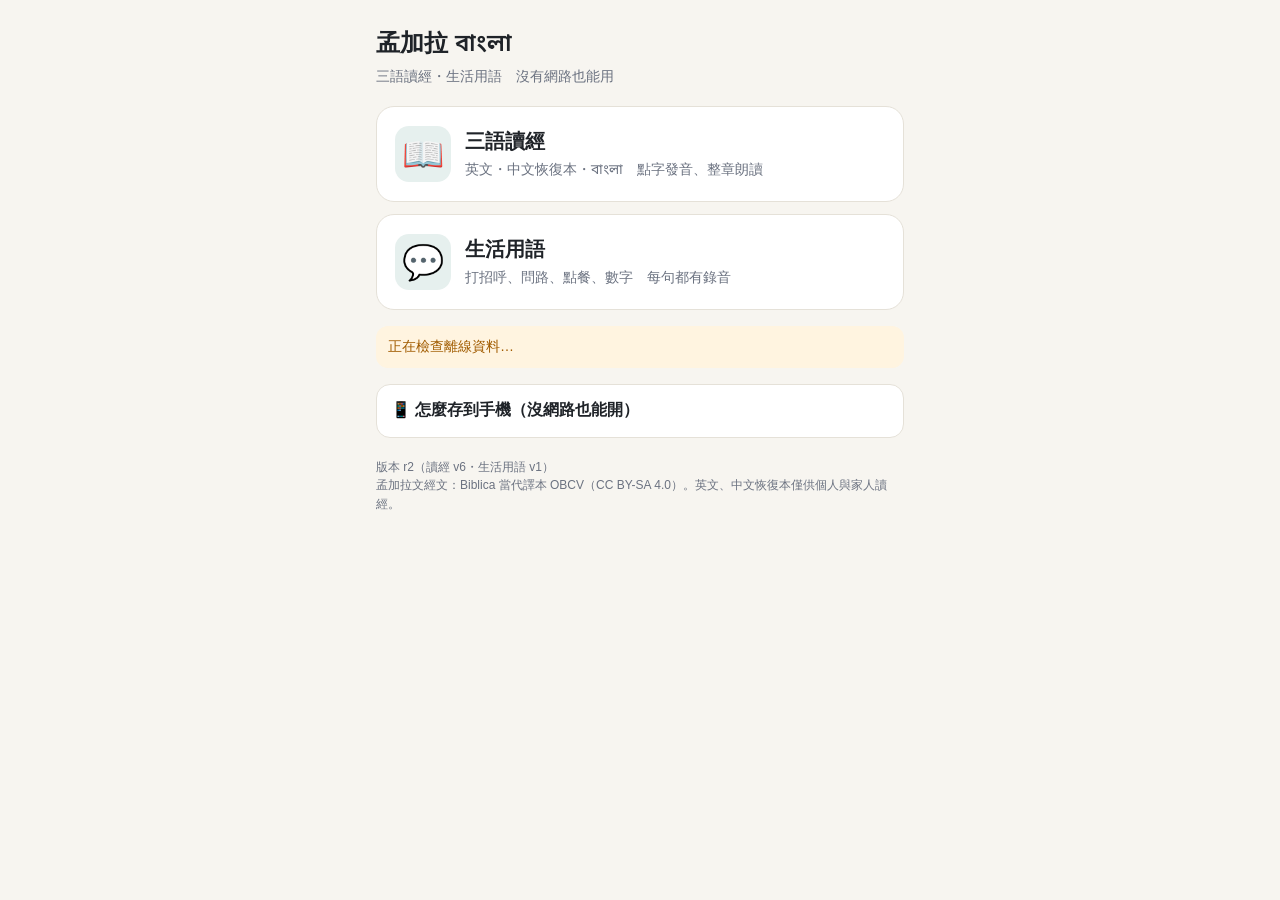
<file: index.html>
<!DOCTYPE html>
<html lang="zh-Hant">
<head>
<meta charset="utf-8">
<meta name="viewport" content="width=device-width,initial-scale=1,viewport-fit=cover">
<title>孟加拉：三語讀經・生活用語</title>
<link rel="manifest" href="manifest.webmanifest">
<link rel="apple-touch-icon" href="icons/apple-touch-icon.png">
<link rel="icon" href="icons/icon-192.png">
<meta name="apple-mobile-web-app-capable" content="yes">
<meta name="mobile-web-app-capable" content="yes">
<meta name="apple-mobile-web-app-title" content="孟加拉">
<meta name="theme-color" content="#1f4e4a">
<link rel="stylesheet" href="fonts/fonts.css">
<style>
:root{--bg:#f7f5f0;--card:#fff;--ink:#1f2328;--mute:#6b7280;--line:#e5e1d8;--acc:#1f4e4a;--acc2:#e6f0ee;--ok:#0f6b4f;--warn:#a15c00;--warnbg:#fff4e0}
@media (prefers-color-scheme:dark){:root{--bg:#16181b;--card:#1f2226;--ink:#ecebe8;--mute:#9aa0a6;--line:#30343a;--acc:#5cc3b0;--acc2:#1d3029;--ok:#5cc39b;--warn:#f0b35a;--warnbg:#2e2618}}
*{box-sizing:border-box}
body{margin:0;background:var(--bg);color:var(--ink);font-family:-apple-system,BlinkMacSystemFont,"PingFang TC","Noto Sans TC",sans-serif;line-height:1.55;-webkit-text-size-adjust:100%}
main{max-width:560px;margin:0 auto;padding:calc(20px + env(safe-area-inset-top)) 16px calc(24px + env(safe-area-inset-bottom))}
h1{font-size:24px;margin:4px 0 2px}
.sub{color:var(--mute);font-size:14px;margin:0 0 18px}
.bn{font-family:"Noto Sans Bengali",sans-serif}
a.big{display:flex;align-items:center;gap:14px;text-decoration:none;color:inherit;background:var(--card);border:1px solid var(--line);border-radius:18px;padding:18px;margin:12px 0;min-height:96px}
a.big:active{transform:scale(.99)}
a.big .ic{font-size:34px;width:56px;height:56px;border-radius:14px;background:var(--acc2);display:flex;align-items:center;justify-content:center;flex:none}
a.big b{display:block;font-size:20px}
a.big span.d{color:var(--mute);font-size:14px}
#st{border-radius:12px;padding:10px 12px;font-size:14px;margin:16px 0;background:var(--warnbg);color:var(--warn)}
#st.ok{background:var(--acc2);color:var(--ok)}
.bar{height:6px;background:var(--line);border-radius:3px;overflow:hidden;margin-top:6px}
.bar i{display:block;height:100%;background:var(--warn);width:0}
details{background:var(--card);border:1px solid var(--line);border-radius:14px;padding:4px 14px;margin:10px 0}
summary{min-height:44px;display:flex;align-items:center;font-weight:600;cursor:pointer}
details ol{padding-left:20px;margin:4px 0 12px}
details li{margin:4px 0}
.foot{color:var(--mute);font-size:12px;margin-top:20px}
</style>
</head>
<body>
<main>
  <h1>孟加拉 <span class="bn">বাংলা</span></h1>
  <p class="sub">三語讀經・生活用語　沒有網路也能用</p>

  <a class="big" href="bible/"><span class="ic">📖</span><span><b>三語讀經</b><span class="d">英文・中文恢復本・<span class="bn">বাংলা</span>　點字發音、整章朗讀</span></span></a>
  <a class="big" href="phrases/"><span class="ic">💬</span><span><b>生活用語</b><span class="d">打招呼、問路、點餐、數字　每句都有錄音</span></span></a>

  <div id="st">正在檢查離線資料…</div>

  <details>
    <summary>📱 怎麼存到手機（沒網路也能開）</summary>
    <p><b>iPhone（一定要用 Safari）</b></p>
    <ol>
      <li>用 Safari 打開這個網址</li>
      <li>按下方的「分享」<span aria-hidden="true">（方框加向上箭頭）</span></li>
      <li>往下滑，選「加入主畫面」→「加入」</li>
      <li>從主畫面的「孟加拉」圖示打開，等上面顯示「✓ 已可離線使用」</li>
    </ol>
    <p><b>Android（用 Chrome）</b></p>
    <ol>
      <li>用 Chrome 打開這個網址</li>
      <li>按右上角「⋮」→「加到主畫面」或「安裝應用程式」</li>
      <li>從主畫面的「孟加拉」圖示打開，等上面顯示「✓ 已可離線使用」</li>
    </ol>
    <p><b>出發前</b>：開飛航模式，從主畫面打開，各按一次 ▶ 確定有聲音。</p>
    <p><a href="install.html">完整安裝說明（可分享、可列印，附 QR code）→</a></p>
  </details>

  <p class="foot">版本 r2（讀經 v6・生活用語 v1）<br>孟加拉文經文：Biblica 當代譯本 OBCV（CC BY-SA 4.0）。英文、中文恢復本僅供個人與家人讀經。</p>
</main>
<script>
const st=document.getElementById('st');
function show(have,total){
  if(total&&have>=total){st.className='ok';st.innerHTML='✓ 已可離線使用（全部 '+total+' 個檔案都存在這支手機）';return true}
  st.className='';st.innerHTML='正在下載離線資料… '+have+' / '+(total||'?')+'<div class="bar"><i style="width:'+(total?Math.round(have/total*100):0)+'%"></i></div>請保持網路連線，下載完才能離線使用。';return false}
if(!('serviceWorker' in navigator)){st.textContent='這個瀏覽器不支援離線使用。iPhone 請用 Safari，Android 請用 Chrome。'}
else{
  navigator.serviceWorker.register('sw.js').catch(()=>{st.textContent='離線功能啟動失敗，請重新整理再試一次。'});
  if(navigator.storage&&navigator.storage.persist)navigator.storage.persist().catch(()=>{});
  navigator.serviceWorker.addEventListener('message',e=>{if(e.data&&e.data.type==='status'&&show(e.data.have,e.data.total))clearInterval(t)});
  const ask=()=>navigator.serviceWorker.getRegistration().then(r=>{const w=r&&(r.installing||r.waiting||r.active);if(w)w.postMessage('status')});
  const t=setInterval(ask,1000);ask();
}
</script>
</body>
</html>
</file>
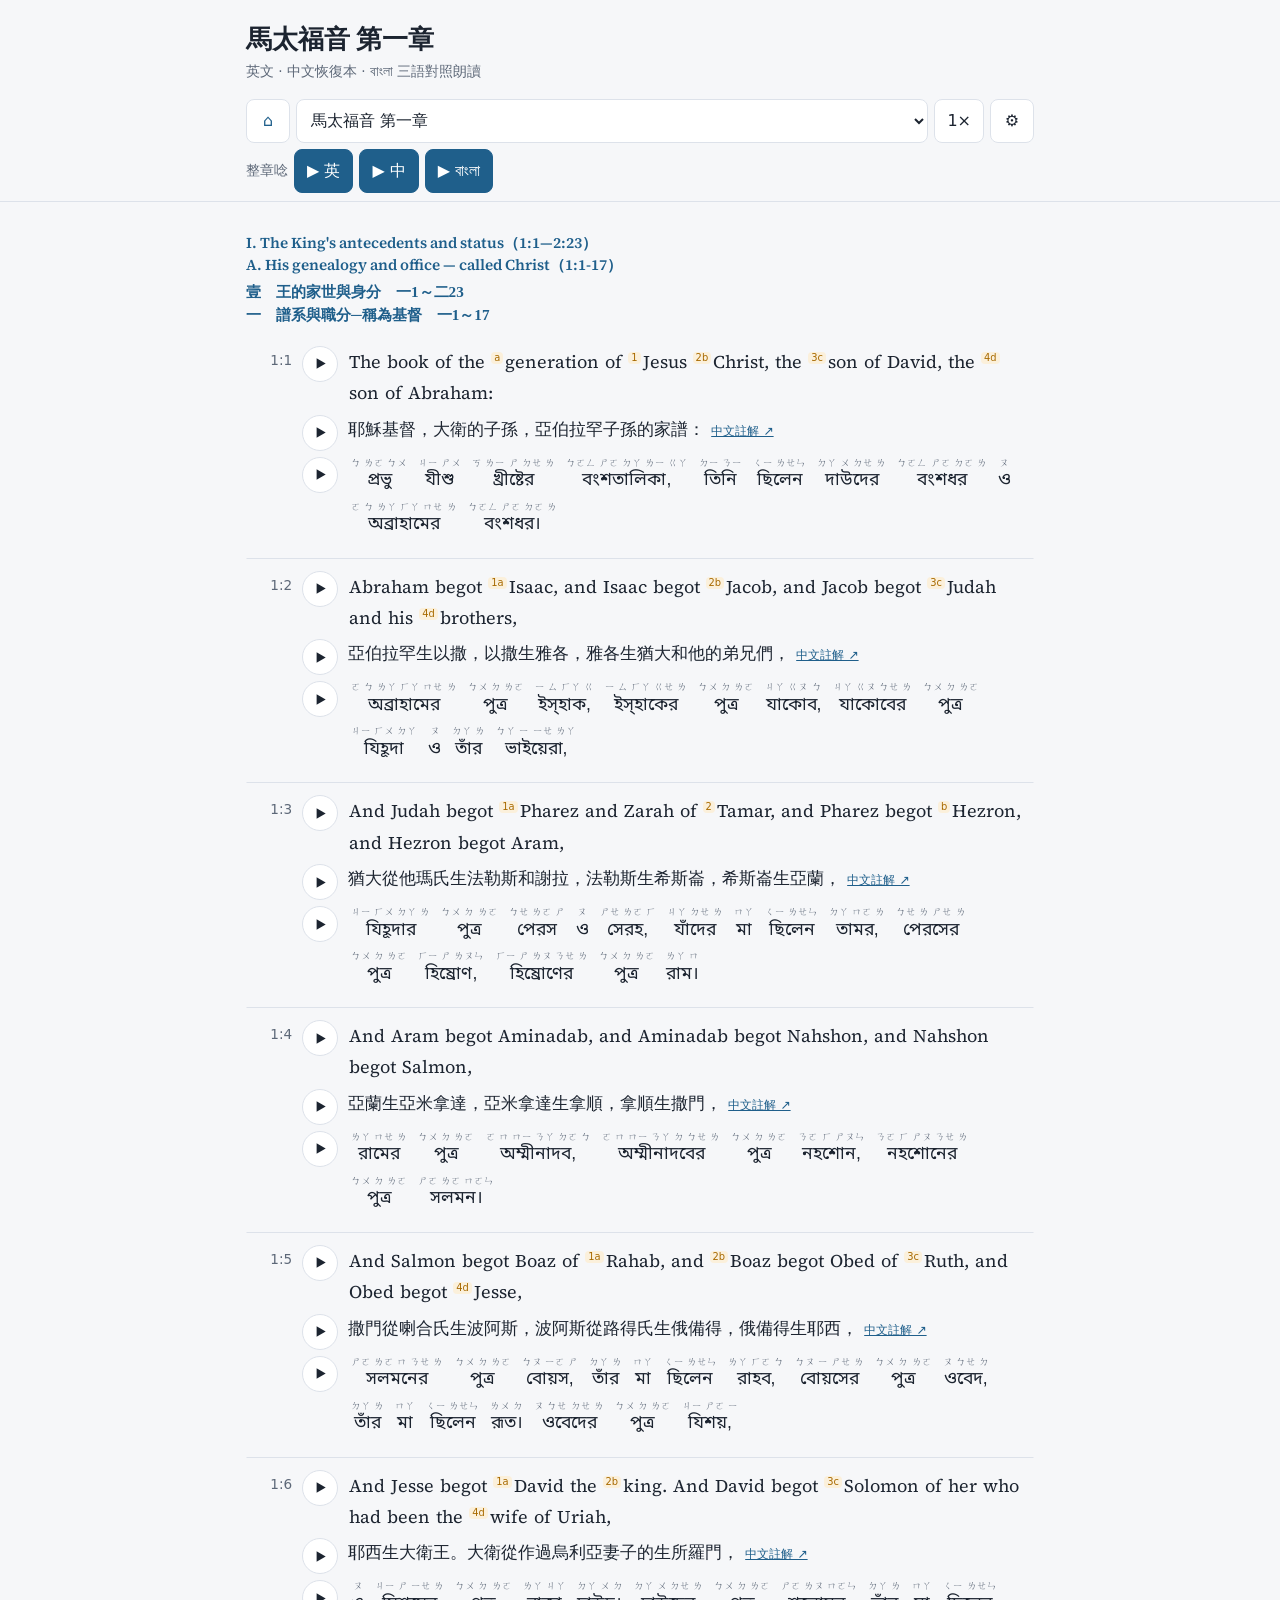
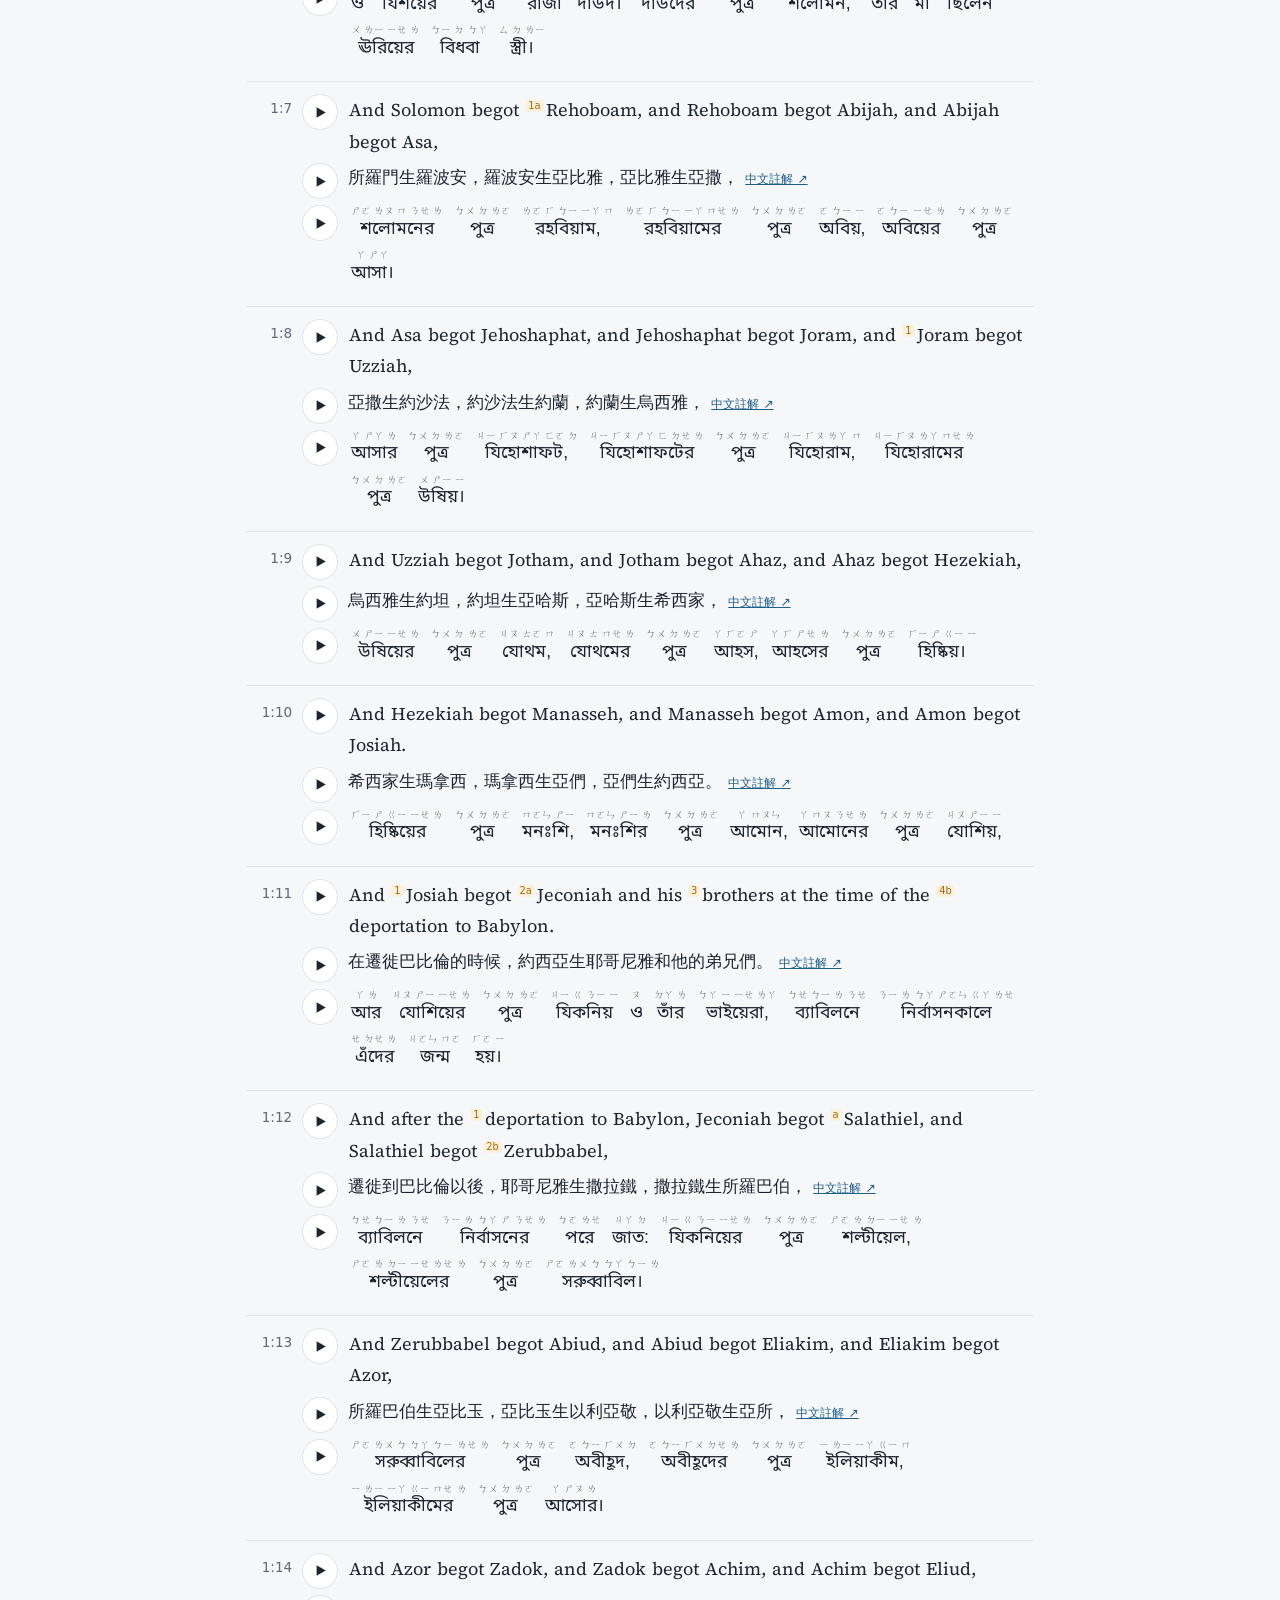
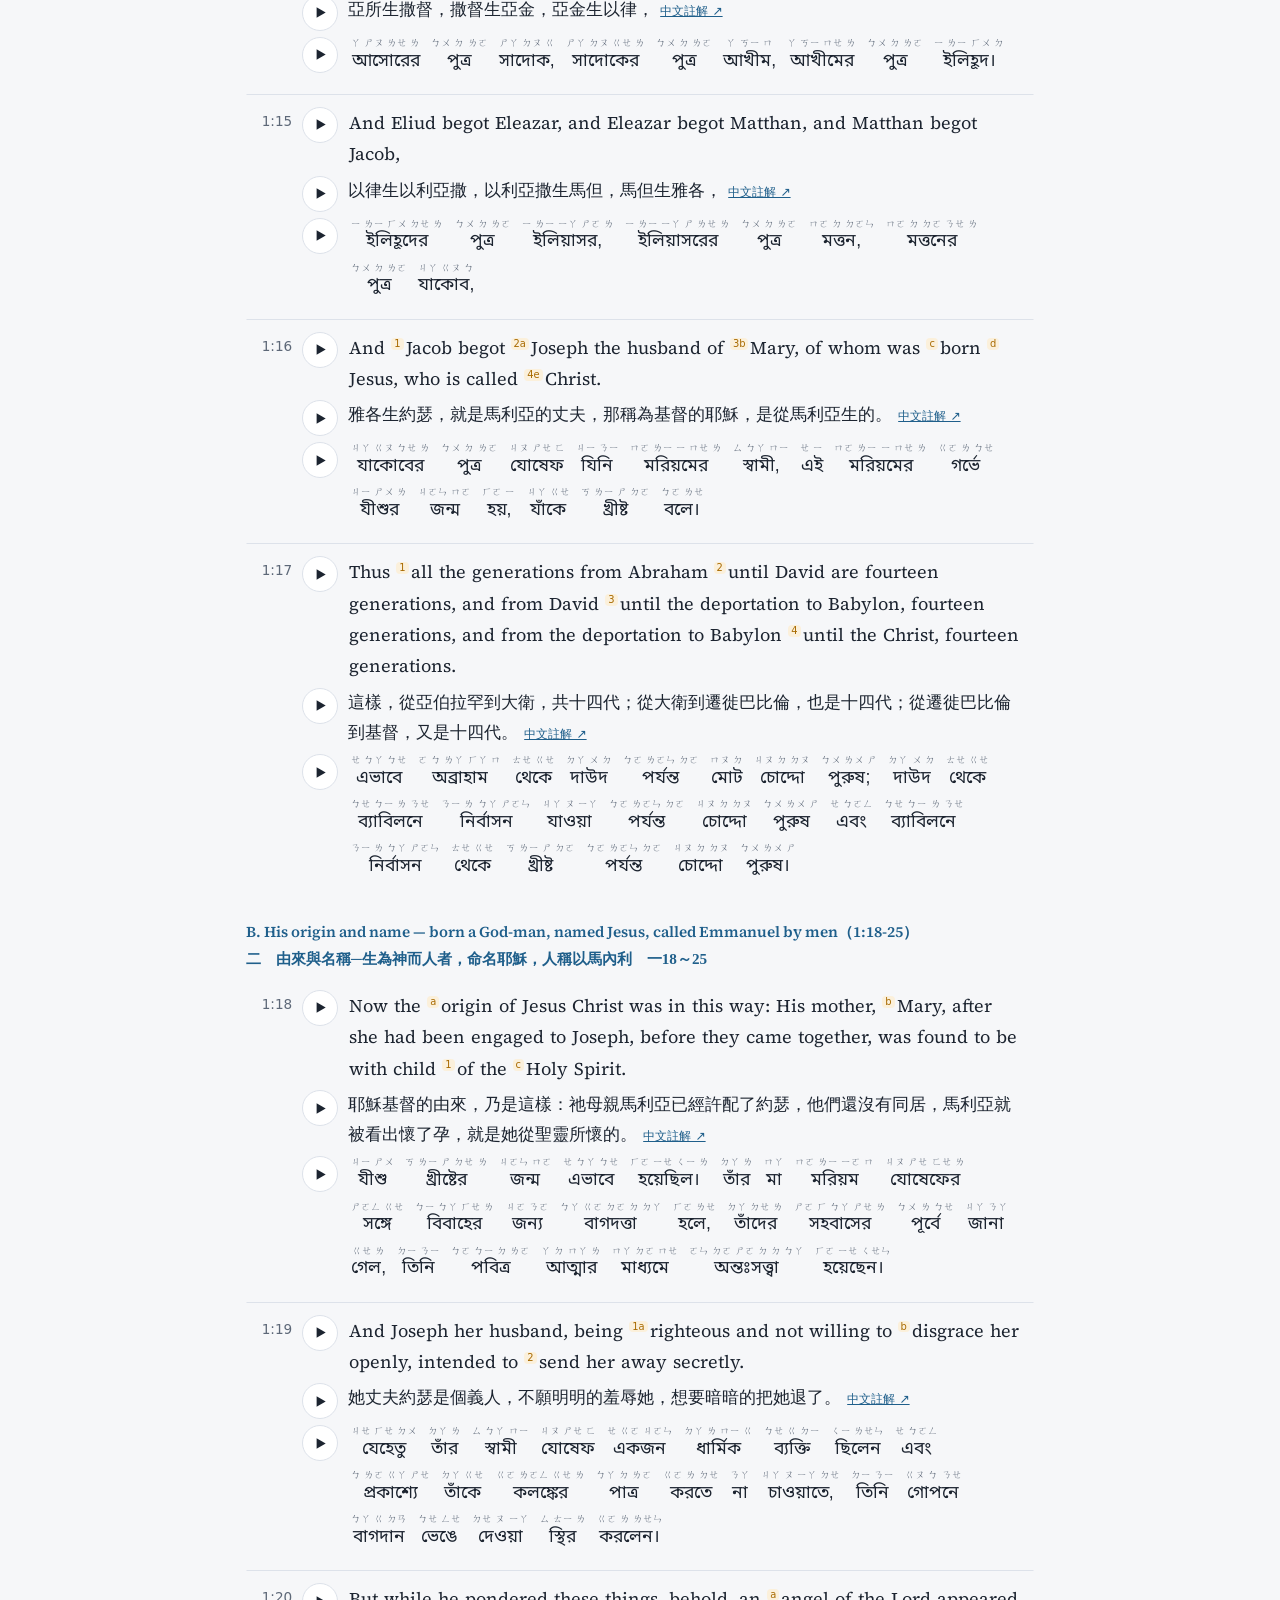
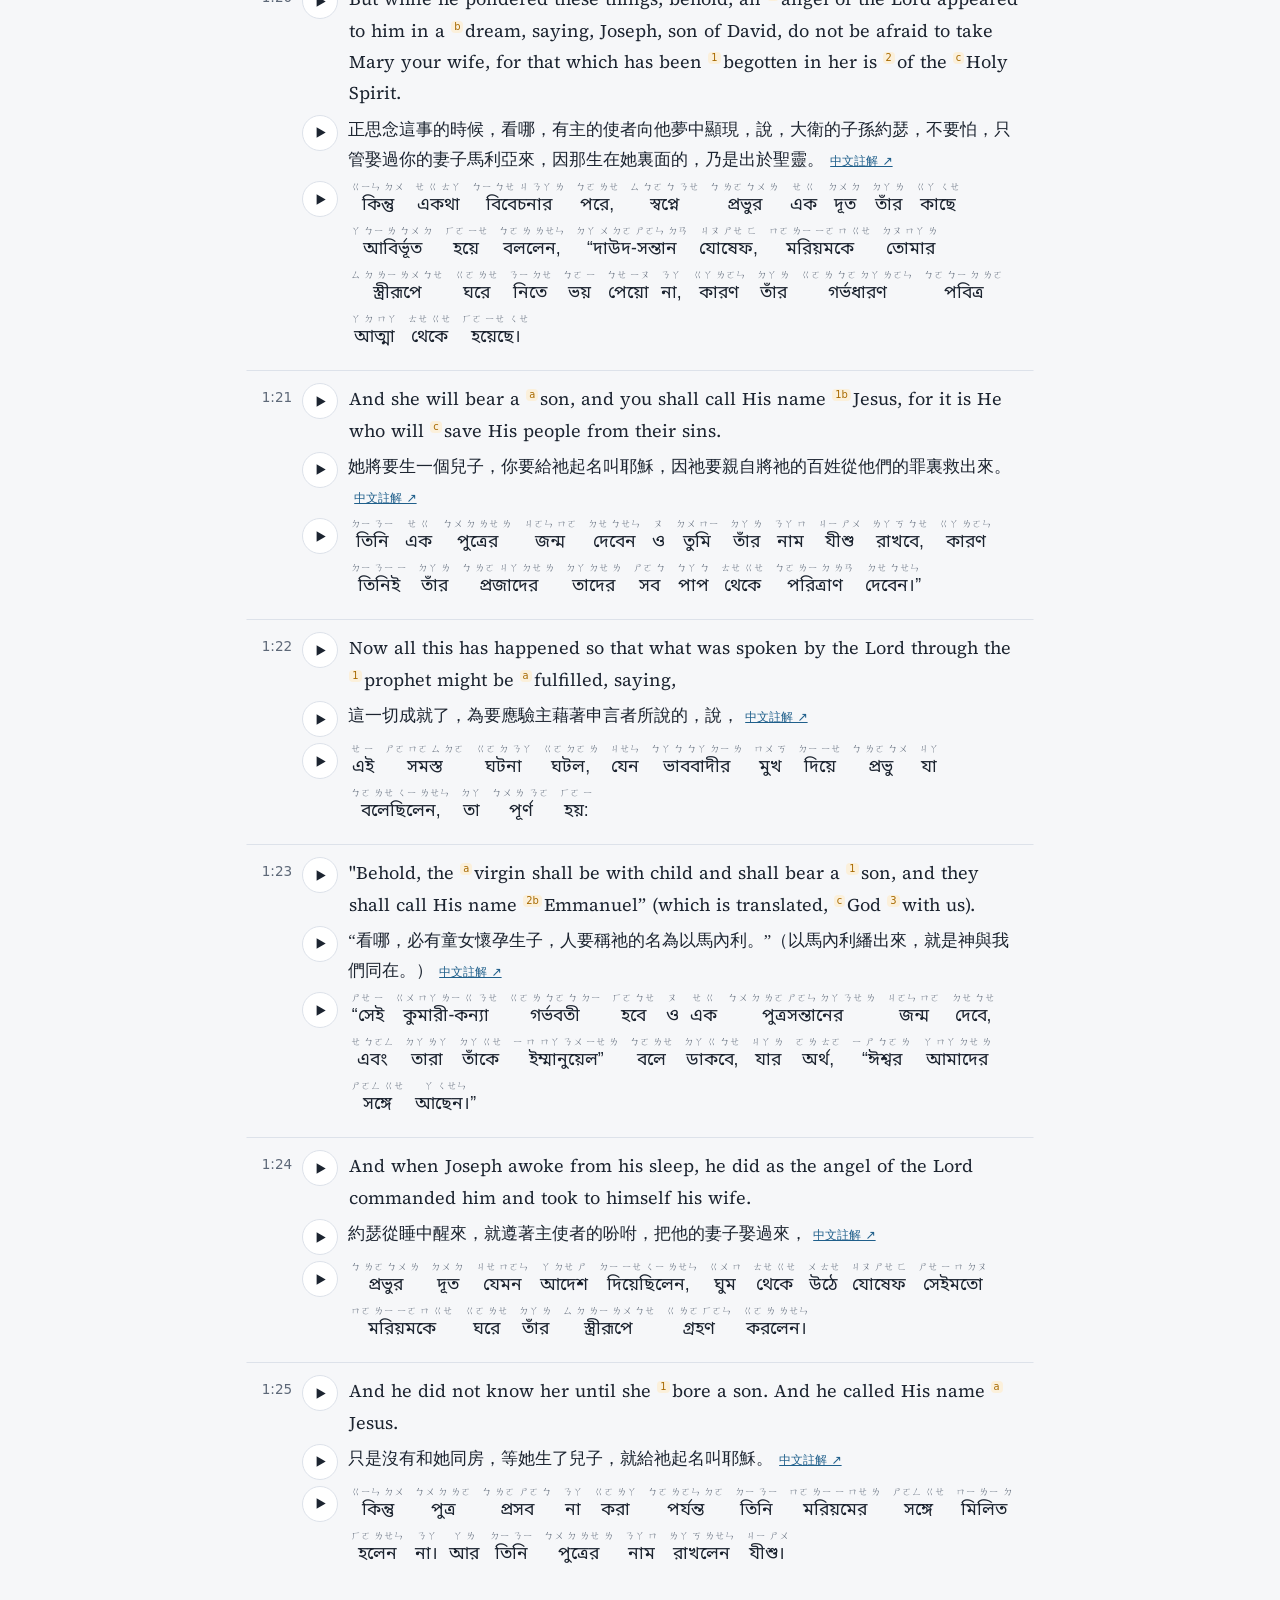
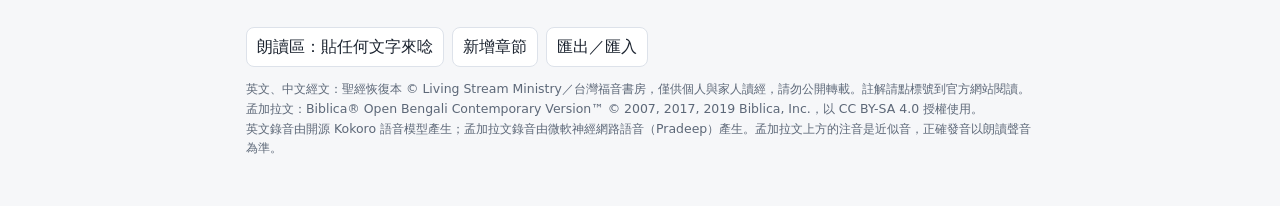
<file: bible/index.html>
<!DOCTYPE html>
<html lang="zh-Hant">
<head>
<meta charset="utf-8">
<meta name="viewport" content="width=device-width, initial-scale=1">
<title>三語聖經朗讀</title>
<link rel="manifest" href="../manifest.webmanifest">
<link rel="apple-touch-icon" href="../icons/apple-touch-icon.png">
<link rel="icon" href="../icons/icon-192.png">
<meta name="apple-mobile-web-app-capable" content="yes">
<meta name="mobile-web-app-capable" content="yes">
<meta name="apple-mobile-web-app-title" content="孟加拉">
<meta name="theme-color" content="#1f4e4a">
<link rel="stylesheet" href="../fonts/fonts.css">
<style>
/* Layout idea: a quiet reading column; each verse is one row with three stacked language lines, controls docked at top. */
:root {
  --paper: #f6f7f9;
  --sheet: #ffffff;
  --ink: #1c2430;
  --muted: #5d6878;
  --line: #dde2ea;
  --accent: #1f5f8b;
  --accent-soft: #e3eef6;
  --mark: #a86a00;
  --mark-soft: #fbf0db;
  --font-en: "Source Serif 4", Georgia, "Times New Roman", serif;
  --font-zh: "PingFang TC", "Noto Serif CJK TC", "Noto Sans CJK TC", "Microsoft JhengHei", serif;
  --font-ui: -apple-system, "PingFang TC", "Noto Sans CJK TC", "Microsoft JhengHei", system-ui, sans-serif;
  --font-bn: "Noto Sans Bengali", "Vrinda", "Shonar Bangla", sans-serif;
  color-scheme: light;
}
@media (prefers-color-scheme: dark) {
  :root:not([data-theme="light"]) {
    --paper: #11161d; --sheet: #18202a; --ink: #e4e9f0; --muted: #9aa6b6; --line: #2a3542;
    --accent: #7db4dd; --accent-soft: #1d3346; --mark: #e0a94a; --mark-soft: #3a2d14; color-scheme: dark;
  }
}
:root[data-theme="dark"] {
  --paper: #11161d; --sheet: #18202a; --ink: #e4e9f0; --muted: #9aa6b6; --line: #2a3542;
  --accent: #7db4dd; --accent-soft: #1d3346; --mark: #e0a94a; --mark-soft: #3a2d14; color-scheme: dark;
}
* { box-sizing: border-box; }
html, body { margin: 0; }
body { background: var(--paper); color: var(--ink); font-family: var(--font-ui); font-size: 16px; line-height: 1.6; }
button, select, input, textarea { font: inherit; color: inherit; }
button { cursor: pointer; }
:focus-visible { outline: 2px solid var(--accent); outline-offset: 2px; }
a { color: var(--accent); }

header.top { max-width: 820px; margin: 0 auto; padding: 20px 16px 8px; display: flex; flex-wrap: wrap; gap: 8px 16px; align-items: end; justify-content: space-between; }
header.top h1 { font-family: var(--font-zh); font-size: 1.6rem; margin: 0; text-wrap: balance; }
header.top .sub { color: var(--muted); font-size: .85rem; }
.chapsel { display: flex; gap: 8px; align-items: center; }
select, .btn, input[type=text], textarea { background: var(--sheet); border: 1px solid var(--line); border-radius: 8px; padding: 6px 10px; }
.btn { display: inline-flex; align-items: center; gap: 6px; white-space: nowrap; }
.btn:hover { border-color: var(--accent); }
.btn.primary { background: var(--accent); border-color: var(--accent); color: var(--sheet); }
.btn.on { background: var(--accent-soft); border-color: var(--accent); color: var(--accent); font-weight: 500; }
.btn.small { padding: 3px 8px; font-size: .85rem; }

.dock { position: sticky; top: 0; z-index: 20; background: color-mix(in srgb, var(--paper) 92%, transparent); backdrop-filter: blur(6px); border-bottom: 1px solid var(--line); }
.dock-in { max-width: 820px; margin: 0 auto; padding: 8px 16px; display: flex; flex-wrap: wrap; gap: 8px 14px; align-items: center; }
.group { display: flex; gap: 6px; align-items: center; flex-wrap: wrap; }
.group .lbl { font-size: .8rem; color: var(--muted); }
.status { font-size: .8rem; color: var(--muted); width: 100%; }
.status.warn { color: var(--mark); }

details.settings { max-width: 820px; margin: 10px auto 0; padding: 0 16px; }
details.settings summary { cursor: pointer; color: var(--accent); font-weight: 500; }
.panel { background: var(--sheet); border: 1px solid var(--line); border-radius: 12px; padding: 14px 16px; margin-top: 8px; display: grid; gap: 12px; }
.row { display: flex; flex-wrap: wrap; gap: 8px 12px; align-items: center; }
.row > .k { min-width: 6.5em; font-size: .9rem; color: var(--muted); }
.hint { font-size: .82rem; color: var(--muted); margin: 0; }

main { max-width: 820px; margin: 0 auto; padding: 8px 16px 40px; }
.heading { font-weight: 700; color: var(--accent); margin: 22px 0 6px; font-size: .95rem; display: grid; gap: 4px; line-height: 1.5; }
.heading .h-en { font-family: var(--font-en); font-weight: 600; }
.heading .h-zh { font-family: var(--font-zh); }
.verse { display: grid; grid-template-columns: 2.2em 1fr; gap: 0 10px; padding: 12px 10px; border-radius: 10px; border: 1px solid transparent; }
.verse + .verse { border-top-color: var(--line); border-radius: 0; }
.verse.playing { background: var(--accent-soft); border-color: var(--accent); border-radius: 10px; }
.vnum { font-variant-numeric: tabular-nums; color: var(--muted); font-size: .85rem; padding-top: 4px; text-align: right; }
.langs { display: grid; gap: 6px; }
.line { display: grid; grid-template-columns: 30px 1fr; gap: 6px; align-items: start; }
.play { width: 28px; height: 28px; border-radius: 50%; border: 1px solid var(--line); background: var(--sheet); display: grid; place-items: center; padding: 0; margin-top: 2px; }
.play:hover { border-color: var(--accent); color: var(--accent); }
.play svg { width: 12px; height: 12px; fill: currentColor; }
.t-en { font-family: var(--font-en); font-size: 1.12rem; line-height: 1.75; margin: 0; }
.t-zh { font-family: var(--font-zh); font-size: 1.05rem; line-height: 1.8; margin: 0; }
.t-bn { font-family: var(--font-bn); font-size: 1.1rem; line-height: 1.8; margin: 0; }
.t-bn.nozy { line-height: 1.8; }
.zhnote { font-family: var(--font-ui); font-size: .78rem; margin-left: 6px; white-space: nowrap; }
.w { cursor: pointer; border-radius: 4px; padding: 0 1px; transition: background .15s; }
.w:hover { background: var(--accent-soft); }
.w.say { background: var(--accent-soft); box-shadow: inset 0 -2px 0 var(--accent); }
.w.hl, .zs.hl { background: var(--mark-soft); box-shadow: inset 0 -2px 0 var(--mark); }
.zs { cursor: pointer; border-radius: 4px; }
.zs:hover { background: var(--accent-soft); }
.card { position: fixed; z-index: 35; left: 50%; transform: translateX(-50%); bottom: 12px; width: min(560px, calc(100% - 24px)); background: var(--sheet); border: 1px solid var(--mark); border-radius: 14px; padding: 12px 14px; box-shadow: 0 10px 30px rgb(0 0 0 / .18); display: none; gap: 6px; }
.card.open { display: grid; }
.card .head { display: flex; align-items: baseline; gap: 10px; padding-right: 30px; flex-wrap: wrap; }
.card .word { font-size: 1.2rem; font-weight: 700; }
.card .word.bn { font-family: var(--font-bn); }
.card .word.en { font-family: var(--font-en); }
.card .mean { color: var(--mark); font-weight: 500; }
.card .x { position: absolute; right: 10px; top: 6px; border: 0; background: none; font-size: 1.4rem; color: var(--muted); }
.card .rows { display: grid; grid-template-columns: auto 1fr; gap: 2px 10px; font-size: .92rem; }
.card .rows .k { color: var(--muted); }
.card .rows .bn { font-family: var(--font-bn); }
.card .rows .none { color: var(--muted); }
.card .note { font-size: .85rem; color: var(--muted); margin: 0; }
.card .tools { display: flex; gap: 8px; flex-wrap: wrap; }
.card .mini { border: 1px solid var(--line); background: var(--sheet); border-radius: 6px; padding: 0 6px; font-size: .8rem; margin-left: 4px; }
[hidden] { display: none !important; }
.bnw { display: inline-flex; flex-direction: column-reverse; align-items: center; vertical-align: bottom; line-height: 1.5; margin: 0 2px 6px; }
.bnw .zy { font-family: var(--font-ui); font-size: .55em; color: var(--muted); white-space: nowrap; line-height: 1.2; }
.nozy .bnw .zy { display: none; }
body.zyedit .t-bn .zy { color: var(--mark); text-decoration: underline dotted; }
.zy.custom { color: var(--mark); }
.fn { font-family: var(--font-ui); font-size: .62rem; vertical-align: super; line-height: 1; border: 0; background: var(--mark-soft); color: var(--mark); border-radius: 4px; padding: 1px 3px; margin: 0 1px; }
.fn.has { background: var(--mark); color: var(--sheet); }
.hide-en .l-en, .hide-zh .l-zh, .hide-bn .l-bn { display: none; }

footer { max-width: 820px; margin: 0 auto; padding: 0 16px 48px; display: grid; gap: 12px; }
.tools { display: flex; flex-wrap: wrap; gap: 8px; }
.credits { font-size: .78rem; color: var(--muted); line-height: 1.6; }

/* sheets */
.sheet-bg { position: fixed; inset: 0; background: rgb(0 0 0 / .35); z-index: 40; display: none; }
.sheet { position: fixed; z-index: 41; left: 50%; transform: translateX(-50%); bottom: 0; width: min(720px, 100%); max-height: 86%; overflow: auto; background: var(--sheet); border-radius: 16px 16px 0 0; border: 1px solid var(--line); padding: 16px; display: none; box-shadow: 0 -8px 30px rgb(0 0 0 / .15); }
.sheet.open, .sheet-bg.open { display: block; }
.sheet h2 { font-size: 1.1rem; margin: 0 0 8px; padding-right: 40px; }
.sheet .x { position: absolute; right: 12px; top: 10px; border: 0; background: none; font-size: 1.5rem; line-height: 1; color: var(--muted); }
.sheet textarea { width: 100%; min-height: 120px; resize: vertical; }
.sheet .stack { display: grid; gap: 10px; }
.reader { display: grid; gap: 8px; border: 1px solid var(--line); border-radius: 10px; padding: 10px; background: var(--paper); }
.reader .sent { display: grid; grid-template-columns: 30px 1fr; gap: 6px; }
.reader .sent.playing { background: var(--accent-soft); border-radius: 6px; }
.reader p { margin: 0; }
.pop { position: fixed; z-index: 50; background: var(--sheet); border: 1px solid var(--accent); border-radius: 10px; padding: 10px; display: none; gap: 8px; box-shadow: 0 8px 24px rgb(0 0 0 / .2); width: 260px; }
.pop.open { display: grid; }
.pop .bnword { font-family: var(--font-bn); font-size: 1.2rem; }
.toast { position: fixed; left: 50%; bottom: 20px; transform: translateX(-50%); background: var(--ink); color: var(--paper); padding: 8px 14px; border-radius: 8px; font-size: .9rem; z-index: 60; display: none; max-width: 90%; }
.toast.open { display: block; }
@media (max-width: 480px) {
  .verse { grid-template-columns: 1.6em 1fr; padding: 10px 4px; }
  .t-en { font-size: 1.05rem; }
}
@media (prefers-reduced-motion: reduce) { * { transition: none !important; scroll-behavior: auto !important; } }

/* 試改版：精簡頂部、大按鈕 */
.dock-in{flex-direction:column;align-items:stretch;gap:6px}
.drow{display:flex;gap:6px;align-items:center;flex-wrap:wrap}
.drow #chapter{flex:1;min-width:0;height:44px;font-size:16px}
.btn.dk{min-height:44px;min-width:44px;justify-content:center;padding:0 12px}
.btn.pa{background:var(--accent);border-color:var(--accent);color:var(--sheet)}
.drow .lbl{font-size:.85rem;color:var(--muted)}
#zyExit{display:none;border-color:var(--mark);color:var(--mark);background:var(--mark-soft)}
body.zyedit #zyExit{display:inline-flex}
#viewSheet .srow{display:flex;flex-wrap:wrap;gap:8px;align-items:center;padding:10px 0;border-bottom:1px solid var(--line)}
#viewSheet .srow .k{width:100%;font-size:.85rem;color:var(--muted)}
.btn.tg{min-height:44px}
.btn.tg.on::before{content:"✓"}
#viewSheet details.settings{padding:0;margin:4px 0 0}
#viewSheet details.settings summary{min-height:44px;display:flex;align-items:center}
.line{grid-template-columns:40px 1fr}
.play{width:36px;height:36px;position:relative;margin-top:0}
.play::after{content:"";position:absolute;inset:-4px}
.play svg{width:13px;height:13px}
.fn{position:relative}.fn::after{content:"";position:absolute;inset:-8px -4px}
.card .x,.sheet .x{width:44px;height:44px}
</style>
</head>
<body>
<header class="top">
  <div>
    <h1 id="title">馬太福音 第一章</h1>
    <div class="sub">英文 · 中文恢復本 · বাংলা 三語對照朗讀</div>
  </div>
</header>

<div class="dock">
  <div class="dock-in">
    <div class="drow">
      <a class="btn dk" href="../" aria-label="回首頁" style="text-decoration:none">⌂</a>
      <select id="chapter" aria-label="章節"></select>
      <button class="btn dk" id="rateBtn" aria-label="速度">1×</button>
      <button class="btn dk" id="gearBtn" aria-label="顯示與設定">⚙</button>
    </div>
    <div class="drow" role="group" aria-label="整章朗讀">
      <span class="lbl">整章唸</span>
      <button class="btn dk pa" data-readall="en">▶ 英</button>
      <button class="btn dk pa" data-readall="zh">▶ 中</button>
      <button class="btn dk pa" data-readall="bn">▶ বাংলা</button>
      <button class="btn dk" id="pauseBtn" hidden>暫停</button>
      <button class="btn dk" id="stopBtn" hidden>停止</button>
    </div>
    <button class="btn dk" id="zyExit">改注音模式中，按這裡離開</button>
  </div>
</div>

<section class="sheet" id="viewSheet" aria-labelledby="viewTitle">
  <button class="x" data-close aria-label="關閉">×</button>
  <h2 id="viewTitle">顯示與設定</h2>
  <div class="stack">
    <div class="srow"><span class="k">顯示語言</span>
      <button class="btn tg" data-show="en">英文</button>
      <button class="btn tg" data-show="zh">中文</button>
      <button class="btn tg" data-show="bn">বাংলা</button>
    </div>
    <div class="srow"><span class="k">輔助</span>
      <button class="btn tg" id="zyBtn">孟加拉文注音</button>
      <button class="btn tg" id="cardBtn">點字顯示意思卡</button>
    </div>
    <div class="srow"><span class="k">朗讀</span>
      <button class="btn tg" id="contBtn">按某節 ▶ 會接著唸到最後</button>
    </div>
    <div class="srow"><span class="k">速度</span>
      <button class="btn tg" data-rate="0.5">0.5×</button>
      <button class="btn tg" data-rate="0.75">0.75×</button>
      <button class="btn tg" data-rate="1">1×</button>
    </div>
    <details class="settings" id="settingsBox">
      <summary>進階：聲音與編輯</summary>
      <div class="panel">
        <div class="row"><span class="k">英文聲音</span>
          <select id="srcEn">
            <option value="auto">自動（最好的那個）</option>
            <option value="rec">預錄的聲音</option>
            <option value="browser">瀏覽器語音</option>
          </select>
        </div>
        <div class="row"><span class="k">中文、孟加拉文聲音</span>
          <select id="srcOther">
            <option value="auto">自動（最好的那個）</option>
            <option value="rec">預錄的聲音</option>
            <option value="browser">瀏覽器語音</option>
          </select>
        </div>
        <p class="hint" id="voiceInfo"></p>
        <div class="row" hidden><span class="k">儲存位置</span>
          <label><input type="radio" name="scope" value="private" id="scopePrivate"> 私人</label>
          <label><input type="radio" name="scope" value="group" id="scopeGroup"> 群組</label>
          <input type="text" id="groupCode" placeholder="群組代碼，例如 lee-family-77" size="20" aria-label="群組代碼">
          <button class="btn small" id="applyScope">套用</button>
        </div>
        <p class="hint" hidden>私人：只有你看得到你貼的註解和改的注音。群組：輸入同一個代碼的人共用一份。代碼只能用英文字母、數字和 - 號，知道代碼的人都能看、能改，只給家人。</p>
        <p class="status" id="status">載入中…</p>
        <p class="hint">版本：讀經 v6（離線版，r2）</p>
        <div class="row"><span class="k">注音</span>
          <button class="btn small" id="zyEditBtn">編輯注音：關</button>
          <button id="zyEditTop" hidden></button>
          <span class="hint">打開後，點孟加拉文的字就能改它上面的注音。改過的會變成橘色。</span>
        </div>
        <div class="row"><span class="k">這一章</span>
          <button class="btn small" id="delChapter" hidden>刪除這章</button>
          <span class="hint">只有自己新增的章節可以刪除。</span>
        </div>
      </div>
    </details>
  </div>
</section>

<main id="verses" aria-live="off"></main>

<footer>
  <div class="tools">
    <button class="btn" id="openReader">朗讀區：貼任何文字來唸</button>
    <button class="btn" id="openAdd">新增章節</button>
    <button class="btn" id="openData">匯出／匯入</button>
  </div>
  <div class="credits" id="credits">
    英文、中文經文：聖經恢復本 © Living Stream Ministry／台灣福音書房，僅供個人與家人讀經，請勿公開轉載。註解請點標號到官方網站閱讀。<br>
    孟加拉文：Biblica® Open Bengali Contemporary Version™ © 2007, 2017, 2019 Biblica, Inc.，以 CC BY-SA 4.0 授權使用。<br>
    英文錄音由開源 Kokoro 語音模型產生；孟加拉文錄音由微軟神經網路語音（Pradeep）產生。孟加拉文上方的注音是近似音，正確發音以朗讀聲音為準。
  </div>
</footer>

<!-- note sheet -->
<div class="sheet-bg" id="sheetBg"></div>
<section class="sheet" id="noteSheet" aria-labelledby="noteTitle">
  <button class="x" data-close aria-label="關閉">×</button>
  <h2 id="noteTitle">註解</h2>
  <div class="stack" id="noteBody"></div>
</section>

<section class="sheet" id="readerSheet" aria-labelledby="readerTitle">
  <button class="x" data-close aria-label="關閉">×</button>
  <h2 id="readerTitle">朗讀區</h2>
  <div class="stack">
    <p class="hint">貼上英文、中文或孟加拉文，按「變成可點的文字」。英文和孟加拉文可以點單字發音，每句旁邊的按鈕唸整句。</p>
    <textarea id="readerInput" placeholder="在這裡貼上文字"></textarea>
    <div class="row">
      <select id="readerLang" aria-label="語言">
        <option value="auto">自動判斷語言</option>
        <option value="en">英文</option>
        <option value="zh">中文</option>
        <option value="bn">孟加拉文</option>
      </select>
      <button class="btn primary" id="readerGo">變成可點的文字</button>
    </div>
    <div id="readerOut"></div>
  </div>
</section>

<section class="sheet" id="addSheet" aria-labelledby="addTitle">
  <button class="x" data-close aria-label="關閉">×</button>
  <h2 id="addTitle">新增章節</h2>
  <div class="stack">
    <p class="hint">每節前面要有「章:節」，例如 2:1。英文可以直接從 bibleread.online 複製，註解標號會自動保留。孟加拉文可以每行一節，或在行首寫節數。自己加的章節用瀏覽器或 Claude 的聲音朗讀；想要真人感錄音，請把經文貼給 Claude 幫你加。</p>
    <label for="addName">章節名稱</label>
    <input type="text" id="addName" placeholder="例如：馬太福音 第二章">
    <label for="addEn">英文</label>
    <textarea id="addEn" placeholder="2:1 Now when Jesus was born…"></textarea>
    <label for="addZh">中文（可以不填）</label>
    <textarea id="addZh" placeholder="2:1 當希律王的時候…"></textarea>
    <label for="addBn">孟加拉文（可以不填）</label>
    <textarea id="addBn" placeholder="১ …"></textarea>
    <div class="row"><button class="btn primary" id="addSave">儲存章節</button><span class="hint" id="addMsg"></span></div>
  </div>
</section>

<section class="sheet" id="dataSheet" aria-labelledby="dataTitle">
  <button class="x" data-close aria-label="關閉">×</button>
  <h2 id="dataTitle">匯出／匯入</h2>
  <div class="stack">
    <p class="hint">匯出：把你貼的註解、改過的注音、自己加的章節變成一段文字，複製後可以傳到別台裝置或給家人。匯入：把那段文字貼進下面，按「匯入」，會加進目前的儲存位置。</p>
    <div class="row"><button class="btn" id="exportBtn">匯出並複製</button><button class="btn" id="importBtn">匯入</button></div>
    <textarea id="dataBox" placeholder="匯出的文字會出現在這裡；要匯入就把文字貼在這裡"></textarea>
  </div>
</section>

<div class="pop" id="zyPop" role="dialog" aria-label="編輯注音">
  <div class="bnword" id="zyWord"></div>
  <input type="text" id="zyInput" aria-label="注音">
  <div class="row">
    <button class="btn small primary" id="zySave">儲存</button>
    <button class="btn small" id="zyReset">還原預設</button>
    <button class="btn small" id="zyCancel">取消</button>
  </div>
  <p class="hint" id="zyDefault"></p>
</div>
<div class="toast" id="toast"></div>
<section class="card" id="card" aria-live="polite">
  <button class="x" id="cardClose" aria-label="關閉">×</button>
  <div class="head"><span class="word" id="cardWord"></span><span class="mean" id="cardMean"></span></div>
  <div class="rows" id="cardRows"></div>
  <p class="note" id="cardNote"></p>
  <div class="tools"><button class="btn small" id="cardEdit">改意思</button></div>
  <div class="row" id="cardEditRow" hidden><input type="text" id="cardInput" aria-label="意思"><button class="btn small primary" id="cardSave">儲存</button><button class="btn small" id="cardReset">還原</button></div>
</section>

<script>
// Shared logic: parsing pasted scripture + Bengali → 注音 approximation.
// Works in browser (window.Core) and in node (module.exports).
(function (root) {
  'use strict';

  // ---------- English ----------
  // Splits "1:1 text 1:2 text" (newlines optional). Returns [{n, text}]
  function splitVerses(raw) {
    const re = /(?:^|\s)(\d{1,3}):(\d{1,3})\s+/g;
    const marks = [];
    let m;
    while ((m = re.exec(raw))) marks.push({ ch: +m[1], n: +m[2], start: m.index, after: re.lastIndex });
    const out = [];
    for (let i = 0; i < marks.length; i++) {
      const end = i + 1 < marks.length ? marks[i + 1].start : raw.length;
      out.push({ ch: marks[i].ch, n: marks[i].n, text: raw.slice(marks[i].after, end).trim() });
    }
    return out;
  }

  function wordKey(t) {
    return t.toLowerCase().replace(/[’']/g, "'").replace(/[^a-z']/g, '').replace(/^'+|'+$/g, '');
  }

  // Parse one English verse text with optional markdown footnote markers [label](url)
  function parseEnVerse(text) {
    text = text.replace(/''/g, '”').replace(/\s+/g, ' ').trim();
    const words = [];
    let pending = [];
    const re = /\[([^\]]+)\]\(([^)]+)\)|(\S+?)(?=\s|\[|$)|\s+/g;
    let m;
    while ((m = re.exec(text))) {
      if (m[1] !== undefined) { pending.push({ label: m[1], url: m[2] }); continue; }
      if (m[3] !== undefined) {
        const t = m[3];
        if (words.length && !pending.length && !/\s$/.test(text.slice(0, m.index)) && m.index > 0 && text[m.index - 1] !== ' ' && text[m.index - 1] !== ')') {
          // glue to previous token (shouldn't normally happen)
          words[words.length - 1].t += t;
        } else {
          words.push({ t, k: wordKey(t), notes: pending });
        }
        pending = [];
      }
    }
    const plain = words.map(w => w.t).join(' ');
    return { words, plain };
  }

  // Outline lines (e.g. "C. His youth…", "2:1-23", "vv. 1-12") become headings before the next verse.
  function parseEnglish(raw) {
    const lines = raw.split(/\n/);
    const verseLines = []; const headings = {}; let pend = [];
    if (lines.length > 1) {
      for (let l of lines) {
        l = l.trim(); if (!l) continue;
        const vm = l.match(/^(\d{1,3}):(\d{1,3})\s+/);
        if (vm) { if (pend.length) { headings[+vm[2]] = pend.join('\n'); pend = []; } verseLines.push(l); continue; }
        if (!verseLines.length && !pend.length && !/[A-Za-z]/.test(l)) continue;
        const range = /^(?:vv?\.\s*)?\d{1,3}(?::\d{1,3})?(?:\s*[-–—]\s*\d{1,3}(?::\d{1,3})?)?$/i.test(l);
        if (range && pend.length) pend[pend.length - 1] += '（' + l + '）';
        else if (verseLines.length && !pend.length && !/^([A-Za-z]|[IVX]+|\d+)[.)]\s/.test(l)) verseLines[verseLines.length - 1] += ' ' + l; // wrapped verse text
        else pend.push(l);
      }
    }
    const src = verseLines.length ? verseLines.join('\n') : raw;
    const out = splitVerses(src).map(v => Object.assign({ n: v.n, ch: v.ch }, parseEnVerse(v.text)));
    out.headings = headings;
    return out;
  }

  // ---------- Chinese ----------
  function fmtZhHeading(h) {
    h = h.replace(/^第[一二三四五六七八九十百零]+章\s*/, '').trim();
    return h.split(/\s+(?=(?:[一二三四五六七八九十壹貳參肆伍陸柒捌玖拾]+|\d+|[a-h]|（[一二三四五六七八九十]+）)　)/).map(x => x.trim()).filter(Boolean).join('\n');
  }
  function parseChinese(raw) {
    const vs = splitVerses(raw);
    const out = [];
    const headings = {};
    if (vs.length) {
      const first = raw.search(/(?:^|\s)\d{1,3}:\d{1,3}\s/);
      const pre = first > 0 ? raw.slice(0, first).trim() : '';
      if (pre) { const h = fmtZhHeading(pre); if (h) headings[vs[0].n] = h; }
    }
    for (let i = 0; i < vs.length; i++) {
      let t = vs[i].text;
      // outline heading after the verse's last punctuation belongs before the next verse
      const hm = t.match(/^([\s\S]*?[。，；：！？、」』”）\)])\s+((?:[一二三四五六七八九十壹貳參肆伍陸柒捌玖拾]+|\d+|[a-h]|（[一二三四五六七八九十]+）)　[\s\S]*)$/);
      if (hm && i + 1 < vs.length) {
        t = hm[1];
        headings[vs[i + 1].n] = fmtZhHeading(hm[2]);
      }
      out.push({ n: vs[i].n, ch: vs[i].ch, text: t.trim() });
    }
    return { verses: out, headings };
  }
  // ---------- Bengali ----------
  const BN_DIGITS = '০১২৩৪৫৬৭৮৯';
  function bnToAsciiDigits(s) { return s.replace(/[০-৯]/g, d => BN_DIGITS.indexOf(d)); }

  // Accepts: one verse per line (no numbers), or lines starting with "1", "১", "1:1"
  function parseBengali(raw) {
    const lines = raw.split(/\n+/).map(l => l.trim()).filter(Boolean);
    const out = [];
    let auto = 1;
    for (const l of lines) {
      const a = bnToAsciiDigits(l);
      const m = a.match(/^(?:\d{1,3}:)?(\d{1,3})[\s.)]+(.*)$/);
      if (m) { out.push({ n: +m[1], text: l.slice(l.length - m[2].length).trim() }); auto = +m[1] + 1; }
      else out.push({ n: auto++, text: l });
    }
    return out;
  }

  function bnTokens(text) {
    // returns [{t, core}] core = word without punctuation (for 注音 / speaking)
    return text.split(/\s+/).filter(Boolean).map(t => ({
      t,
      core: t.replace(/[“”"‘’'(),.;:!?।৷\-–—]/g, '').replace(/‌|‍/g, '')
    }));
  }

  // --- Bengali → 注音 (approximate, rule-based) ---
  const C = {
    'ক': 'ㄍ', 'খ': 'ㄎ', 'গ': 'ㄍ', 'ঘ': 'ㄍ', 'ঙ': 'ㄥ',
    'চ': 'ㄐ', 'ছ': 'ㄑ', 'জ': 'ㄐ', 'ঝ': 'ㄐ', 'ঞ': 'ㄋ',
    'ট': 'ㄉ', 'ঠ': 'ㄊ', 'ড': 'ㄉ', 'ঢ': 'ㄉ', 'ণ': 'ㄋ',
    'ত': 'ㄉ', 'থ': 'ㄊ', 'দ': 'ㄉ', 'ধ': 'ㄉ', 'ন': 'ㄋ',
    'প': 'ㄅ', 'ফ': 'ㄈ', 'ব': 'ㄅ', 'ভ': 'ㄅ', 'ম': 'ㄇ',
    'য': 'ㄐ', 'র': 'ㄌ', 'ল': 'ㄌ', 'শ': 'ㄕ', 'ষ': 'ㄕ', 'স': 'ㄕ', 'হ': 'ㄏ',
    'R': 'ㄌ', 'Q': 'ㄌ', 'Y': 'ㄧ', '\u09CE': 'ㄉ'
  };
  // precomposed nukta forms
  const NUKTA = [['\u09DC', 'R'], ['\u09DD', 'Q'], ['\u09DF', 'Y'], ['\u09A1\u09BC', 'R'], ['\u09A2\u09BC', 'Q'], ['\u09AF\u09BC', 'Y']];
  const V_IND = { 'অ': 'ㄛ', 'আ': 'ㄚ', 'ই': 'ㄧ', 'ঈ': 'ㄧ', 'উ': 'ㄨ', 'ঊ': 'ㄨ', 'ঋ': 'ㄌㄧ', 'এ': 'ㄝ', 'ঐ': 'ㄛㄧ', 'ও': 'ㄡ', 'ঔ': 'ㄡㄨ' };
  const V_SIGN = { 'া': 'ㄚ', 'ি': 'ㄧ', 'ী': 'ㄧ', 'ু': 'ㄨ', 'ূ': 'ㄨ', 'ৃ': 'ㄌㄧ', 'ে': 'ㄝ', 'ৈ': 'ㄛㄧ', 'ো': 'ㄡ', 'ৌ': 'ㄡㄨ' };
  const HAS = '্';

  // Turn a Bengali word into a list of units: {c:consonant|null, v:vowelZhuyin|null|'INH', conj:boolean}
  function bnUnits(word) {
    for (const [a, b] of NUKTA) word = word.split(a).join(b);
    word = word.replace(/[‌‍]/g, '');
    const chars = Array.from(word);
    const units = [];
    for (let i = 0; i < chars.length; i++) {
      const ch = chars[i];
      if (C[ch] !== undefined) {
        const u = { c: ch, v: 'INH', conjNext: false, conjPrev: false };
        const nx = chars[i + 1];
        if (nx === HAS) {
          u.v = null;
          // ya-phala / ra-phala etc.
          const after = chars[i + 2];
          if (after === 'য' && chars[i + 3] !== '\u09BC') { u.yaPhala = true; i += 2; // consume ্য
            const vs = chars[i + 1];
            if (vs === 'া') { u.v = 'ㄝ'; i++; } else if (V_SIGN[vs]) { u.v = V_SIGN[vs]; i++; } else u.v = units.length === 0 ? 'ㄝ' : 'ㄛ';
            if (units.length && units[units.length - 1].conjNext) u.conjPrev = true;
            units.push(u); continue;
          }
          u.conjNext = true; i++;
        } else if (V_SIGN[nx]) { u.v = V_SIGN[nx]; i++; }
        else if (nx === 'ং' || nx === 'ঃ' || nx === 'ঁ') { /* handled below */ }
        if (units.length && units[units.length - 1].conjNext) u.conjPrev = true;
        units.push(u);
      } else if (V_IND[ch]) {
        units.push({ c: null, v: V_IND[ch] });
      } else if (ch === 'ং') {
        units.push({ c: 'ঙ', v: null, coda: true });
      } else if (ch === 'ঃ' || ch === 'ঁ') {
        // visarga ~ doubling / chandrabindu nasal: ignore
      }
    }
    // inherent-vowel deletion heuristics
    const n = units.length;
    for (let i = 0; i < n; i++) {
      const u = units[i];
      if (u.v !== 'INH') continue;
      const isLast = i === n - 1;
      if (isLast) {
        u.v = (u.conjPrev || n === 1) ? 'ㄛ' : null;
        if (u.c === 'ৎ') u.v = null;
        continue;
      }
      if (i === 0 || u.conjPrev) { u.v = 'ㄛ'; continue; }
      const prev = units[i - 1], next = units[i + 1];
      const prevHasVowel = prev && prev.v && prev.v !== null;
      const nextHasVowel = next && next.c && next.v && next.v !== 'INH';
      if (prevHasVowel && nextHasVowel && !next.conjNext) u.v = null;
      else u.v = 'ㄛ';
    }
    return units;
  }

  const CODA_MERGE = { 'ㄚㄋ': 'ㄢ', 'ㄛㄋ': 'ㄛㄣ', 'ㄧㄋ': 'ㄧㄣ', 'ㄨㄋ': 'ㄨㄣ', 'ㄝㄋ': 'ㄝㄣ', 'ㄡㄋ': 'ㄡㄣ',
    'ㄚㄥ': 'ㄤ', 'ㄛㄥ': 'ㄛㄥ', 'ㄧㄥ': 'ㄧㄥ', 'ㄨㄥ': 'ㄨㄥ' };

  function bnZhuyin(word) {
    const units = bnUnits(word);
    const syl = [];
    for (let i = 0; i < units.length; i++) {
      const u = units[i];
      let cz = u.c ? C[u.c] : '';
      if (u.c === 'স' && u.conjNext) cz = 'ㄙ';
      if (u.coda) { cz = 'ㄥ'; }
      if (u.v) {
        // ya (য়) between vowels → ㄧ glide
        if (u.c === 'Y') syl.push(u.v === 'ㄧ' ? 'ㄧ' : 'ㄧ' + u.v);
        else if (u.c && (cz === 'ㄐ' || cz === 'ㄑ') && u.v === 'ㄧ') syl.push(cz + 'ㄧ');
        else syl.push(cz + u.v);
      } else {
        // consonant without vowel → coda of previous syllable when possible
        if (syl.length && (cz === 'ㄋ' || cz === 'ㄥ')) {
          const last = syl[syl.length - 1];
          const tail = last.slice(-1) + (cz === 'ㄥ' ? 'ㄥ' : 'ㄋ');
          if (CODA_MERGE[tail]) { syl[syl.length - 1] = last.slice(0, -1) + CODA_MERGE[tail]; continue; }
        }
        if (u.c === 'Y') { syl.push('ㄧ'); continue; }
        syl.push(cz);
      }
    }
    return syl.join(' ');
  }

  const api = { splitVerses, parseEnglish, parseEnVerse, parseChinese, parseBengali, bnTokens, bnZhuyin, wordKey };
  if (typeof module !== 'undefined' && module.exports) module.exports = api; else root.Core = api;
})(typeof window !== 'undefined' ? window : globalThis);

// ---------- word alignment ----------
(function (root) {
  const api = (typeof module !== 'undefined' && module.exports) ? module.exports : root.Core;
  const normBn = s => s.normalize('NFC').replace(/[‌‍]/g, '').replace(/[“”"‘’'(),.;:!?।৷\-–—]/g, '');
  function parseAlign(text) {
    const out = {}; let cur = null; const lastMeaning = {};
    for (let line of text.split('\n')) {
      line = line.trim();
      if (!line || line.startsWith('#')) continue;
      if (line.startsWith('@')) { cur = +line.slice(1); out[cur] = []; continue; }
      const f = line.split('|').map(x => x.trim());
      const toks = (x, lang) => (!x || x === '-') ? [] : (lang === 'zh' ? [x] : x.split(/\s+/));
      const g = { en: toks(f[0], 'en').map(api.wordKey), zh: toks(f[1], 'zh'), bn: toks(f[2], 'bn').map(normBn), m: f[3] || '', note: f[4] || '' };
      const key = g.en.join(' ') || g.bn.join(' ');
      if (!g.m && lastMeaning[key]) g.m = lastMeaning[key];
      if (g.m) lastMeaning[key] = g.m;
      out[cur].push(g);
    }
    return out;
  }
  // tokens: array of keys; want: array of keys. Prefer consecutive unused run, else individual first-unused.
  function matchTokens(tokens, want, used) {
    if (!want.length) return [];
    for (let i = 0; i + want.length <= tokens.length; i++) {
      let ok = true;
      for (let j = 0; j < want.length; j++) if (used.has(i + j) || tokens[i + j] !== want[j]) { ok = false; break; }
      if (ok) { const r = want.map((_, j) => i + j); r.forEach(x => used.add(x)); return r; }
    }
    const r = [];
    for (const w of want) { const i = tokens.findIndex((t, k) => t === w && !used.has(k)); if (i >= 0) { used.add(i); r.push(i); } }
    return r;
  }
  function matchZh(text, want, used) {
    const r = [];
    for (const w of want) {
      let from = 0, i;
      while ((i = text.indexOf(w, from)) >= 0) {
        let free = true; for (let k = i; k < i + w.length; k++) if (used[k]) { free = false; break; }
        if (free) { for (let k = i; k < i + w.length; k++) used[k] = 1; r.push([i, i + w.length]); break; }
        from = i + 1;
      }
    }
    return r;
  }
  // returns per group: {en:[idx], bn:[idx], zh:[[s,e]], missing:[...]}
  function alignVerse(groups, enKeys, zhText, bnKeys) {
    const ue = new Set(), ub = new Set(), uz = [];
    return groups.map(g => {
      const en = matchTokens(enKeys, g.en, ue), bn = matchTokens(bnKeys, g.bn, ub), zh = zhText ? matchZh(zhText, g.zh, uz) : [];
      const missing = [];
      if (en.length < g.en.length) missing.push('en:' + g.en.join(' '));
      if (bn.length < g.bn.length) missing.push('bn:' + g.bn.join(' '));
      if (zh.length < g.zh.length) missing.push('zh:' + g.zh.join(''));
      return { en, bn, zh, missing };
    });
  }
  api.parseAlign = parseAlign; api.alignVerse = alignVerse; api.normBn = normBn;
})(typeof window !== 'undefined' ? window : globalThis);

</script>
<script>
const BUILTINS = [{"id": "builtin-mat-1", "key": "mat1", "title": "馬太福音 第一章", "book": 40, "chap": 1, "en": "I. The King's antecedents and status\n1:1—2:23\nA. His genealogy and office — called Christ\n1:1-17\n1:1 The book of the [a](https://bibleread.online/note/the-gospel-according-to-matthew/1/#1_1_a)generation of [1](https://bibleread.online/note/the-gospel-according-to-matthew/1/#1_1_1)Jesus [2b](https://bibleread.online/note/the-gospel-according-to-matthew/1/#1_1_2b)Christ, the [3c](https://bibleread.online/note/the-gospel-according-to-matthew/1/#1_1_3c)son of David, the [4d](https://bibleread.online/note/the-gospel-according-to-matthew/1/#1_1_4d)son of Abraham:\n1:2 Abraham begot [1a](https://bibleread.online/note/the-gospel-according-to-matthew/1/#1_2_1a)Isaac, and Isaac begot [2b](https://bibleread.online/note/the-gospel-according-to-matthew/1/#1_2_2b)Jacob, and Jacob begot [3c](https://bibleread.online/note/the-gospel-according-to-matthew/1/#1_2_3c)Judah and his [4d](https://bibleread.online/note/the-gospel-according-to-matthew/1/#1_2_4d)brothers,\n1:3 And Judah begot [1a](https://bibleread.online/note/the-gospel-according-to-matthew/1/#1_3_1a)Pharez and Zarah of [2](https://bibleread.online/note/the-gospel-according-to-matthew/1/#1_3_2)Tamar, and Pharez begot [b](https://bibleread.online/note/the-gospel-according-to-matthew/1/#1_3_b)Hezron, and Hezron begot Aram,\n1:4 And Aram begot Aminadab, and Aminadab begot Nahshon, and Nahshon begot Salmon,\n1:5 And Salmon begot Boaz of [1a](https://bibleread.online/note/the-gospel-according-to-matthew/1/#1_5_1a)Rahab, and [2b](https://bibleread.online/note/the-gospel-according-to-matthew/1/#1_5_2b)Boaz begot Obed of [3c](https://bibleread.online/note/the-gospel-according-to-matthew/1/#1_5_3c)Ruth, and Obed begot [4d](https://bibleread.online/note/the-gospel-according-to-matthew/1/#1_5_4d)Jesse,\n1:6 And Jesse begot [1a](https://bibleread.online/note/the-gospel-according-to-matthew/1/#1_6_1a)David the [2b](https://bibleread.online/note/the-gospel-according-to-matthew/1/#1_6_2b)king. And David begot [3c](https://bibleread.online/note/the-gospel-according-to-matthew/1/#1_6_3c)Solomon of her who had been the [4d](https://bibleread.online/note/the-gospel-according-to-matthew/1/#1_6_4d)wife of Uriah,\n1:7 And Solomon begot [1a](https://bibleread.online/note/the-gospel-according-to-matthew/1/#1_7_1a)Rehoboam, and Rehoboam begot Abijah, and Abijah begot Asa,\n1:8 And Asa begot Jehoshaphat, and Jehoshaphat begot Joram, and [1](https://bibleread.online/note/the-gospel-according-to-matthew/1/#1_8_1)Joram begot Uzziah,\n1:9 And Uzziah begot Jotham, and Jotham begot Ahaz, and Ahaz begot Hezekiah,\n1:10 And Hezekiah begot Manasseh, and Manasseh begot Amon, and Amon begot Josiah.\n1:11 And [1](https://bibleread.online/note/the-gospel-according-to-matthew/1/#1_11_1)Josiah begot [2a](https://bibleread.online/note/the-gospel-according-to-matthew/1/#1_11_2a)Jeconiah and his [3](https://bibleread.online/note/the-gospel-according-to-matthew/1/#1_11_3)brothers at the time of the [4b](https://bibleread.online/note/the-gospel-according-to-matthew/1/#1_11_4b)deportation to Babylon.\n1:12 And after the [1](https://bibleread.online/note/the-gospel-according-to-matthew/1/#1_12_1)deportation to Babylon, Jeconiah begot [a](https://bibleread.online/note/the-gospel-according-to-matthew/1/#1_12_a)Salathiel, and Salathiel begot [2b](https://bibleread.online/note/the-gospel-according-to-matthew/1/#1_12_2b)Zerubbabel,\n1:13 And Zerubbabel begot Abiud, and Abiud begot Eliakim, and Eliakim begot Azor,\n1:14 And Azor begot Zadok, and Zadok begot Achim, and Achim begot Eliud,\n1:15 And Eliud begot Eleazar, and Eleazar begot Matthan, and Matthan begot Jacob,\n1:16 And [1](https://bibleread.online/note/the-gospel-according-to-matthew/1/#1_16_1)Jacob begot [2a](https://bibleread.online/note/the-gospel-according-to-matthew/1/#1_16_2a)Joseph the husband of [3b](https://bibleread.online/note/the-gospel-according-to-matthew/1/#1_16_3b)Mary, of whom was [c](https://bibleread.online/note/the-gospel-according-to-matthew/1/#1_16_c)born [d](https://bibleread.online/note/the-gospel-according-to-matthew/1/#1_16_d)Jesus, who is called [4e](https://bibleread.online/note/the-gospel-according-to-matthew/1/#1_16_4e)Christ.\n1:17 Thus [1](https://bibleread.online/note/the-gospel-according-to-matthew/1/#1_17_1)all the generations from Abraham [2](https://bibleread.online/note/the-gospel-according-to-matthew/1/#1_17_2)until David are fourteen generations, and from David [3](https://bibleread.online/note/the-gospel-according-to-matthew/1/#1_17_3)until the deportation to Babylon, fourteen generations, and from the deportation to Babylon [4](https://bibleread.online/note/the-gospel-according-to-matthew/1/#1_17_4)until the Christ, fourteen generations.\nB. His origin and name — born a God-man, named Jesus, called Emmanuel by men\n1:18-25\n1:18 Now the [a](https://bibleread.online/note/the-gospel-according-to-matthew/1/#1_18_a)origin of Jesus Christ was in this way: His mother, [b](https://bibleread.online/note/the-gospel-according-to-matthew/1/#1_18_b)Mary, after she had been engaged to Joseph, before they came together, was found to be with child [1](https://bibleread.online/note/the-gospel-according-to-matthew/1/#1_18_1)of the [c](https://bibleread.online/note/the-gospel-according-to-matthew/1/#1_18_c)Holy Spirit.\n1:19 And Joseph her husband, being [1a](https://bibleread.online/note/the-gospel-according-to-matthew/1/#1_19_1a)righteous and not willing to [b](https://bibleread.online/note/the-gospel-according-to-matthew/1/#1_19_b)disgrace her openly, intended to [2](https://bibleread.online/note/the-gospel-according-to-matthew/1/#1_19_2)send her away secretly.\n1:20 But while he pondered these things, behold, an [a](https://bibleread.online/note/the-gospel-according-to-matthew/1/#1_20_a)angel of the Lord appeared to him in a [b](https://bibleread.online/note/the-gospel-according-to-matthew/1/#1_20_b)dream, saying, Joseph, son of David, do not be afraid to take Mary your wife, for that which has been [1](https://bibleread.online/note/the-gospel-according-to-matthew/1/#1_20_1)begotten in her is [2](https://bibleread.online/note/the-gospel-according-to-matthew/1/#1_20_2)of the [c](https://bibleread.online/note/the-gospel-according-to-matthew/1/#1_20_c)Holy Spirit.\n1:21 And she will bear a [a](https://bibleread.online/note/the-gospel-according-to-matthew/1/#1_21_a)son, and you shall call His name [1b](https://bibleread.online/note/the-gospel-according-to-matthew/1/#1_21_1b)Jesus, for it is He who will [c](https://bibleread.online/note/the-gospel-according-to-matthew/1/#1_21_c)save His people from their sins.\n1:22 Now all this has happened so that what was spoken by the Lord through the [1](https://bibleread.online/note/the-gospel-according-to-matthew/1/#1_22_1)prophet might be [a](https://bibleread.online/note/the-gospel-according-to-matthew/1/#1_22_a)fulfilled, saying,\n1:23 \"Behold, the [a](https://bibleread.online/note/the-gospel-according-to-matthew/1/#1_23_a)virgin shall be with child and shall bear a [1](https://bibleread.online/note/the-gospel-according-to-matthew/1/#1_23_1)son, and they shall call His name [2b](https://bibleread.online/note/the-gospel-according-to-matthew/1/#1_23_2b)Emmanuel'' (which is translated, [c](https://bibleread.online/note/the-gospel-according-to-matthew/1/#1_23_c)God [3](https://bibleread.online/note/the-gospel-according-to-matthew/1/#1_23_3)with us).\n1:24 And when Joseph awoke from his sleep, he did as the angel of the Lord commanded him and took to himself his wife.\n1:25 And he did not know her until she [1](https://bibleread.online/note/the-gospel-according-to-matthew/1/#1_25_1)bore a son. And he called His name [a](https://bibleread.online/note/the-gospel-according-to-matthew/1/#1_25_a)Jesus.\n", "zh": "第一章 壹　王的家世與身分　一1～二23 一　譜系與職分─稱為基督　一1～17 1:1 耶穌基督，大衛的子孫，亞伯拉罕子孫的家譜： 1:2 亞伯拉罕生以撒，以撒生雅各，雅各生猶大和他的弟兄們， 1:3 猶大從他瑪氏生法勒斯和謝拉，法勒斯生希斯崙，希斯崙生亞蘭， 1:4 亞蘭生亞米拿達，亞米拿達生拿順，拿順生撒門， 1:5 撒門從喇合氏生波阿斯，波阿斯從路得氏生俄備得，俄備得生耶西， 1:6 耶西生大衛王。大衛從作過烏利亞妻子的生所羅門， 1:7 所羅門生羅波安，羅波安生亞比雅，亞比雅生亞撒， 1:8 亞撒生約沙法，約沙法生約蘭，約蘭生烏西雅， 1:9 烏西雅生約坦，約坦生亞哈斯，亞哈斯生希西家， 1:10 希西家生瑪拿西，瑪拿西生亞們，亞們生約西亞。 1:11 在遷徙巴比倫的時候，約西亞生耶哥尼雅和他的弟兄們。 1:12 遷徙到巴比倫以後，耶哥尼雅生撒拉鐵，撒拉鐵生所羅巴伯， 1:13 所羅巴伯生亞比玉，亞比玉生以利亞敬，以利亞敬生亞所， 1:14 亞所生撒督，撒督生亞金，亞金生以律， 1:15 以律生以利亞撒，以利亞撒生馬但，馬但生雅各， 1:16 雅各生約瑟，就是馬利亞的丈夫，那稱為基督的耶穌，是從馬利亞生的。 1:17 這樣，從亞伯拉罕到大衛，共十四代；從大衛到遷徙巴比倫，也是十四代；從遷徙巴比倫到基督，又是十四代。 二　由來與名稱─生為神而人者，命名耶穌，人稱以馬內利　一18～25 1:18 耶穌基督的由來，乃是這樣：祂母親馬利亞已經許配了約瑟，他們還沒有同居，馬利亞就被看出懷了孕，就是她從聖靈所懷的。 1:19 她丈夫約瑟是個義人，不願明明的羞辱她，想要暗暗的把她退了。 1:20 正思念這事的時候，看哪，有主的使者向他夢中顯現，說，大衛的子孫約瑟，不要怕，只管娶過你的妻子馬利亞來，因那生在她裏面的，乃是出於聖靈。 1:21 她將要生一個兒子，你要給祂起名叫耶穌，因祂要親自將祂的百姓從他們的罪裏救出來。 1:22 這一切成就了，為要應驗主藉著申言者所說的，說， 1:23 “看哪，必有童女懷孕生子，人要稱祂的名為以馬內利。”（以馬內利繙出來，就是神與我們同在。） 1:24 約瑟從睡中醒來，就遵著主使者的吩咐，把他的妻子娶過來， 1:25 只是沒有和她同房，等她生了兒子，就給祂起名叫耶穌。\n", "bn": "1 প্রভু যীশু খ্রীষ্টের বংশতালিকা, তিনি ছিলেন দাউদের বংশধর ও অব্রাহামের বংশধর।\n2 অব্রাহামের পুত্র ইস্‌হাক, ইস্‌হাকের পুত্র যাকোব, যাকোবের পুত্র যিহূদা ও তাঁর ভাইয়েরা,\n3 যিহূদার পুত্র পেরস ও সেরহ, যাঁদের মা ছিলেন তামর, পেরসের পুত্র হিষ্রোণ, হিষ্রোণের পুত্র রাম।\n4 রামের পুত্র অম্মীনাদব, অম্মীনাদবের পুত্র নহশোন, নহশোনের পুত্র সলমন।\n5 সলমনের পুত্র বোয়স, তাঁর মা ছিলেন রাহব, বোয়সের পুত্র ওবেদ, তাঁর মা ছিলেন রূত। ওবেদের পুত্র যিশয়,\n6 ও যিশয়ের পুত্র রাজা দাউদ। দাউদের পুত্র শলোমন, তাঁর মা ছিলেন ঊরিয়ের বিধবা স্ত্রী।\n7 শলোমনের পুত্র রহবিয়াম, রহবিয়ামের পুত্র অবিয়, অবিয়ের পুত্র আসা।\n8 আসার পুত্র যিহোশাফট, যিহোশাফটের পুত্র যিহোরাম, যিহোরামের পুত্র উষিয়।\n9 উষিয়ের পুত্র যোথম, যোথমের পুত্র আহস, আহসের পুত্র হিষ্কিয়।\n10 হিষ্কিয়ের পুত্র মনঃশি, মনঃশির পুত্র আমোন, আমোনের পুত্র যোশিয়,\n11 আর যোশিয়ের পুত্র যিকনিয় ও তাঁর ভাইয়েরা, ব্যাবিলনে নির্বাসনকালে এঁদের জন্ম হয়।\n12 ব্যাবিলনে নির্বাসনের পরে জাত: যিকনিয়ের পুত্র শল্টীয়েল, শল্টীয়েলের পুত্র সরুব্বাবিল।\n13 সরুব্বাবিলের পুত্র অবীহূদ, অবীহূদের পুত্র ইলিয়াকীম, ইলিয়াকীমের পুত্র আসোর।\n14 আসোরের পুত্র সাদোক, সাদোকের পুত্র আখীম, আখীমের পুত্র ইলিহূদ।\n15 ইলিহূদের পুত্র ইলিয়াসর, ইলিয়াসরের পুত্র মত্তন, মত্তনের পুত্র যাকোব,\n16 যাকোবের পুত্র যোষেফ যিনি মরিয়মের স্বামী, এই মরিয়মের গর্ভে যীশুর জন্ম হয়, যাঁকে খ্রীষ্ট বলে।\n17 এভাবে অব্রাহাম থেকে দাউদ পর্যন্ত মোট চোদ্দো পুরুষ; দাউদ থেকে ব্যাবিলনে নির্বাসন যাওয়া পর্যন্ত চোদ্দো পুরুষ এবং ব্যাবিলনে নির্বাসন থেকে খ্রীষ্ট পর্যন্ত চোদ্দো পুরুষ।\n18 যীশু খ্রীষ্টের জন্ম এভাবে হয়েছিল। তাঁর মা মরিয়ম যোষেফের সঙ্গে বিবাহের জন্য বাগদত্তা হলে, তাঁদের সহবাসের পূর্বে জানা গেল, তিনি পবিত্র আত্মার মাধ্যমে অন্তঃসত্ত্বা হয়েছেন।\n19 যেহেতু তাঁর স্বামী যোষেফ একজন ধার্মিক ব্যক্তি ছিলেন এবং প্রকাশ্যে তাঁকে কলঙ্কের পাত্র করতে না চাওয়াতে, তিনি গোপনে বাগদান ভেঙে দেওয়া স্থির করলেন।\n20 কিন্তু একথা বিবেচনার পরে, স্বপ্নে প্রভুর এক দূত তাঁর কাছে আবির্ভূত হয়ে বললেন, “দাউদ-সন্তান যোষেফ, মরিয়মকে তোমার স্ত্রীরূপে ঘরে নিতে ভয় পেয়ো না, কারণ তাঁর গর্ভধারণ পবিত্র আত্মা থেকে হয়েছে।\n21 তিনি এক পুত্রের জন্ম দেবেন ও তুমি তাঁর নাম যীশু রাখবে, কারণ তিনিই তাঁর প্রজাদের তাদের সব পাপ থেকে পরিত্রাণ দেবেন।”\n22 এই সমস্ত ঘটনা ঘটল, যেন ভাববাদীর মুখ দিয়ে প্রভু যা বলেছিলেন, তা পূর্ণ হয়:\n23 “সেই কুমারী-কন্যা গর্ভবতী হবে ও এক পুত্রসন্তানের জন্ম দেবে, এবং তারা তাঁকে ইম্মানুয়েল” বলে ডাকবে, যার অর্থ, “ঈশ্বর আমাদের সঙ্গে আছেন।”\n24 প্রভুর দূত যেমন আদেশ দিয়েছিলেন, ঘুম থেকে উঠে যোষেফ সেইমতো মরিয়মকে ঘরে তাঁর স্ত্রীরূপে গ্রহণ করলেন।\n25 কিন্তু পুত্র প্রসব না করা পর্যন্ত তিনি মরিয়মের সঙ্গে মিলিত হলেন না। আর তিনি পুত্রের নাম রাখলেন যীশু।", "align": "# 格式：英文字 | 中文 | 孟加拉文 | 意思 | 說明（可省略）\n# 「-」表示這個語言沒有對應；意思留空會沿用前面同一個英文字的意思\n@1\nbook generation | 家譜 | বংশতালিকা | 家譜 | 英文 the book of the generation 是「家譜」的意思\n- | - | প্রভু | 主 | 孟加拉文多了「主」，英文和中文沒有\nJesus | 耶穌 | যীশু | 耶穌（人名）\nChrist | 基督 | খ্রীষ্টের | 基督 | খ্রীষ্টের 是「基督的」\n- | - | তিনি ছিলেন | 他是 | 孟加拉文另外加了「他是」\nson | 子孫 | বংশধর | 子孫、後代\nDavid | 大衛 | দাউদের | 大衛（人名） | দাউদের 是「大衛的」\n- | - | ও | 和\nson | 子孫 | বংশধর |\nAbraham | 亞伯拉罕 | অব্রাহামের | 亞伯拉罕（人名） | অব্রাহামের 是「亞伯拉罕的」\n@2\nAbraham | 亞伯拉罕 | অব্রাহামের |\nbegot | 生 | পুত্র | 生（下一代） | 孟加拉文寫成「亞伯拉罕的兒子是以撒」，用 পুত্র（兒子）來表達「生」\nIsaac | 以撒 | ইস্‌হাক | 以撒（人名）\nIsaac | 以撒 | ইস্‌হাকের |\nbegot | 生 | পুত্র |\nJacob | 雅各 | যাকোব | 雅各（人名）\nJacob | 雅各 | যাকোবের |\nbegot | 生 | পুত্র |\nJudah | 猶大 | যিহূদা | 猶大（人名）\nand | 和 | ও | 和\nhis | 他的 | তাঁর | 他的\nbrothers | 弟兄們 | ভাইয়েরা | 弟兄們\n@3\nJudah | 猶大 | যিহূদার |\nbegot | 生 | পুত্র |\nPharez | 法勒斯 | পেরস | 法勒斯（人名）\nand | 和 | ও |\nZarah | 謝拉 | সেরহ | 謝拉（人名）\nof | 從 | যাঁদের মা ছিলেন | 從…（母親） | 孟加拉文寫成「他們的母親是他瑪」\nTamar | 他瑪 | তামর | 他瑪（人名） | 中文「他瑪氏」的「氏」表示是女性\nPharez | 法勒斯 | পেরসের |\nbegot | 生 | পুত্র |\nHezron | 希斯崙 | হিষ্রোণ | 希斯崙（人名）\nHezron | 希斯崙 | হিষ্রোণের |\nbegot | 生 | পুত্র |\nAram | 亞蘭 | রাম | 亞蘭（人名） | 孟加拉文譯作「蘭」，沒有開頭的「亞」\n@4\nAram | 亞蘭 | রামের |\nbegot | 生 | পুত্র |\nAminadab | 亞米拿達 | অম্মীনাদব | 亞米拿達（人名）\nAminadab | 亞米拿達 | অম্মীনাদবের |\nbegot | 生 | পুত্র |\nNahshon | 拿順 | নহশোন | 拿順（人名）\nNahshon | 拿順 | নহশোনের |\nbegot | 生 | পুত্র |\nSalmon | 撒門 | সলমন | 撒門（人名）\n@5\nSalmon | 撒門 | সলমনের |\nbegot | 生 | পুত্র |\nBoaz | 波阿斯 | বোয়স | 波阿斯（人名）\nof | 從 | তাঁর মা ছিলেন | 從…（母親） | 孟加拉文寫成「他的母親是喇合」\nRahab | 喇合 | রাহব | 喇合（人名）\nBoaz | 波阿斯 | বোয়সের |\nbegot | 生 | পুত্র |\nObed | 俄備得 | ওবেদ | 俄備得（人名）\nof | 從 | তাঁর মা ছিলেন |\nRuth | 路得 | রূত | 路得（人名）\nObed | 俄備得 | ওবেদের |\nbegot | 生 | পুত্র |\nJesse | 耶西 | যিশয় | 耶西（人名）\n@6\nJesse | 耶西 | যিশয়ের |\nbegot | 生 | পুত্র |\nDavid | 大衛 | দাউদ |\nking | 王 | রাজা | 王、國王 | 孟加拉文的「王」放在名字前面：রাজা দাউদ（大衛王）\nDavid | 大衛 | দাউদের |\nbegot | 生 | পুত্র |\nSolomon | 所羅門 | শলোমন | 所羅門（人名）\nher | - | তাঁর মা ছিলেন | 她 | 孟加拉文寫成「他的母親是烏利亞的遺孀」\nwife | 妻子 | স্ত্রী | 妻子\nUriah | 烏利亞 | ঊরিয়ের | 烏利亞（人名） | ঊরিয়ের 是「烏利亞的」\n- | - | বিধবা | 寡婦、遺孀 | 孟加拉文多了「遺孀」\n@7\nSolomon | 所羅門 | শলোমনের |\nbegot | 生 | পুত্র |\nRehoboam | 羅波安 | রহবিয়াম | 羅波安（人名）\nRehoboam | 羅波安 | রহবিয়ামের |\nbegot | 生 | পুত্র |\nAbijah | 亞比雅 | অবিয় | 亞比雅（人名）\nAbijah | 亞比雅 | অবিয়ের |\nbegot | 生 | পুত্র |\nAsa | 亞撒 | আসা | 亞撒（人名）\n@8\nAsa | 亞撒 | আসার |\nbegot | 生 | পুত্র |\nJehoshaphat | 約沙法 | যিহোশাফট | 約沙法（人名）\nJehoshaphat | 約沙法 | যিহোশাফটের |\nbegot | 生 | পুত্র |\nJoram | 約蘭 | যিহোরাম | 約蘭（人名）\nJoram | 約蘭 | যিহোরামের |\nbegot | 生 | পুত্র |\nUzziah | 烏西雅 | উষিয় | 烏西雅（人名）\n@9\nUzziah | 烏西雅 | উষিয়ের |\nbegot | 生 | পুত্র |\nJotham | 約坦 | যোথম | 約坦（人名）\nJotham | 約坦 | যোথমের |\nbegot | 生 | পুত্র |\nAhaz | 亞哈斯 | আহস | 亞哈斯（人名）\nAhaz | 亞哈斯 | আহসের |\nbegot | 生 | পুত্র |\nHezekiah | 希西家 | হিষ্কিয় | 希西家（人名）\n@10\nHezekiah | 希西家 | হিষ্কিয়ের |\nbegot | 生 | পুত্র |\nManasseh | 瑪拿西 | মনঃশি | 瑪拿西（人名）\nManasseh | 瑪拿西 | মনঃশির |\nbegot | 生 | পুত্র |\nAmon | 亞們 | আমোন | 亞們（人名）\nAmon | 亞們 | আমোনের |\nbegot | 生 | পুত্র |\nJosiah | 約西亞 | যোশিয় | 約西亞（人名）\n@11\nJosiah | 約西亞 | যোশিয়ের |\nbegot | 生 | পুত্র |\nJeconiah | 耶哥尼雅 | যিকনিয় | 耶哥尼雅（人名）\nand | 和 | ও |\nhis | 他的 | তাঁর |\nbrothers | 弟兄們 | ভাইয়েরা |\ntime | 時候 | নির্বাসনকালে | 時候 | নির্বাসনকালে 是「遷徙的時候」一個字\ndeportation | 遷徙 | - | 遷徙、被擄 | 孟加拉文把「遷徙」和「時候」合成一個字 নির্বাসনকালে\nBabylon | 巴比倫 | ব্যাবিলনে | 巴比倫（地名） | ব্যাবিলনে 是「在巴比倫」\n- | - | এঁদের জন্ম হয় | 他們出生了 | 孟加拉文另外寫出「他們出生」\n@12\nafter | 以後 | পরে | 以後\ndeportation | 遷徙 | নির্বাসনের |\nBabylon | 巴比倫 | ব্যাবিলনে |\n- | - | জাত | 出生的 | 孟加拉文多了「出生的」\nJeconiah | 耶哥尼雅 | যিকনিয়ের |\nbegot | 生 | পুত্র |\nSalathiel | 撒拉鐵 | শল্টীয়েল | 撒拉鐵（人名）\nSalathiel | 撒拉鐵 | শল্টীয়েলের |\nbegot | 生 | পুত্র |\nZerubbabel | 所羅巴伯 | সরুব্বাবিল | 所羅巴伯（人名）\n@13\nZerubbabel | 所羅巴伯 | সরুব্বাবিলের |\nbegot | 生 | পুত্র |\nAbiud | 亞比玉 | অবীহূদ | 亞比玉（人名）\nAbiud | 亞比玉 | অবীহূদের |\nbegot | 生 | পুত্র |\nEliakim | 以利亞敬 | ইলিয়াকীম | 以利亞敬（人名）\nEliakim | 以利亞敬 | ইলিয়াকীমের |\nbegot | 生 | পুত্র |\nAzor | 亞所 | আসোর | 亞所（人名）\n@14\nAzor | 亞所 | আসোরের |\nbegot | 生 | পুত্র |\nZadok | 撒督 | সাদোক | 撒督（人名）\nZadok | 撒督 | সাদোকের |\nbegot | 生 | পুত্র |\nAchim | 亞金 | আখীম | 亞金（人名）\nAchim | 亞金 | আখীমের |\nbegot | 生 | পুত্র |\nEliud | 以律 | ইলিহূদ | 以律（人名）\n@15\nEliud | 以律 | ইলিহূদের |\nbegot | 生 | পুত্র |\nEleazar | 以利亞撒 | ইলিয়াসর | 以利亞撒（人名）\nEleazar | 以利亞撒 | ইলিয়াসরের |\nbegot | 生 | পুত্র |\nMatthan | 馬但 | মত্তন | 馬但（人名）\nMatthan | 馬但 | মত্তনের |\nbegot | 生 | পুত্র |\nJacob | 雅各 | যাকোব |\n@16\nJacob | 雅各 | যাকোবের |\nbegot | 生 | পুত্র |\nJoseph | 約瑟 | যোষেফ | 約瑟（人名）\nhusband | 丈夫 | স্বামী | 丈夫\nMary | 馬利亞 | মরিয়মের | 馬利亞（人名） | মরিয়মের 是「馬利亞的」\nwhom | 馬利亞 | মরিয়মের | 她（指馬利亞） | 英文這裡用 whom（她）代替，沒有再寫一次 Mary\nborn | 生 | জন্ম | 出生、生 | জন্ম হয় 是「出生了」\n- | - | গর্ভে | 腹中 | 孟加拉文寫成「在馬利亞的腹中」\nJesus | 耶穌 | যীশুর |\ncalled | 稱為 | বলে | 稱為、叫做\nChrist | 基督 | খ্রীষ্ট |\n@17\nall | 共 | মোট | 總共\nAbraham | 亞伯拉罕 | অব্রাহাম |\nfrom | 從 | থেকে | 從 | 孟加拉文的「從」放在名字後面：অব্রাহাম থেকে（從亞伯拉罕）\nuntil | 到 | পর্যন্ত | 到、直到 | 孟加拉文的「到」也放在名字後面\nDavid | 大衛 | দাউদ |\nfourteen | 十四 | চোদ্দো | 十四\ngenerations | 代 | পুরুষ | 代、世代\nDavid | 大衛 | দাউদ |\nfrom | 從 | থেকে |\nuntil | 到 | পর্যন্ত |\ndeportation | 遷徙 | নির্বাসন |\nBabylon | 巴比倫 | ব্যাবিলনে |\nfourteen | 十四 | চোদ্দো |\ngenerations | 代 | পুরুষ |\ndeportation | 遷徙 | নির্বাসন |\nBabylon | 巴比倫 | ব্যাবিলনে |\nfrom | 從 | থেকে |\nuntil | 到 | পর্যন্ত |\nChrist | 基督 | খ্রীষ্ট |\nfourteen | 十四 | চোদ্দো |\ngenerations | 代 | পুরুষ |\n@18\norigin | 由來 | জন্ম | 由來、起源 | 孟加拉文用 জন্ম（出生）\nJesus | 耶穌 | যীশু |\nChrist | 基督 | খ্রীষ্টের |\nway | 這樣 | এভাবে | 這樣、如此\nHis | 祂 | তাঁর | 祂的\nmother | 母親 | মা | 母親\nMary | 馬利亞 | মরিয়ম |\nengaged | 許配 | বাগদত্তা | 訂婚、許配\nJoseph | 約瑟 | যোষেফের |\nbefore | 還沒有 | পূর্বে | 以前、之前\ncame together | 同居 | সহবাসের | 同居、在一起\nfound | 看出 | জানা গেল | 被發現、被知道\nwith child | 懷了孕 | অন্তঃসত্ত্বা | 懷孕\nHoly | 聖 | পবিত্র | 聖、神聖\nSpirit | 靈 | আত্মার | 靈 | আত্মার 是「靈的」\n@19\nJoseph | 約瑟 | যোষেফ |\nhusband | 丈夫 | স্বামী |\nrighteous | 義人 | ধার্মিক | 義、公義\nnot | 不 | না | 不\nwilling | 願 | চাওয়াতে | 願意\ndisgrace | 羞辱 | কলঙ্কের | 羞辱、使蒙羞 | কলঙ্কের পাত্র করতে 是「使她蒙羞」\nopenly | 明明的 | প্রকাশ্যে | 公開地、明明地\nintended | 想要 | স্থির করলেন | 決定、打算\nsend her away | 退了 | বাগদান ভেঙে দেওয়া | 休掉、解除婚約 | 孟加拉文寫成「解除婚約」\nsecretly | 暗暗的 | গোপনে | 暗中、秘密地\n@20\nBut | - | কিন্তু | 但是\npondered | 思念 | বিবেচনার | 思考、思念\nthings | 這事 | একথা | 這事\nbehold | 看哪 | - | 看哪 | 孟加拉文沒有翻出「看哪」\nangel | 使者 | দূত | 使者、天使\nLord | 主 | প্রভুর | 主 | প্রভুর 是「主的」\nappeared | 顯現 | আবির্ভূত | 顯現\ndream | 夢 | স্বপ্নে | 夢 | স্বপ্নে 是「在夢中」\nsaying | 說 | বললেন | 說\nJoseph | 約瑟 | যোষেফ |\nson David | 大衛的子孫 | দাউদ-সন্তান | 大衛的子孫\nnot | 不要 | না |\nafraid | 怕 | ভয় | 怕、害怕 | ভয় পেয়ো না 是「不要怕」\ntake | 娶 | নিতে | 娶、接過來 | 孟加拉文寫成「接到家裡」\nMary | 馬利亞 | মরিয়মকে |\nyour | 你的 | তোমার | 你的\nwife | 妻子 | স্ত্রীরূপে | | স্ত্রীরূপে 是「作為妻子」\nfor | 因 | কারণ | 因為\nbegotten | 生 | গর্ভধারণ | 懷胎、生成 | গর্ভধারণ 是「懷孕」\nHoly | 聖 | পবিত্র |\nSpirit | 靈 | আত্মা |\n@21\nshe | 她 | তিনি | 她\nbear | 生 | জন্ম দেবেন | 生（孩子）\nson | 兒子 | পুত্রের | 兒子\nyou | 你 | তুমি | 你\ncall | 起名叫 | রাখবে | 起（名）、叫 | নাম রাখবে 是「取名」\nname | - | নাম | 名字 | 中文的「名」包含在「起名叫」裡\nJesus | 耶穌 | যীশু |\nfor | 因 | কারণ |\nsave | 救出來 | পরিত্রাণ দেবেন | 拯救\nHis people | 祂的百姓 | তাঁর প্রজাদের | 祂的百姓、子民\nsins | 罪 | পাপ | 罪\n@22\nall | 一切 | সমস্ত | 一切、全部\nhappened | 成就了 | ঘটল | 發生、成就\nspoken | 說 | বলেছিলেন | 說過\nLord | 主 | প্রভু |\nprophet | 申言者 | ভাববাদীর | 申言者、先知 | 恢復本中文作「申言者」，一般譯作「先知」\nfulfilled | 應驗 | পূর্ণ হয় | 應驗、成全\n@23\nBehold | 看哪 | - | 看哪 | 孟加拉文沒有翻出「看哪」\nvirgin | 童女 | কুমারী-কন্যা | 童女、處女\nwith child | 懷孕 | গর্ভবতী | 懷孕\nbear | 生 | জন্ম দেবে |\nson | 子 | পুত্রসন্তানের | 兒子\ncall | 稱 | ডাকবে | 稱呼、叫\nname | 名 | - | | 孟加拉文寫成「稱呼祂以馬內利」，沒有「名」這個字\nEmmanuel | 以馬內利 | ইম্মানুয়েল | 以馬內利（名字，意思是「神與我們同在」）\ntranslated | 繙出來 | অর্থ | 翻譯、意思是 | যার অর্থ 是「它的意思是」\nGod | 神 | ঈশ্বর | 神\nwith us | 與我們同在 | আমাদের সঙ্গে আছেন | 與我們同在\n@24\nJoseph | 約瑟 | যোষেফ |\nawoke | 醒來 | উঠে | 醒來、起來\nsleep | 睡 | ঘুম | 睡覺\nangel | 使者 | দূত |\nLord | 主 | প্রভুর |\ncommanded | 吩咐 | আদেশ | 吩咐、命令\ntook | 娶過來 | গ্রহণ করলেন | 接受、娶\nhis wife | 他的妻子 | তাঁর স্ত্রীরূপে | 他的妻子\n@25\nnot | 沒有 | না |\nknow | 同房 | মিলিত হলেন | 同房（委婉說法） | 英文 know 在這裡是同房的委婉說法\nuntil | 等 | পর্যন্ত |\nbore | 生了 | প্রসব | 生產、生下\nson | 兒子 | পুত্র |\ncalled | 起名叫 | রাখলেন | 取（名）\nHis name | - | পুত্রের নাম | 名字 | 中文的「名」包含在「起名叫」裡；孟加拉文寫成「兒子的名字」\nJesus | 耶穌 | যীশু |\n", "bnAudio": [1, 2, 3, 4, 5, 6, 7, 8, 9, 10, 11, 12, 13, 14, 15, 16, 17, 18, 19, 20, 21, 22, 23, 24, 25]}, {"id": "builtin-mat2", "key": "mat2", "title": "馬太福音 第二章", "book": 40, "chap": 2, "en": "C. His youth and growth — called a Nazarene\n2:1-23\n1. Sought and worshipped by the Gentile magi\nvv. 1-12\n2:1 Now after Jesus was [a](https://bibleread.online/note/the-gospel-according-to-matthew/2/#2_1_a)born in [1b](https://bibleread.online/note/the-gospel-according-to-matthew/2/#2_1_1b)Bethlehem of Judea in the days of [c](https://bibleread.online/note/the-gospel-according-to-matthew/2/#2_1_c)Herod the king, behold, [d](https://bibleread.online/note/the-gospel-according-to-matthew/2/#2_1_d)magi from the [e](https://bibleread.online/note/the-gospel-according-to-matthew/2/#2_1_e)east arrived in Jerusalem,\n2:2 Saying, Where is He who has been born [1a](https://bibleread.online/note/the-gospel-according-to-matthew/2/#2_2_1a)King of the Jews? For we saw His [2b](https://bibleread.online/note/the-gospel-according-to-matthew/2/#2_2_2b)star at its rising and have come to [c](https://bibleread.online/note/the-gospel-according-to-matthew/2/#2_2_c)worship Him.\n2:3 And when Herod the king heard this, he was troubled and all Jerusalem with him.\n2:4 And gathering together all the chief [1a](https://bibleread.online/note/the-gospel-according-to-matthew/2/#2_4_1a)priests and [b](https://bibleread.online/note/the-gospel-according-to-matthew/2/#2_4_b)scribes of the people, he inquired of them where the Christ was to be born.\n2:5 And they said to him, In [a](https://bibleread.online/note/the-gospel-according-to-matthew/2/#2_5_a)Bethlehem of Judea, for so it is written through the prophet:\n2:6 [a](https://bibleread.online/note/the-gospel-according-to-matthew/2/#2_6_a)\"And you, Bethlehem, land of Judah, by no means are you the least among the [1](https://bibleread.online/note/the-gospel-according-to-matthew/2/#2_6_1)princes of Judah; for out of you shall come forth a [b](https://bibleread.online/note/the-gospel-according-to-matthew/2/#2_6_b)Ruler, One who will [c](https://bibleread.online/note/the-gospel-according-to-matthew/2/#2_6_c)shepherd My people Israel.''\n2. Envied by Herod the king\nvv. 7-8\n2:7 Then Herod, secretly calling the magi, determined accurately from them the time that the star appeared.\n2:8 And sending them to Bethlehem, he said, Go and find out accurately about the child. And when you find Him, report to me, so that I also may come and worship Him.\n2:9 And after they heard the king, they went their way, and behold, the [1a](https://bibleread.online/note/the-gospel-according-to-matthew/2/#2_9_1a)star which they saw at its rising led them until it came and stood over the place where the child was.\n2:10 And when they saw the star, they rejoiced exceedingly with great joy.\n2:11 And they came into the [1](https://bibleread.online/note/the-gospel-according-to-matthew/2/#2_11_1)house and saw the [a](https://bibleread.online/note/the-gospel-according-to-matthew/2/#2_11_a)child with [b](https://bibleread.online/note/the-gospel-according-to-matthew/2/#2_11_b)Mary His mother. And falling down, they [2](https://bibleread.online/note/the-gospel-according-to-matthew/2/#2_11_2)worshipped Him; and opening their treasures, they offered [3c](https://bibleread.online/note/the-gospel-according-to-matthew/2/#2_11_3c)gifts to Him, [d](https://bibleread.online/note/the-gospel-according-to-matthew/2/#2_11_d)gold and [e](https://bibleread.online/note/the-gospel-according-to-matthew/2/#2_11_e)frankincense and [f](https://bibleread.online/note/the-gospel-according-to-matthew/2/#2_11_f)myrrh.\n2:12 And because they had been divinely instructed in a [a](https://bibleread.online/note/the-gospel-according-to-matthew/2/#2_12_a)dream not to [1](https://bibleread.online/note/the-gospel-according-to-matthew/2/#2_12_1)return to Herod, they departed by [2](https://bibleread.online/note/the-gospel-according-to-matthew/2/#2_12_2)another way to their country.\n3. Fleeing to Egypt\nvv. 13-15\n2:13 Now when they had departed, behold, an [a](https://bibleread.online/note/the-gospel-according-to-matthew/2/#2_13_a)angel of the Lord appeared in a [b](https://bibleread.online/note/the-gospel-according-to-matthew/2/#2_13_b)dream to Joseph, saying, Arise, take the child and His mother and flee into [c](https://bibleread.online/note/the-gospel-according-to-matthew/2/#2_13_c)Egypt, and stay there until I tell you; for Herod is going to seek the child to destroy Him.\n2:14 And he arose and took the child and His mother by night and departed into Egypt,\n2:15 And was there until the death of Herod, in order that what was spoken by the Lord through the prophet might be [1a](https://bibleread.online/note/the-gospel-according-to-matthew/2/#2_15_1a)fulfilled, saying, [b](https://bibleread.online/note/the-gospel-according-to-matthew/2/#2_15_b)\"Out of Egypt I called My [2c](https://bibleread.online/note/the-gospel-according-to-matthew/2/#2_15_2c)Son.''\n4. Sought by Herod the king for destruction\nvv. 16-18\n2:16 Then Herod, seeing that he had been mocked by the magi, became greatly enraged, and sending out men, he [1](https://bibleread.online/note/the-gospel-according-to-matthew/2/#2_16_1)did away with all the boys who were in Bethlehem and in all its borders from two years old and under, according to the time that he had accurately determined from the magi.\n2:17 At that time what was spoken through Jeremiah the prophet was [a](https://bibleread.online/note/the-gospel-according-to-matthew/2/#2_17_a)fulfilled, saying,\n2:18 [a](https://bibleread.online/note/the-gospel-according-to-matthew/2/#2_18_a)\"A voice in Ramah was heard, weeping and great lamentation: [1](https://bibleread.online/note/the-gospel-according-to-matthew/2/#2_18_1)Rachel weeping for her children, and she would not be comforted, because they are no more.''\n5. Returning to dwell in Nazareth\nvv. 19-23\n2:19 And when Herod had died, behold, an angel of the Lord appeared in a [a](https://bibleread.online/note/the-gospel-according-to-matthew/2/#2_19_a)dream to Joseph in Egypt,\n2:20 Saying, Arise, take the child and His mother and go into the land of Israel, for those who seek the [1](https://bibleread.online/note/the-gospel-according-to-matthew/2/#2_20_1)life of the child have [a](https://bibleread.online/note/the-gospel-according-to-matthew/2/#2_20_a)died.\n2:21 And he arose and took the child and His mother and entered into the land of Israel.\n2:22 But because he heard that Archelaus was reigning over Judea in place of his father Herod, he was afraid to go there; and having been divinely instructed in a [a](https://bibleread.online/note/the-gospel-according-to-matthew/2/#2_22_a)dream, he departed into the regions of [1b](https://bibleread.online/note/the-gospel-according-to-matthew/2/#2_22_1b)Galilee.\n2:23 And he came and settled in a city called [1a](https://bibleread.online/note/the-gospel-according-to-matthew/2/#2_23_1a)Nazareth, so that what was spoken through the [2](https://bibleread.online/note/the-gospel-according-to-matthew/2/#2_23_2)prophets might be [b](https://bibleread.online/note/the-gospel-according-to-matthew/2/#2_23_b)fulfilled, He shall be called a [3](https://bibleread.online/note/the-gospel-according-to-matthew/2/#2_23_3)Nazarene.\n", "zh": "第二章 三　幼年與成長─稱為拿撒勒人　二1～23 1　為星象家尋訪朝拜　1～12 2:1 在希律王的日子，耶穌生在猶太的伯利恆。看哪，有星象家從東方來到耶路撒冷，說， 2:2 那生為猶太人之王的在那裏？因為祂的星出現的時候，我們看見了，就前來拜祂。 2:3 希律王聽見了，就驚慌不安，全耶路撒冷也同他一樣。 2:4 他就召集了所有的祭司長和民間的經學家，向他們查問，基督當生在何處。 2:5 他們對他說，在猶太的伯利恆，因為藉著申言者所記的是這樣： 2:6 “猶大地的伯利恆阿！你在猶大的首領中，絕不是最小的，因為有一位掌權者要從你出來，牧養我民以色列。” 2　遭希律王妒忌　7～8 2:7 當下，希律王暗暗的召了星象家來，向他們確查那星出現的時間， 2:8 就差他們往伯利恆去，說，你們去詳確的搜尋那孩子，尋到了，就報告我，我也好去拜祂。 2:9 他們聽了王的話，就去了。看哪，他們曾看見它出現的那星，在他們前頭領路，直領到那孩子那裏，就在上頭停住了。 2:10 他們看見那星，就極其歡樂。 2:11 進了屋子，看見那孩子和祂母親馬利亞，就俯伏拜祂，揭開寶盒，向祂獻上黃金、乳香和沒藥為禮物。 2:12 星象家既在夢中受神指示，不要回去見希律，就從別的路回本地去了。 3　逃往埃及　13～15 2:13 他們離開以後，看哪，有主的使者向約瑟夢中顯現，說，起來，帶著孩子和祂母親逃往埃及，留在那裏，等我吩咐你，因為希律要尋找孩子，好除滅祂。 2:14 約瑟就起來，趁夜帶著孩子和祂母親往埃及去， 2:15 留在那裏，直到希律死了。這是要應驗主藉著申言者所說的，說，“我從埃及召出我的兒子來。” 4　為希律王搜滅　16～18 2:16 希律見自己為星象家所愚弄，就極其惱怒，差人將伯利恆城裏，並四境所有的男孩，照著他從星象家所確查的時間，凡兩歲以內的盡都除掉了。 2:17 這就應驗了那藉著申言者耶利米所說的，說， 2:18 “在拉瑪聽見號咷大哭的聲音，是拉結哭她的兒女，不肯受安慰，因為他們都不在了。” 5　返居拿撒勒　19～23 2:19 希律死了以後，看哪，有主的使者在埃及向約瑟夢中顯現，說， 2:20 起來，帶著孩子和祂母親往以色列地去，因為尋索孩子性命的人已經死了。 2:21 約瑟就起來，帶著孩子和祂母親進入以色列地。 2:22 只因聽見亞基老接替他父親希律作了猶太王，就怕往那裏去；又在夢中受到神的指示，就往加利利境內去了。 2:23 到了一座城，名叫拿撒勒，就定居在那裏。這是要應驗那藉著眾申言者所說的，祂必稱為拿撒勒人。\n", "bn": "1 হেরোদ রাজার সময় যিহূদিয়া প্রদেশের বেথলেহেমে যীশুর জন্ম হলে পর, পূর্বদেশ থেকে কয়েকজন পণ্ডিত ব্যক্তি জেরুশালেমে এসে জিজ্ঞাসা করলেন,\n2 “ইহুদিদের যে রাজা জন্মগ্রহণ করেছেন তিনি কোথায়? আমরা পূর্বদেশে তাঁর তারা দেখতে পেয়ে তাঁকে প্রণাম করতে এসেছি।”\n3 একথা শুনে রাজা হেরোদ সন্ত্রস্ত হয়ে উঠলেন ও তাঁর সঙ্গে সমস্ত জেরুশালেমের মানুষেরাও উদ্বিগ্ন হয়ে উঠল।\n4 তিনি সমগ্র জনসাধারণের প্রধান যাজকবৃন্দ ও শাস্ত্রবিদদের একত্রে ডেকে তাঁদের কাছে জানতে চাইলেন, খ্রীষ্ট কোথায় জন্মগ্রহণ করবেন?\n5 তাঁরা উত্তর দিলেন, “যিহূদিয়ার বেথলেহেমে, কারণ ভাববাদী এরকম লিখেছেন:\n6 “কিন্তু তুমি, যিহূদা দেশের বেথলেহেম, যিহূদার শাসকদের মধ্যে তুমি কোনো অংশে ক্ষুদ্র নও; কারণ তোমার মধ্য থেকেই আসবেন এক শাসক, যিনি হবেন আমার প্রজা ইস্রায়েলের পালক।”\n7 এরপর হেরোদ সেই পণ্ডিতদের গোপনে ডেকে, সেই তারাটি সঠিক কখন উদিত হয়েছিল, তা তাঁদের কাছ থেকে জেনে নিলেন।\n8 তিনি তাঁদের এই বলে বেথলেহেমে পাঠিয়ে দিলেন, “যাও, গিয়ে সযত্নে শিশুটির অনুসন্ধান করো। তাঁর সন্ধান পাওয়া মাত্র আমাকে সংবাদ দিয়ো, যেন আমিও গিয়ে তাঁকে প্রণাম করতে পারি।”\n9 রাজার এই কথা শুনে তাঁরা তাঁদের পথে চলে গেলেন। আর তাঁরা যে তারাটিকে পূর্বদেশে দেখেছিলেন, সেটি তাঁদের আগে আগে চলতে লাগল এবং শিশুটি যেখানে ছিলেন, সেই স্থানের উপরে স্থির হয়ে রইল।\n10 তারাটি দেখতে পেয়ে তাঁরা মহা আনন্দে উল্লসিত হলেন।\n11 ঘরের মধ্যে প্রবেশ করে তাঁরা শিশুটিকে তাঁর মা মরিয়মের সঙ্গে দেখতে পেলেন। তাঁরা সকলে ভূমিষ্ঠ হয়ে শিশুটিকে প্রণাম করলেন ও তাঁর উপাসনা করলেন। তারপর তাঁরা তাদের রত্নপেটিকা খুলে তাঁকে সোনা, কুন্দুরু ও গন্ধরস উপহার দিলেন।\n12 তাঁরা যেন হেরোদের কাছে ফিরে না যান, স্বপ্নে এই সতর্কবাণী পেয়ে তাঁরা অন্য এক পথ ধরে তাঁদের দেশে ফিরে গেলেন।\n13 তাঁরা চলে যাওয়ার পরে প্রভুর এক দূত স্বপ্নে যোষেফের কাছে আবির্ভূত হয়ে বললেন, “ওঠো, শিশুটি ও তাঁর মাকে নিয়ে মিশরে পালিয়ে যাও। আমি যতক্ষণ না বলি, সেখানেই থেকো, কারণ শিশুটিকে হত্যা করার জন্য হেরোদ তাঁর অনুসন্ধান করবে।”\n14 অতএব, যোষেফ উঠে শিশুটি ও তাঁর মাকে নিয়ে সেই রাত্রিতেই মিশরের উদ্দেশে রওনা হলেন।\n15 হেরোদের মৃত্যু পর্যন্ত তিনি সেখানেই থাকলেন। আর এভাবেই, ভাববাদীর মাধ্যমে প্রভু যা ব্যক্ত করেছিলেন, তা পূর্ণ হল: “মিশর থেকে আমি আমার পুত্রকে ডেকে আনলাম।”\n16 পণ্ডিতেরা তাঁর সঙ্গে প্রতারণা করেছেন উপলব্ধি করে হেরোদ ক্রোধে উন্মত্ত হলেন। পণ্ডিতদের কাছে জেনে নেওয়া সময় হিসেব করে, তিনি বেথলেহেম ও তার সন্নিহিত অঞ্চলের দু-বছর ও তার কমবয়সি সমস্ত শিশুকে হত্যা করার আদেশ দিলেন।\n17 তখন ভাববাদী যিরমিয়ের দ্বারা কথিত এই বচন পূর্ণ হল।\n18 “রামা-নগরে এক স্বর শোনা যাচ্ছে, এক ক্রন্দন ও মহাবিলাপের রব, রাহেল তাঁর সন্তানদের জন্য কাঁদছেন, তিনি সান্ত্বনা পেতে চান না, কারণ তারা আর বেঁচে নেই।”\n19 হেরোদের মৃত্যুর পর, মিশরে প্রভুর এক দূত স্বপ্নে যোষেফের কাছে আবির্ভূত হয়ে বললেন,\n20 “ওঠো, শিশুটি ও তাঁর মাকে নিয়ে তুমি ইস্রায়েল দেশে ফিরে যাও। কারণ, যারা শিশুটির প্রাণ নিতে চাইছিল, তাদের মৃত্যু হয়েছে।”\n21 তাই তিনি উঠে শিশুটি ও তাঁর মা মরিয়মকে নিয়ে ইস্রায়েল দেশে গেলেন।\n22 কিন্তু যখন তিনি শুনলেন, আর্খিলায় তাঁর পিতা হেরোদের পদে যিহূদিয়ায় রাজত্ব করছেন, তিনি সেখানে যেতে ভয় পেলেন। তিনি স্বপ্নে এক সতর্কবাণী পেয়ে গালীল প্রদেশে চলে গেলেন।\n23 তিনি বসবাস করার জন্য নাসরৎ নামের এক নগরে গেলেন। এভাবেই ভাববাদীদের দ্বারা কথিত বাণী পূর্ণ হল, “তিনি নাসরতীয় বলে আখ্যাত হবেন।”", "align": "@1\nJesus | 耶穌 | যীশুর | 耶穌（人名） | যীশুর 是「耶穌的」\nborn | 生 | জন্ম | 出生\nBethlehem | 伯利恆 | বেথলেহেমে | 伯利恆（地名） | বেথলেহেমে 是「在伯利恆」\nJudea | 猶太 | যিহূদিয়া | 猶太（地區名）\n- | - | প্রদেশের | 省、地區的 | 孟加拉文多了「省」\ndays | 日子 | সময় | 時候、日子\nHerod | 希律 | হেরোদ | 希律（人名）\nking | 王 | রাজার | 王 | 孟加拉文寫成「希律王的時候」\nbehold | 看哪 | - | 看哪 | 孟加拉文沒有翻出「看哪」\nmagi | 星象家 | পণ্ডিত ব্যক্তি | 星象家、博士 | 孟加拉文寫成「有學問的人」\n- | - | কয়েকজন | 幾個人\neast | 東方 | পূর্বদেশ | 東方\nfrom | 從 | থেকে | 從\narrived | 來到 | এসে | 來到\nJerusalem | 耶路撒冷 | জেরুশালেমে | 耶路撒冷（地名） | জেরুশালেমে 是「在耶路撒冷」\n- | 說 | জিজ্ঞাসা করলেন | 問、說 | 英文把「說」放在下一節開頭\n@2\nSaying | - | - | 說 | 中文和孟加拉文把「說」放在上一節\nWhere | 那裏 | কোথায় | 哪裡\nborn | 生 | জন্মগ্রহণ করেছেন | 出生\nKing | 王 | রাজা | 王\nJews | 猶太人 | ইহুদিদের | 猶太人 | ইহুদিদের 是「猶太人的」\nwe | 我們 | আমরা | 我們\nsaw | 看見 | দেখতে পেয়ে | 看見\nHis | 祂的 | তাঁর | 祂的\nstar | 星 | তারা | 星星\nrising | 出現 | পূর্বদেশে | 升起、出現 | 孟加拉文譯成「在東方」\ncome | 前來 | এসেছি | 來\nworship | 拜 | প্রণাম করতে | 敬拜、拜 | প্রণাম 是跪拜行禮\nHim | 祂 | তাঁকে | 祂\n@3\nHerod | 希律 | হেরোদ |\nking | 王 | রাজা |\nheard | 聽見 | শুনে | 聽見\nthis | - | একথা | 這事\ntroubled | 驚慌不安 | সন্ত্রস্ত | 驚慌、不安\nall | 全 | সমস্ত | 全、所有\nJerusalem | 耶路撒冷 | জেরুশালেমের |\nwith him | 同他 | তাঁর সঙ্গে | 和他一起\n- | - | মানুষেরাও | 人們也 | 孟加拉文寫出「耶路撒冷的人們也」\n- | - | উদ্বিগ্ন | 不安、焦慮\n@4\ngathering together | 召集 | একত্রে ডেকে | 召集、聚集\nall | 所有的 | সমগ্র | 所有\nchief priests | 祭司長 | প্রধান যাজকবৃন্দ | 祭司長（祭司的首領）\nscribes | 經學家 | শাস্ত্রবিদদের | 經學家、文士\npeople | 民間 | জনসাধারণের | 百姓、民間\ninquired | 查問 | জানতে চাইলেন | 查問、詢問\nChrist | 基督 | খ্রীষ্ট | 基督\nwhere | 何處 | কোথায় | 哪裡\nborn | 生 | জন্মগ্রহণ করবেন | 出生\n@5\nsaid | 說 | উত্তর দিলেন | 說、回答 | 孟加拉文用「回答」\nBethlehem | 伯利恆 | বেথলেহেমে |\nJudea | 猶太 | যিহূদিয়ার |\nfor | 因為 | কারণ | 因為\nso | 這樣 | এরকম | 這樣\nwritten | 記 | লিখেছেন | 寫、記載\nprophet | 申言者 | ভাববাদী | 申言者、先知 | 恢復本中文作「申言者」，一般譯作「先知」\n@6\nyou | 你 | তুমি | 你\nBethlehem | 伯利恆 | বেথলেহেম |\nland | 地 | দেশের | 地、國土\nJudah | 猶大 | যিহূদা | 猶大（支派、地名）\nby no means | 絕不是 | কোনো অংশে | 絕不、一點也不 | 孟加拉文說「一點也不小」(কোনো অংশে ক্ষুদ্র নও)\nleast | 最小的 | ক্ষুদ্র | 最小\nprinces | 首領 | শাসকদের | 首領、統治者\nJudah | 猶大 | যিহূদার |\nout of you | 從你 | তোমার মধ্য থেকেই | 從你（當中）\ncome forth | 出來 | আসবেন | 出來、出現\nRuler | 掌權者 | শাসক | 掌權者、統治者\nshepherd | 牧養 | পালক | 牧養 | 孟加拉文用「牧者」(পালক)\nMy | 我 | আমার | 我的\npeople | 民 | প্রজা | 百姓、子民\nIsrael | 以色列 | ইস্রায়েলের | 以色列 | ইস্রায়েলের 是「以色列的」\n@7\nThen | 當下 | এরপর | 於是、當下\nHerod | 希律 | হেরোদ |\nsecretly | 暗暗的 | গোপনে | 暗中\ncalling | 召 | ডেকে | 叫來、召\nmagi | 星象家 | পণ্ডিতদের |\naccurately | - | সঠিক | 準確地\ndetermined | 確查 | জেনে নিলেন | 查清楚\ntime | 時間 | কখন | 時間 | কখন 是「什麼時候」\nstar | 星 | তারাটি | 星 | তারাটি 是「那顆星」\nappeared | 出現 | উদিত হয়েছিল | 出現、升起\n@8\nsending | 差 | পাঠিয়ে দিলেন | 派、差遣\nBethlehem | 伯利恆 | বেথলেহেমে |\nsaid | 說 | বলে | 說\nGo | 你們去 | যাও গিয়ে | 去\nfind out | 搜尋 | অনুসন্ধান করো | 尋找、搜尋\naccurately | 詳確的 | সযত্নে | 仔細地\nchild | 孩子 | শিশুটির | 孩子 | শিশুটির 是「那孩子的」\nfind | 尋到 | সন্ধান পাওয়া | 找到\nreport | 報告 | সংবাদ দিয়ো | 告訴、報告\nme | 我 | আমাকে | 我\nI also | 我也 | আমিও | 我也\ncome | - | গিয়ে | 去\nworship Him | 拜祂 | তাঁকে প্রণাম করতে | 拜祂\n@9\nheard | 聽 | শুনে |\nking | 王 | রাজার |\nwent their way | 去了 | পথে চলে গেলেন | 走他們的路、去了\nbehold | 看哪 | - |\nstar | 星 | তারাটিকে |\nsaw | 看見 | দেখেছিলেন |\nrising | 出現 | পূর্বদেশে |\nled | 領路 | আগে আগে চলতে লাগল | 帶領 | 孟加拉文寫成「在他們前面走」\nchild | 孩子 | শিশুটি |\nplace | 那裏 | স্থানের | 地方\nover | 上頭 | উপরে | 在…上面\nstood | 停住 | স্থির হয়ে রইল | 停住\n@10\nsaw | 看見 | দেখতে পেয়ে |\nstar | 星 | তারাটি |\nrejoiced | 歡樂 | উল্লসিত হলেন | 歡喜快樂\nexceedingly | 極其 | - | 非常、極其\ngreat joy | - | মহা আনন্দে | 大喜樂 | 中文合併成「極其歡樂」\n@11\ncame into | 進了 | প্রবেশ করে | 進入\nhouse | 屋子 | ঘরের | 房子、屋子\nsaw | 看見 | দেখতে পেলেন |\nchild | 孩子 | শিশুটিকে |\nMary | 馬利亞 | মরিয়মের | 馬利亞（人名）\nmother | 母親 | মা | 母親\nfalling down | 俯伏 | ভূমিষ্ঠ হয়ে | 俯伏、跪下\nworshipped | 拜 | প্রণাম করলেন | 敬拜 | 孟加拉文另外又說 উপাসনা করলেন（崇拜）\nopening | 揭開 | খুলে | 打開\ntreasures | 寶盒 | রত্নপেটিকা | 寶盒、寶藏\noffered | 獻上 | উপহার দিলেন | 獻上、送禮\ngifts | 禮物 | - | 禮物 | 孟加拉文的「送禮」(উপহার দিলেন) 已經包含禮物\ngold | 黃金 | সোনা | 黃金\nfrankincense | 乳香 | কুন্দুরু | 乳香\nmyrrh | 沒藥 | গন্ধরস | 沒藥（一種香料）\n@12\ndivinely instructed | 受神指示 | সতর্কবাণী পেয়ে | 受到神的指示 | 孟加拉文寫成「得到警告」\ndream | 夢 | স্বপ্নে | 夢 | স্বপ্নে 是「在夢中」\nnot | 不要 | না | 不、不要\nreturn | 回去 | ফিরে যান | 回去\nHerod | 希律 | হেরোদের |\nanother way | 別的路 | অন্য এক পথ | 別的路\ncountry | 本地 | দেশে | 本國、家鄉\ndeparted | 去了 | ফিরে গেলেন | 離開、回去\n@13\ndeparted | 離開 | চলে যাওয়ার | 離開\nbehold | 看哪 | - |\nangel | 使者 | দূত | 使者、天使\nLord | 主 | প্রভুর | 主 | প্রভুর 是「主的」\nappeared | 顯現 | আবির্ভূত | 顯現\ndream | 夢 | স্বপ্নে |\nJoseph | 約瑟 | যোষেফের | 約瑟（人名）\nsaying | 說 | বললেন | 說\nArise | 起來 | ওঠো | 起來\ntake | 帶著 | নিয়ে | 帶著\nchild | 孩子 | শিশুটি |\nmother | 母親 | মাকে |\nflee | 逃 | পালিয়ে যাও | 逃跑\nEgypt | 埃及 | মিশরে | 埃及（國名）\nstay | 留 | থেকো | 留、住\nthere | 那裏 | সেখানেই | 那裡\nuntil | 等 | যতক্ষণ | 直到\ntell | 吩咐 | বলি | 告訴、吩咐\nHerod | 希律 | হেরোদ |\nseek | 尋找 | অনুসন্ধান করবে | 尋找\nchild | 孩子 | শিশুটিকে |\ndestroy | 除滅 | হত্যা | 殺害、除滅\n@14\nhe | 約瑟 | যোষেফ | 他（約瑟） | 中文和孟加拉文直接寫出約瑟的名字\narose | 起來 | উঠে | 起來\ntook | 帶著 | নিয়ে |\nchild | 孩子 | শিশুটি |\nmother | 母親 | মাকে |\nnight | 趁夜 | রাত্রিতেই | 夜裡\ndeparted | 去 | রওনা হলেন | 動身前往\nEgypt | 埃及 | মিশরের |\n@15\nwas there | 留在那裏 | সেখানেই থাকলেন | 留在那裡\nuntil | 直到 | পর্যন্ত |\ndeath | 死了 | মৃত্যু | 死\nHerod | 希律 | হেরোদের |\nspoken | 說 | ব্যক্ত করেছিলেন | 說\nLord | 主 | প্রভু |\nprophet | 申言者 | ভাববাদীর |\nfulfilled | 應驗 | পূর্ণ হল | 應驗、成全\nOut of | 從 | থেকে | 從…出來\nEgypt | 埃及 | মিশর |\nI | 我 | আমি | 我\ncalled | 召出 | ডেকে আনলাম | 呼召、叫出來\nMy | 我的 | আমার | 我的\nSon | 兒子 | পুত্রকে | 兒子\n@16\nHerod | 希律 | হেরোদ |\nseeing | 見 | উপলব্ধি করে | 看出、察覺\nmocked | 愚弄 | প্রতারণা করেছেন | 愚弄、欺騙\nmagi | 星象家 | পণ্ডিতেরা |\ngreatly enraged | 極其惱怒 | ক্রোধে উন্মত্ত হলেন | 非常憤怒\nsending out men | 差人 | আদেশ দিলেন | 派人 | 孟加拉文寫成「下令」\ndid away with | 除掉 | হত্যা করার | 殺掉、除掉\nall | 所有的 | সমস্ত |\nboys | 男孩 | শিশুকে | 男孩 | 孟加拉文用「孩子」\nBethlehem | 伯利恆 | বেথলেহেম |\nborders | 四境 | সন্নিহিত অঞ্চলের | 周圍地區\ntwo years old | 兩歲 | দু-বছর | 兩歲\nunder | 以內 | কমবয়সি | 以下、更小的\ntime | 時間 | সময় | 時間\naccurately determined | 確查 | জেনে নেওয়া | 查清楚\nmagi | 星象家 | পণ্ডিতদের |\n@17\nAt that time | - | তখন | 那時\nspoken | 說 | কথিত | 所說的\nJeremiah | 耶利米 | যিরমিয়ের | 耶利米（人名）\nprophet | 申言者 | ভাববাদী |\nfulfilled | 應驗 | পূর্ণ হল |\n- | - | বচন | 話語\n@18\nvoice | 聲音 | স্বর | 聲音\nRamah | 拉瑪 | রামা-নগরে | 拉瑪（地名） | রামা-নগরে 是「在拉瑪城」\nheard | 聽見 | শোনা যাচ্ছে | 聽見\nweeping | 號咷 | ক্রন্দন | 哭泣\ngreat lamentation | 大哭 | মহাবিলাপের | 大聲哀哭\nRachel | 拉結 | রাহেল | 拉結（人名）\nweeping | 哭 | কাঁদছেন | 哭\nher | 她的 | তাঁর | 她的\nchildren | 兒女 | সন্তানদের | 兒女、孩子們\nnot | 不 | না |\ncomforted | 受安慰 | সান্ত্বনা | 安慰\nbecause | 因為 | কারণ | 因為\nno more | 不在了 | বেঁচে নেই | 不在了 | 孟加拉文寫成「不再活著」\n@19\nHerod | 希律 | হেরোদের |\ndied | 死了 | মৃত্যুর | 死\nbehold | 看哪 | - |\nangel | 使者 | দূত |\nLord | 主 | প্রভুর |\nappeared | 顯現 | আবির্ভূত |\ndream | 夢 | স্বপ্নে |\nJoseph | 約瑟 | যোষেফের |\nEgypt | 埃及 | মিশরে |\n- | 說 | বললেন | 說 | 英文把「說」放在下一節開頭\n@20\nSaying | - | - | 說 | 中文和孟加拉文把「說」放在上一節\nArise | 起來 | ওঠো |\ntake | 帶著 | নিয়ে |\nchild | 孩子 | শিশুটি |\nmother | 母親 | মাকে |\ngo | 去 | ফিরে যাও | 去、回去\nland | 地 | দেশে | 地\nIsrael | 以色列 | ইস্রায়েল | 以色列\nfor | 因為 | কারণ |\nseek | 尋索 | চাইছিল | 尋找、想要\nlife | 性命 | প্রাণ | 性命、生命\nchild | 孩子 | শিশুটির |\ndied | 死了 | মৃত্যু হয়েছে |\n@21\nhe | 約瑟 | তিনি | 他（約瑟）\narose | 起來 | উঠে |\ntook | 帶著 | নিয়ে |\nchild | 孩子 | শিশুটি |\nmother | 母親 | মা |\n- | - | মরিয়মকে | 馬利亞 | 孟加拉文多寫了「馬利亞」\nentered | 進入 | গেলেন | 進入、去\nland | 地 | দেশে |\nIsrael | 以色列 | ইস্রায়েল |\n@22\nheard | 聽見 | শুনলেন |\nArchelaus | 亞基老 | আর্খিলায় | 亞基老（人名）\nreigning | 王 | রাজত্ব করছেন | 作王、統治\nJudea | 猶太 | যিহূদিয়ায় |\nin place of | 接替 | পদে | 接替 | পদে 是「在…的位子上」\nfather | 父親 | পিতা | 父親\nHerod | 希律 | হেরোদের |\nafraid | 怕 | ভয় পেলেন | 害怕\ngo there | 往那裏去 | সেখানে যেতে | 去那裡\ndivinely instructed | 受到神的指示 | সতর্কবাণী পেয়ে |\ndream | 夢 | স্বপ্নে |\ndeparted | 去了 | চলে গেলেন |\nregions | 境內 | প্রদেশে | 地區\nGalilee | 加利利 | গালীল | 加利利（地名）\n@23\ncame | 到了 | গেলেন | 來到\nsettled | 定居 | বসবাস করার | 定居、住下\ncity | 城 | নগরে | 城市\ncalled | 名叫 | নামের | 名叫\nNazareth | 拿撒勒 | নাসরৎ | 拿撒勒（地名）\nspoken | 說 | কথিত |\nprophets | 眾申言者 | ভাববাদীদের | 申言者們、先知們\nfulfilled | 應驗 | পূর্ণ হল |\ncalled | 稱為 | আখ্যাত হবেন | 被稱為\nNazarene | 拿撒勒人 | নাসরতীয় | 拿撒勒人\n", "bnAudio": [1, 2, 3, 4, 5, 6, 7, 8, 9, 10, 11, 12, 13, 14, 15, 16, 17, 18, 19, 20, 21, 22, 23]}, {"id": "builtin-mat3", "key": "mat3", "title": "馬太福音 第三章", "book": 40, "chap": 3, "en": "II. The King's anointing\n3:1—4:11\nA. Recommended\n3:1-12\n3:1 Now in those days [1a](https://bibleread.online/note/the-gospel-according-to-matthew/3/#3_1_1a)John the Baptist appeared, preaching in the [2b](https://bibleread.online/note/the-gospel-according-to-matthew/3/#3_1_2b)wilderness of Judea\n3:2 And saying, [1a](https://bibleread.online/note/the-gospel-according-to-matthew/3/#3_2_1a)Repent, for the [2b](https://bibleread.online/note/the-gospel-according-to-matthew/3/#3_2_2b)kingdom of the heavens has [3](https://bibleread.online/note/the-gospel-according-to-matthew/3/#3_2_3)drawn near.\n3:3 For this is he who was spoken of through Isaiah the prophet, saying, [a](https://bibleread.online/note/the-gospel-according-to-matthew/3/#3_3_a)\"A voice of one crying in the [1](https://bibleread.online/note/the-gospel-according-to-matthew/3/#3_3_1)wilderness, [2b](https://bibleread.online/note/the-gospel-according-to-matthew/3/#3_3_2b)Prepare the way of the Lord; make straight His paths.''\n3:4 Now this John had his garment of [1a](https://bibleread.online/note/the-gospel-according-to-matthew/3/#3_4_1a)camel's hair and a [b](https://bibleread.online/note/the-gospel-according-to-matthew/3/#3_4_b)leather girdle around his loins, and his food was [c](https://bibleread.online/note/the-gospel-according-to-matthew/3/#3_4_c)locusts and wild honey.\n3:5 At that time [a](https://bibleread.online/note/the-gospel-according-to-matthew/3/#3_5_a)Jerusalem and all Judea and all the surrounding region of the [b](https://bibleread.online/note/the-gospel-according-to-matthew/3/#3_5_b)Jordan went out to him,\n3:6 And they were [1a](https://bibleread.online/note/the-gospel-according-to-matthew/3/#3_6_1a)baptized by him in the [2b](https://bibleread.online/note/the-gospel-according-to-matthew/3/#3_6_2b)Jordan River as they [c](https://bibleread.online/note/the-gospel-according-to-matthew/3/#3_6_c)confessed their sins.\n3:7 But when he saw many of the [1a](https://bibleread.online/note/the-gospel-according-to-matthew/3/#3_7_1a)Pharisees and [2b](https://bibleread.online/note/the-gospel-according-to-matthew/3/#3_7_2b)Sadducees coming to his [c](https://bibleread.online/note/the-gospel-according-to-matthew/3/#3_7_c)baptism, he said to them, Offspring of [d](https://bibleread.online/note/the-gospel-according-to-matthew/3/#3_7_d)vipers, who prompted you to flee from the coming [e](https://bibleread.online/note/the-gospel-according-to-matthew/3/#3_7_e)wrath?\n3:8 Produce then fruit [a](https://bibleread.online/note/the-gospel-according-to-matthew/3/#3_8_a)worthy of your repentance.\n3:9 And do not presume to say within yourselves, We have [a](https://bibleread.online/note/the-gospel-according-to-matthew/3/#3_9_a)Abraham as our father; for I tell you that God is able, out of these [b](https://bibleread.online/note/the-gospel-according-to-matthew/3/#3_9_b)stones, to [1](https://bibleread.online/note/the-gospel-according-to-matthew/3/#3_9_1)raise up [c](https://bibleread.online/note/the-gospel-according-to-matthew/3/#3_9_c)children to Abraham.\n3:10 And already the axe is laid at the root of the trees. Every [a](https://bibleread.online/note/the-gospel-according-to-matthew/3/#3_10_a)tree therefore that does not produce good fruit is cut down and cast into the [b](https://bibleread.online/note/the-gospel-according-to-matthew/3/#3_10_b)fire.\n3:11 I baptize you in [a](https://bibleread.online/note/the-gospel-according-to-matthew/3/#3_11_a)water unto [b](https://bibleread.online/note/the-gospel-according-to-matthew/3/#3_11_b)repentance, but [c](https://bibleread.online/note/the-gospel-according-to-matthew/3/#3_11_c)He who is coming after me is stronger than I, whose [d](https://bibleread.online/note/the-gospel-according-to-matthew/3/#3_11_d)sandals I am not worthy to carry. He Himself will baptize you in the Holy [e](https://bibleread.online/note/the-gospel-according-to-matthew/3/#3_11_e)Spirit and [1f](https://bibleread.online/note/the-gospel-according-to-matthew/3/#3_11_1f)fire,\n3:12 Whose [a](https://bibleread.online/note/the-gospel-according-to-matthew/3/#3_12_a)winnowing fan is in His hand. And He will thoroughly cleanse His threshing floor and will [b](https://bibleread.online/note/the-gospel-according-to-matthew/3/#3_12_b)gather His [1](https://bibleread.online/note/the-gospel-according-to-matthew/3/#3_12_1)wheat into His barn, but the [1](https://bibleread.online/note/the-gospel-according-to-matthew/3/#3_12_1)chaff He will burn up with unquenchable [c](https://bibleread.online/note/the-gospel-according-to-matthew/3/#3_12_c)fire.\nB. Anointed\n3:13-17\n3:13 Then Jesus came from [a](https://bibleread.online/note/the-gospel-according-to-matthew/3/#3_13_a)Galilee to the Jordan to John to be [1b](https://bibleread.online/note/the-gospel-according-to-matthew/3/#3_13_1b)baptized by him.\n3:14 But John tried to prevent Him, saying, It is I who have need of being baptized by You, and You come to me?\n3:15 But Jesus answered and said to him, Permit it for now, for it is fitting for us in this way to [a](https://bibleread.online/note/the-gospel-according-to-matthew/3/#3_15_a)fulfill all [1](https://bibleread.online/note/the-gospel-according-to-matthew/3/#3_15_1)righteousness. Then he permitted Him.\n3:16 And [1](https://bibleread.online/note/the-gospel-according-to-matthew/3/#3_16_1)having been baptized, Jesus went up immediately from the water, and behold, the [2](https://bibleread.online/note/the-gospel-according-to-matthew/3/#3_16_2)heavens were [a](https://bibleread.online/note/the-gospel-according-to-matthew/3/#3_16_a)opened to Him, and He saw the [3](https://bibleread.online/note/the-gospel-according-to-matthew/3/#3_16_3)Spirit of God descending like a [4b](https://bibleread.online/note/the-gospel-according-to-matthew/3/#3_16_4b)dove and coming [c](https://bibleread.online/note/the-gospel-according-to-matthew/3/#3_16_c)upon Him.\n3:17 And behold, a [a](https://bibleread.online/note/the-gospel-according-to-matthew/3/#3_17_a)voice out of the heavens, saying, [1](https://bibleread.online/note/the-gospel-according-to-matthew/3/#3_17_1)This is My [b](https://bibleread.online/note/the-gospel-according-to-matthew/3/#3_17_b)Son, the Beloved, in whom I have found My [c](https://bibleread.online/note/the-gospel-according-to-matthew/3/#3_17_c)delight.\n", "zh": "第三章 貳　王的受膏　三1～四11 一　引薦　三1～12 3:1 那時，施浸者約翰出來，在猶太的曠野傳道說， 3:2 你們要悔改，因為諸天的國已經臨近了。 3:3 這人就是那藉著申言者以賽亞所說的，說，“在曠野有人聲喊著：豫備主的道路，修直祂的途徑。” 3:4 約翰身穿駱駝毛的衣服，腰束皮帶，喫的是蝗蟲野蜜。 3:5 那時，耶路撒冷和猶太全地，並約但河四周全境的人，都絡繹的出去到約翰那裏， 3:6 承認著他們的罪，在約但河裏受他的浸。 3:7 約翰看見許多法利賽人和撒都該人，來受他的浸，就對他們說，毒蛇之種，誰指示你們逃避要來的忿怒？ 3:8 你們要結出果子，與悔改相稱。 3:9 不要自己心裏想著說，我們有亞伯拉罕作我們的祖宗。我告訴你們，神能從這些石頭中給亞伯拉罕興起子孫來。 3:10 現在斧頭已經放在樹根上，凡不結好果子的樹，就砍下來，丟在火裏。 3:11 我是將你們浸在水裏，叫你們悔改；但那在我以後來的，能力比我更大，我就是給祂提鞋也不配，祂要將你們浸在聖靈與火裏。 3:12 祂手裏拿著揚場的簸箕，要揚淨祂的禾場，把祂的麥子收在倉裏，把糠秕用不滅的火燒盡了。 二　受膏　三13～17 3:13 當下，耶穌從加利利出來，到約但河約翰那裏，要受他的浸。 3:14 約翰想要攔住祂，說，我當受你的浸，你反到我這裏來麼？ 3:15 耶穌回答說，你暫且容許我罷，因為我們理當這樣盡全般的義。於是約翰容許了祂。 3:16 耶穌受了浸，隨即從水裏上來，看哪，諸天向祂開了，祂就看見神的靈，彷彿鴿子降下，落在祂身上。 3:17 看哪，又有聲音從諸天之上出來，說，這是我的愛子，我所喜悅的。\n", "bn": "1 ওইসব দিনগুলিতে বাপ্তিষ্মদাতা যোহন, যিহূদিয়ার মরুপ্রান্তরে উপস্থিত হয়ে প্রচার করতে লাগলেন,\n2 “মন পরিবর্তন করো, কারণ স্বর্গরাজ্য এসে পড়ল।”\n3 ইনিই সেই মানুষ, যাঁর সম্পর্কে ভাববাদী যিশাইয় বলেছিলেন: “মরুপ্রান্তরে একজনের কণ্ঠস্বর আহ্বান করছে, ‘তোমরা প্রভুর জন্য পথ প্রস্তুত করো, তাঁর জন্য রাজপথগুলি সরল করো।’ ”\n4 যোহনের পোশাক ছিল উটের লোমে তৈরি এবং তার কোমরে এক চামড়ার বেল্ট জড়ানো থাকত। তিনি পঙ্গপাল ও বনমধু খেতেন।\n5 লোকেরা জেরুশালেম, সমস্ত যিহূদিয়া ও জর্ডনের সমগ্র অঞ্চল থেকে তাঁর কাছে যেতে লাগল।\n6 তারা নিজের নিজের পাপস্বীকার করে জর্ডন নদীতে তাঁর কাছে বাপ্তিষ্ম নিতে লাগল।\n7 তিনি যেখানে বাপ্তিষ্ম দিচ্ছিলেন, সেখানে যখন বহু ফরিশী ও সদ্দূকীদের আসতে দেখলেন, তিনি তাদের বললেন, “তোমরা বিষধর সাপের বংশ! সন্নিকট ক্রোধ থেকে পালিয়ে যেতে কে তোমাদের চেতনা দিল?\n8 তোমরা এমন সব কাজ করো যেন তার দ্বারা বোঝা যায় যে তোমাদের মন পরিবর্তন হয়েছে।\n9 আর ভেবো না, মনে মনে নিজেদের বলতে পারবে, ‘অব্রাহাম আমাদের পিতা।’ আমি তোমাদের বলছি, ঈশ্বর এই পাথরগুলি থেকেও অব্রাহামের জন্য সন্তান সৃষ্টি করতে পারেন।\n10 গাছগুলির শিকড়ে ইতিমধ্যেই কুড়ুল লাগানো আছে। যে গাছে উৎকৃষ্ট ফল ধরে না, তা কেটে আগুনে নিক্ষেপ করা হবে।\n11 “তোমরা মন পরিবর্তন করেছ বলে আমি তোমাদের জলে বাপ্তিষ্ম দিচ্ছি ঠিকই, কিন্তু আমার পরে একজন আসবেন, তিনি আমার চেয়েও পরাক্রমশালী; আমি তাঁর চটিজুতো বওয়ারও যোগ্য নই। তিনি তোমাদের পবিত্র আত্মায় ও আগুনে বাপ্তিষ্ম দেবেন।\n12 শস্য ঝাড়াই করার কুলো তাঁর হাতেই আছে এবং তিনি তাঁর খামার পরিষ্কার করবেন। তিনি তাঁর গম গোলাঘরে সংগ্রহ করবেন এবং তুষ অনির্বাণ আগুনে পুড়িয়ে দেবেন।”\n13 এরপর যীশু যোহনের কাছে বাপ্তিষ্ম গ্রহণের জন্য গালীল প্রদেশ থেকে জর্ডনে এলেন।\n14 কিন্তু যোহন তাঁকে বারণ করার চেষ্টা করে বললেন, “আপনার কাছে আমারই বাপ্তিষ্ম নেওয়া প্রয়োজন, আর আপনি কি না আমার কাছে আসছেন?”\n15 উত্তরে যীশু বললেন, “এখন সেইরকমই হোক; সমস্ত ধার্মিকতা পূরণের জন্য আমাদের এরকম করা উপযুক্ত।” তখন যোহন সম্মত হলেন।\n16 বাপ্তাইজিত হওয়ার পরে পরেই যীশু জল থেকে উঠে এলেন। সেই মুহূর্তে স্বর্গলোক উন্মুক্ত হল, আর তিনি দেখলেন, ঈশ্বরের আত্মা কপোতের আকারে তাঁর উপরে নেমে এসে অধিষ্ঠান করছেন।\n17 তখন স্বর্গ থেকে এক কণ্ঠস্বর শোনা গেল, “ইনিই আমার প্রিয় পুত্র, যাঁর উপরে আমি পরম প্রসন্ন।”", "align": "@1\ndays | 那時 | দিনগুলিতে | 日子、那時\nJohn | 約翰 | যোহন | 約翰（人名）\nBaptist | 施浸者 | বাপ্তিষ্মদাতা | 施浸者（施洗者） | 恢復本作「施浸」，一般譯作「施洗」\nappeared | 出來 | উপস্থিত হয়ে | 出現\npreaching | 傳道 | প্রচার করতে লাগলেন | 傳道、宣講\nwilderness | 曠野 | মরুপ্রান্তরে | 曠野\nJudea | 猶太 | যিহূদিয়ার | 猶太（地區名）\n- | 說 | - | 說 | 英文和孟加拉文把「說」放在下一節\n@2\nsaying | - | - | 說 | 中文把「說」放在上一節\nRepent | 悔改 | মন পরিবর্তন করো | 悔改 | 孟加拉文直譯是「改變心意」\nfor | 因為 | কারণ | 因為\nkingdom of the heavens | 諸天的國 | স্বর্গরাজ্য | 諸天的國（天國）\ndrawn near | 臨近了 | এসে পড়ল | 臨近、來到\n@3\nthis is he | 這人就是 | ইনিই সেই মানুষ | 這人就是\nspoken | 說 | বলেছিলেন | 說\nIsaiah | 以賽亞 | যিশাইয় | 以賽亞（人名）\nprophet | 申言者 | ভাববাদী | 申言者、先知 | 恢復本中文作「申言者」，一般譯作「先知」\nvoice | 人聲 | কণ্ঠস্বর | 聲音\ncrying | 喊著 | আহ্বান করছে | 呼喊\nwilderness | 曠野 | মরুপ্রান্তরে |\nPrepare | 豫備 | প্রস্তুত করো | 預備\nway | 道路 | পথ | 道路\nLord | 主 | প্রভুর | 主 | প্রভুর 是「主的」\nmake straight | 修直 | সরল করো | 修直、使筆直\nHis | 祂的 | তাঁর | 祂的\npaths | 途徑 | রাজপথগুলি | 道路、途徑\n@4\nJohn | 約翰 | যোহনের |\ngarment | 衣服 | পোশাক | 衣服\ncamel's | 駱駝 | উটের | 駱駝的\nhair | 毛 | লোমে | 毛\nleather girdle | 皮帶 | চামড়ার বেল্ট | 皮帶\nloins | 腰 | কোমরে | 腰\nfood | 喫的 | খেতেন | 食物、吃的 | 孟加拉文寫成「他吃」\nlocusts | 蝗蟲 | পঙ্গপাল | 蝗蟲\nwild honey | 野蜜 | বনমধু | 野蜜\n@5\nAt that time | 那時 | - | 那時\nJerusalem | 耶路撒冷 | জেরুশালেম | 耶路撒冷（地名）\nall Judea | 猶太全地 | সমস্ত যিহূদিয়া | 猶太全地\nsurrounding region | 四周全境 | সমগ্র অঞ্চল | 周圍地區\nJordan | 約但河 | জর্ডনের | 約但河（河名）\nwent out | 出去 | যেতে লাগল | 出去\nto him | 到約翰那裏 | তাঁর কাছে | 到他那裡\n- | - | লোকেরা | 人們\n@6\nbaptized | 受他的浸 | বাপ্তিষ্ম নিতে লাগল | 受浸（受洗） | 恢復本作「浸」，一般譯作「洗」\nJordan River | 約但河 | জর্ডন নদীতে | 約但河\nconfessed their sins | 承認著他們的罪 | পাপস্বীকার করে | 認罪 | 孟加拉文 পাপস্বীকার 是「認罪」一個詞\n@7\nsaw | 看見 | দেখলেন | 看見\nmany | 許多 | বহু | 許多\nPharisees | 法利賽人 | ফরিশী | 法利賽人（猶太教的一派）\nSadducees | 撒都該人 | সদ্দূকীদের | 撒都該人（猶太教的一派）\ncoming | 來 | আসতে | 來\nbaptism | 受他的浸 | বাপ্তিষ্ম | 浸禮（洗禮）\nsaid | 說 | বললেন | 說\nOffspring | 種 | বংশ | 後代、種類\nvipers | 毒蛇 | বিষধর সাপের | 毒蛇\nwho | 誰 | কে | 誰\nprompted | 指示 | চেতনা দিল | 提醒、指示\nflee | 逃避 | পালিয়ে যেতে | 逃避\ncoming wrath | 要來的忿怒 | সন্নিকট ক্রোধ | 將要來的忿怒\n@8\nProduce | 結出 | করো | 結出、產生 | 孟加拉文寫成「做出這樣的事」\nfruit | 果子 | কাজ | 果子 | 孟加拉文用「行為」(কাজ) 表達\nworthy | 相稱 | - | 相稱、配得上 | 孟加拉文寫成「讓人看得出（你們悔改了）」\nrepentance | 悔改 | মন পরিবর্তন | 悔改\n@9\nnot | 不要 | না | 不、不要\npresume | 想著 | ভেবো | 以為、自以為\nwithin yourselves | 自己心裏 | মনে মনে | 心裡\nsay | 說 | বলতে | 說\nAbraham | 亞伯拉罕 | অব্রাহাম | 亞伯拉罕（人名）\nour father | 我們的祖宗 | আমাদের পিতা | 我們的祖宗（父親）\nI tell you | 我告訴你們 | আমি তোমাদের বলছি | 我告訴你們\nGod | 神 | ঈশ্বর | 神\nable | 能 | পারেন | 能夠\nstones | 石頭 | পাথরগুলি | 石頭\nraise up | 興起 | সৃষ্টি করতে | 興起、造出\nchildren | 子孫 | সন্তান | 子孫、兒女\nAbraham | 亞伯拉罕 | অব্রাহামের |\n@10\nalready | 已經 | ইতিমধ্যেই | 已經\naxe | 斧頭 | কুড়ুল | 斧頭\nlaid | 放 | লাগানো আছে | 放著\ntrees | 樹 | গাছগুলির | 樹\nroot | 根 | শিকড়ে | 根\ntree | 樹 | গাছে | 樹\nnot | 不 | না |\nproduce | 結 | ধরে | 結（果子）\ngood | 好 | উৎকৃষ্ট | 好的\nfruit | 果子 | ফল | 果子\ncut down | 砍下來 | কেটে | 砍下\ncast | 丟 | নিক্ষেপ | 丟、扔\nfire | 火 | আগুনে | 火 | আগুনে 是「到火裡」\n@11\nbaptize | 浸 | বাপ্তিষ্ম দিচ্ছি | 浸（施洗）\nwater | 水 | জলে | 水\nrepentance | 悔改 | মন পরিবর্তন |\nafter me | 在我以後 | আমার পরে | 在我以後\ncoming | 來 | আসবেন |\nstronger | 能力比我更大 | পরাক্রমশালী | 更有能力\nsandals | 鞋 | চটিজুতো | 鞋\ncarry | 提 | বওয়ারও | 提、拿\nnot worthy | 不配 | যোগ্য নই | 不配\nHoly | 聖 | পবিত্র | 聖\nSpirit | 靈 | আত্মায় | 靈\nfire | 火 | আগুনে |\nbaptize | 浸 | বাপ্তিষ্ম দেবেন |\n@12\nwinnowing fan | 揚場的簸箕 | কুলো | 簸箕（揚穀用的工具）\nhand | 手 | হাতেই | 手\nthoroughly cleanse | 揚淨 | পরিষ্কার করবেন | 揚淨、徹底清理\nthreshing floor | 禾場 | খামার | 禾場（打穀場）\ngather | 收 | সংগ্রহ করবেন | 收集\nwheat | 麥子 | গম | 麥子\nbarn | 倉 | গোলাঘরে | 倉庫\nchaff | 糠秕 | তুষ | 糠秕（穀殼）\nburn up | 燒盡 | পুড়িয়ে দেবেন | 燒盡\nunquenchable | 不滅的 | অনির্বাণ | 不滅的\nfire | 火 | আগুনে |\n@13\nThen | 當下 | এরপর | 於是、當下\nJesus | 耶穌 | যীশু | 耶穌（人名）\ncame | 出來 | এলেন | 來\nGalilee | 加利利 | গালীল | 加利利（地名）\nJordan | 約但河 | জর্ডনে |\nJohn | 約翰 | যোহনের |\nbaptized | 受他的浸 | বাপ্তিষ্ম গ্রহণের | 受浸\n@14\nJohn | 約翰 | যোহন |\ntried | 想要 | চেষ্টা করে | 想要、試著\nprevent | 攔住 | বারণ করার | 攔阻\nsaying | 說 | বললেন | 說\nneed | 當 | প্রয়োজন | 需要、應當\nbaptized | 受你的浸 | বাপ্তিষ্ম নেওয়া |\ncome | 來 | আসছেন | 來\n- | - | আপনি | 您 | 孟加拉文對耶穌用敬稱「您」\n@15\nJesus | 耶穌 | যীশু |\nanswered | 回答 | উত্তরে | 回答\nsaid | 說 | বললেন |\nPermit | 容許 | হোক | 容許、讓 | 孟加拉文寫成「就這樣吧」\nfor now | 暫且 | এখন | 暫時\nus | 我們 | আমাদের | 我們\nfitting | 理當 | উপযুক্ত | 應當、合宜\nthis way | 這樣 | এরকম | 這樣\nfulfill | 盡 | পূরণের | 盡、成全\nall | 全般的 | সমস্ত | 全部\nrighteousness | 義 | ধার্মিকতা | 義\nhe | 約翰 | যোহন | 他（約翰）\npermitted | 容許了 | সম্মত হলেন | 容許、同意\n@16\nbaptized | 受了浸 | বাপ্তাইজিত | 受浸\nJesus | 耶穌 | যীশু |\nwent up | 上來 | উঠে এলেন | 上來\nimmediately | 隨即 | পরেই | 立刻\nwater | 水 | জল |\nbehold | 看哪 | - | 看哪 | 孟加拉文沒有翻出「看哪」\nheavens | 諸天 | স্বর্গলোক | 諸天（天）\nopened | 開了 | উন্মুক্ত হল | 打開\nsaw | 看見 | দেখলেন |\nSpirit | 靈 | আত্মা |\nGod | 神 | ঈশ্বরের | 神 | ঈশ্বরের 是「神的」\nlike | 彷彿 | আকারে | 好像 | 孟加拉文寫成「以鴿子的樣子」\ndove | 鴿子 | কপোতের | 鴿子\ndescending | 降下 | নেমে এসে | 降下\ncoming upon | 落在 | অধিষ্ঠান করছেন | 落在、停留在\n@17\nbehold | 看哪 | - |\nvoice | 聲音 | কণ্ঠস্বর |\nout of | 出來 | থেকে | 從…出來\nheavens | 諸天 | স্বর্গ |\nsaying | 說 | শোনা গেল | 說 | 孟加拉文寫成「聽見（聲音）」\nThis is | 這是 | ইনিই | 這是\nMy | 我的 | আমার | 我的\nBeloved | 愛 | প্রিয় | 所愛的\nSon | 子 | পুত্র | 兒子\ndelight | 喜悅 | প্রসন্ন | 喜悅\n", "bnAudio": [1, 2, 3, 4, 5, 6, 7, 8, 9, 10, 11, 12, 13, 14, 15, 16, 17]}, {"id": "builtin-mat4", "key": "mat4", "title": "馬太福音 第四章", "book": 40, "chap": 4, "en": "C. Tested\n4:1-11\n4:1 Then [1](https://bibleread.online/note/the-gospel-according-to-matthew/4/#4_1_1)Jesus was led up into the [a](https://bibleread.online/note/the-gospel-according-to-matthew/4/#4_1_a)wilderness by the Spirit to be [2b](https://bibleread.online/note/the-gospel-according-to-matthew/4/#4_1_2b)tempted by the [3c](https://bibleread.online/note/the-gospel-according-to-matthew/4/#4_1_3c)devil.\n4:2 And when He had [a](https://bibleread.online/note/the-gospel-according-to-matthew/4/#4_2_a)fasted [1b](https://bibleread.online/note/the-gospel-according-to-matthew/4/#4_2_1b)forty days and forty nights, afterward He became [c](https://bibleread.online/note/the-gospel-according-to-matthew/4/#4_2_c)hungry.\n4:3 And the [1a](https://bibleread.online/note/the-gospel-according-to-matthew/4/#4_3_1a)tempter came and said to Him, If You are the [2b](https://bibleread.online/note/the-gospel-according-to-matthew/4/#4_3_2b)Son of God, speak that these [3](https://bibleread.online/note/the-gospel-according-to-matthew/4/#4_3_3)stones may become loaves of bread.\n4:4 But He answered and said, [1](https://bibleread.online/note/the-gospel-according-to-matthew/4/#4_4_1)It is written, [2a](https://bibleread.online/note/the-gospel-according-to-matthew/4/#4_4_2a)\"Man shall not live on [3](https://bibleread.online/note/the-gospel-according-to-matthew/4/#4_4_3)bread alone, but on every [4b](https://bibleread.online/note/the-gospel-according-to-matthew/4/#4_4_4b)word that proceeds out through the [5](https://bibleread.online/note/the-gospel-according-to-matthew/4/#4_4_5)mouth of God.''\n4:5 Then the devil took Him into the [a](https://bibleread.online/note/the-gospel-according-to-matthew/4/#4_5_a)holy city and set Him on the [1](https://bibleread.online/note/the-gospel-according-to-matthew/4/#4_5_1)wing of the [2b](https://bibleread.online/note/the-gospel-according-to-matthew/4/#4_5_2b)temple,\n4:6 And said to Him, If You are the [a](https://bibleread.online/note/the-gospel-according-to-matthew/4/#4_6_a)Son of God, [1](https://bibleread.online/note/the-gospel-according-to-matthew/4/#4_6_1)cast Yourself down; for [2](https://bibleread.online/note/the-gospel-according-to-matthew/4/#4_6_2)it is written, [b](https://bibleread.online/note/the-gospel-according-to-matthew/4/#4_6_b)\"To His angels He shall give charge concerning You, and on their hands they shall bear You up, lest You strike Your foot against a stone.''\n4:7 Jesus said to him, [1](https://bibleread.online/note/the-gospel-according-to-matthew/4/#4_7_1)Again, it is written, [a](https://bibleread.online/note/the-gospel-according-to-matthew/4/#4_7_a)\"You shall not [2](https://bibleread.online/note/the-gospel-according-to-matthew/4/#4_7_2)test the Lord your God.''\n4:8 Again, the devil took Him to a very high mountain and showed Him all the [1a](https://bibleread.online/note/the-gospel-according-to-matthew/4/#4_8_1a)kingdoms of the [b](https://bibleread.online/note/the-gospel-according-to-matthew/4/#4_8_b)world and their [c](https://bibleread.online/note/the-gospel-according-to-matthew/4/#4_8_c)glory.\n4:9 And he said to Him, [1](https://bibleread.online/note/the-gospel-according-to-matthew/4/#4_9_1)All these will I give You if You will fall down and [a](https://bibleread.online/note/the-gospel-according-to-matthew/4/#4_9_a)worship me.\n4:10 Then Jesus said to him, Go away, [1a](https://bibleread.online/note/the-gospel-according-to-matthew/4/#4_10_1a)Satan! For it is written, [b](https://bibleread.online/note/the-gospel-according-to-matthew/4/#4_10_b)\"You shall worship the Lord your God, and Him [2c](https://bibleread.online/note/the-gospel-according-to-matthew/4/#4_10_2c)only shall you serve.''\n4:11 Then the devil [1](https://bibleread.online/note/the-gospel-according-to-matthew/4/#4_11_1)left Him, and behold, [2a](https://bibleread.online/note/the-gospel-according-to-matthew/4/#4_11_2a)angels came and ministered to Him.\nIII. The King's ministry\n4:12—11:30\nA. The beginning of the ministry\n4:12-25\n4:12 Now when He heard that [a](https://bibleread.online/note/the-gospel-according-to-matthew/4/#4_12_a)John was delivered up, He [1](https://bibleread.online/note/the-gospel-according-to-matthew/4/#4_12_1)withdrew into [b](https://bibleread.online/note/the-gospel-according-to-matthew/4/#4_12_b)Galilee.\n4:13 And leaving [a](https://bibleread.online/note/the-gospel-according-to-matthew/4/#4_13_a)Nazareth, He came and dwelt in [b](https://bibleread.online/note/the-gospel-according-to-matthew/4/#4_13_b)Capernaum, which is beside the sea in the borders of [c](https://bibleread.online/note/the-gospel-according-to-matthew/4/#4_13_c)Zebulun and [d](https://bibleread.online/note/the-gospel-according-to-matthew/4/#4_13_d)Naphtali,\n4:14 In order that what was spoken through Isaiah the prophet might be fulfilled, saying,\n4:15 [a](https://bibleread.online/note/the-gospel-according-to-matthew/4/#4_15_a)\"Land of Zebulun and land of Naphtali, the way to the sea, beyond the Jordan, [1](https://bibleread.online/note/the-gospel-according-to-matthew/4/#4_15_1)Galilee of the Gentiles:\n4:16 The people sitting in darkness have seen a [1](https://bibleread.online/note/the-gospel-according-to-matthew/4/#4_16_1)great [a](https://bibleread.online/note/the-gospel-according-to-matthew/4/#4_16_a)light; and to those sitting in the region and shadow of death, to them light has risen.''\n4:17 From that time Jesus began to proclaim and to say, [1a](https://bibleread.online/note/the-gospel-according-to-matthew/4/#4_17_1a)Repent, for the kingdom of the heavens has drawn near.\n4:18 And while He was walking [a](https://bibleread.online/note/the-gospel-according-to-matthew/4/#4_18_a)beside the [1](https://bibleread.online/note/the-gospel-according-to-matthew/4/#4_18_1)Sea of Galilee, He saw two brothers, [b](https://bibleread.online/note/the-gospel-according-to-matthew/4/#4_18_b)Simon, who is called Peter, and Andrew his brother, [2](https://bibleread.online/note/the-gospel-according-to-matthew/4/#4_18_2)casting a [3](https://bibleread.online/note/the-gospel-according-to-matthew/4/#4_18_3)net into the sea, for they were fishermen.\n4:19 And He said to them, [a](https://bibleread.online/note/the-gospel-according-to-matthew/4/#4_19_a)Come after Me, and I will make you fishers of men.\n4:20 And immediately leaving the nets, they [1a](https://bibleread.online/note/the-gospel-according-to-matthew/4/#4_20_1a)followed Him.\n4:21 And going on from there, He saw another two brothers, James the son of Zebedee and [a](https://bibleread.online/note/the-gospel-according-to-matthew/4/#4_21_a)John his brother, in the boat with Zebedee their father, [1](https://bibleread.online/note/the-gospel-according-to-matthew/4/#4_21_1)mending their nets; and He [b](https://bibleread.online/note/the-gospel-according-to-matthew/4/#4_21_b)called them.\n4:22 And immediately leaving the boat and their father, they [1a](https://bibleread.online/note/the-gospel-according-to-matthew/4/#4_22_1a)followed Him.\n4:23 And Jesus went about in all of Galilee, teaching in their [1a](https://bibleread.online/note/the-gospel-according-to-matthew/4/#4_23_1a)synagogues and proclaiming the [2b](https://bibleread.online/note/the-gospel-according-to-matthew/4/#4_23_2b)gospel of the kingdom and [c](https://bibleread.online/note/the-gospel-according-to-matthew/4/#4_23_c)healing every disease and every sickness among the people.\n4:24 And the report concerning Him went out into all of Syria; and they brought to Him all who were ill, those afflicted with various diseases and torments and those [a](https://bibleread.online/note/the-gospel-according-to-matthew/4/#4_24_a)possessed by demons and epileptics and paralytics; and He healed them.\n4:25 And great [1a](https://bibleread.online/note/the-gospel-according-to-matthew/4/#4_25_1a)crowds followed Him from Galilee and [2](https://bibleread.online/note/the-gospel-according-to-matthew/4/#4_25_2)Decapolis and Jerusalem and Judea and from beyond the Jordan.\n", "zh": "第四章 三　試驗　四1～11 4:1 隨後，耶穌被那靈引到曠野，受魔鬼的試誘。 4:2 祂禁食了四十晝四十夜，後來就餓了。 4:3 那試誘者進前來，對祂說，你若是神的兒子，就叫這些石頭變成餅罷。 4:4 耶穌卻回答說，經上記著，“人活著不是單靠食物，乃是靠神口裏所出的一切話。” 4:5 而後魔鬼帶祂進了聖城，叫祂站在殿翼上， 4:6 對祂說，你若是神的兒子，就跳下去罷；因為經上記著，“主要為你吩咐祂的使者，用手托著你，免得你的腳碰在石頭上。” 4:7 耶穌對他說，經上又記著，“不可試探主你的神。” 4:8 魔鬼又帶祂上到一座極高的山，將世上的萬國，和萬國的榮耀，都指給祂看， 4:9 對祂說，你若俯伏拜我，我就把這一切都給你。 4:10 耶穌說，撒但，退去罷！因為經上記著，“當拜主你的神，單要事奉祂。” 4:11 於是魔鬼離開了耶穌，看哪，有天使進前來服事祂。 參　王的職事　四12～十一30 一　職事的開始　四12～25 4:12 耶穌聽見約翰下了監，就退到加利利去； 4:13 又離開拿撒勒，來住在西布倫和拿弗他利境內，靠海的迦百農。 4:14 這是要應驗那藉著申言者以賽亞所說的，說， 4:15 “西布倫地和拿弗他利地，沿海的路，約但河外，外邦人的加利利： 4:16 那坐在黑暗中的百姓，看見了大光；並且向那些坐在死亡的境域和陰影中的人，有光出現，照著他們。” 4:17 從那時候，耶穌開始傳道，說，你們要悔改，因為諸天的國已經臨近了。 4:18 耶穌在加利利海邊行走，看見兩個兄弟，就是那稱呼彼得的西門，和他的兄弟安得烈，向海裏撒網；他們本是漁夫。 4:19 耶穌對他們說，來跟從我，我要使你們作得人的漁夫。 4:20 他們就立刻撇下網，跟從了祂。 4:21 祂從那裏往前走，看見另外兩個兄弟，就是西庇太的兒子雅各和他的兄弟約翰，正同他們的父親西庇太在船上補網，祂就呼召他們。 4:22 他們立刻撇下船和他們的父親，跟從了祂。 4:23 耶穌走遍加利利，在他們的會堂裏施教，傳揚國度的福音，醫治百姓各樣的疾病，和各種的症候。 4:24 祂的名聲就傳遍了敘利亞；那裏的人把一切患病的，就是為各樣疾病和疼痛所困迫的，以及鬼附的、癲癇的和癱瘓的，都帶到祂那裏，祂就治好了他們。 4:25 並且有好多群眾從加利利、低加波利、耶路撒冷、猶太和約但河外，來跟著祂。\n", "bn": "1 এরপর যীশু পবিত্র আত্মার দ্বারা চালিত হয়ে মরুপ্রান্তরে গেলেন, যেন দিয়াবলের দ্বারা প্রলোভিত হতে পারেন।\n2 চল্লিশ দিন ও চল্লিশ রাত উপোস করার পর তিনি ক্ষুধার্ত হলেন।\n3 তখন প্রলুব্ধকারী তাঁর কাছে এসে বলল, “তুমি যদি ঈশ্বরের পুত্র হও, এই পাথরগুলিকে রুটি হয়ে যেতে বলো।”\n4 যীশু উত্তর দিলেন, “এরকম লেখা আছে, ‘মানুষ কেবলমাত্র রুটিতে বাঁচে না, বরং ঈশ্বরের মুখ থেকে নির্গত প্রত্যেকটি বাক্য দ্বারাই জীবনধারণ করবে।’ ”\n5 তখন দিয়াবল তাঁকে পবিত্র নগরে নিয়ে গেল এবং মন্দিরের শীর্ষদেশে তাঁকে দাঁড় করালো।\n6 সে বলল, “তুমি যদি ঈশ্বরের পুত্র হও, তবে এখান থেকে নিচে ঝাঁপ দাও, কারণ এরকম লেখা আছে: “ ‘তিনি তাঁর দূতদের তোমার বিষয়ে আদেশ দেবেন, আর তাঁরা তোমাকে তাঁদের হাতে তুলে নেবেন, যেন তোমার পায়ে পাথরের আঘাত না লাগে।’ ”\n7 যীশু তাকে উত্তর দিলেন, “আবার একথাও লেখা আছে, ‘তোমার ঈশ্বর প্রভুকে পরীক্ষা কোরো না।’ ”\n8 দিয়াবল পুনরায় তাঁকে অতি উচ্চ এক পর্বতে নিয়ে গেল এবং জগতের সমস্ত রাজ্য ও সেগুলির সমারোহ তাঁকে দেখিয়ে বলল,\n9 “তুমি যদি ভূমিষ্ঠ হয়ে আমার উপাসনা করো, এ সমস্ত আমি তোমাকে দেব।”\n10 যীশু তাকে বললেন, “আমার কাছ থেকে দূর হও শয়তান! কারণ এরকম লেখা আছে, ‘তুমি তোমার ঈশ্বর প্রভুরই আরাধনা করবে, কেবলমাত্র তাঁরই সেবা করবে।’”\n11 তখন দিয়াবল তাঁকে ছেড়ে চলে গেল, আর স্বর্গদূতেরা এসে তাঁর পরিচর্যা করতে লাগলেন।\n12 যীশু যখন শুনলেন যে যোহনকে কারাগারে বন্দি করা হয়েছে, তিনি গালীলে ফিরে গেলেন।\n13 তিনি নাসরৎ ত্যাগ করে কফরনাহূমে গিয়ে বসবাস করতে লাগলেন। সেই স্থানটি ছিল সবূলূন ও নপ্তালি অঞ্চলে, হ্রদের উপকূলে।\n14 এরকম ঘটল, যেন ভাববাদী যিশাইয়ের মাধ্যমে কথিত বচন পূর্ণ হয়:\n15 “সমুদ্রের অভিমুখে, জর্ডনের অপর পারে, সবূলূন দেশ ও নপ্তালি দেশ, গালীলের অইহুদি জাতিবৃন্দের—\n16 যে জাতি অন্ধকারে বসবাস করত, তারা এক মহাজ্যোতি দেখতে পেল; মৃত্যুচ্ছায়ার দেশে যাদের বসবাস ছিল, তাদের উপরে এক জ্যোতির উদয় হল।”\n17 সেই সময় থেকে যীশু প্রচার করা শুরু করলেন, “মন পরিবর্তন করো, কারণ স্বর্গরাজ্য সন্নিকট।”\n18 গালীল সাগরের তীর ধরে হেঁটে যাওয়ার সময় যীশু দুই ভাইকে দেখতে পেলেন, শিমোন যাঁকে পিতর নামে ডাকা হত ও তাঁর ভাই আন্দ্রিয়। তাঁরা সাগরের জলে জাল ফেলছিলেন, কারণ তাঁরা ছিলেন মৎস্যজীবী।\n19 যীশু বললেন, “এসো, আমাকে অনুসরণ করো, আমি তোমাদের মানুষ-ধরা জেলে করব।”\n20 সেই মুহূর্তেই তাঁরা জাল ফেলে তাঁকে অনুসরণ করলেন।\n21 সেখান থেকে এগিয়ে গিয়ে তিনি অপর দুই ভাইকে, সিবদিয়ের ছেলে যাকোব ও তাঁর ভাই যোহনকে দেখতে পেলেন। তাঁরা তাঁদের বাবা সিবদিয়ের সঙ্গে একটি নৌকায় তাঁদের জাল মেরামত করছিলেন। যীশু তাঁদের আহ্বান করলেন।\n22 সঙ্গে সঙ্গে তাঁরা নৌকা ও তাঁদের বাবাকে পরিত্যাগ করে তাঁর অনুসারী হলেন।\n23 যীশু সমস্ত গালীল পরিক্রমা করে তাদের সমাজভবনগুলিতে শিক্ষা দিলেন ও স্বর্গরাজ্যের সুসমাচার প্রচার করলেন। তিনি লোকদের সমস্ত রকমের রোগব্যাধি ও পীড়া থেকে সুস্থ করলেন।\n24 তাঁর সংবাদ সমস্ত সিরিয়ায় ছড়িয়ে পড়ল। লোকেরা তাঁর কাছে বিভিন্ন রোগে আক্রান্ত অসুস্থদের, যারা প্রচণ্ড যন্ত্রণায় কষ্ট পাচ্ছিল তাদের, ভূতগ্রস্তদের, মৃগী-রোগীদের ও পক্ষাঘাতগ্রস্ত ব্যক্তিদের নিয়ে এল। তিনি তাদের সুস্থ করলেন।\n25 গালীল, ডেকাপলি, জেরুশালেম, যিহূদিয়া ও জর্ডন নদীর অপর পারের অঞ্চল থেকে আগত বিস্তর লোক তাঁকে অনুসরণ করল।", "align": "@1\nThen | 隨後 | এরপর | 於是、隨後\nJesus | 耶穌 | যীশু | 耶穌（人名）\nled up | 引到 | চালিত হয়ে | 引導、帶領\nwilderness | 曠野 | মরুপ্রান্তরে | 曠野\nSpirit | 靈 | আত্মার | 靈 | 孟加拉文寫成「聖靈」(পবিত্র আত্মার)\n- | - | পবিত্র | 聖\ntempted | 試誘 | প্রলোভিত | 試探、引誘\ndevil | 魔鬼 | দিয়াবলের | 魔鬼\n@2\nfasted | 禁食 | উপোস করার | 禁食\nforty days | 四十晝 | চল্লিশ দিন | 四十天\nforty nights | 四十夜 | চল্লিশ রাত | 四十夜\nafterward | 後來 | পর | 後來、之後\nhungry | 餓了 | ক্ষুধার্ত | 餓\n@3\ntempter | 試誘者 | প্রলুব্ধকারী | 試誘者（引誘人的）\ncame | 進前來 | এসে | 上前來\nsaid | 說 | বলল | 說\nIf | 若 | যদি | 如果\nYou | 你 | তুমি | 你\nGod | 神 | ঈশ্বরের | 神 | ঈশ্বরের 是「神的」\nSon | 兒子 | পুত্র | 兒子\nspeak | 叫 | বলো | 說、吩咐\nstones | 石頭 | পাথরগুলিকে | 石頭\nbecome | 變成 | হয়ে যেতে | 變成\nloaves of bread | 餅 | রুটি | 餅、麵包\n@4\nHe | 耶穌 | যীশু | 祂（耶穌）\nanswered | 回答 | উত্তর দিলেন | 回答\nIt is written | 經上記著 | লেখা আছে | 經上記著\nMan | 人 | মানুষ | 人\nnot | 不是 | না | 不\nlive | 活著 | বাঁচে | 活著\nalone | 單 | কেবলমাত্র | 單單、只\nbread | 食物 | রুটিতে | 食物、餅\nGod | 神 | ঈশ্বরের |\nmouth | 口 | মুখ | 口\nproceeds out | 出 | নির্গত | 出來\nevery | 一切 | প্রত্যেকটি | 每一句、一切\nword | 話 | বাক্য | 話\n@5\ndevil | 魔鬼 | দিয়াবল |\ntook | 帶 | নিয়ে গেল | 帶\nholy city | 聖城 | পবিত্র নগরে | 聖城\nset | 站 | দাঁড় করালো | 叫…站\ntemple | 殿 | মন্দিরের | 殿、聖殿\nwing | 翼 | শীর্ষদেশে | 翼（殿頂邊緣） | 孟加拉文寫成「頂端」\n@6\nsaid | 說 | বলল |\nIf | 若 | যদি |\nYou | 你 | তুমি |\nGod | 神 | ঈশ্বরের |\nSon | 兒子 | পুত্র |\ncast Yourself down | 跳下去 | ঝাঁপ দাও | 跳下去\nit is written | 經上記著 | লেখা আছে |\nangels | 使者 | দূতদের | 使者、天使\ngive charge | 吩咐 | আদেশ দেবেন | 吩咐、命令\nhands | 手 | হাতে | 手\nbear You up | 托著你 | তুলে নেবেন | 托住、舉起\nfoot | 腳 | পায়ে | 腳\nstone | 石頭 | পাথরের | 石頭\nstrike | 碰 | আঘাত | 碰、撞\n@7\nJesus | 耶穌 | যীশু |\nsaid | 說 | উত্তর দিলেন |\nAgain | 又 | আবার | 又、再\nwritten | 記著 | লেখা আছে |\nnot | 不可 | না |\ntest | 試探 | পরীক্ষা | 試探\nLord | 主 | প্রভুকে | 主\nyour God | 你的神 | তোমার ঈশ্বর | 你的神\n@8\nAgain | 又 | পুনরায় |\ndevil | 魔鬼 | দিয়াবল |\ntook | 帶 | নিয়ে গেল |\nvery high | 極高 | অতি উচ্চ | 非常高\nmountain | 山 | পর্বতে | 山\nworld | 世上 | জগতের | 世界\nall the kingdoms | 萬國 | সমস্ত রাজ্য | 萬國、所有的國\nglory | 榮耀 | সমারোহ | 榮耀\nshowed | 指給祂看 | দেখিয়ে | 給…看\n- | - | বলল | 說 | 孟加拉文把「說」放在這節，英文在下一節\n@9\nsaid | 說 | - | 說 | 孟加拉文把「說」放在上一節\nif You | 你若 | তুমি যদি | 你若、如果你\nfall down | 俯伏 | ভূমিষ্ঠ হয়ে | 俯伏\nworship | 拜 | উপাসনা করো | 敬拜\nme | 我 | আমার | 我\nI | 我 | আমি | 我\nAll these | 這一切 | এ সমস্ত | 這一切\ngive You | 給你 | তোমাকে দেব | 給你\n@10\nJesus | 耶穌 | যীশু |\nsaid | 說 | বললেন |\nSatan | 撒但 | শয়তান | 撒但（魔鬼的名字）\nGo away | 退去 | দূর হও | 走開、退去\nFor | 因為 | কারণ | 因為\nwritten | 記著 | লেখা আছে |\nworship | 拜 | আরাধনা করবে | 敬拜\nLord | 主 | প্রভুরই |\nyour God | 你的神 | তোমার ঈশ্বর |\nonly | 單 | কেবলমাত্র | 單單、只\nserve | 事奉 | সেবা করবে | 事奉\n@11\ndevil | 魔鬼 | দিয়াবল |\nleft | 離開了 | ছেড়ে চলে গেল | 離開\nHim | 耶穌 | তাঁকে | 祂（耶穌）\nbehold | 看哪 | - | 看哪 | 孟加拉文沒有翻出「看哪」\nangels | 天使 | স্বর্গদূতেরা | 天使\ncame | 進前來 | এসে |\nministered | 服事 | পরিচর্যা করতে লাগলেন | 服事、服侍\n@12\nHe | 耶穌 | যীশু |\nheard | 聽見 | শুনলেন | 聽見\nJohn | 約翰 | যোহনকে | 約翰（人名）\ndelivered up | 下了監 | কারাগারে বন্দি করা হয়েছে | 被交出、下監\nwithdrew | 退到 | ফিরে গেলেন | 退到、回到\nGalilee | 加利利 | গালীলে | 加利利（地名）\n@13\nleaving | 離開 | ত্যাগ করে | 離開\nNazareth | 拿撒勒 | নাসরৎ | 拿撒勒（地名）\ncame | 來 | গিয়ে | 來\ndwelt | 住 | বসবাস করতে লাগলেন | 居住\nZebulun | 西布倫 | সবূলূন | 西布倫（地名）\nNaphtali | 拿弗他利 | নপ্তালি | 拿弗他利（地名）\nborders | 境內 | অঞ্চলে | 境內、地區\nsea | 海 | হ্রদের | 海 | 孟加拉文用「湖」(হ্রদ)\nbeside | 靠 | উপকূলে | 靠近、岸邊\nCapernaum | 迦百農 | কফরনাহূমে | 迦百農（地名）\n@14\nfulfilled | 應驗 | পূর্ণ হয় | 應驗、成全\nthrough | 藉著 | মাধ্যমে | 藉著、透過\nprophet | 申言者 | ভাববাদী | 申言者、先知 | 恢復本中文作「申言者」，一般譯作「先知」\nIsaiah | 以賽亞 | যিশাইয়ের | 以賽亞（人名）\nspoken | 說 | কথিত | 說\n@15\nZebulun | 西布倫 | সবূলূন |\nLand | 地 | দেশ | 地\nNaphtali | 拿弗他利 | নপ্তালি |\nland | 地 | দেশ |\nsea | 海 | সমুদ্রের | 海\nway | 路 | অভিমুখে | 路、方向\nJordan | 約但河 | জর্ডনের | 約但河（河名）\nbeyond | 外 | অপর পারে | 對岸、外\nGentiles | 外邦人 | অইহুদি জাতিবৃন্দের | 外邦人（非猶太人）\nGalilee | 加利利 | গালীলের |\n@16\nsitting | 坐 | বসবাস করত | 坐、住\ndarkness | 黑暗 | অন্ধকারে | 黑暗\npeople | 百姓 | জাতি | 百姓、民族\nseen | 看見了 | দেখতে পেল | 看見\ngreat light | 大光 | মহাজ্যোতি | 大光\nsitting | 坐 | বসবাস ছিল |\ndeath | 死亡 | - | 死亡 | 孟加拉文合在 মৃত্যুচ্ছায়ার（死亡的陰影）一個字裡\nregion | 境域 | দেশে | 地區、境域\nshadow | 陰影 | মৃত্যুচ্ছায়ার | 陰影 | মৃত্যুচ্ছায়ার 是「死亡的陰影」\nlight | 光 | জ্যোতির | 光\nrisen | 出現 | উদয় হল | 升起、出現\n@17\nFrom that time | 從那時候 | সেই সময় থেকে | 從那時候\nJesus | 耶穌 | যীশু |\nbegan | 開始 | শুরু করলেন | 開始\nproclaim | 傳道 | প্রচার করা | 傳道、宣講\nsay | 說 | - | 說\nRepent | 悔改 | মন পরিবর্তন করো | 悔改 | 孟加拉文直譯是「改變心意」\nfor | 因為 | কারণ | 因為\nkingdom of the heavens | 諸天的國 | স্বর্গরাজ্য | 諸天的國（天國）\ndrawn near | 臨近了 | সন্নিকট | 臨近\n@18\nSea of Galilee | 加利利海 | গালীল সাগরের | 加利利海\nbeside | 邊 | তীর ধরে | 沿著岸邊\nwalking | 行走 | হেঁটে যাওয়ার | 行走\nsaw | 看見 | দেখতে পেলেন | 看見\ntwo brothers | 兩個兄弟 | দুই ভাইকে | 兩個兄弟\ncalled | 稱呼 | নামে ডাকা হত | 稱為\nPeter | 彼得 | পিতর | 彼得（人名）\nSimon | 西門 | শিমোন | 西門（人名）\nbrother | 兄弟 | ভাই | 兄弟\nAndrew | 安得烈 | আন্দ্রিয় | 安得烈（人名）\nsea | 海裏 | সাগরের জলে | 海\ncasting | 撒 | ফেলছিলেন | 撒（網）\nnet | 網 | জাল | 網\nfishermen | 漁夫 | মৎস্যজীবী | 漁夫\n@19\nHe | 耶穌 | যীশু |\nsaid | 說 | বললেন |\nCome | 來 | এসো | 來\nafter Me | 跟從我 | আমাকে অনুসরণ করো | 跟從我\nI | 我 | আমি |\nmake | 使 | করব | 使、讓\nfishers of men | 得人的漁夫 | মানুষ-ধরা জেলে | 得人的漁夫\n@20\nimmediately | 立刻 | মুহূর্তেই | 立刻\nleaving | 撇下 | ফেলে | 撇下、放下\nnets | 網 | জাল | 網\nfollowed | 跟從了 | অনুসরণ করলেন | 跟從\nHim | 祂 | তাঁকে |\n@21\nfrom there | 從那裏 | সেখান থেকে | 從那裡\ngoing on | 往前走 | এগিয়ে গিয়ে | 往前走\nsaw | 看見 | দেখতে পেলেন |\nanother | 另外 | অপর | 另外\ntwo brothers | 兩個兄弟 | দুই ভাইকে |\nZebedee | 西庇太 | সিবদিয়ের | 西庇太（人名）\nson | 兒子 | ছেলে | 兒子\nJames | 雅各 | যাকোব | 雅各（人名，英文作 James）\nbrother | 兄弟 | ভাই |\nJohn | 約翰 | যোহনকে |\nfather | 父親 | বাবা | 父親\nZebedee | 西庇太 | সিবদিয়ের |\nboat | 船 | নৌকায় | 船\nmending | 補 | মেরামত করছিলেন | 修補\nnets | 網 | জাল |\ncalled | 呼召 | আহ্বান করলেন | 呼召\n@22\nimmediately | 立刻 | সঙ্গে সঙ্গে | 立刻\nleaving | 撇下 | পরিত্যাগ করে |\nboat | 船 | নৌকা |\nfather | 父親 | বাবাকে |\nfollowed | 跟從了 | অনুসারী হলেন | 跟從\nHim | 祂 | তাঁর |\n@23\nJesus | 耶穌 | যীশু |\nwent about | 走遍 | পরিক্রমা করে | 走遍\nGalilee | 加利利 | গালীল |\nsynagogues | 會堂 | সমাজভবনগুলিতে | 會堂\nteaching | 施教 | শিক্ষা দিলেন | 教導\nkingdom | 國度 | স্বর্গরাজ্যের | 國度 | 孟加拉文寫成「天國的」\ngospel | 福音 | সুসমাচার | 福音\nproclaiming | 傳揚 | প্রচার করলেন | 傳揚\nhealing | 醫治 | সুস্থ করলেন | 醫治\npeople | 百姓 | লোকদের | 百姓\ndisease | 疾病 | রোগব্যাধি | 疾病\nsickness | 症候 | পীড়া | 病症\n@24\nreport | 名聲 | সংবাদ | 名聲、消息\nwent out | 傳遍了 | ছড়িয়ে পড়ল | 傳開\nSyria | 敘利亞 | সিরিয়ায় | 敘利亞（地名）\nill | 患病的 | অসুস্থদের | 生病的\nvarious diseases | 各樣疾病 | বিভিন্ন রোগে | 各種疾病\ntorments | 疼痛 | যন্ত্রণায় | 疼痛\npossessed by demons | 鬼附的 | ভূতগ্রস্তদের | 被鬼附的\nepileptics | 癲癇的 | মৃগী-রোগীদের | 癲癇病人\nparalytics | 癱瘓的 | পক্ষাঘাতগ্রস্ত | 癱瘓的人\nbrought | 帶到 | নিয়ে এল | 帶來\nhealed | 治好了 | সুস্থ করলেন | 治好\n@25\ngreat crowds | 好多群眾 | বিস্তর লোক | 許多群眾\nGalilee | 加利利 | গালীল |\nDecapolis | 低加波利 | ডেকাপলি | 低加波利（地名，意思是「十城」）\nJerusalem | 耶路撒冷 | জেরুশালেম | 耶路撒冷（地名）\nJudea | 猶太 | যিহূদিয়া | 猶太（地區名）\nJordan | 約但河 | জর্ডন নদীর |\nbeyond | 外 | অপর পারের | 對岸、外\nfollowed | 跟著 | অনুসরণ করল | 跟隨\n", "bnAudio": [1, 2, 3, 4, 5, 6, 7, 8, 9, 10, 11, 12, 13, 14, 15, 16, 17, 18, 19, 20, 21, 22, 23, 24, 25]}, {"id": "builtin-jhn8", "key": "jhn8", "title": "約翰福音 第八章", "book": 43, "chap": 8, "en": "8:1 But Jesus went to the Mount of Olives.\n8:2 And early in the morning He came again into the temple, and all the people came to Him, and He sat down and taught them.\n8:3 And the scribes and Pharisees brought a [1](https://bibleread.online/note/the-gospel-according-to-john/8/#8_3_1)woman caught in adultery, and having set her in the midst,\n8:4 They said to Him, Teacher, this woman has been caught committing adultery, in the very act.\n8:5 Now [a](https://bibleread.online/note/the-gospel-according-to-john/8/#8_5_a)in the law, Moses commanded us to stone such women. [1](https://bibleread.online/note/the-gospel-according-to-john/8/#8_5_1)What then do you say?\n8:6 But they said this to [a](https://bibleread.online/note/the-gospel-according-to-john/8/#8_6_a)tempt Him, so that they might have reason to accuse Him. But Jesus [1](https://bibleread.online/note/the-gospel-according-to-john/8/#8_6_1)stooped down and wrote with His finger on the ground.\n8:7 But when they persisted in questioning Him, He stood up and said to them, He who is without sin among you, [a](https://bibleread.online/note/the-gospel-according-to-john/8/#8_7_a)let him be the first to throw a stone at her.\n8:8 And again He stooped down and wrote on the ground.\n8:9 And when they heard that, they went out one by one, beginning with the older ones. And Jesus was left alone, and the woman stood where she was, in the midst.\nb. Who can condemn and forgive sin?\n8:10-11\n8:10 And Jesus stood up and said to her, Woman, where are they? Has no one condemned you?\n8:11 And she said, No one, [1](https://bibleread.online/note/the-gospel-according-to-john/8/#8_11_1)Lord. And Jesus said, [2a](https://bibleread.online/note/the-gospel-according-to-john/8/#8_11_2a)Neither do I condemn you; go, and from now on [b](https://bibleread.online/note/the-gospel-according-to-john/8/#8_11_b)sin no more.\nc. Who can set people free from sin?\n8:12-36\n1) Christ, the light of the world and the Giver of the light of life\nvv. 12-20\n8:12 Again therefore Jesus spoke to them, saying, I am the [a](https://bibleread.online/note/the-gospel-according-to-john/8/#8_12_a)light of the world; he who follows Me shall by no means walk in darkness, but shall have the [1b](https://bibleread.online/note/the-gospel-according-to-john/8/#8_12_1b)light of life.\n8:13 The Pharisees then said to Him, You are [a](https://bibleread.online/note/the-gospel-according-to-john/8/#8_13_a)testifying concerning Yourself; Your testimony is not true.\n8:14 Jesus answered and said to them, Even if I testify concerning Myself, My testimony is true, for I know [a](https://bibleread.online/note/the-gospel-according-to-john/8/#8_14_a)where I came from and where I am going; but [b](https://bibleread.online/note/the-gospel-according-to-john/8/#8_14_b)you do not know where I come from or where I am going.\n8:15 [a](https://bibleread.online/note/the-gospel-according-to-john/8/#8_15_a)You [1](https://bibleread.online/note/the-gospel-according-to-john/8/#8_15_1)judge according to the flesh; I [1](https://bibleread.online/note/the-gospel-according-to-john/8/#8_15_1)judge no one.\n8:16 But even if I do [a](https://bibleread.online/note/the-gospel-according-to-john/8/#8_16_a)judge, My judgment is true, for I am not alone, but [1](https://bibleread.online/note/the-gospel-according-to-john/8/#8_16_1)I [b](https://bibleread.online/note/the-gospel-according-to-john/8/#8_16_b)and the Father who sent Me.\n8:17 And [a](https://bibleread.online/note/the-gospel-according-to-john/8/#8_17_a)in your law also it has been written that the testimony of two men is true:\n8:18 I am One who testifies concerning Myself, and the Father who sent Me testifies concerning Me.\n8:19 They said then to Him, Where is Your Father? Jesus answered, You know neither Me nor My Father; [a](https://bibleread.online/note/the-gospel-according-to-john/8/#8_19_a)if you knew Me, you would know My Father also.\n8:20 These words He spoke in the treasury as He taught in the temple; and no one seized Him, because His [a](https://bibleread.online/note/the-gospel-according-to-john/8/#8_20_a)hour had not yet come.\n2) Christ, the I Am\nvv. 21-27\n8:21 He said therefore again to them, I am going away, and [a](https://bibleread.online/note/the-gospel-according-to-john/8/#8_21_a)you will seek Me and will [b](https://bibleread.online/note/the-gospel-according-to-john/8/#8_21_b)die in your sin. Where I am going, you cannot come.\n8:22 The Jews then said, He is not going to kill Himself, is He, for He says, Where I am going, you cannot come?\n8:23 And He said to them, [a](https://bibleread.online/note/the-gospel-according-to-john/8/#8_23_a)You are [1](https://bibleread.online/note/the-gospel-according-to-john/8/#8_23_1)from below, I am [1](https://bibleread.online/note/the-gospel-according-to-john/8/#8_23_1)from above; you are [1b](https://bibleread.online/note/the-gospel-according-to-john/8/#8_23_1b)of this world, [c](https://bibleread.online/note/the-gospel-according-to-john/8/#8_23_c)I am not [1](https://bibleread.online/note/the-gospel-according-to-john/8/#8_23_1)of this world.\n8:24 Therefore I said to you that you will [a](https://bibleread.online/note/the-gospel-according-to-john/8/#8_24_a)die in your sins; for unless you believe that [1b](https://bibleread.online/note/the-gospel-according-to-john/8/#8_24_1b)I am, you will [a](https://bibleread.online/note/the-gospel-according-to-john/8/#8_24_a)die in your sins.\n8:25 They said then to Him, Who are You? Jesus said to them, Altogether that which I also [1](https://bibleread.online/note/the-gospel-according-to-john/8/#8_25_1)tell you.\n8:26 I have many things to say and to judge concerning you, but [a](https://bibleread.online/note/the-gospel-according-to-john/8/#8_26_a)He who sent Me is true, and what I have heard from Him, these things I speak to the world.\n8:27 They did not understand that He was speaking to them of the Father.\n3) Christ, the Son of Man lifted up\nvv. 28-30\n8:28 Jesus therefore said to them, When you [1a](https://bibleread.online/note/the-gospel-according-to-john/8/#8_28_1a)lift up the Son of Man, [b](https://bibleread.online/note/the-gospel-according-to-john/8/#8_28_b)then you will know that [c](https://bibleread.online/note/the-gospel-according-to-john/8/#8_28_c)I am, and that [d](https://bibleread.online/note/the-gospel-according-to-john/8/#8_28_d)I do nothing from Myself, but as My Father has taught Me, I speak these things.\n8:29 And He who sent Me is [a](https://bibleread.online/note/the-gospel-according-to-john/8/#8_29_a)with Me; He has not left Me alone, for I always do the things that are pleasing to Him.\n8:30 As He spoke these things, many believed into Him.\n4) Christ, the Son as the reality\nvv. 31-36\n8:31 Then Jesus said to those Jews who believed Him, If you [a](https://bibleread.online/note/the-gospel-according-to-john/8/#8_31_a)abide in My word, you are truly My disciples;\n8:32 And you shall know the [1a](https://bibleread.online/note/the-gospel-according-to-john/8/#8_32_1a)truth, and the truth shall [b](https://bibleread.online/note/the-gospel-according-to-john/8/#8_32_b)set you free.\n8:33 They answered Him, We are [a](https://bibleread.online/note/the-gospel-according-to-john/8/#8_33_a)Abraham's seed and have never yet been enslaved to anyone. How is it that You say, You shall become free?\n8:34 Jesus answered them, Truly, truly, I say to you, Everyone who commits sin is a [a](https://bibleread.online/note/the-gospel-according-to-john/8/#8_34_a)slave of sin.\n8:35 And the slave does not abide in the house forever; the son does abide forever.\n8:36 If therefore the Son [a](https://bibleread.online/note/the-gospel-according-to-john/8/#8_36_a)sets you free, you shall be free indeed.\nd. Who is the source of sin and who is the multiplication of sin?\n8:37-44\n2) The multiplication of sin — the children of the devil, those out of the devil\nvv. 37-44\n8:37 I know that you are Abraham's seed; but you [a](https://bibleread.online/note/the-gospel-according-to-john/8/#8_37_a)seek to kill Me because My word has no place in you.\n8:38 [a](https://bibleread.online/note/the-gospel-according-to-john/8/#8_38_a)I speak the things which I have seen with My Father; so then, you also do the things which you have heard from [b](https://bibleread.online/note/the-gospel-according-to-john/8/#8_38_b)your father.\n8:39 They answered and said to Him, Our father is Abraham. Jesus said to them, If you were [a](https://bibleread.online/note/the-gospel-according-to-john/8/#8_39_a)Abraham's children, you would do the works of Abraham.\n8:40 But now you are [a](https://bibleread.online/note/the-gospel-according-to-john/8/#8_40_a)seeking to kill Me, a man who has told you the truth which I heard from God; Abraham did not do this.\n8:41 You do the works of [a](https://bibleread.online/note/the-gospel-according-to-john/8/#8_41_a)your father. They then said to Him, We were not born of fornication; we have [b](https://bibleread.online/note/the-gospel-according-to-john/8/#8_41_b)one Father, God.\n8:42 Jesus said to them, If God were your Father you would love Me; for [a](https://bibleread.online/note/the-gospel-according-to-john/8/#8_42_a)I came forth out from God and have come from Him; for [b](https://bibleread.online/note/the-gospel-according-to-john/8/#8_42_b)I have not come of Myself, but He [1](https://bibleread.online/note/the-gospel-according-to-john/8/#8_42_1)sent Me.\n8:43 Why do you not understand My speaking? It is because you cannot hear My word.\n1) The source of sin — the devil, the liar, the father of liars\nv.44\n8:44 [a](https://bibleread.online/note/the-gospel-according-to-john/8/#8_44_a)You are of your [1](https://bibleread.online/note/the-gospel-according-to-john/8/#8_44_1)father the devil, and you want to do the desires of your father. He was a [b](https://bibleread.online/note/the-gospel-according-to-john/8/#8_44_b)murderer from the beginning and does not stand in the truth, because there is no [c](https://bibleread.online/note/the-gospel-according-to-john/8/#8_44_c)truth in him. When he speaks the lie, [d](https://bibleread.online/note/the-gospel-according-to-john/8/#8_44_d)he speaks it out of his own [2](https://bibleread.online/note/the-gospel-according-to-john/8/#8_44_2)possessions; for he is a liar and the [3](https://bibleread.online/note/the-gospel-according-to-john/8/#8_44_3)father of it.\ne. Who is Jesus?\n8:45-59\n1) The One who is without sin\nvv. 45-51\n8:45 But because I speak the [a](https://bibleread.online/note/the-gospel-according-to-john/8/#8_45_a)truth, you do not believe Me.\n8:46 Which of you convicts Me of sin? Since I speak truth, why do you not believe Me?\n8:47 He who is of God hears the [1](https://bibleread.online/note/the-gospel-according-to-john/8/#8_47_1)words of God; for this reason you do not hear them, because you are not of God.\n8:48 The Jews answered and said to Him, Have we not spoken well in saying that You are a [a](https://bibleread.online/note/the-gospel-according-to-john/8/#8_48_a)Samaritan and [b](https://bibleread.online/note/the-gospel-according-to-john/8/#8_48_b)have a demon?\n8:49 Jesus answered, I do not have a demon, but I honor My Father, and you [a](https://bibleread.online/note/the-gospel-according-to-john/8/#8_49_a)dishonor Me.\n8:50 But [a](https://bibleread.online/note/the-gospel-according-to-john/8/#8_50_a)I do not seek My glory; there is One who seeks glory for Me and judges.\n8:51 Truly, truly, I say to you, If anyone [a](https://bibleread.online/note/the-gospel-according-to-john/8/#8_51_a)keeps My word, he shall by no means see [1b](https://bibleread.online/note/the-gospel-according-to-john/8/#8_51_1b)death forever.\n2) The One who is the I Am before Abraham\nvv. 52-59\n8:52 The Jews therefore said to Him, Now we know that You [a](https://bibleread.online/note/the-gospel-according-to-john/8/#8_52_a)have a demon. Abraham died, and the prophets too; yet You say, If anyone keeps My word, he shall by no means [b](https://bibleread.online/note/the-gospel-according-to-john/8/#8_52_b)taste death forever.\n8:53 Are You greater than our father Abraham, who died? The prophets died too. Who are You making Yourself?\n8:54 Jesus answered, [a](https://bibleread.online/note/the-gospel-according-to-john/8/#8_54_a)If I glorify Myself, My glory is nothing; it is [b](https://bibleread.online/note/the-gospel-according-to-john/8/#8_54_b)My Father who glorifies Me, of whom you say that He is your God.\n8:55 Yet [a](https://bibleread.online/note/the-gospel-according-to-john/8/#8_55_a)you have not [1](https://bibleread.online/note/the-gospel-according-to-john/8/#8_55_1)known Him, but [b](https://bibleread.online/note/the-gospel-according-to-john/8/#8_55_b)I [1](https://bibleread.online/note/the-gospel-according-to-john/8/#8_55_1)know Him. And if I say that I do not know Him, I will be like you, [c](https://bibleread.online/note/the-gospel-according-to-john/8/#8_55_c)a liar; but I do know Him and I keep His word.\n8:56 Your father Abraham exulted that he would see My day, and he saw it and rejoiced.\n8:57 The Jews then said to Him, You are not yet fifty years old, and have You seen Abraham?\n8:58 Jesus said to them, Truly, truly, I say to you, [a](https://bibleread.online/note/the-gospel-according-to-john/8/#8_58_a)Before Abraham came into being, [1b](https://bibleread.online/note/the-gospel-according-to-john/8/#8_58_1b)I am.\n8:59 So they [a](https://bibleread.online/note/the-gospel-according-to-john/8/#8_59_a)picked up stones to throw at Him, but Jesus was hidden and went out of the temple.\n", "zh": "第八章 8:1 耶穌往橄欖山去。 8:2 清早又來到殿裏，眾百姓都到祂那裏去，祂就坐下教訓他們。 8:3 經學家和法利賽人，帶著一個行淫時被拿的婦人來，叫她站在當中， 8:4 就對耶穌說，夫子，這婦人是正在行淫時被拿的。 8:5 摩西在律法上吩咐我們，把這樣的婦人用石頭打死，這樣，你怎麼說？ 8:6 他們說這話，是要試誘耶穌，好得著把柄告祂。耶穌卻彎下腰來，用指頭在地上寫字。 8:7 他們還是不住的問祂，耶穌就直起腰來，對他們說，你們中間誰是沒有罪的，誰就先拿石頭打她。 8:8 於是又彎下腰來，在地上寫字。 8:9 他們聽見了，就從老的開始，一個一個的出去了；只剩下耶穌一人，還有那婦人仍然站在當中。 b　誰能定罪並赦罪？　八10～11 8:10 耶穌就直起腰來，對她說，婦人，那些人在那裏？沒有人定你的罪麼？ 8:11 她說，主阿，沒有。耶穌說，我也不定你的罪；去罷，從今以後不要再犯罪了。 c　誰能釋放人脫離罪？　八12～36 （一）　基督，那世界的光，賜生命之光者　12～20 8:12 於是耶穌又對眾人講論說，我是世界的光，跟從我的，就絕不在黑暗裏行，必要得著生命的光。 8:13 法利賽人就對祂說，你是為自己作見證，你的見證不真。 8:14 耶穌回答他們說，我就是為自己作見證，我的見證還是真的，因我曉得我從那裏來，往那裏去，你們卻不曉得我從那裏來，往那裏去。 8:15 你們是憑肉體判斷人，我不判斷任何人。 8:16 我就是判斷，我的判斷也是真的，因為我並不單獨，還有差我來的父與我同在。 8:17 連你們的律法上也記著，兩個人的見證是真的： 8:18 我是為我自己作見證的，還有差我來的父，也為我作見證。 8:19 他們就問祂說，你的父在那裏？耶穌回答說，你們不認識我，也不認識我的父；你們若認識我，也就認識我的父。 8:20 這些話是耶穌在殿裏施教的時候，在銀庫那裏說的，也沒有人拿祂，因為祂的時候還沒有到。 （二）　基督，那我是　21～27 8:21 耶穌又對他們說，我要去了，你們要尋找我，並且你們要死在你們的罪中；我所去的地方，你們不能到。 8:22 猶太人就說，祂說我所去的地方，你們不能到，難道祂要自殺麼？ 8:23 耶穌對他們說，你們是出於下頭的，我是出於上頭的；你們是屬這世界的，我不是屬這世界的。 8:24 所以我對你們說，你們要死在你們的罪中；你們若不信我是，必要死在你們的罪中。 8:25 他們就對祂說，你是誰？耶穌對他們說，基本上，就是我對你們所講說的。 8:26 關於你們，我有許多事要講說，要判斷；但那差我來的是真實的，我把從祂所聽見的這些事，對世人講說。 8:27 他們不明白耶穌是在對他們講說父。 （三）　基督，那被舉起的人子　28～30 8:28 所以耶穌對他們說，你們舉起人子以後，必知道我是，並且知道我不從自己作甚麼；我說這些話，乃是照著父所教訓我的。 8:29 那差我來的是與我同在，祂沒有撇下我獨自一人，因為我始終作祂所喜悅的事。 8:30 耶穌說這些話的時候，就有許多人信入了祂。 （四）　基督，那作實際的子　31～36 8:31 耶穌對信祂的猶太人說，你們若住在我的話裏，就真是我的門徒； 8:32 你們必認識真理，真理必叫你們得以自由。 8:33 他們回答祂說，我們是亞伯拉罕的後裔，從來沒有被誰奴役過；你怎麼說，你們必得以自由？ 8:34 耶穌回答他們說，我實實在在的告訴你們，凡犯罪的，就是罪的奴僕。 8:35 奴僕不永遠住在家裏，兒子是永遠住在家裏。 8:36 所以神的兒子若叫你們自由，你們就真自由了。 d　誰是罪的源頭和繁衍？　八37～44 （一）　罪的源頭─魔鬼，那說謊者，那說謊之人的父　44 （二）　罪的繁衍─魔鬼的兒女，那出於魔鬼的　37～44 8:37 我知道你們是亞伯拉罕的後裔；你們卻想要殺我，因為你們裏面容不下我的話。 8:38 我所說的，是在我父那裏看見的；你們所行的，是從你們的父聽見的。 8:39 他們回答祂說，我們的父就是亞伯拉罕。耶穌對他們說，你們若是亞伯拉罕的子孫，就必行亞伯拉罕所作的。 8:40 現在你們卻想要殺我這個將從神所聽見的真理，對你們講了的人！這不是亞伯拉罕所行的。 8:41 你們是行你們父所作的。他們對祂說，我們不是從淫亂生的；我們只有一位父，就是神。 8:42 耶穌對他們說，倘若神是你們的父，你們就必愛我；因為我是出於神而前來的，並且已經來了。我不是從自己來的，乃是祂差了我來。 8:43 你們為甚麼不明白我的講說？無非是因你們不能聽我的話。 8:44 你們是出於那父魔鬼，你們父的私慾，你們願意行。他從起初就是殺人的，並且不站在真理中，因為在他裏面沒有真理。他說謊是出於他自己的私有物，因他是說謊的，也是說謊者的父。 e　耶穌是誰？　八45～59 （一）　是無罪的那一位　45～51 8:45 我講真理，你們卻因此不信我。 8:46 你們中間誰能指證我有罪？我既然講真理，你們為甚麼不信我？ 8:47 出於神的，必聽神的話；你們所以不聽，因為你們不是出於神。 8:48 猶太人回答祂說，我們說你是撒瑪利亞人，又有鬼附著，豈不正對麼？ 8:49 耶穌回答說，我沒有鬼附著，我尊敬我的父，你們倒侮辱我。 8:50 然而我不尋求自己的榮耀，有一位為我尋求榮耀並審判人的。 8:51 我實實在在的告訴你們，人若遵守我的話，必永遠不見死。 （二）　是在亞伯拉罕以前就是我是的那一位　52～59 8:52 猶太人對祂說，現在我們知道你有鬼附著。亞伯拉罕死了，眾申言者也死了，你還說人若遵守我的話，必永遠不嘗死味。 8:53 難道你比我們的祖宗亞伯拉罕還大麼？他死了，眾申言者也死了。你將自己當作甚麼人？ 8:54 耶穌回答說，我若榮耀自己，我的榮耀就算不得甚麼，榮耀我的乃是我的父，就是你們所說是你們神的那一位。 8:55 你們未曾認識祂，我卻認識祂。我若說不認識祂，我就是說謊的，像你們一樣，但我認識祂，也遵守祂的話。 8:56 你們的祖宗亞伯拉罕歡騰的要見我的日子，既看見了，就歡樂。 8:57 於是猶太人對祂說，你還沒有五十歲，豈見過亞伯拉罕？ 8:58 耶穌對他們說，我實實在在的告訴你們，還沒有亞伯拉罕，我就是。 8:59 於是他們拿石頭要打祂，耶穌卻隱藏起來，從殿裏出去了。", "bn": "1 কিন্তু যীশু জলপাই পর্বতে চলে গেলেন।\n2 ভোরবেলায় যীশু আবার মন্দির-প্রাঙ্গণে উপস্থিত হলেন। সেখানে সমস্ত লোক তাঁর চারপাশে সমবেত হলে তিনি বসলেন ও তাদের শিক্ষাদান করলেন।\n3 তখন শাস্ত্রবিদ এবং ফরিশীরা ব্যভিচারের দায়ে অভিযুক্ত এক নারীকে নিয়ে এল। তারা সকলের সামনে তাকে দাঁড় করিয়ে দিয়ে\n4 তারা যীশুকে বলল, “গুরুমহাশয়, এই স্ত্রীলোকটি ব্যভিচার করার মুহূর্তে ধরা পড়েছে।\n5 মোশি তাঁর বিধানে এই ধরনের স্ত্রীলোককে পাথর মারার আদেশ দিয়েছেন। এখন এ বিষয়ে আপনার অভিমত কী?”\n6 তারা এই প্রশ্নটি ফাঁদ হিসেবে প্রয়োগ করল, যেন যীশুকে অভিযুক্ত করার মতো কোনো সূত্র পেতে পারে। কিন্তু যীশু নত হয়ে তাঁর আঙুল দিয়ে মাটিতে লিখতে লাগলেন।\n7 কিন্তু তারা যখন তাঁকে বারবার প্রশ্ন করল, তিনি সোজা হয়ে তাদের বললেন, “তোমাদের মধ্যে কেউ যদি নিষ্পাপ থাকে, তাহলে প্রথমে সেই তাকে পাথর মারুক,”\n8 বলে তিনি আবার নত হয়ে মাটিতে লিখতে লাগলেন।\n9 যারা একথা শুনল তারা, প্রবীণ থেকে শুরু করে শেষ ব্যক্তি পর্যন্ত একে একে সরে পড়তে লাগল। সেখানে শুধু যীশু রইলেন, আর দাঁড়িয়ে থাকল সেই নারী।\n10 যীশু সোজা হয়ে তাকে জিজ্ঞাসা করলেন, “নারী, ওরা সব গেল কোথায়? কেউ কি তোমাকে দোষী সাব্যস্ত করেনি?”\n11 সে বলল, “একজনও নয়, প্রভু।” যীশু বললেন, “তাহলে আমিও তোমাকে দোষী সাব্যস্ত করি না। এখন যাও, আর কখনও পাপ কোরো না।”\n12 লোকদের আবার শিক্ষা দেওয়ার সময় যীশু বললেন, “আমি জগতের জ্যোতি। যে আমাকে অনুসরণ করে, সে কখনও অন্ধকারে পথ চলবে না, বরং সে জীবনের জ্যোতি লাভ করবে।”\n13 ফরিশীরা তাঁর প্রতিবাদ করে বলল, “তুমি তো নিজের হয়ে নিজেই সাক্ষ্য দিচ্ছ, তোমার সাক্ষ্য বৈধ নয়।”\n14 যীশু উত্তর দিলেন, “নিজের পক্ষে সাক্ষ্য দিলেও আমার সাক্ষ্য বৈধ, কারণ আমি কোথা থেকে এসেছি, আর কোথায় যাচ্ছি, তা আমি জানি। কিন্তু আমি কোথা থেকে এসেছি বা কোথায় যাচ্ছি, সে বিষয়ে তোমাদের কোনো ধারণা নেই।\n15 তোমরা মানুষের মানদণ্ডে বিচার করো; আমি কারও বিচার করি না।\n16 কিন্তু যদি আমি বিচার করি, আমার রায় যথার্থ, কারণ আমি একা নই। যিনি আমাকে পাঠিয়েছেন, আমার সেই পিতা স্বয়ং আমার সঙ্গে আছেন।\n17 তোমাদের নিজেদের বিধানশাস্ত্রে লেখা আছে যে, দুজন লোকের সাক্ষ্য বৈধ।\n18 আমার সাক্ষী আমি স্বয়ং, অপর সাক্ষী হলেন পিতা, যিনি আমাকে পাঠিয়েছেন।”\n19 তারা তখন যীশুকে জিজ্ঞাসা করল, “তোমার পিতা কোথায়?” যীশু উত্তর দিলেন, “তোমরা আমাকে বা আমার পিতাকে জানো না। যদি তোমরা আমাকে জানতে, তাহলে আমার পিতাকেও জানতে।”\n20 যেখানে দান উৎসর্গ করা হত, সেই স্থানের কাছে মন্দির-প্রাঙ্গণে শিক্ষা দেওয়ার সময়, যীশু এই সমস্ত কথা বললেন। তবুও কেউ তাঁকে গ্রেপ্তার করল না, কারণ তাঁর সময় তখনও আসেনি।\n21 যীশু আর একবার তাদের বললেন, “আমি চলে যাচ্ছি, আর তোমরা আমাকে খুঁজে বেড়াবে, কিন্তু তোমাদের পাপেই তোমাদের মৃত্যু হবে। আমি যেখানে যাচ্ছি, তোমরা সেখানে আসতে পারো না?”\n22 এর ফলে ইহুদিরা বাধ্য হয়ে জিজ্ঞাসা করল, “ও কি আত্মহত্যা করবে? সেই কারণেই ও কি বলছে, ‘আমি যেখানে যাচ্ছি, সেখানে তোমরা আসতে পারো না’?”\n23 তিনি কিন্তু বলে চললেন, “তোমরা মর্তের মানুষ কিন্তু আমি ঊর্ধ্বলোকের। তোমরা এই জগতের, আমি এই জগতের নই।\n24 সেই কারণেই আমি তোমাদের বলেছি, তোমাদের পাপেই তোমাদের মৃত্যু হবে; আমি নিজের বিষয়ে যা দাবি করেছি, যে আমিই তিনি, তোমরা তা বিশ্বাস না করলে অবশ্যই তোমাদের পাপে তোমাদের মৃত্যু হবে।”\n25 তারা জিজ্ঞাসা করল, “আপনি কে?” যীশু উত্তর দিলেন, “আমি প্রথম থেকে যা দাবি করে আসছি, আমিই সেই।\n26 তোমাদের বিষয়ে বিচার করে আমার অনেক কিছু বলার আছে। কিন্তু যিনি আমাকে পাঠিয়েছেন, তিনি সত্য। তাঁর কাছ থেকে আমি যা শুনেছি, জগৎকে সেকথাই বলি।”\n27 তারা বুঝতে পারল না যে, যীশু তাদের কাছে তাঁর পিতার বিষয়ে বলছেন।\n28 তাই যীশু বললেন, “যখন তোমরা মনুষ্যপুত্রকে উঁচুতে স্থাপন করবে, তখন জানতে পারবে যে, আমি নিজেকে যা বলে দাবি করি, আমিই সেই। আর আমি নিজে থেকে কিছুই করি না, কিন্তু পিতা আমাকে যা শিক্ষা দেন, আমি শুধু তাই বলি।\n29 যিনি আমাকে পাঠিয়েছেন, তিনি আমার সঙ্গেই আছেন। তিনি আমাকে একা ছেড়ে দেননি, কারণ আমি সর্বদা তাই করি যা তাঁকে সন্তুষ্ট করে।”\n30 তিনি যখন এসব কথা বললেন তখন অনেকেই তাঁর উপর বিশ্বাস স্থাপন করল।\n31 যে ইহুদিরা তাঁকে বিশ্বাস করেছিল, যীশু তাদের বললেন, “যদি তোমরা আমার বাক্যে অবিচল থাকো, তাহলে তোমরা প্রকৃতই আমার শিষ্য।\n32 তখন তোমরা সত্যকে জানবে, আর সেই সত্য তোমাদের মুক্ত করবে।”\n33 তারা তাঁকে বলল, “আমরা অব্রাহামের বংশধর, আমরা কখনও কারও দাসত্ব করিনি। তাহলে আপনি কী করে বলছেন, আমরা মুক্ত হব?”\n34 যীশু তাদের উত্তর দিলেন, “আমি তোমাদের সত্যি বলছি, যে ব্যক্তি পাপ করে, সে পাপেরই দাসত্ব করে।\n35 কোনও দাস পরিবারে স্থায়ী জায়গা পায় না, কিন্তু পরিবারে পুত্রের স্থান চিরদিনের।\n36 তাই পুত্র যদি তোমাদের মুক্ত করেন, তাহলেই তোমরা প্রকৃত মুক্ত হবে।\n37 আমি জানি, তোমরা অব্রাহামের বংশধর, তবু আমার বাক্য তোমাদের অন্তরে স্থান পায় না বলে তোমরা আমাকে হত্যা করতে উদ্যত হয়েছ।\n38 পিতার সান্নিধ্যে আমি যা দেখেছি, তোমাদের তাই বলছি। আর তোমাদের পিতার কাছে তোমরা যা শুনেছ, তোমরা তাই করে থাকো।”\n39 তারা উত্তর দিল, “অব্রাহাম আমাদের পিতা।” যীশু তাদের বললেন, “তোমরা যদি অব্রাহামের সন্তান হতে, তাহলে অব্রাহাম যা করেছিলেন, তোমরাও তাই করতে।\n40 অথচ, ঈশ্বরের কাছ থেকে আমি যে সত্য শুনেছি, তা তোমাদের কাছে প্রকাশ করেছি বলে তোমরা আমাকে হত্যা করার জন্য উদ্যত হয়েছ। অব্রাহাম এমন সব কাজ করেননি।\n41 তোমাদের পিতা যা করে, তোমরা সেসব কাজই করছ।” তারা প্রতিবাদ করে বলল, “আমরা অবৈধ সন্তান নই। আমাদের একমাত্র পিতা স্বয়ং ঈশ্বর।”\n42 যীশু তাদের বললেন, “ঈশ্বর যদি তোমাদের পিতা হন তবে তোমরা আমাকে ভালোবাসতে, কারণ আমি ঈশ্বরের কাছ থেকেই এখানে এসেছি। আমি নিজের ইচ্ছানুসারে আসিনি, কিন্তু তিনি আমাকে পাঠিয়েছেন।\n43 আমার ভাষা তোমাদের বোধগম্য হচ্ছে না কেন? কারণ তোমরা আমার কথা শুনতে অক্ষম।\n44 তোমরা তোমাদের পিতা দিয়াবলের আর তোমাদের পিতার সব অভিলাষ পূর্ণ করাই তোমাদের ইচ্ছা। প্রথম থেকেই সে এক হত্যাকারী। তার মধ্যে সত্যের লেশমাত্র নেই, কারণ সে সত্যনিষ্ঠ নয়। সে তার নিজস্ব স্বভাববশেই মিথ্যা বলে, কারণ সে এক মিথ্যাবাদী এবং সব মিথ্যার জন্মদাতা।\n45 কিন্তু আমি সত্যিকথা বললেও তোমরা আমাকে বিশ্বাস করো না।\n46 তোমরা কি কেউ আমাকে পাপের দোষী বলে প্রমাণ করতে পারো? আমি যদি সত্যি বলি, তাহলে কেন তোমরা আমাকে বিশ্বাস করো না?\n47 যে ঈশ্বরের আপনজন, সে ঈশ্বরের সব কথা শোনে। তোমরা যে শোনো না তার কারণ হল, তোমরা ঈশ্বরের আপনজন নও।”\n48 উত্তরে ইহুদিরা যীশুকে বলল, “আমরা যে বলি, তুমি শমরীয় এবং একজন ভূতগ্রস্ত, তা কি যথার্থ নয়?”\n49 যীশু বললেন, “আমি ভূতগ্রস্ত নই, কিন্তু আমি আমার পিতাকে সমাদর করি, আর তোমরা আমার অনাদর করো।\n50 আমি নিজের গৌরবের খোঁজ করি না, কিন্তু একজন আছেন, যিনি তা খোঁজ করেন, তিনিই বিচার করবেন।\n51 আমি তোমাদের সত্যি বলছি, কেউ যদি আমার বাক্য পালন করে, সে কখনও মৃত্যু দেখবে না।”\n52 কিন্তু একথা শুনে ইহুদিরা বলে উঠল, “এখন আমরা জানতে পারলাম যে, তুমি ভূতগ্রস্ত! অব্রাহাম এবং ভাববাদীদেরও মৃত্যু হয়েছে, তবু তুমি বলছ যে তোমার বাক্য পালন করে সে কখনও মৃত্যুর আস্বাদ পাবে না।\n53 তুমি কি আমাদের পিতা অব্রাহামের চেয়েও মহান? তিনি মৃত্যুবরণ করেছেন, ভাববাদীরাও তাই। তুমি নিজের সম্পর্কে কী মনে করো?”\n54 যীশু উত্তর দিলেন, “আমি যদি নিজের গৌরব নিজেই করতাম, তবে আমার গৌরব মূল্যহীন। আমার পিতা, যাঁকে তোমরা নিজেদের ঈশ্বর বলে দাবি করছ, তিনিই আমাকে গৌরব দান করেন।\n55 তোমরা তাঁকে না জানলেও আমি তাঁকে জানি। আমি যদি বলতাম, আমি তাঁকে জানি না, তাহলে তোমাদেরই মতো আমি মিথ্যাবাদী হতাম। কিন্তু আমি তাঁকে জানি, আর তাঁর বাক্য পালন করি।\n56 আমার দিন দেখার প্রত্যাশায় তোমাদের পিতা অব্রাহাম উল্লসিত হয়ে উঠেছিলেন এবং তা দর্শন করে তিনি আনন্দিত হয়েছেন।”\n57 ইহুদিরা তাঁকে বলল, “তোমার বয়স পঞ্চাশ বছরও হয়নি, আর তুমি কি না অব্রাহামকে দেখেছ!”\n58 যীশু উত্তর দিলেন, “আমি তোমাদের সত্যি বলছি, অব্রাহামের জন্মের পূর্ব থেকেই আমি আছি।”\n59 একথা শুনে তারা তাঁকে আঘাত করার জন্য পাথর তুলে নিল। কিন্তু যীশু লুকিয়ে পড়লেন এবং সবার অলক্ষ্যে মন্দির-প্রাঙ্গণ থেকে চলে গেলেন।", "align": "@1\nJesus | 耶穌 | যীশু | 耶穌（人名）\nMount of Olives | 橄欖山 | জলপাই পর্বতে | 橄欖山 | জলপাই 是「橄欖」，পর্বতে 是「到山上」\nwent | 去 | চলে গেলেন | 去\n@2\nearly in the morning | 清早 | ভোরবেলায় | 清早\nagain | 又 | আবার | 又、再\ncame | 來到 | উপস্থিত হলেন | 來到\ntemple | 殿 | মন্দির-প্রাঙ্গণে | 殿 | মন্দির-প্রাঙ্গণে 是「聖殿的院子」\nall the people | 眾百姓 | সমস্ত লোক | 眾百姓、所有的人\nsat down | 坐下 | বসলেন | 坐下\ntaught | 教訓 | শিক্ষাদান করলেন | 教導、教訓\n@3\nscribes | 經學家 | শাস্ত্রবিদ | 經學家、文士\nPharisees | 法利賽人 | ফরিশীরা | 法利賽人（猶太教的一派）\nbrought | 帶著 | নিয়ে এল | 帶來\nadultery | 行淫 | ব্যভিচারের | 行淫、通姦\ncaught | 被拿 | অভিযুক্ত | 被抓到 | 孟加拉文寫成「被指控」\nwoman | 婦人 | নারীকে | 婦人、女人\nset | 站 | দাঁড় করিয়ে | 使…站\nmidst | 當中 | সকলের সামনে | 當中 | 孟加拉文寫成「在眾人面前」\n@4\nsaid | 說 | বলল | 說\nTeacher | 夫子 | গুরুমহাশয় | 老師、夫子\nwoman | 婦人 | স্ত্রীলোকটি | 婦人、女人\nin the very act | 正在 | মুহূর্তে | 正在…的時候\ncommitting adultery | 行淫 | ব্যভিচার করার | 行淫、通姦\ncaught | 被拿 | ধরা পড়েছে | 被抓到\n@5\nMoses | 摩西 | মোশি | 摩西（人名）\nlaw | 律法 | বিধানে | 律法\ncommanded | 吩咐 | আদেশ দিয়েছেন | 吩咐、命令\nsuch women | 這樣的婦人 | এই ধরনের স্ত্রীলোককে | 這樣的婦人\nstone | 用石頭打死 | পাথর মারার | 用石頭打死\nWhat | 怎麼 | কী | 什麼、怎麼\nsay | 說 | অভিমত | 說、意見 | 孟加拉文寫成「您的意見是什麼」\n@6\nsaid this | 說這話 | প্রশ্নটি | 說這話 | 孟加拉文寫成「這個問題」\ntempt | 試誘 | ফাঁদ | 試探、引誘 | 孟加拉文寫成「陷阱」\naccuse | 告 | অভিযুক্ত করার | 控告\nreason | 把柄 | সূত্র | 把柄、理由\nJesus | 耶穌 | যীশু |\nstooped down | 彎下腰來 | নত হয়ে | 彎下腰\nfinger | 指頭 | আঙুল | 手指\nground | 地 | মাটিতে | 地上\nwrote | 寫字 | লিখতে লাগলেন | 寫\n@7\npersisted in questioning | 不住的問 | বারবার প্রশ্ন করল | 一直追問\nstood up | 直起腰來 | সোজা হয়ে | 站直、直起身\nsaid | 說 | বললেন |\namong you | 你們中間 | তোমাদের মধ্যে | 你們當中\nwithout sin | 沒有罪 | নিষ্পাপ | 沒有罪的\nfirst | 先 | প্রথমে | 先、第一個\nthrow a stone | 拿石頭打 | পাথর মারুক | 丟石頭打\n@8\nagain | 又 | আবার |\nstooped down | 彎下腰來 | নত হয়ে |\nground | 地 | মাটিতে |\nwrote | 寫字 | লিখতে লাগলেন |\n@9\nheard | 聽見 | শুনল | 聽見\nolder ones | 老的 | প্রবীণ | 年長的\nbeginning | 開始 | শুরু করে | 開始\none by one | 一個一個 | একে একে | 一個一個\nwent out | 出去了 | সরে পড়তে লাগল | 離開、出去\nleft alone | 只剩下 | শুধু | 只剩下 | শুধু 是「只有」\nJesus | 耶穌 | যীশু |\nwoman | 婦人 | নারী | 婦人\nstood | 站 | দাঁড়িয়ে | 站\nmidst | 當中 | - |\n@10\nJesus | 耶穌 | যীশু |\nstood up | 直起腰來 | সোজা হয়ে |\nsaid | 說 | জিজ্ঞাসা করলেন | 說、問\nWoman | 婦人 | নারী |\nwhere | 那裏 | কোথায় | 哪裡\nno one | 沒有人 | কেউ | 沒有人 | কেউ…করেনি 是「沒有人…」\ncondemned | 定你的罪 | দোষী সাব্যস্ত করেনি | 定罪\n@11\nshe | 她 | সে | 她\nsaid | 說 | বলল |\nLord | 主阿 | প্রভু | 主\nNo one | 沒有 | একজনও নয় | 一個也沒有\nJesus | 耶穌 | যীশু |\nsaid | 說 | বললেন |\nNeither do I | 我也不 | আমিও | 我也不\ncondemn | 定你的罪 | দোষী সাব্যস্ত করি না |\ngo | 去罷 | যাও | 去吧\nfrom now on | 從今以後 | এখন | 從今以後\nsin no more | 不要再犯罪 | আর কখনও পাপ কোরো না | 不要再犯罪\n@12\nJesus | 耶穌 | যীশু |\nspoke | 講論說 | বললেন | 說、講論\nI am | 我是 | আমি | 我是\nlight | 光 | জ্যোতি | 光\nworld | 世界 | জগতের | 世界\nfollows Me | 跟從我 | আমাকে অনুসরণ করে | 跟從我\nby no means | 絕不 | কখনও | 絕不 | 孟加拉文寫成「永遠不會」\ndarkness | 黑暗 | অন্ধকারে | 黑暗\nwalk | 行 | পথ চলবে | 行走\nlife | 生命 | জীবনের | 生命\nlight | 光 | জ্যোতি |\n@13\nPharisees | 法利賽人 | ফরিশীরা |\ntestifying | 作見證 | সাক্ষ্য দিচ্ছ | 作見證\nYourself | 自己 | নিজেই | 自己\ntestimony | 見證 | সাক্ষ্য | 見證\nnot true | 不真 | বৈধ নয় | 不真實 | 孟加拉文寫成「不合法、不成立」\n@14\nJesus | 耶穌 | যীশু |\nanswered | 回答 | উত্তর দিলেন |\ntestify | 作見證 | সাক্ষ্য দিলেও | 作見證\nMy | 我的 | আমার | 我的\ntestimony | 見證 | সাক্ষ্য |\ntrue | 真的 | বৈধ | 真的\nknow | 曉得 | জানি | 知道\ncame from | 從那裏來 | কোথা থেকে এসেছি | 從哪裡來\ngoing | 往那裏去 | যাচ্ছি | 往哪裡去\nyou do not know | 你們卻不曉得 | কোনো ধারণা নেই | 你們不知道 | 孟加拉文寫成「你們沒有概念」\n@15\nYou | 你們 | তোমরা | 你們\nflesh | 肉體 | মানুষের মানদণ্ডে | 肉體 | 孟加拉文寫成「照人的標準」\njudge | 判斷 | বিচার করো | 判斷、審判\nno one | 任何人 | কারও | 任何人\njudge | 判斷 | বিচার করি |\n@16\njudge | 判斷 | বিচার করি |\njudgment | 判斷 | রায় | 判斷、判決\ntrue | 真的 | যথার্থ | 真的\nnot alone | 並不單獨 | একা নই | 不是單獨一個\nFather | 父 | পিতা | 父\nsent Me | 差我來 | আমাকে পাঠিয়েছেন | 差我來\n@17\nlaw | 律法 | বিধানশাস্ত্রে | 律法\nwritten | 記著 | লেখা আছে | 記著\ntwo men | 兩個人 | দুজন লোকের | 兩個人\ntestimony | 見證 | সাক্ষ্য |\ntrue | 真的 | বৈধ |\n@18\ntestifies | 作見證 | সাক্ষী | 作見證\nFather | 父 | পিতা |\nsent Me | 差我來 | আমাকে পাঠিয়েছেন |\n@19\nYour Father | 你的父 | তোমার পিতা | 你的父\nWhere | 那裏 | কোথায় |\nJesus | 耶穌 | যীশু |\nanswered | 回答 | উত্তর দিলেন |\nknow | 認識 | জানো না | 認識、知道\nMy Father | 我的父 | আমার পিতাকে | 我的父\nknew Me | 認識我 | আমাকে জানতে | 認識我\nMy Father | 我的父 | আমার পিতাকেও |\n@20\nwords | 話 | কথা | 話\ntemple | 殿 | মন্দির-প্রাঙ্গণে |\ntaught | 施教 | শিক্ষা দেওয়ার | 教導\ntreasury | 銀庫 | দান উৎসর্গ করা হত | 銀庫（奉獻箱） | 孟加拉文寫成「奉獻的地方」\nno one | 沒有人 | কেউ |\nseized | 拿 | গ্রেপ্তার করল | 抓、拿\nhour | 時候 | সময় | 時候\nnot yet | 還沒有 | তখনও আসেনি | 還沒有到\n@21\ngoing away | 去了 | চলে যাচ্ছি | 離去\nseek | 尋找 | খুঁজে বেড়াবে | 尋找\ndie | 死 | মৃত্যু হবে | 死\nsin | 罪 | পাপেই | 罪\nWhere I am going | 我所去的地方 | আমি যেখানে যাচ্ছি | 我要去的地方\ncannot come | 不能到 | আসতে পারো না | 不能來\n@22\nJews | 猶太人 | ইহুদিরা | 猶太人\nkill Himself | 自殺 | আত্মহত্যা | 自殺\nWhere I am going | 我所去的地方 | আমি যেখানে যাচ্ছি |\ncannot come | 不能到 | আসতে পারো না |\n@23\nfrom below | 出於下頭的 | মর্তের | 出於下面的、屬地的\nfrom above | 出於上頭的 | ঊর্ধ্বলোকের | 出於上面的、屬天的\nof this world | 屬這世界的 | এই জগতের | 屬這世界的\nnot | 不是 | নই |\nof this world | 屬這世界的 | এই জগতের |\n@24\ndie | 死 | মৃত্যু হবে |\nsins | 罪 | পাপেই |\nbelieve | 信 | বিশ্বাস | 相信\nI am | 我是 | আমিই তিনি | 我是 | 孟加拉文寫成「我就是那一位」\ndie | 死 | মৃত্যু হবে |\nsins | 罪 | পাপে |\n@25\nWho | 誰 | কে | 誰\nJesus | 耶穌 | যীশু |\nAltogether | 基本上 | প্রথম থেকে | 基本上、從起初 | 孟加拉文寫成「從起初」\ntell | 講說 | দাবি করে আসছি | 講說 | 孟加拉文寫成「我一直宣稱的」\n@26\nmany things | 許多事 | অনেক কিছু | 許多事\njudge | 判斷 | বিচার করে | 判斷\nHe who sent Me | 那差我來的 | যিনি আমাকে পাঠিয়েছেন | 差我來的那一位\ntrue | 真實的 | সত্য | 真實\nheard | 聽見 | শুনেছি | 聽見\nworld | 世人 | জগৎকে | 世界、世人\nspeak | 講說 | বলি | 說\n@27\nunderstand | 明白 | বুঝতে পারল না | 明白\nFather | 父 | পিতার |\n@28\nJesus | 耶穌 | যীশু |\nlift up | 舉起 | উঁচুতে স্থাপন করবে | 舉起\nSon of Man | 人子 | মনুষ্যপুত্রকে | 人子\nknow | 知道 | জানতে পারবে | 知道\nI am | 我是 | আমিই সেই | 我是 | 孟加拉文寫成「我就是那一位」\nnothing | 甚麼 | কিছুই | 什麼都（不）\nMyself | 自己 | নিজে থেকে | 自己\nFather | 父 | পিতা |\ntaught | 教訓 | শিক্ষা দেন | 教導\nspeak | 說 | বলি |\n@29\nHe who sent Me | 那差我來的 | যিনি আমাকে পাঠিয়েছেন |\nwith Me | 與我同在 | আমার সঙ্গেই আছেন | 與我同在\nleft | 撇下 | ছেড়ে দেননি | 撇下、離開\nalone | 獨自一人 | একা | 單獨\nalways | 始終 | সর্বদা | 始終、總是\npleasing | 喜悅 | সন্তুষ্ট | 喜悅\n@30\nspoke | 說 | বললেন |\nmany | 許多人 | অনেকেই | 許多人\nbelieved into Him | 信入了祂 | বিশ্বাস স্থাপন করল | 信入祂 | 恢復本作「信入」，強調信進主裡面\n@31\nJesus | 耶穌 | যীশু |\nJews | 猶太人 | ইহুদিরা |\nbelieved | 信 | বিশ্বাস করেছিল | 相信\nabide | 住 | অবিচল থাকো | 住在、持守\nMy word | 我的話 | আমার বাক্যে | 我的話\ntruly | 真 | প্রকৃতই | 真正地\ndisciples | 門徒 | শিষ্য | 門徒\n@32\nknow | 認識 | জানবে | 認識、知道\ntruth | 真理 | সত্যকে | 真理\ntruth | 真理 | সত্য |\nset you free | 叫你們得以自由 | মুক্ত করবে | 使你們自由\n@33\nanswered | 回答 | বলল |\nAbraham's | 亞伯拉罕 | অব্রাহামের | 亞伯拉罕的\nseed | 後裔 | বংশধর | 後裔\nnever | 從來沒有 | কখনও | 從來沒有\nenslaved | 奴役 | দাসত্ব করিনি | 被奴役\nfree | 自由 | মুক্ত | 自由\n@34\nJesus | 耶穌 | যীশু |\nanswered | 回答 | উত্তর দিলেন |\nTruly, truly | 實實在在 | সত্যি | 實實在在\ncommits sin | 犯罪 | পাপ করে | 犯罪\nslave | 奴僕 | দাসত্ব করে | 奴僕 | 孟加拉文寫成「作罪的奴隸」\nsin | 罪 | পাপেরই |\n@35\nslave | 奴僕 | দাস | 奴僕\nhouse | 家 | পরিবারে | 家\nforever | 永遠 | চিরদিনের | 永遠\nson | 兒子 | পুত্রের | 兒子\n@36\nSon | 神的兒子 | পুত্র | 兒子 | 恢復本中文加上「神的」\nsets you free | 叫你們自由 | মুক্ত করেন |\nfree indeed | 真自由了 | প্রকৃত মুক্ত হবে | 真自由\n@37\nknow | 知道 | জানি |\nAbraham's | 亞伯拉罕 | অব্রাহামের |\nseed | 後裔 | বংশধর |\nseek | 想要 | উদ্যত হয়েছ | 想要、企圖\nkill | 殺 | হত্যা | 殺\nMy word | 我的話 | আমার বাক্য |\nno place | 容不下 | স্থান পায় না | 沒有地方、容不下\n@38\nI | 我 | আমি |\nseen | 看見 | দেখেছি | 看見\nMy Father | 我父 | পিতার | 我的父\nheard | 聽見 | শুনেছ |\nyour father | 你們的父 | তোমাদের পিতার | 你們的父\ndo | 行 | করে থাকো | 做、行\n@39\nanswered | 回答 | উত্তর দিল |\nOur father | 我們的父 | অব্রাহাম আমাদের পিতা | 我們的父 | 孟加拉文整句是「亞伯拉罕是我們的父」\nJesus | 耶穌 | যীশু |\nAbraham's children | 亞伯拉罕的子孫 | অব্রাহামের সন্তান | 亞伯拉罕的子孫\nworks | 所作的 | করেছিলেন | 作為\nAbraham | 亞伯拉罕 | অব্রাহাম |\n@40\nseeking | 想要 | উদ্যত হয়েছ |\nkill | 殺 | হত্যা |\ntruth | 真理 | সত্য |\nheard | 聽見 | শুনেছি |\nGod | 神 | ঈশ্বরের | 神\ntold | 講了 | প্রকাশ করেছি | 告訴\nAbraham | 亞伯拉罕 | অব্রাহাম |\n@41\nyour father | 你們父 | তোমাদের পিতা |\nworks | 所作的 | কাজই |\nfornication | 淫亂 | অবৈধ | 淫亂 | 孟加拉文寫成「我們不是私生子」\none Father | 一位父 | একমাত্র পিতা | 一位父\nGod | 神 | ঈশ্বর |\n@42\nJesus | 耶穌 | যীশু |\nGod | 神 | ঈশ্বর |\nyour Father | 你們的父 | তোমাদের পিতা |\nlove Me | 愛我 | আমাকে ভালোবাসতে | 愛我\ncame forth | 出於 | এসেছি | 出來、來到\nGod | 神 | ঈশ্বরের |\nMyself | 自己 | নিজের ইচ্ছানুসারে | 自己 | 孟加拉文寫成「照我自己的意思」\nsent Me | 差了我來 | আমাকে পাঠিয়েছেন |\n@43\nWhy | 為甚麼 | কেন | 為什麼\nunderstand | 明白 | বোধগম্য | 明白\nspeaking | 講說 | ভাষা | 講說 | 孟加拉文用「語言」\ncannot hear | 不能聽 | শুনতে অক্ষম | 不能聽\nMy word | 我的話 | আমার কথা |\n@44\ndevil | 魔鬼 | দিয়াবলের | 魔鬼\nfather | 那父 | পিতা |\ndesires | 私慾 | অভিলাষ | 私慾、慾望\nfather | 父 | পিতার |\nmurderer | 殺人的 | হত্যাকারী | 殺人的\nbeginning | 起初 | প্রথম থেকেই | 起初\ntruth | 真理 | সত্যের |\nlie | 說謊 | মিথ্যা বলে | 說謊\npossessions | 私有物 | স্বভাববশেই | 私有物 | 孟加拉文寫成「出於他的本性」\nliar | 說謊的 | মিথ্যাবাদী | 說謊的人\nfather of it | 說謊者的父 | জন্মদাতা | 說謊者的父 | 孟加拉文寫成「一切謊言的生父」\n@45\ntruth | 真理 | সত্যিকথা | 真理、真話\nbelieve | 信 | বিশ্বাস করো না | 相信\n@46\nconvicts | 指證 | প্রমাণ করতে | 指證、證明\nsin | 罪 | পাপের |\ntruth | 真理 | সত্যি |\nwhy | 為甚麼 | কেন |\nbelieve | 信 | বিশ্বাস করো না |\n@47\nGod | 神 | ঈশ্বরের |\nhears | 聽 | শোনে | 聽\nwords | 話 | কথা | 話\nnot hear | 不聽 | শোনো না | 不聽\nnot of God | 不是出於神 | ঈশ্বরের আপনজন নও | 不是出於神 | 孟加拉文寫成「不是神自己的人」\n@48\nJews | 猶太人 | ইহুদিরা |\nanswered | 回答 | উত্তরে | 回答\nSamaritan | 撒瑪利亞人 | শমরীয় | 撒瑪利亞人\nhave a demon | 有鬼附著 | ভূতগ্রস্ত | 被鬼附\n@49\nJesus | 耶穌 | যীশু |\nnot have a demon | 沒有鬼附著 | ভূতগ্রস্ত নই | 沒有被鬼附\nhonor | 尊敬 | সমাদর করি | 尊敬\nMy Father | 我的父 | আমার পিতাকে |\ndishonor | 侮辱 | অনাদর করো | 侮辱\n@50\nnot seek | 不尋求 | খোঁজ করি না | 不尋求\nglory | 榮耀 | গৌরবের | 榮耀\nOne | 一位 | একজন | 一位\nseeks | 尋求 | খোঁজ করেন | 尋求\njudges | 審判 | বিচার করবেন | 審判\n@51\nTruly, truly | 實實在在 | সত্যি |\nkeeps | 遵守 | পালন করে | 遵守\nMy word | 我的話 | আমার বাক্য |\nby no means | 永遠不 | কখনও | 永遠不、絕不\ndeath | 死 | মৃত্যু | 死\nsee | 見 | দেখবে না | 看見\n@52\nJews | 猶太人 | ইহুদিরা |\nknow | 知道 | জানতে পারলাম |\nhave a demon | 有鬼附著 | ভূতগ্রস্ত |\nAbraham | 亞伯拉罕 | অব্রাহাম |\ndied | 死了 | মৃত্যু হয়েছে | 死\nprophets | 眾申言者 | ভাববাদীদেরও | 申言者們、先知們\nkeeps | 遵守 | পালন করে |\nMy word | 我的話 | তোমার বাক্য | 我的話 | 孟加拉文寫成「你的話」\ntaste death | 嘗死味 | মৃত্যুর আস্বাদ | 嘗到死的滋味\n@53\ngreater | 大 | মহান | 更大\nour father | 我們的祖宗 | আমাদের পিতা | 我們的祖宗\nAbraham | 亞伯拉罕 | অব্রাহামের |\ndied | 死了 | মৃত্যুবরণ করেছেন |\nprophets | 眾申言者 | ভাববাদীরাও |\nYourself | 自己 | নিজের | 自己\n@54\nJesus | 耶穌 | যীশু |\nanswered | 回答 | উত্তর দিলেন |\nglorify | 榮耀 | গৌরব | 榮耀\nMyself | 自己 | নিজের |\nMy glory | 我的榮耀 | আমার গৌরব | 我的榮耀\nnothing | 算不得甚麼 | মূল্যহীন | 不算什麼\nMy Father | 我的父 | আমার পিতা |\nGod | 神 | ঈশ্বর |\n@55\nknown | 認識 | জানলেও | 認識\nknow | 認識 | জানি |\nliar | 說謊的 | মিথ্যাবাদী |\nkeep | 遵守 | পালন করি |\nword | 話 | বাক্য |\n@56\nYour father | 你們的祖宗 | তোমাদের পিতা | 你們的祖宗（父）\nAbraham | 亞伯拉罕 | অব্রাহাম |\nexulted | 歡騰 | উল্লসিত হয়ে উঠেছিলেন | 歡騰、歡欣\nMy day | 我的日子 | আমার দিন | 我的日子\nsaw | 看見了 | দর্শন করে | 看見\nrejoiced | 歡樂 | আনন্দিত হয়েছেন | 歡樂\n@57\nJews | 猶太人 | ইহুদিরা |\nfifty years old | 五十歲 | পঞ্চাশ বছরও | 五十歲\nseen | 見過 | দেখেছ | 看見\nAbraham | 亞伯拉罕 | অব্রাহামকে |\n@58\nJesus | 耶穌 | যীশু |\nTruly, truly | 實實在在 | সত্যি |\nBefore | 還沒有 | পূর্ব | 以前 | 孟加拉文寫成「在亞伯拉罕出生以前」\nAbraham | 亞伯拉罕 | অব্রাহামের |\ncame into being | - | জন্মের | 出生、存在\nI am | 我就是 | আমি আছি | 我是 | 孟加拉文寫成「我就已經在了」\n@59\npicked up | 拿 | তুলে নিল | 拿起\nstones | 石頭 | পাথর | 石頭\nthrow | 打 | আঘাত করার | 打、丟\nJesus | 耶穌 | যীশু |\nhidden | 隱藏起來 | লুকিয়ে পড়লেন | 躲藏起來\ntemple | 殿 | মন্দির-প্রাঙ্গণ |\nwent out | 出去了 | চলে গেলেন | 出去\n", "bnAudio": [1, 2, 3, 4, 5, 6, 7, 8, 9, 10, 11, 12, 13, 14, 15, 16, 17, 18, 19, 20, 21, 22, 23, 24, 25, 26, 27, 28, 29, 30, 31, 32, 33, 34, 35, 36, 37, 38, 39, 40, 41, 42, 43, 44, 45, 46, 47, 48, 49, 50, 51, 52, 53, 54, 55, 56, 57, 58, 59]}];
const AUDIO = {"en":{"mat1":{"1":[0.35,5.4],"2":[5.75,11.584],"3":[11.934,17.849],"4":[18.199,23.709],"5":[24.059,29.713],"6":[30.063,36.119],"7":[36.469,41.755],"8":[42.105,47.697],"9":[48.047,53.509],"10":[53.859,59.239],"11":[59.589,65.054],"12":[65.404,71.742],"13":[72.092,77.668],"14":[78.018,82.653],"15":[83.003,88.233],"16":[88.583,94.39],"17":[94.74,109.305],"18":[109.655,120.828],"19":[121.178,128.29],"20":[128.64,142.516],"21":[142.866,149.236],"22":[149.586,155.553],"23":[155.903,163.922],"24":[164.272,171.206],"25":[171.556,176.028]},"mat2":{"1":[0.35,9.088],"2":[9.438,16.261],"3":[16.611,20.998],"4":[21.348,28.139],"5":[28.489,33.297],"6":[33.647,44.624],"7":[44.974,51.111],"8":[51.461,61.153],"9":[61.503,71.183],"10":[71.533,75.438],"11":[75.788,86.952],"12":[87.302,94.466],"13":[94.816,109.739],"14":[110.089,114.821],"15":[115.171,124.605],"16":[124.955,141.541],"17":[141.891,146.451],"18":[146.801,155.843],"19":[156.193,162.137],"20":[162.487,170.344],"21":[170.694,175.334],"22":[175.684,187.793],"23":[188.143,196.103]},"mat3":{"1":[0.35,5.214],"2":[5.564,9.172],"3":[9.522,19.251],"4":[19.601,27.513],"5":[27.863,33.985],"6":[34.335,38.657],"7":[39.007,48.452],"8":[48.802,51.224],"9":[51.574,61.644],"10":[61.994,70.469],"11":[70.819,82.782],"12":[83.132,93.588],"13":[93.938,98.631],"14":[98.981,105.399],"15":[105.749,114.463],"16":[114.813,125.951],"17":[126.301,132.845]},"mat4":{"1":[0.35,5.282],"2":[5.632,10.182],"3":[10.532,17.173],"4":[17.523,25.48],"5":[25.83,30.285],"6":[30.635,43.336],"7":[43.686,48.322],"8":[48.672,54.894],"9":[55.244,59.509],"10":[59.859,67.201],"11":[67.551,71.8],"12":[72.15,76.048],"13":[76.398,83.439],"14":[83.789,88.436],"15":[88.786,95.487],"16":[95.837,103.013],"17":[103.363,109.629],"18":[109.979,120.041],"19":[120.391,124.356],"20":[124.706,127.369],"21":[127.719,137.977],"22":[138.327,141.737],"23":[142.087,152.151],"24":[152.501,166.192],"25":[166.542,173.384]},"jhn8":{"1":[0.35,2.555],"2":[2.905,9.576],"3":[9.926,15.04],"4":[15.39,20.736],"5":[21.086,25.669],"6":[26.019,33.679],"7":[34.029,42.368],"8":[42.718,45.217],"9":[45.567,54.262],"10":[54.612,59.369],"11":[59.719,66.369],"12":[66.719,76.093],"13":[76.443,82.569],"14":[82.919,95.78],"15":[96.13,99.036],"16":[99.386,105.47],"17":[105.82,110.233],"18":[110.583,116.286],"19":[116.636,125.149],"20":[125.499,132.71],"21":[133.06,140.554],"22":[140.904,146.934],"23":[147.284,153.125],"24":[153.475,160.005],"25":[160.355,165.921],"26":[166.271,174.76],"27":[175.11,178.581],"28":[178.931,189.662],"29":[190.012,196.254],"30":[196.604,199.39],"31":[199.74,205.952],"32":[206.302,209.316],"33":[209.666,217.473],"34":[217.823,223.833],"35":[224.183,228.476],"36":[228.826,232.027],"37":[232.377,237.938],"38":[238.288,244.875],"39":[245.225,253.829],"40":[254.179,261.13],"41":[261.48,268.184],"42":[268.534,277.825],"43":[278.175,282.446],"44":[282.796,299.329],"45":[299.679,302.422],"46":[302.772,307.096],"47":[307.446,313.882],"48":[314.232,320.568],"49":[320.918,325.699],"50":[326.049,330.531],"51":[330.881,336.843],"52":[337.193,348.724],"53":[349.074,354.856],"54":[355.206,364.012],"55":[364.362,373.313],"56":[373.663,378.641],"57":[378.991,384.083],"58":[384.433,390.101],"59":[390.451,395.199]}},"bn":{"mat1":{"1":[0.35,6.014],"2":[6.364,12.412],"3":[12.762,19.53],"4":[19.88,25.352],"5":[25.702,33.742],"6":[34.092,40.788],"7":[41.138,46.226],"8":[46.576,51.976],"9":[52.326,57.222],"10":[57.572,62.492],"11":[62.842,68.41],"12":[68.76,74.712],"13":[75.062,80.63],"14":[80.98,85.876],"15":[86.226,91.482],"16":[91.832,98.408],"17":[98.758,109.126],"18":[109.476,121.332],"19":[121.682,130.874],"20":[131.224,143.44],"21":[143.79,151.302],"22":[151.652,157.292],"23":[157.642,167.026],"24":[167.376,174.144],"25":[174.494,182.27]},"mat2":{"1":[0.35,9.134],"2":[9.484,17.524],"3":[17.874,24.762],"4":[25.112,33.296],"5":[33.646,38.662],"6":[39.012,49.884],"7":[50.234,57.482],"8":[57.832,69.232],"9":[69.582,81.582],"10":[81.932,85.676],"11":[86.026,101.194],"12":[101.544,108.456],"13":[108.806,123.302],"14":[123.652,129.34],"15":[129.69,140.682],"16":[141.032,155.576],"17":[155.926,159.958],"18":[160.308,170.196],"19":[170.546,176.186],"20":[176.536,185.176],"21":[185.526,190.086],"22":[190.436,201.692],"23":[202.042,211.642]},"mat3":{"1":[0.35,6.59],"2":[6.94,10.972],"3":[11.322,22.602],"4":[22.952,31.112],"5":[31.462,37.486],"6":[37.836,42.948],"7":[43.298,55.442],"8":[55.792,61.192],"9":[61.542,71.334],"10":[71.684,79.724],"11":[80.074,94.33],"12":[94.68,105.168],"13":[105.518,110.894],"14":[111.244,118.996],"15":[119.346,127.866],"16":[128.216,139.832],"17":[140.182,146.662]},"mat4":{"1":[0.35,6.998],"2":[7.348,11.788],"3":[12.138,19.218],"4":[19.568,28.688],"5":[29.038,34.534],"6":[34.884,48.396],"7":[48.746,54.53],"8":[54.88,62.272],"9":[62.622,67.566],"10":[67.916,77.924],"11":[78.274,83.89],"12":[84.24,89.808],"13":[90.158,98.894],"14":[99.244,104.068],"15":[104.418,111.282],"16":[111.632,120.512],"17":[120.862,127.246],"18":[127.596,139.74],"19":[140.09,145.73],"20":[146.08,149.872],"21":[150.222,163.926],"22":[164.276,169.244],"23":[169.594,181.09],"24":[181.44,197.064],"25":[197.414,205.07]},"jhn8":{"1":[0.35,3.566],"2":[3.916,13.348],"3":[13.698,21.882],"4":[22.232,27.848],"5":[28.198,35.518],"6":[35.868,46.092],"7":[46.442,55.61],"8":[55.96,59.44],"9":[59.79,69.678],"10":[70.028,77.42],"11":[77.77,87.058],"12":[87.408,98.352],"13":[98.702,105.23],"14":[105.58,118.924],"15":[119.274,123.666],"16":[124.016,132.992],"17":[133.342,138.19],"18":[138.54,143.772],"19":[144.122,155.21],"20":[155.56,167.2],"21":[167.55,178.59],"22":[178.94,188.42],"23":[188.77,196.474],"24":[196.824,208.32],"25":[208.67,215.246],"26":[215.596,226.684],"27":[227.034,231.666],"28":[232.016,246.392],"29":[246.742,255.79],"30":[256.14,260.988],"31":[261.338,269.618],"32":[269.968,274.672],"33":[275.022,283.734],"34":[284.084,290.516],"35":[290.866,296.074],"36":[296.424,301.128],"37":[301.478,309.398],"38":[309.748,318.052],"39":[318.402,327.738],"40":[328.088,338.84],"41":[339.19,348.79],"42":[349.14,361.068],"43":[361.418,367.442],"44":[367.792,385.912],"45":[386.262,390.27],"46":[390.62,398.636],"47":[398.986,407.098],"48":[407.448,414.36],"49":[414.71,421.31],"50":[421.66,427.996],"51":[428.346,434.226],"52":[434.576,447.632],"53":[447.982,457.222],"54":[457.572,468.996],"55":[469.346,481.034],"56":[481.384,488.608],"57":[488.958,494.982],"58":[495.332,501.284],"59":[501.634,510.634]}},"bnw":{"mat1":{"1":[["প্রভু",0.45,0.325],["যীশু",0.8,0.263],["খ্রীষ্টের",1.062,0.438],["বংশতালিকা",1.5,0.688],["তিনি",2.3,0.338],["ছিলেন",2.638,0.325],["দাউদের",2.975,0.362],["বংশধর",3.337,0.537],["ও",3.9,0.062],["অব্রাহামের",4.025,0.512],["বংশধর",4.537,0.55]],"2":[["অব্রাহামের",6.476,0.6],["পুত্র",7.101,0.3],["ইস্‌হাক",7.451,0.438],["ইস্‌হাকের",7.951,0.575],["পুত্র",8.539,0.3],["যাকোব",8.877,0.4],["যাকোবের",9.377,0.537],["পুত্র",9.927,0.3],["যিহূদা",10.277,0.388],["ও",10.739,0.075],["তাঁর",10.851,0.212],["ভাইয়েরা",11.076,0.388]],"3":[["যিহূদার",12.887,0.475],["পুত্র",13.399,0.3],["পেরস",13.75,0.325],["ও",14.112,0.087],["সেরহ",14.262,0.35],["যাঁদের",14.737,0.388],["মা",15.125,0.113],["ছিলেন",15.262,0.325],["তামর",15.612,0.325],["পেরসের",16.0,0.512],["পুত্র",16.524,0.3],["হিষ্রোণ",16.862,0.438],["হিষ্রোণের",17.399,0.575],["পুত্র",17.987,0.3],["রাম",18.337,0.225]],"4":[["রামের",20.017,0.312],["পুত্র",20.38,0.3],["অম্মীনাদব",20.73,0.562],["অম্মীনাদবের",21.355,0.738],["পুত্র",22.105,0.3],["নহশোন",22.455,0.438],["নহশোনের",23.017,0.562],["পুত্র",23.592,0.3],["সলমন",23.93,0.438]],"5":[["সলমনের",25.827,0.55],["পুত্র",26.415,0.287],["বোয়স",26.74,0.375],["তাঁর",27.24,0.3],["মা",27.54,0.125],["ছিলেন",27.677,0.325],["রাহব",28.015,0.338],["বোয়সের",28.427,0.5],["পুত্র",28.94,0.3],["ওবেদ",29.29,0.3],["তাঁর",29.652,0.3],["মা",29.952,0.125],["ছিলেন",30.09,0.325],["রূত",30.427,0.237],["ওবেদের",31.627,0.388],["পুত্র",32.04,0.3],["যিশয়",32.377,0.388]],"6":[["ও",34.204,0.1],["যিশয়ের",34.392,0.463],["পুত্র",34.867,0.3],["রাজা",35.217,0.263],["দাউদ",35.492,0.338],["দাউদের",36.767,0.412],["পুত্র",37.217,0.3],["শলোমন",37.554,0.45],["তাঁর",38.079,0.237],["মা",38.317,0.125],["ছিলেন",38.467,0.338],["ঊরিয়ের",38.829,0.338],["বিধবা",39.167,0.312],["স্ত্রী",39.492,0.312]],"7":[["শলোমনের",41.238,0.588],["পুত্র",41.838,0.3],["রহবিয়াম",42.175,0.512],["রহবিয়ামের",42.763,0.637],["পুত্র",43.413,0.3],["অবিয়",43.763,0.3],["অবিয়ের",44.2,0.412],["পুত্র",44.625,0.3],["আসা",44.975,0.275]],"8":[["আসার",46.701,0.312],["পুত্র",47.051,0.3],["যিহোশাফট",47.401,0.613],["যিহোশাফটের",48.089,0.738],["পুত্র",48.826,0.3],["যিহোরাম",49.176,0.463],["যিহোরামের",49.714,0.588],["পুত্র",50.313,0.3],["উষিয়",50.651,0.338]],"9":[["উষিয়ের",52.438,0.4],["পুত্র",52.864,0.3],["যোথম",53.201,0.375],["যোথমের",53.626,0.475],["পুত্র",54.114,0.3],["আহস",54.476,0.325],["আহসের",54.976,0.5],["পুত্র",55.489,0.3],["হিষ্কিয়",55.826,0.438]],"10":[["হিষ্কিয়ের",57.672,0.5],["পুত্র",58.184,0.3],["মনঃশি",58.535,0.45],["মনঃশির",59.072,0.5],["পুত্র",59.572,0.3],["আমোন",59.922,0.312],["আমোনের",60.309,0.438],["পুত্র",60.76,0.3],["যোশিয়",61.097,0.388]],"11":[["আর",62.954,0.225],["যোশিয়ের",63.192,0.425],["পুত্র",63.63,0.3],["যিকনিয়",63.98,0.425],["ও",64.454,0.062],["তাঁর",64.567,0.2],["ভাইয়েরা",64.779,0.412],["ব্যাবিলনে",65.317,0.562],["নির্বাসনকালে",65.892,0.738],["এঁদের",66.667,0.263],["জন্ম",66.93,0.287],["হয়",67.254,0.175]],"12":[["ব্যাবিলনে",68.885,0.463],["নির্বাসনের",69.385,0.588],["পরে",69.985,0.25],["জাত",70.248,0.312],["যিকনিয়ের",70.672,0.537],["পুত্র",71.223,0.3],["শল্টীয়েল",71.56,0.5],["শল্টীয়েলের",72.16,0.65],["পুত্র",72.823,0.3],["সরুব্বাবিল",73.16,0.625]],"13":[["সরুব্বাবিলের",75.162,0.775],["পুত্র",75.95,0.3],["অবীহূদ",76.299,0.487],["অবীহূদের",76.849,0.6],["পুত্র",77.462,0.3],["ইলিয়াকীম",77.812,0.487],["ইলিয়াকীমের",78.362,0.625],["পুত্র",78.999,0.3],["আসোর",79.349,0.4]],"14":[["আসোরের",81.093,0.463],["পুত্র",81.58,0.3],["সাদোক",81.918,0.412],["সাদোকের",82.392,0.537],["পুত্র",82.943,0.3],["আখীম",83.293,0.338],["আখীমের",83.705,0.475],["পুত্র",84.193,0.3],["ইলিহূদ",84.543,0.425]],"15":[["ইলিহূদের",86.326,0.525],["পুত্র",86.864,0.3],["ইলিয়াসর",87.213,0.537],["ইলিয়াসরের",87.814,0.675],["পুত্র",88.489,0.3],["মত্তন",88.826,0.375],["মত্তনের",89.288,0.512],["পুত্র",89.814,0.3],["যাকোব",90.151,0.412]],"16":[["যাকোবের",91.969,0.475],["পুত্র",92.494,0.3],["যোষেফ",92.832,0.375],["যিনি",93.219,0.237],["মরিয়মের",93.482,0.45],["স্বামী",93.932,0.312],["এই",94.394,0.25],["মরিয়মের",94.669,0.487],["গর্ভে",95.169,0.338],["যীশুর",95.519,0.325],["জন্ম",95.844,0.275],["হয়",96.157,0.163],["যাঁকে",96.482,0.35],["খ্রীষ্ট",96.844,0.312],["বলে",97.207,0.25]],"17":[["এভাবে",98.883,0.362],["অব্রাহাম",99.283,0.45],["থেকে",99.745,0.25],["দাউদ",100.008,0.275],["পর্যন্ত",100.283,0.412],["মোট",100.758,0.225],["চোদ্দো",100.995,0.312],["পুরুষ",101.32,0.375],["দাউদ",101.958,0.35],["থেকে",102.308,0.25],["ব্যাবিলনে",102.57,0.463],["নির্বাসন",103.058,0.463],["যাওয়া",103.533,0.225],["পর্যন্ত",103.77,0.438],["চোদ্দো",104.258,0.338],["পুরুষ",104.608,0.375],["এবং",105.045,0.287],["ব্যাবিলনে",105.37,0.463],["নির্বাসন",105.858,0.463],["থেকে",106.346,0.25],["খ্রীষ্ট",106.62,0.3],["পর্যন্ত",106.971,0.412],["চোদ্দো",107.433,0.325],["পুরুষ",107.77,0.388]],"18":[["যীশু",109.601,0.312],["খ্রীষ্টের",109.951,0.45],["জন্ম",110.401,0.3],["এভাবে",110.763,0.325],["হয়েছিল",111.101,0.425],["তাঁর",112.513,0.25],["মা",112.776,0.125],["মরিয়ম",112.939,0.375],["যোষেফের",113.326,0.425],["সঙ্গে",113.751,0.325],["বিবাহের",114.101,0.412],["জন্য",114.513,0.263],["বাগদত্তা",114.801,0.475],["হলে",115.288,0.25],["তাঁদের",115.701,0.438],["সহবাসের",116.138,0.575],["পূর্বে",116.713,0.312],["জানা",117.038,0.263],["গেল",117.314,0.212],["তিনি",117.726,0.375],["পবিত্র",118.126,0.388],["আত্মার",118.576,0.338],["মাধ্যমে",118.913,0.388],["অন্তঃসত্ত্বা",119.326,0.588],["হয়েছেন",119.926,0.45]],"19":[["যেহেতু",121.832,0.375],["তাঁর",122.27,0.188],["স্বামী",122.457,0.3],["যোষেফ",122.77,0.388],["একজন",123.169,0.3],["ধার্মিক",123.495,0.388],["ব্যক্তি",123.882,0.3],["ছিলেন",124.182,0.35],["এবং",124.607,0.263],["প্রকাশ্যে",124.895,0.5],["তাঁকে",125.407,0.25],["কলঙ্কের",125.669,0.487],["পাত্র",126.169,0.287],["করতে",126.495,0.3],["না",126.807,0.113],["চাওয়াতে",126.945,0.45],["তিনি",127.544,0.4],["গোপনে",127.957,0.375],["বাগদান",128.357,0.375],["ভেঙে",128.745,0.25],["দেওয়া",129.007,0.212],["স্থির",129.232,0.275],["করলেন",129.519,0.388]],"20":[["কিন্তু",131.324,0.312],["একথা",131.674,0.338],["বিবেচনার",132.024,0.5],["পরে",132.536,0.25],["স্বপ্নে",132.962,0.412],["প্রভুর",133.386,0.362],["এক",133.761,0.163],["দূত",133.924,0.237],["তাঁর",134.161,0.175],["কাছে",134.349,0.3],["আবির্ভূত",134.686,0.463],["হয়ে",135.186,0.188],["বললেন",135.386,0.375],["দাউদ-সন্তান",135.899,0.725],["যোষেফ",136.636,0.412],["মরিয়মকে",137.199,0.613],["তোমার",137.824,0.263],["স্ত্রীরূপে",138.087,0.475],["ঘরে",138.587,0.263],["নিতে",138.849,0.237],["ভয়",139.099,0.163],["পেয়ো",139.324,0.287],["না",139.624,0.125],["কারণ",139.899,0.4],["তাঁর",140.324,0.2],["গর্ভধারণ",140.536,0.562],["পবিত্র",141.136,0.375],["আত্মা",141.561,0.287],["থেকে",141.861,0.237],["হয়েছে",142.111,0.375]],"21":[["তিনি",143.89,0.263],["এক",144.165,0.175],["পুত্রের",144.34,0.375],["জন্ম",144.715,0.263],["দেবেন",145.015,0.338],["ও",145.403,0.087],["তুমি",145.54,0.25],["তাঁর",145.802,0.188],["নাম",145.99,0.225],["যীশু",146.24,0.263],["রাখবে",146.515,0.338],["কারণ",147.002,0.388],["তিনিই",147.415,0.325],["তাঁর",147.752,0.188],["প্রজাদের",147.94,0.438],["তাদের",148.377,0.275],["সব",148.653,0.225],["পাপ",148.89,0.212],["থেকে",149.115,0.25],["পরিত্রাণ",149.39,0.425],["দেবেন",149.84,0.287]],"22":[["এই",151.764,0.163],["সমস্ত",151.939,0.425],["ঘটনা",152.414,0.338],["ঘটল",152.764,0.338],["যেন",153.239,0.3],["ভাববাদীর",153.577,0.5],["মুখ",154.077,0.2],["দিয়ে",154.289,0.175],["প্রভু",154.489,0.287],["যা",154.789,0.15],["বলেছিলেন",154.952,0.537],["তা",155.552,0.175],["পূর্ণ",155.739,0.287],["হয়",156.064,0.188]],"23":[["সেই",157.767,0.263],["কুমারী-কন্যা",158.067,0.613],["গর্ভবতী",158.692,0.55],["হবে",159.255,0.25],["ও",159.605,0.087],["এক",159.779,0.188],["পুত্রসন্তানের",159.967,0.75],["জন্ম",160.717,0.275],["দেবে",161.029,0.237],["এবং",161.442,0.35],["তারা",161.817,0.237],["তাঁকে",162.067,0.275],["ইম্মানুয়েল",162.342,0.5],["বলে",163.005,0.212],["ডাকবে",163.217,0.35],["যার",163.742,0.312],["অর্থ",164.067,0.287],["ঈশ্বর",164.505,0.45],["আমাদের",164.967,0.3],["সঙ্গে",165.267,0.287],["আছেন",165.567,0.325]],"24":[["প্রভুর",167.476,0.375],["দূত",167.851,0.225],["যেমন",168.076,0.312],["আদেশ",168.413,0.3],["দিয়েছিলেন",168.726,0.512],["ঘুম",169.326,0.287],["থেকে",169.626,0.25],["উঠে",169.901,0.225],["যোষেফ",170.138,0.375],["সেইমতো",170.513,0.438],["মরিয়মকে",170.964,0.512],["ঘরে",171.489,0.275],["তাঁর",171.776,0.188],["স্ত্রীরূপে",171.976,0.487],["গ্রহণ",172.476,0.3],["করলেন",172.801,0.388]],"25":[["কিন্তু",174.594,0.338],["পুত্র",174.944,0.3],["প্রসব",175.281,0.362],["না",175.656,0.125],["করা",175.806,0.225],["পর্যন্ত",176.056,0.438],["তিনি",176.556,0.237],["মরিয়মের",176.819,0.463],["সঙ্গে",177.281,0.325],["মিলিত",177.619,0.287],["হলেন",177.969,0.3],["না",178.294,0.138],["আর",179.381,0.212],["তিনি",179.619,0.25],["পুত্রের",179.894,0.4],["নাম",180.294,0.237],["রাখলেন",180.556,0.375],["যীশু",180.944,0.312]]},"mat2":{"1":[["হেরোদ",0.45,0.4],["রাজার",0.862,0.312],["সময়",1.175,0.287],["যিহূদিয়া",1.525,0.438],["প্রদেশের",1.975,0.475],["বেথলেহেমে",2.45,0.562],["যীশুর",3.025,0.338],["জন্ম",3.363,0.275],["হলে",3.675,0.212],["পর",3.913,0.225],["পূর্বদেশ",4.237,0.662],["থেকে",4.925,0.25],["কয়েকজন",5.2,0.45],["পণ্ডিত",5.675,0.4],["ব্যক্তি",6.137,0.312],["জেরুশালেমে",6.462,0.6],["এসে",7.087,0.212],["জিজ্ঞাসা",7.312,0.425],["করলেন",7.75,0.4]],"2":[["ইহুদিদের",9.597,0.537],["যে",10.146,0.15],["রাজা",10.309,0.263],["জন্মগ্রহণ",10.584,0.6],["করেছেন",11.209,0.438],["তিনি",11.659,0.212],["কোথায়",11.884,0.375],["আমরা",13.197,0.287],["পূর্বদেশে",13.509,0.588],["তাঁর",14.109,0.188],["তারা",14.309,0.212],["দেখতে",14.521,0.312],["পেয়ে",14.846,0.225],["তাঁকে",15.084,0.237],["প্রণাম",15.334,0.312],["করতে",15.671,0.287],["এসেছি",15.959,0.362]],"3":[["একথা",17.999,0.35],["শুনে",18.386,0.275],["রাজা",18.674,0.287],["হেরোদ",18.974,0.338],["সন্ত্রস্ত",19.324,0.475],["হয়ে",19.849,0.212],["উঠলেন",20.086,0.4],["ও",20.549,0.1],["তাঁর",20.711,0.212],["সঙ্গে",20.924,0.312],["সমস্ত",21.236,0.4],["জেরুশালেমের",21.699,0.637],["মানুষেরাও",22.337,0.512],["উদ্বিগ্ন",22.886,0.375],["হয়ে",23.311,0.212],["উঠল",23.536,0.275]],"4":[["তিনি",25.212,0.263],["সমগ্র",25.487,0.412],["জনসাধারণের",25.937,0.725],["প্রধান",26.662,0.35],["যাজকবৃন্দ",27.024,0.6],["ও",27.724,0.062],["শাস্ত্রবিদদের",27.837,0.688],["একত্রে",28.537,0.4],["ডেকে",28.937,0.263],["তাঁদের",29.212,0.287],["কাছে",29.499,0.263],["জানতে",29.762,0.338],["চাইলেন",30.099,0.4],["খ্রীষ্ট",30.575,0.412],["কোথায়",31.037,0.312],["জন্মগ্রহণ",31.349,0.575],["করবেন",31.95,0.4]],"5":[["তাঁরা",33.746,0.25],["উত্তর",34.008,0.362],["দিলেন",34.383,0.325],["যিহূদিয়ার",34.796,0.537],["বেথলেহেমে",35.334,0.575],["কারণ",36.034,0.35],["ভাববাদী",36.409,0.45],["এরকম",36.871,0.325],["লিখেছেন",37.209,0.475]],"6":[["কিন্তু",39.112,0.338],["তুমি",39.462,0.275],["যিহূদা",39.849,0.438],["দেশের",40.3,0.312],["বেথলেহেম",40.612,0.537],["যিহূদার",41.249,0.5],["শাসকদের",41.749,0.537],["মধ্যে",42.3,0.3],["তুমি",42.612,0.212],["কোনো",42.837,0.25],["অংশে",43.099,0.3],["ক্ষুদ্র",43.412,0.325],["নও",43.787,0.163],["কারণ",44.124,0.4],["তোমার",44.55,0.275],["মধ্য",44.837,0.275],["থেকেই",45.137,0.312],["আসবেন",45.487,0.388],["এক",45.9,0.188],["শাসক",46.099,0.438],["যিনি",46.65,0.35],["হবেন",47.012,0.325],["আমার",47.374,0.25],["প্রজা",47.624,0.3],["ইস্রায়েলের",47.95,0.487],["পালক",48.45,0.338]],"7":[["এরপর",50.346,0.375],["হেরোদ",50.747,0.35],["সেই",51.109,0.188],["পণ্ডিতদের",51.309,0.575],["গোপনে",51.884,0.362],["ডেকে",52.259,0.3],["সেই",52.697,0.3],["তারাটি",52.997,0.375],["সঠিক",53.384,0.338],["কখন",53.721,0.275],["উদিত",54.022,0.263],["হয়েছিল",54.322,0.388],["তা",54.884,0.25],["তাঁদের",55.147,0.3],["কাছ",55.447,0.2],["থেকে",55.672,0.237],["জেনে",55.922,0.25],["নিলেন",56.184,0.325]],"8":[["তিনি",57.932,0.263],["তাঁদের",58.207,0.325],["এই",58.532,0.15],["বলে",58.707,0.225],["বেথলেহেমে",58.957,0.537],["পাঠিয়ে",59.507,0.338],["দিলেন",59.845,0.338],["যাও",60.27,0.325],["গিয়ে",60.694,0.312],["সযত্নে",61.007,0.4],["শিশুটির",61.419,0.463],["অনুসন্ধান",61.882,0.562],["করো",62.47,0.25],["তাঁর",63.657,0.212],["সন্ধান",63.87,0.4],["পাওয়া",64.294,0.275],["মাত্র",64.57,0.287],["আমাকে",64.907,0.3],["সংবাদ",65.207,0.425],["দিয়ো",65.632,0.263],["যেন",66.057,0.312],["আমিও",66.419,0.275],["গিয়ে",66.719,0.225],["তাঁকে",66.957,0.237],["প্রণাম",67.207,0.312],["করতে",67.544,0.287],["পারি",67.844,0.225]],"9":[["রাজার",69.719,0.375],["এই",70.132,0.113],["কথা",70.257,0.263],["শুনে",70.532,0.263],["তাঁরা",70.807,0.212],["তাঁদের",71.019,0.3],["পথে",71.332,0.263],["চলে",71.607,0.25],["গেলেন",71.857,0.325],["আর",73.157,0.2],["তাঁরা",73.369,0.25],["যে",73.632,0.163],["তারাটিকে",73.807,0.475],["পূর্বদেশে",74.307,0.562],["দেখেছিলেন",74.869,0.575],["সেটি",75.569,0.35],["তাঁদের",75.919,0.3],["আগে",76.232,0.25],["আগে",76.507,0.212],["চলতে",76.732,0.338],["লাগল",77.082,0.3],["এবং",77.407,0.212],["শিশুটি",77.644,0.388],["যেখানে",78.044,0.362],["ছিলেন",78.407,0.325],["সেই",78.857,0.325],["স্থানের",79.194,0.362],["উপরে",79.557,0.287],["স্থির",79.857,0.3],["হয়ে",80.157,0.188],["রইল",80.357,0.287]],"10":[["তারাটি",82.032,0.375],["দেখতে",82.407,0.312],["পেয়ে",82.732,0.225],["তাঁরা",82.969,0.212],["মহা",83.195,0.263],["আনন্দে",83.482,0.362],["উল্লসিত",83.882,0.425],["হলেন",84.37,0.325]],"11":[["ঘরের",86.163,0.35],["মধ্যে",86.563,0.312],["প্রবেশ",86.888,0.362],["করে",87.276,0.225],["তাঁরা",87.513,0.237],["শিশুটিকে",87.751,0.537],["তাঁর",88.313,0.175],["মা",88.489,0.125],["মরিয়মের",88.651,0.463],["সঙ্গে",89.114,0.3],["দেখতে",89.413,0.287],["পেলেন",89.713,0.338],["তাঁরা",91.013,0.263],["সকলে",91.288,0.388],["ভূমিষ্ঠ",91.701,0.388],["হয়ে",92.151,0.2],["শিশুটিকে",92.364,0.525],["প্রণাম",92.913,0.338],["করলেন",93.276,0.375],["ও",93.701,0.087],["তাঁর",93.838,0.212],["উপাসনা",94.051,0.425],["করলেন",94.489,0.4],["তারপর",95.826,0.412],["তাঁরা",96.251,0.237],["তাদের",96.501,0.287],["রত্নপেটিকা",96.788,0.637],["খুলে",97.438,0.275],["তাঁকে",97.726,0.25],["সোনা",97.989,0.3],["কুন্দুরু",98.401,0.5],["ও",98.951,0.062],["গন্ধরস",99.063,0.463],["উপহার",99.551,0.362],["দিলেন",99.913,0.312]],"12":[["তাঁরা",101.644,0.263],["যেন",101.919,0.237],["হেরোদের",102.181,0.388],["কাছে",102.581,0.275],["ফিরে",102.869,0.25],["না",103.132,0.113],["যান",103.269,0.25],["স্বপ্নে",103.656,0.45],["এই",104.119,0.125],["সতর্কবাণী",104.257,0.625],["পেয়ে",104.906,0.237],["তাঁরা",105.156,0.225],["অন্য",105.406,0.287],["এক",105.719,0.15],["পথ",105.869,0.225],["ধরে",106.106,0.237],["তাঁদের",106.369,0.287],["দেশে",106.656,0.263],["ফিরে",106.931,0.225],["গেলেন",107.169,0.325]],"13":[["তাঁরা",108.906,0.237],["চলে",109.156,0.275],["যাওয়ার",109.444,0.275],["পরে",109.731,0.25],["প্রভুর",110.031,0.375],["এক",110.418,0.163],["দূত",110.581,0.2],["স্বপ্নে",110.793,0.325],["যোষেফের",111.144,0.45],["কাছে",111.593,0.275],["আবির্ভূত",111.906,0.45],["হয়ে",112.394,0.188],["বললেন",112.593,0.375],["ওঠো",113.081,0.35],["শিশুটি",113.581,0.537],["ও",114.168,0.075],["তাঁর",114.293,0.2],["মাকে",114.493,0.263],["নিয়ে",114.769,0.175],["মিশরে",114.956,0.35],["পালিয়ে",115.319,0.3],["যাও",115.618,0.25],["আমি",116.769,0.25],["যতক্ষণ",117.031,0.463],["না",117.519,0.113],["বলি",117.656,0.263],["সেখানেই",118.056,0.5],["থেকো",118.569,0.3],["কারণ",119.019,0.362],["শিশুটিকে",119.394,0.5],["হত্যা",119.906,0.312],["করার",120.231,0.275],["জন্য",120.506,0.25],["হেরোদ",120.769,0.325],["তাঁর",121.093,0.175],["অনুসন্ধান",121.269,0.525],["করবে",121.819,0.312]],"14":[["অতএব",123.764,0.412],["যোষেফ",124.264,0.45],["উঠে",124.727,0.212],["শিশুটি",124.952,0.438],["ও",125.439,0.075],["তাঁর",125.564,0.2],["মাকে",125.764,0.263],["নিয়ে",126.04,0.2],["সেই",126.252,0.212],["রাত্রিতেই",126.465,0.475],["মিশরের",126.952,0.4],["উদ্দেশে",127.352,0.4],["রওনা",127.764,0.263],["হলেন",128.04,0.325]],"15":[["হেরোদের",129.79,0.487],["মৃত্যু",130.278,0.3],["পর্যন্ত",130.59,0.438],["তিনি",131.09,0.25],["সেখানেই",131.34,0.438],["থাকলেন",131.79,0.438],["আর",133.178,0.212],["এভাবেই",133.415,0.45],["ভাববাদীর",133.94,0.537],["মাধ্যমে",134.477,0.4],["প্রভু",134.903,0.287],["যা",135.215,0.15],["ব্যক্ত",135.377,0.263],["করেছিলেন",135.678,0.537],["তা",136.303,0.275],["পূর্ণ",136.59,0.287],["হল",136.928,0.188],["মিশর",137.352,0.412],["থেকে",137.778,0.25],["আমি",138.04,0.188],["আমার",138.24,0.225],["পুত্রকে",138.477,0.45],["ডেকে",138.94,0.25],["আনলাম",139.202,0.35]],"16":[["পণ্ডিতেরা",141.132,0.588],["তাঁর",141.732,0.2],["সঙ্গে",141.932,0.312],["প্রতারণা",142.27,0.45],["করেছেন",142.732,0.438],["উপলব্ধি",143.195,0.475],["করে",143.682,0.225],["হেরোদ",143.932,0.325],["ক্রোধে",144.27,0.312],["উন্মত্ত",144.62,0.375],["হলেন",145.044,0.312],["পণ্ডিতদের",146.294,0.588],["কাছে",146.895,0.3],["জেনে",147.195,0.263],["নেওয়া",147.47,0.225],["সময়",147.707,0.287],["হিসেব",148.02,0.3],["করে",148.332,0.225],["তিনি",148.72,0.388],["বেথলেহেম",149.12,0.562],["ও",149.72,0.087],["তার",149.857,0.188],["সন্নিহিত",150.044,0.5],["অঞ্চলের",150.62,0.438],["দু-বছর",151.057,0.475],["ও",151.57,0.1],["তার",151.732,0.212],["কমবয়সি",151.957,0.562],["সমস্ত",152.532,0.388],["শিশুকে",152.97,0.4],["হত্যা",153.395,0.3],["করার",153.707,0.275],["আদেশ",153.995,0.287],["দিলেন",154.294,0.312]],"17":[["তখন",156.026,0.312],["ভাববাদী",156.376,0.475],["যিরমিয়ের",156.863,0.45],["দ্বারা",157.313,0.237],["কথিত",157.563,0.338],["এই",157.938,0.125],["বচন",158.088,0.3],["পূর্ণ",158.413,0.287],["হল",158.751,0.2]],"18":[["রামা-নগরে",160.433,0.575],["এক",161.046,0.175],["স্বর",161.233,0.225],["শোনা",161.458,0.237],["যাচ্ছে",161.695,0.375],["এক",162.208,0.287],["ক্রন্দন",162.495,0.4],["ও",162.933,0.087],["মহাবিলাপের",163.083,0.637],["রব",163.72,0.225],["রাহেল",164.208,0.35],["তাঁর",164.558,0.175],["সন্তানদের",164.733,0.55],["জন্য",165.283,0.25],["কাঁদছেন",165.546,0.475],["তিনি",166.108,0.375],["সান্ত্বনা",166.495,0.438],["পেতে",166.945,0.263],["চান",167.22,0.225],["না",167.47,0.125],["কারণ",167.745,0.4],["তারা",168.171,0.225],["আর",168.421,0.138],["বেঁচে",168.558,0.275],["নেই",168.833,0.212]],"19":[["হেরোদের",170.646,0.475],["মৃত্যুর",171.121,0.35],["পর",171.483,0.25],["মিশরে",171.871,0.425],["প্রভুর",172.308,0.375],["এক",172.696,0.163],["দূত",172.858,0.2],["স্বপ্নে",173.071,0.325],["যোষেফের",173.421,0.45],["কাছে",173.871,0.275],["আবির্ভূত",174.171,0.45],["হয়ে",174.659,0.188],["বললেন",174.858,0.388]],"20":[["ওঠো",176.649,0.3],["শিশুটি",177.099,0.512],["ও",177.649,0.075],["তাঁর",177.761,0.2],["মাকে",177.974,0.263],["নিয়ে",178.249,0.188],["তুমি",178.448,0.225],["ইস্রায়েল",178.673,0.4],["দেশে",179.073,0.263],["ফিরে",179.349,0.225],["যাও",179.573,0.25],["কারণ",180.774,0.35],["যারা",181.198,0.3],["শিশুটির",181.511,0.463],["প্রাণ",181.974,0.237],["নিতে",182.224,0.225],["চাইছিল",182.448,0.412],["তাদের",182.999,0.338],["মৃত্যু",183.336,0.312],["হয়েছে",183.661,0.338]],"21":[["তাই",185.626,0.225],["তিনি",185.864,0.25],["উঠে",186.139,0.237],["শিশুটি",186.389,0.438],["ও",186.889,0.075],["তাঁর",187.014,0.2],["মা",187.214,0.125],["মরিয়মকে",187.364,0.525],["নিয়ে",187.901,0.2],["ইস্রায়েল",188.114,0.388],["দেশে",188.501,0.263],["গেলেন",188.776,0.325]],"22":[["কিন্তু",190.536,0.338],["যখন",190.886,0.3],["তিনি",191.211,0.225],["শুনলেন",191.448,0.45],["আর্খিলায়",191.999,0.525],["তাঁর",192.536,0.188],["পিতা",192.736,0.275],["হেরোদের",193.024,0.4],["পদে",193.436,0.275],["যিহূদিয়ায়",193.736,0.5],["রাজত্ব",194.249,0.362],["করছেন",194.636,0.438],["তিনি",195.136,0.35],["সেখানে",195.499,0.388],["যেতে",195.886,0.275],["ভয়",196.174,0.15],["পেলেন",196.374,0.338],["তিনি",197.661,0.263],["স্বপ্নে",197.936,0.388],["এক",198.349,0.163],["সতর্কবাণী",198.524,0.613],["পেয়ে",199.161,0.225],["গালীল",199.399,0.325],["প্রদেশে",199.724,0.412],["চলে",200.149,0.25],["গেলেন",200.399,0.325]],"23":[["তিনি",202.142,0.263],["বসবাস",202.417,0.45],["করার",202.892,0.275],["জন্য",203.167,0.263],["নাসরৎ",203.454,0.412],["নামের",203.88,0.312],["এক",204.192,0.163],["নগরে",204.367,0.325],["গেলেন",204.692,0.325],["এভাবেই",205.992,0.412],["ভাববাদীদের",206.429,0.625],["দ্বারা",207.054,0.237],["কথিত",207.317,0.338],["বাণী",207.692,0.225],["পূর্ণ",207.942,0.263],["হল",208.242,0.2],["তিনি",208.617,0.312],["নাসরতীয়",208.942,0.575],["বলে",209.53,0.237],["আখ্যাত",209.78,0.325],["হবেন",210.142,0.312]]},"mat3":{"1":[["ওইসব",0.462,0.375],["দিনগুলিতে",0.862,0.55],["বাপ্তিষ্মদাতা",1.425,0.688],["যোহন",2.125,0.35],["যিহূদিয়ার",2.587,0.562],["মরুপ্রান্তরে",3.163,0.662],["উপস্থিত",3.85,0.487],["হয়ে",4.362,0.188],["প্রচার",4.575,0.338],["করতে",4.925,0.287],["লাগলেন",5.225,0.388]],"2":[["মন",7.065,0.2],["পরিবর্তন",7.328,0.562],["করো",7.915,0.25],["কারণ",8.265,0.325],["স্বর্গরাজ্য",8.603,0.6],["এসে",9.228,0.237],["পড়ল",9.478,0.312]],"3":[["ইনিই",11.434,0.325],["সেই",11.784,0.237],["মানুষ",12.034,0.388],["যাঁর",12.597,0.287],["সম্পর্কে",12.884,0.525],["ভাববাদী",13.434,0.45],["যিশাইয়",13.897,0.4],["বলেছিলেন",14.309,0.575],["মরুপ্রান্তরে",15.059,0.762],["একজনের",15.822,0.412],["কণ্ঠস্বর",16.234,0.537],["আহ্বান",16.785,0.338],["করছে",17.147,0.388],["তোমরা",17.672,0.438],["প্রভুর",18.122,0.338],["জন্য",18.459,0.263],["পথ",18.747,0.25],["প্রস্তুত",19.009,0.412],["করো",19.434,0.237],["তাঁর",19.834,0.35],["জন্য",20.184,0.263],["রাজপথগুলি",20.472,0.588],["সরল",21.072,0.312],["করো",21.397,0.237]],"4":[["যোহনের",23.09,0.425],["পোশাক",23.565,0.362],["ছিল",23.927,0.225],["উটের",24.202,0.237],["লোমে",24.44,0.25],["তৈরি",24.702,0.287],["এবং",25.077,0.225],["তার",25.327,0.212],["কোমরে",25.552,0.362],["এক",25.927,0.163],["চামড়ার",26.09,0.4],["বেল্ট",26.49,0.25],["জড়ানো",26.752,0.338],["থাকত",27.09,0.312],["তিনি",28.364,0.263],["পঙ্গপাল",28.652,0.537],["ও",29.215,0.075],["বনমধু",29.327,0.425],["খেতেন",29.765,0.388]],"5":[["লোকেরা",31.599,0.388],["জেরুশালেম",32.037,0.625],["সমস্ত",32.737,0.45],["যিহূদিয়া",33.249,0.5],["ও",33.812,0.087],["জর্ডনের",33.962,0.5],["সমগ্র",34.462,0.388],["অঞ্চল",34.9,0.312],["থেকে",35.224,0.263],["তাঁর",35.499,0.175],["কাছে",35.687,0.263],["যেতে",35.95,0.275],["লাগল",36.237,0.312]],"6":[["তারা",37.936,0.25],["নিজের",38.198,0.35],["নিজের",38.548,0.312],["পাপস্বীকার",38.873,0.562],["করে",39.448,0.225],["জর্ডন",39.711,0.375],["নদীতে",40.111,0.362],["তাঁর",40.486,0.175],["কাছে",40.673,0.275],["বাপ্তিষ্ম",40.961,0.45],["নিতে",41.448,0.25],["লাগল",41.711,0.312]],"7":[["তিনি",43.398,0.263],["যেখানে",43.673,0.375],["বাপ্তিষ্ম",44.061,0.463],["দিচ্ছিলেন",44.548,0.5],["সেখানে",45.16,0.45],["যখন",45.611,0.287],["বহু",45.936,0.225],["ফরিশী",46.173,0.412],["ও",46.648,0.075],["সদ্দূকীদের",46.785,0.588],["আসতে",47.373,0.287],["দেখলেন",47.66,0.388],["তিনি",48.123,0.375],["তাদের",48.498,0.287],["বললেন",48.785,0.375],["তোমরা",49.223,0.4],["বিষধর",49.636,0.425],["সাপের",50.061,0.338],["বংশ",50.398,0.35],["সন্নিকট",51.736,0.487],["ক্রোধ",52.261,0.275],["থেকে",52.535,0.25],["পালিয়ে",52.798,0.312],["যেতে",53.111,0.275],["কে",53.398,0.125],["তোমাদের",53.535,0.35],["চেতনা",53.886,0.35],["দিল",54.248,0.225]],"8":[["তোমরা",55.892,0.35],["এমন",56.255,0.275],["সব",56.555,0.2],["কাজ",56.767,0.225],["করো",57.017,0.237],["যেন",57.267,0.225],["তার",57.555,0.188],["দ্বারা",57.742,0.225],["বোঝা",57.98,0.287],["যায়",58.267,0.225],["যে",58.517,0.15],["তোমাদের",58.68,0.362],["মন",59.042,0.175],["পরিবর্তন",59.255,0.55],["হয়েছে",59.83,0.375]],"9":[["আর",61.654,0.2],["ভেবো",61.88,0.263],["না",62.154,0.138],["মনে",62.442,0.3],["মনে",62.767,0.237],["নিজেদের",63.017,0.4],["বলতে",63.417,0.275],["পারবে",63.692,0.325],["অব্রাহাম",64.217,0.575],["আমাদের",64.817,0.338],["পিতা",65.154,0.275],["আমি",65.517,0.237],["তোমাদের",65.755,0.362],["বলছি",66.117,0.388],["ঈশ্বর",66.654,0.463],["এই",67.117,0.125],["পাথরগুলি",67.267,0.525],["থেকেও",67.805,0.338],["অব্রাহামের",68.18,0.512],["জন্য",68.692,0.263],["সন্তান",68.98,0.388],["সৃষ্টি",69.367,0.362],["করতে",69.742,0.287],["পারেন",70.042,0.312]],"10":[["গাছগুলির",71.822,0.562],["শিকড়ে",72.421,0.375],["ইতিমধ্যেই",72.822,0.562],["কুড়ুল",73.397,0.312],["লাগানো",73.709,0.338],["আছে",74.059,0.287],["যে",75.371,0.175],["গাছে",75.609,0.3],["উৎকৃষ্ট",75.921,0.463],["ফল",76.421,0.2],["ধরে",76.634,0.225],["না",76.871,0.125],["তা",77.096,0.2],["কেটে",77.309,0.263],["আগুনে",77.584,0.325],["নিক্ষেপ",77.921,0.35],["করা",78.284,0.2],["হবে",78.496,0.25]],"11":[["তোমরা",80.174,0.3],["মন",80.499,0.188],["পরিবর্তন",80.724,0.562],["করেছ",81.311,0.312],["বলে",81.674,0.225],["আমি",81.999,0.225],["তোমাদের",82.224,0.375],["জলে",82.599,0.237],["বাপ্তিষ্ম",82.874,0.438],["দিচ্ছি",83.337,0.3],["ঠিকই",83.649,0.312],["কিন্তু",84.124,0.438],["আমার",84.574,0.25],["পরে",84.837,0.237],["একজন",85.087,0.287],["আসবেন",85.386,0.4],["তিনি",85.861,0.375],["আমার",86.249,0.237],["চেয়েও",86.486,0.275],["পরাক্রমশালী",86.787,0.725],["আমি",87.712,0.3],["তাঁর",88.011,0.188],["চটিজুতো",88.199,0.487],["বওয়ারও",88.699,0.312],["যোগ্য",89.037,0.312],["নই",89.374,0.163],["তিনি",90.524,0.263],["তোমাদের",90.799,0.388],["পবিত্র",91.199,0.388],["আত্মায়",91.636,0.362],["ও",92.049,0.075],["আগুনে",92.199,0.35],["বাপ্তিষ্ম",92.561,0.438],["দেবেন",93.037,0.325]],"12":[["শস্য",94.793,0.338],["ঝাড়াই",95.155,0.338],["করার",95.518,0.3],["কুলো",95.83,0.25],["তাঁর",96.093,0.188],["হাতেই",96.28,0.338],["আছে",96.643,0.287],["এবং",97.018,0.212],["তিনি",97.255,0.237],["তাঁর",97.505,0.175],["খামার",97.693,0.312],["পরিষ্কার",98.018,0.45],["করবেন",98.48,0.388],["তিনি",99.83,0.275],["তাঁর",100.118,0.225],["গম",100.355,0.225],["গোলাঘরে",100.618,0.475],["সংগ্রহ",101.105,0.4],["করবেন",101.555,0.4],["এবং",102.018,0.25],["তুষ",102.293,0.237],["অনির্বাণ",102.555,0.412],["আগুনে",102.98,0.338],["পুড়িয়ে",103.343,0.312],["দেবেন",103.655,0.325]],"13":[["এরপর",105.643,0.375],["যীশু",106.043,0.287],["যোহনের",106.343,0.412],["কাছে",106.768,0.287],["বাপ্তিষ্ম",107.068,0.463],["গ্রহণের",107.568,0.412],["জন্য",107.981,0.263],["গালীল",108.268,0.325],["প্রদেশ",108.593,0.338],["থেকে",108.956,0.25],["জর্ডনে",109.218,0.438],["এলেন",109.668,0.287]],"14":[["কিন্তু",111.344,0.325],["যোহন",111.681,0.325],["তাঁকে",112.031,0.25],["বারণ",112.294,0.275],["করার",112.594,0.275],["চেষ্টা",112.869,0.312],["করে",113.194,0.212],["বললেন",113.419,0.375],["আপনার",113.944,0.412],["কাছে",114.369,0.287],["আমারই",114.669,0.287],["বাপ্তিষ্ম",114.981,0.45],["নেওয়া",115.469,0.237],["প্রয়োজন",115.719,0.475],["আর",116.344,0.25],["আপনি",116.606,0.25],["কি",116.869,0.125],["না",117.007,0.113],["আমার",117.156,0.212],["কাছে",117.382,0.263],["আসছেন",117.656,0.425]],"15":[["উত্তরে",119.459,0.4],["যীশু",119.871,0.263],["বললেন",120.146,0.412],["এখন",120.646,0.362],["সেইরকমই",121.034,0.55],["হোক",121.621,0.263],["সমস্ত",121.984,0.525],["ধার্মিকতা",122.559,0.537],["পূরণের",123.109,0.412],["জন্য",123.521,0.25],["আমাদের",123.834,0.362],["এরকম",124.196,0.35],["করা",124.571,0.225],["উপযুক্ত",124.821,0.475],["তখন",125.521,0.3],["যোহন",125.846,0.3],["সম্মত",126.171,0.375],["হলেন",126.571,0.325]],"16":[["বাপ্তাইজিত",128.353,0.575],["হওয়ার",129.016,0.275],["পরে",129.304,0.25],["পরেই",129.591,0.312],["যীশু",129.904,0.263],["জল",130.179,0.212],["থেকে",130.416,0.263],["উঠে",130.691,0.225],["এলেন",130.941,0.287],["সেই",132.216,0.263],["মুহূর্তে",132.516,0.412],["স্বর্গলোক",132.941,0.512],["উন্মুক্ত",133.466,0.412],["হল",133.929,0.188],["আর",134.353,0.263],["তিনি",134.629,0.237],["দেখলেন",134.879,0.4],["ঈশ্বরের",135.379,0.55],["আত্মা",135.929,0.3],["কপোতের",136.241,0.425],["আকারে",136.666,0.312],["তাঁর",136.991,0.188],["উপরে",137.179,0.287],["নেমে",137.478,0.237],["এসে",137.728,0.2],["অধিষ্ঠান",137.941,0.463],["করছেন",138.429,0.45]],"17":[["তখন",140.282,0.3],["স্বর্গ",140.607,0.312],["থেকে",140.932,0.263],["এক",141.219,0.163],["কণ্ঠস্বর",141.382,0.512],["শোনা",141.894,0.25],["গেল",142.157,0.225],["ইনিই",142.544,0.362],["আমার",142.919,0.225],["প্রিয়",143.144,0.237],["পুত্র",143.407,0.312],["যাঁর",143.919,0.312],["উপরে",144.232,0.287],["আমি",144.532,0.188],["পরম",144.744,0.3],["প্রসন্ন",145.069,0.425]]},"mat4":{"1":[["এরপর",0.462,0.388],["যীশু",0.862,0.275],["পবিত্র",1.15,0.388],["আত্মার",1.6,0.35],["দ্বারা",1.95,0.237],["চালিত",2.2,0.35],["হয়ে",2.613,0.2],["মরুপ্রান্তরে",2.85,0.662],["গেলেন",3.513,0.3],["যেন",3.938,0.3],["দিয়াবলের",4.263,0.463],["দ্বারা",4.725,0.2],["প্রলোভিত",4.95,0.463],["হতে",5.462,0.237],["পারেন",5.7,0.325]],"2":[["চল্লিশ",7.46,0.425],["দিন",7.91,0.225],["ও",8.16,0.087],["চল্লিশ",8.298,0.4],["রাত",8.723,0.237],["উপোস",8.973,0.287],["করার",9.285,0.275],["পর",9.573,0.212],["তিনি",9.81,0.225],["ক্ষুধার্ত",10.048,0.412],["হলেন",10.511,0.312]],"3":[["তখন",12.238,0.312],["প্রলুব্ধকারী",12.588,0.675],["তাঁর",13.275,0.175],["কাছে",13.463,0.3],["এসে",13.763,0.2],["বলল",13.976,0.263],["তুমি",14.413,0.362],["যদি",14.776,0.237],["ঈশ্বরের",15.026,0.425],["পুত্র",15.45,0.3],["হও",15.788,0.188],["এই",16.138,0.263],["পাথরগুলিকে",16.425,0.65],["রুটি",17.088,0.25],["হয়ে",17.351,0.188],["যেতে",17.538,0.263],["বলো",17.8,0.237]],"4":[["যীশু",19.706,0.3],["উত্তর",20.056,0.338],["দিলেন",20.405,0.325],["এরকম",20.831,0.438],["লেখা",21.293,0.263],["আছে",21.568,0.275],["মানুষ",21.993,0.35],["কেবলমাত্র",22.356,0.575],["রুটিতে",22.943,0.338],["বাঁচে",23.293,0.3],["না",23.605,0.113],["বরং",23.931,0.375],["ঈশ্বরের",24.331,0.438],["মুখ",24.768,0.2],["থেকে",24.98,0.25],["নির্গত",25.256,0.35],["প্রত্যেকটি",25.656,0.475],["বাক্য",26.143,0.312],["দ্বারাই",26.48,0.263],["জীবনধারণ",26.756,0.562],["করবে",27.355,0.312]],"5":[["তখন",29.138,0.312],["দিয়াবল",29.488,0.375],["তাঁকে",29.875,0.263],["পবিত্র",30.163,0.375],["নগরে",30.576,0.325],["নিয়ে",30.913,0.188],["গেল",31.113,0.237],["এবং",31.425,0.25],["মন্দিরের",31.701,0.45],["শীর্ষদেশে",32.151,0.575],["তাঁকে",32.738,0.25],["দাঁড়",33.001,0.212],["করালো",33.225,0.375]],"6":[["সে",35.009,0.2],["বলল",35.259,0.275],["তুমি",35.684,0.312],["যদি",35.996,0.225],["ঈশ্বরের",36.234,0.438],["পুত্র",36.672,0.3],["হও",37.009,0.2],["তবে",37.384,0.425],["এখান",37.822,0.263],["থেকে",38.096,0.237],["নিচে",38.346,0.275],["ঝাঁপ",38.634,0.287],["দাও",38.934,0.212],["কারণ",39.272,0.438],["এরকম",39.734,0.362],["লেখা",40.109,0.263],["আছে",40.397,0.287],["তিনি",40.834,0.412],["তাঁর",41.259,0.188],["দূতদের",41.447,0.375],["তোমার",41.822,0.263],["বিষয়ে",42.084,0.362],["আদেশ",42.459,0.325],["দেবেন",42.797,0.338],["আর",43.284,0.275],["তাঁরা",43.559,0.237],["তোমাকে",43.809,0.362],["তাঁদের",44.184,0.275],["হাতে",44.459,0.25],["তুলে",44.721,0.212],["নেবেন",44.947,0.312],["যেন",45.409,0.325],["তোমার",45.784,0.275],["পায়ে",46.072,0.225],["পাথরের",46.322,0.4],["আঘাত",46.721,0.312],["না",47.034,0.125],["লাগে",47.172,0.25]],"7":[["যীশু",48.858,0.3],["তাকে",49.184,0.263],["উত্তর",49.459,0.338],["দিলেন",49.809,0.325],["আবার",50.233,0.338],["একথাও",50.571,0.388],["লেখা",50.971,0.263],["আছে",51.246,0.275],["তোমার",51.634,0.388],["ঈশ্বর",52.021,0.35],["প্রভুকে",52.371,0.4],["পরীক্ষা",52.796,0.362],["কোরো",53.171,0.25],["না",53.434,0.138]],"8":[["দিয়াবল",55.005,0.388],["পুনরায়",55.443,0.388],["তাঁকে",55.843,0.263],["অতি",56.13,0.237],["উচ্চ",56.393,0.25],["এক",56.718,0.163],["পর্বতে",56.88,0.438],["নিয়ে",57.33,0.188],["গেল",57.518,0.225],["এবং",57.83,0.25],["জগতের",58.117,0.4],["সমস্ত",58.518,0.4],["রাজ্য",58.98,0.325],["ও",59.367,0.062],["সেগুলির",59.492,0.412],["সমারোহ",59.905,0.438],["তাঁকে",60.38,0.263],["দেখিয়ে",60.643,0.325],["বলল",60.98,0.275]],"9":[["তুমি",62.722,0.25],["যদি",62.972,0.225],["ভূমিষ্ঠ",63.209,0.388],["হয়ে",63.66,0.212],["আমার",63.885,0.237],["উপাসনা",64.122,0.45],["করো",64.585,0.25],["এ",64.96,0.175],["সমস্ত",65.172,0.412],["আমি",65.659,0.188],["তোমাকে",65.847,0.325],["দেব",66.172,0.225]],"10":[["যীশু",68.041,0.287],["তাকে",68.366,0.263],["বললেন",68.641,0.4],["আমার",69.116,0.3],["কাছ",69.428,0.2],["থেকে",69.641,0.25],["দূর",69.903,0.212],["হও",70.129,0.175],["শয়তান",70.353,0.425],["কারণ",71.766,0.312],["এরকম",72.116,0.362],["লেখা",72.491,0.263],["আছে",72.766,0.275],["তুমি",73.153,0.275],["তোমার",73.428,0.263],["ঈশ্বর",73.691,0.35],["প্রভুরই",74.041,0.375],["আরাধনা",74.453,0.412],["করবে",74.879,0.325],["কেবলমাত্র",75.341,0.662],["তাঁরই",76.041,0.25],["সেবা",76.303,0.263],["করবে",76.591,0.325]],"11":[["তখন",78.374,0.312],["দিয়াবল",78.724,0.375],["তাঁকে",79.112,0.263],["ছেড়ে",79.374,0.275],["চলে",79.662,0.25],["গেল",79.912,0.225],["আর",80.337,0.25],["স্বর্গদূতেরা",80.587,0.662],["এসে",81.261,0.225],["তাঁর",81.499,0.175],["পরিচর্যা",81.686,0.525],["করতে",82.237,0.3],["লাগলেন",82.549,0.388]],"12":[["যীশু",84.365,0.3],["যখন",84.703,0.287],["শুনলেন",85.015,0.438],["যে",85.465,0.15],["যোহনকে",85.627,0.463],["কারাগারে",86.102,0.463],["বন্দি",86.578,0.312],["করা",86.902,0.225],["হয়েছে",87.14,0.362],["তিনি",87.59,0.287],["গালীলে",87.89,0.362],["ফিরে",88.265,0.237],["গেলেন",88.515,0.325]],"13":[["তিনি",90.258,0.263],["নাসরৎ",90.546,0.4],["ত্যাগ",90.945,0.237],["করে",91.183,0.225],["কফরনাহূমে",91.445,0.65],["গিয়ে",92.108,0.212],["বসবাস",92.333,0.438],["করতে",92.796,0.3],["লাগলেন",93.108,0.388],["সেই",94.483,0.263],["স্থানটি",94.77,0.412],["ছিল",95.183,0.237],["সবূলূন",95.483,0.463],["ও",95.971,0.087],["নপ্তালি",96.108,0.412],["অঞ্চলে",96.533,0.425],["হ্রদের",97.07,0.388],["উপকূলে",97.458,0.45]],"14":[["এরকম",99.356,0.388],["ঘটল",99.781,0.35],["যেন",100.244,0.275],["ভাববাদী",100.556,0.45],["যিশাইয়ের",101.019,0.463],["মাধ্যমে",101.481,0.388],["কথিত",101.894,0.325],["বচন",102.257,0.287],["পূর্ণ",102.569,0.275],["হয়",102.882,0.175]],"15":[["সমুদ্রের",104.543,0.537],["অভিমুখে",105.106,0.5],["জর্ডনের",105.731,0.562],["অপর",106.293,0.25],["পারে",106.556,0.237],["সবূলূন",106.943,0.562],["দেশ",107.518,0.25],["ও",107.793,0.087],["নপ্তালি",107.943,0.412],["দেশ",108.368,0.287],["গালীলের",108.806,0.5],["অইহুদি",109.306,0.362],["জাতিবৃন্দের",109.681,0.662]],"16":[["যে",111.745,0.188],["জাতি",111.97,0.275],["অন্ধকারে",112.27,0.487],["বসবাস",112.77,0.45],["করত",113.245,0.287],["তারা",113.707,0.362],["এক",114.082,0.2],["মহাজ্যোতি",114.294,0.475],["দেখতে",114.77,0.312],["পেল",115.095,0.225],["মৃত্যুচ্ছায়ার",115.482,0.713],["দেশে",116.195,0.275],["যাদের",116.482,0.3],["বসবাস",116.782,0.438],["ছিল",117.232,0.225],["তাদের",117.645,0.425],["উপরে",118.07,0.3],["এক",118.382,0.163],["জ্যোতির",118.544,0.325],["উদয়",118.87,0.25],["হল",119.145,0.175]],"17":[["সেই",120.999,0.25],["সময়",121.287,0.3],["থেকে",121.624,0.25],["যীশু",121.874,0.263],["প্রচার",122.149,0.35],["করা",122.512,0.225],["শুরু",122.749,0.237],["করলেন",122.999,0.375],["মন",123.462,0.25],["পরিবর্তন",123.749,0.55],["করো",124.325,0.237],["কারণ",124.687,0.362],["স্বর্গরাজ্য",125.062,0.575],["সন্নিকট",125.649,0.475]],"18":[["গালীল",127.734,0.325],["সাগরের",128.096,0.463],["তীর",128.559,0.212],["ধরে",128.771,0.263],["হেঁটে",129.046,0.263],["যাওয়ার",129.309,0.287],["সময়",129.596,0.287],["যীশু",129.946,0.287],["দুই",130.246,0.188],["ভাইকে",130.459,0.3],["দেখতে",130.758,0.287],["পেলেন",131.059,0.312],["শিমোন",131.521,0.438],["যাঁকে",131.971,0.263],["পিতর",132.258,0.3],["নামে",132.559,0.25],["ডাকা",132.834,0.287],["হত",133.133,0.212],["ও",133.446,0.062],["তাঁর",133.559,0.212],["ভাই",133.784,0.2],["আন্দ্রিয়",134.021,0.438],["তাঁরা",135.409,0.263],["সাগরের",135.684,0.463],["জলে",136.146,0.25],["জাল",136.409,0.237],["ফেলছিলেন",136.659,0.525],["কারণ",137.246,0.338],["তাঁরা",137.608,0.225],["ছিলেন",137.834,0.325],["মৎস্যজীবী",138.171,0.613]],"19":[["যীশু",140.203,0.325],["বললেন",140.553,0.412],["এসো",141.028,0.35],["আমাকে",141.515,0.375],["অনুসরণ",141.903,0.5],["করো",142.44,0.237],["আমি",142.84,0.275],["তোমাদের",143.115,0.362],["মানুষ-ধরা",143.477,0.487],["জেলে",143.965,0.25],["করব",144.227,0.275]],"20":[["সেই",146.205,0.263],["মুহূর্তেই",146.505,0.45],["তাঁরা",146.955,0.237],["জাল",147.193,0.25],["ফেলে",147.455,0.25],["তাঁকে",147.718,0.25],["অনুসরণ",147.98,0.475],["করলেন",148.493,0.412]],"21":[["সেখান",150.359,0.35],["থেকে",150.76,0.263],["এগিয়ে",151.035,0.287],["গিয়ে",151.335,0.212],["তিনি",151.56,0.237],["অপর",151.81,0.3],["দুই",152.122,0.163],["ভাইকে",152.31,0.35],["সিবদিয়ের",152.772,0.537],["ছেলে",153.31,0.275],["যাকোব",153.597,0.4],["ও",154.01,0.062],["তাঁর",154.135,0.212],["ভাই",154.359,0.212],["যোহনকে",154.585,0.425],["দেখতে",155.022,0.3],["পেলেন",155.335,0.325],["তাঁরা",156.622,0.263],["তাঁদের",156.897,0.312],["বাবা",157.222,0.275],["সিবদিয়ের",157.522,0.475],["সঙ্গে",157.997,0.338],["একটি",158.359,0.212],["নৌকায়",158.585,0.362],["তাঁদের",158.96,0.3],["জাল",159.26,0.25],["মেরামত",159.522,0.388],["করছিলেন",159.935,0.55],["যীশু",161.472,0.325],["তাঁদের",161.835,0.3],["আহ্বান",162.147,0.362],["করলেন",162.535,0.412]],"22":[["সঙ্গে",164.401,0.338],["সঙ্গে",164.764,0.312],["তাঁরা",165.089,0.237],["নৌকা",165.339,0.375],["ও",165.776,0.075],["তাঁদের",165.889,0.312],["বাবাকে",166.201,0.388],["পরিত্যাগ",166.614,0.45],["করে",167.064,0.225],["তাঁর",167.301,0.188],["অনুসারী",167.489,0.438],["হলেন",167.939,0.325]],"23":[["যীশু",169.731,0.275],["সমস্ত",170.044,0.425],["গালীল",170.531,0.312],["পরিক্রমা",170.856,0.475],["করে",171.356,0.237],["তাদের",171.619,0.275],["সমাজভবনগুলিতে",171.894,0.988],["শিক্ষা",172.894,0.312],["দিলেন",173.219,0.325],["ও",173.594,0.1],["স্বর্গরাজ্যের",173.769,0.662],["সুসমাচার",174.431,0.588],["প্রচার",175.019,0.325],["করলেন",175.356,0.388],["তিনি",176.681,0.263],["লোকদের",176.957,0.375],["সমস্ত",177.332,0.412],["রকমের",177.806,0.388],["রোগব্যাধি",178.194,0.475],["ও",178.719,0.075],["পীড়া",178.832,0.263],["থেকে",179.106,0.263],["সুস্থ",179.381,0.3],["করলেন",179.731,0.4]],"24":[["তাঁর",181.54,0.225],["সংবাদ",181.765,0.438],["সমস্ত",182.202,0.388],["সিরিয়ায়",182.64,0.4],["ছড়িয়ে",183.053,0.35],["পড়ল",183.428,0.338],["লোকেরা",184.79,0.4],["তাঁর",185.227,0.188],["কাছে",185.428,0.3],["বিভিন্ন",185.727,0.362],["রোগে",186.127,0.275],["আক্রান্ত",186.44,0.412],["অসুস্থদের",186.903,0.662],["যারা",187.702,0.325],["প্রচণ্ড",188.04,0.425],["যন্ত্রণায়",188.515,0.487],["কষ্ট",189.028,0.287],["পাচ্ছিল",189.365,0.362],["তাদের",189.765,0.325],["ভূতগ্রস্তদের",190.202,0.863],["মৃগী-রোগীদের",191.227,0.713],["ও",191.952,0.087],["পক্ষাঘাতগ্রস্ত",192.102,0.838],["ব্যক্তিদের",193.002,0.438],["নিয়ে",193.44,0.2],["এল",193.653,0.175],["তিনি",194.752,0.263],["তাদের",195.028,0.287],["সুস্থ",195.315,0.312],["করলেন",195.678,0.4]],"25":[["গালীল",197.539,0.4],["ডেকাপলি",198.001,0.525],["জেরুশালেম",198.639,0.675],["যিহূদিয়া",199.389,0.55],["ও",199.989,0.087],["জর্ডন",200.139,0.375],["নদীর",200.539,0.3],["অপর",200.839,0.275],["পারের",201.126,0.3],["অঞ্চল",201.426,0.338],["থেকে",201.776,0.25],["আগত",202.064,0.287],["বিস্তর",202.401,0.388],["লোক",202.789,0.212],["তাঁকে",203.026,0.25],["অনুসরণ",203.289,0.487],["করল",203.814,0.287]]},"jhn8":{"1":[["কিন্তু",0.45,0.338],["যীশু",0.8,0.312],["জলপাই",1.125,0.412],["পর্বতে",1.562,0.438],["চলে",2.0,0.25],["গেলেন",2.25,0.325]],"2":[["ভোরবেলায়",4.041,0.562],["যীশু",4.628,0.3],["আবার",4.966,0.287],["মন্দির-প্রাঙ্গণে",5.266,0.787],["উপস্থিত",6.066,0.463],["হলেন",6.553,0.325],["সেখানে",7.866,0.388],["সমস্ত",8.291,0.425],["লোক",8.778,0.212],["তাঁর",9.004,0.188],["চারপাশে",9.191,0.5],["সমবেত",9.691,0.425],["হলে",10.141,0.212],["তিনি",10.366,0.225],["বসলেন",10.604,0.45],["ও",11.091,0.087],["তাদের",11.229,0.275],["শিক্ষাদান",11.504,0.463],["করলেন",11.991,0.4]],"3":[["তখন",13.798,0.325],["শাস্ত্রবিদ",14.148,0.588],["এবং",14.761,0.25],["ফরিশীরা",15.036,0.5],["ব্যভিচারের",15.548,0.562],["দায়ে",16.111,0.212],["অভিযুক্ত",16.348,0.45],["এক",16.886,0.188],["নারীকে",17.085,0.35],["নিয়ে",17.448,0.2],["এল",17.66,0.188],["তারা",18.811,0.25],["সকলের",19.073,0.438],["সামনে",19.511,0.362],["তাকে",19.886,0.25],["দাঁড়",20.148,0.212],["করিয়ে",20.373,0.3],["দিয়ে",20.673,0.25]],"4":[["তারা",22.332,0.237],["যীশুকে",22.582,0.412],["বলল",23.007,0.287],["গুরুমহাশয়",23.419,0.688],["এই",24.244,0.237],["স্ত্রীলোকটি",24.507,0.562],["ব্যভিচার",25.082,0.438],["করার",25.532,0.275],["মুহূর্তে",25.807,0.375],["ধরা",26.182,0.237],["পড়েছে",26.432,0.412]],"5":[["মোশি",28.323,0.3],["তাঁর",28.66,0.188],["বিধানে",28.848,0.375],["এই",29.248,0.125],["ধরনের",29.386,0.4],["স্ত্রীলোককে",29.785,0.575],["পাথর",30.386,0.312],["মারার",30.71,0.275],["আদেশ",30.998,0.287],["দিয়েছেন",31.298,0.463],["এখন",32.748,0.325],["এ",33.111,0.062],["বিষয়ে",33.211,0.362],["আপনার",33.586,0.287],["অভিমত",33.873,0.4],["কী",34.31,0.175]],"6":[["তারা",35.968,0.25],["এই",36.256,0.138],["প্রশ্নটি",36.406,0.475],["ফাঁদ",36.893,0.25],["হিসেবে",37.156,0.312],["প্রয়োগ",37.48,0.362],["করল",37.843,0.275],["যেন",38.343,0.312],["যীশুকে",38.681,0.4],["অভিযুক্ত",39.105,0.463],["করার",39.618,0.275],["মতো",39.893,0.237],["কোনো",40.143,0.225],["সূত্র",40.368,0.3],["পেতে",40.706,0.25],["পারে",40.956,0.237],["কিন্তু",42.168,0.338],["যীশু",42.518,0.287],["নত",42.818,0.2],["হয়ে",43.081,0.225],["তাঁর",43.318,0.188],["আঙুল",43.518,0.3],["দিয়ে",43.831,0.188],["মাটিতে",44.031,0.362],["লিখতে",44.406,0.312],["লাগলেন",44.731,0.388]],"7":[["কিন্তু",46.542,0.338],["তারা",46.892,0.25],["যখন",47.154,0.287],["তাঁকে",47.467,0.263],["বারবার",47.742,0.362],["প্রশ্ন",48.105,0.312],["করল",48.467,0.275],["তিনি",48.917,0.362],["সোজা",49.292,0.312],["হয়ে",49.617,0.188],["তাদের",49.817,0.287],["বললেন",50.105,0.375],["তোমাদের",50.567,0.537],["মধ্যে",51.117,0.3],["কেউ",51.429,0.212],["যদি",51.654,0.225],["নিষ্পাপ",51.892,0.4],["থাকে",52.304,0.287],["তাহলে",52.742,0.487],["প্রথমে",53.242,0.362],["সেই",53.617,0.212],["তাকে",53.83,0.237],["পাথর",54.08,0.3],["মারুক",54.392,0.325]],"8":[["বলে",56.098,0.263],["তিনি",56.41,0.25],["আবার",56.672,0.25],["নত",56.922,0.212],["হয়ে",57.197,0.2],["মাটিতে",57.41,0.362],["লিখতে",57.785,0.3],["লাগলেন",58.085,0.388]],"9":[["যারা",59.915,0.287],["একথা",60.24,0.312],["শুনল",60.565,0.325],["তারা",60.902,0.275],["প্রবীণ",61.29,0.4],["থেকে",61.703,0.237],["শুরু",61.953,0.25],["করে",62.215,0.225],["শেষ",62.453,0.263],["ব্যক্তি",62.74,0.3],["পর্যন্ত",63.053,0.438],["একে",63.565,0.263],["একে",63.865,0.225],["সরে",64.102,0.25],["পড়তে",64.377,0.325],["লাগল",64.715,0.312],["সেখানে",65.953,0.412],["শুধু",66.39,0.25],["যীশু",66.64,0.275],["রইলেন",66.927,0.362],["আর",67.365,0.237],["দাঁড়িয়ে",67.602,0.3],["থাকল",67.903,0.312],["সেই",68.227,0.212],["নারী",68.44,0.25]],"10":[["যীশু",70.153,0.3],["সোজা",70.491,0.312],["হয়ে",70.816,0.2],["তাকে",71.016,0.263],["জিজ্ঞাসা",71.278,0.438],["করলেন",71.728,0.362],["নারী",72.141,0.3],["ওরা",72.553,0.237],["সব",72.803,0.237],["গেল",73.053,0.188],["কোথায়",73.253,0.375],["কেউ",74.541,0.25],["কি",74.803,0.138],["তোমাকে",74.953,0.35],["দোষী",75.303,0.275],["সাব্যস্ত",75.591,0.45],["করেনি",76.091,0.35]],"11":[["সে",77.895,0.2],["বলল",78.145,0.3],["একজনও",78.582,0.487],["নয়",79.095,0.188],["প্রভু",79.382,0.362],["যীশু",79.932,0.287],["বললেন",80.233,0.388],["তাহলে",80.695,0.438],["আমিও",81.132,0.275],["তোমাকে",81.42,0.325],["দোষী",81.745,0.275],["সাব্যস্ত",82.032,0.463],["করি",82.545,0.212],["না",82.782,0.113],["এখন",83.87,0.312],["যাও",84.22,0.237],["আর",84.57,0.25],["কখনও",84.832,0.362],["পাপ",85.207,0.25],["কোরো",85.47,0.237],["না",85.72,0.125]],"12":[["লোকদের",87.533,0.412],["আবার",87.983,0.263],["শিক্ষা",88.246,0.338],["দেওয়ার",88.583,0.25],["সময়",88.833,0.275],["যীশু",89.145,0.275],["বললেন",89.433,0.388],["আমি",89.908,0.263],["জগতের",90.183,0.412],["জ্যোতি",90.596,0.338],["যে",91.958,0.188],["আমাকে",92.208,0.312],["অনুসরণ",92.533,0.487],["করে",93.058,0.237],["সে",93.421,0.212],["কখনও",93.645,0.362],["অন্ধকারে",94.008,0.45],["পথ",94.483,0.225],["চলবে",94.708,0.312],["না",95.033,0.125],["বরং",95.308,0.425],["সে",95.758,0.163],["জীবনের",95.933,0.4],["জ্যোতি",96.333,0.275],["লাভ",96.621,0.225],["করবে",96.871,0.312]],"13":[["ফরিশীরা",98.802,0.575],["তাঁর",99.389,0.188],["প্রতিবাদ",99.59,0.45],["করে",100.052,0.2],["বলল",100.264,0.275],["তুমি",100.715,0.35],["তো",101.077,0.113],["নিজের",101.202,0.35],["হয়ে",101.552,0.212],["নিজেই",101.777,0.312],["সাক্ষ্য",102.102,0.325],["দিচ্ছ",102.439,0.275],["তোমার",102.864,0.338],["সাক্ষ্য",103.202,0.35],["বৈধ",103.564,0.237],["নয়",103.864,0.163]],"14":[["যীশু",105.692,0.325],["উত্তর",106.043,0.35],["দিলেন",106.405,0.325],["নিজের",106.83,0.362],["পক্ষে",107.205,0.338],["সাক্ষ্য",107.555,0.35],["দিলেও",107.918,0.3],["আমার",108.28,0.237],["সাক্ষ্য",108.517,0.338],["বৈধ",108.867,0.263],["কারণ",109.317,0.375],["আমি",109.705,0.175],["কোথা",109.892,0.263],["থেকে",110.168,0.25],["এসেছি",110.418,0.388],["আর",110.968,0.263],["কোথায়",111.242,0.312],["যাচ্ছি",111.555,0.375],["তা",112.043,0.212],["আমি",112.28,0.163],["জানি",112.455,0.275],["কিন্তু",113.692,0.338],["আমি",114.055,0.2],["কোথা",114.267,0.263],["থেকে",114.543,0.263],["এসেছি",114.805,0.362],["বা",115.18,0.113],["কোথায়",115.317,0.312],["যাচ্ছি",115.63,0.375],["সে",116.117,0.25],["বিষয়ে",116.392,0.35],["তোমাদের",116.755,0.375],["কোনো",117.142,0.2],["ধারণা",117.343,0.375],["নেই",117.73,0.212]],"15":[["তোমরা",119.374,0.312],["মানুষের",119.699,0.438],["মানদণ্ডে",120.136,0.487],["বিচার",120.636,0.338],["করো",120.987,0.237],["আমি",121.399,0.275],["কারও",121.686,0.275],["বিচার",121.974,0.338],["করি",122.324,0.225],["না",122.574,0.113]],"16":[["কিন্তু",124.116,0.325],["যদি",124.454,0.25],["আমি",124.716,0.175],["বিচার",124.904,0.338],["করি",125.254,0.225],["আমার",125.616,0.312],["রায়",125.928,0.188],["যথার্থ",126.129,0.425],["কারণ",126.678,0.325],["আমি",127.016,0.175],["একা",127.204,0.225],["নই",127.441,0.175],["যিনি",128.654,0.275],["আমাকে",128.966,0.3],["পাঠিয়েছেন",129.279,0.588],["আমার",129.954,0.3],["সেই",130.254,0.212],["পিতা",130.478,0.263],["স্বয়ং",130.754,0.325],["আমার",131.129,0.225],["সঙ্গে",131.353,0.312],["আছেন",131.679,0.35]],"17":[["তোমাদের",133.442,0.438],["নিজেদের",133.88,0.438],["বিধানশাস্ত্রে",134.317,0.688],["লেখা",135.017,0.263],["আছে",135.292,0.263],["যে",135.555,0.163],["দুজন",135.83,0.362],["লোকের",136.217,0.3],["সাক্ষ্য",136.517,0.35],["বৈধ",136.88,0.263]],"18":[["আমার",138.64,0.275],["সাক্ষী",138.915,0.388],["আমি",139.315,0.175],["স্বয়ং",139.502,0.388],["অপর",139.977,0.325],["সাক্ষী",140.302,0.35],["হলেন",140.665,0.287],["পিতা",140.977,0.287],["যিনি",141.377,0.338],["আমাকে",141.727,0.287],["পাঠিয়েছেন",142.028,0.562]],"19":[["তারা",144.222,0.237],["তখন",144.472,0.3],["যীশুকে",144.785,0.375],["জিজ্ঞাসা",145.172,0.438],["করল",145.622,0.263],["তোমার",146.06,0.425],["পিতা",146.497,0.25],["কোথায়",146.76,0.362],["যীশু",147.272,0.362],["উত্তর",147.647,0.325],["দিলেন",147.985,0.312],["তোমরা",148.385,0.438],["আমাকে",148.822,0.3],["বা",149.135,0.125],["আমার",149.285,0.225],["পিতাকে",149.522,0.362],["জানো",149.885,0.263],["না",150.16,0.113],["যদি",151.247,0.263],["তোমরা",151.547,0.3],["আমাকে",151.847,0.275],["জানতে",152.122,0.362],["তাহলে",152.585,0.375],["আমার",152.96,0.237],["পিতাকেও",153.21,0.45],["জানতে",153.672,0.362]],"20":[["যেখানে",155.71,0.362],["দান",156.135,0.225],["উৎসর্গ",156.385,0.412],["করা",156.822,0.237],["হত",157.072,0.225],["সেই",157.535,0.312],["স্থানের",157.847,0.362],["কাছে",158.21,0.275],["মন্দির-প্রাঙ্গণে",158.498,0.787],["শিক্ষা",159.298,0.325],["দেওয়ার",159.623,0.25],["সময়",159.873,0.3],["যীশু",160.322,0.362],["এই",160.71,0.125],["সমস্ত",160.835,0.4],["কথা",161.285,0.237],["বললেন",161.535,0.388],["তবুও",162.885,0.325],["কেউ",163.235,0.212],["তাঁকে",163.46,0.263],["গ্রেপ্তার",163.722,0.388],["করল",164.123,0.237],["না",164.398,0.125],["কারণ",164.623,0.35],["তাঁর",164.998,0.175],["সময়",165.173,0.287],["তখনও",165.51,0.35],["আসেনি",165.873,0.388]],"21":[["যীশু",167.663,0.35],["আর",168.075,0.175],["একবার",168.25,0.338],["তাদের",168.588,0.287],["বললেন",168.875,0.4],["আমি",169.388,0.263],["চলে",169.663,0.25],["যাচ্ছি",169.913,0.388],["আর",170.463,0.275],["তোমরা",170.75,0.312],["আমাকে",171.062,0.3],["খুঁজে",171.375,0.287],["বেড়াবে",171.663,0.338],["কিন্তু",172.163,0.4],["তোমাদের",172.575,0.388],["পাপেই",172.975,0.325],["তোমাদের",173.312,0.375],["মৃত্যু",173.688,0.3],["হবে",174.0,0.25],["আমি",175.188,0.25],["যেখানে",175.438,0.375],["যাচ্ছি",175.812,0.388],["তোমরা",176.3,0.325],["সেখানে",176.625,0.375],["আসতে",177.0,0.287],["পারো",177.288,0.225],["না",177.525,0.113]],"22":[["এর",179.04,0.2],["ফলে",179.24,0.275],["ইহুদিরা",179.553,0.412],["বাধ্য",179.977,0.3],["হয়ে",180.29,0.188],["জিজ্ঞাসা",180.477,0.438],["করল",180.928,0.263],["ও",181.327,0.138],["কি",181.515,0.15],["আত্মহত্যা",181.702,0.487],["করবে",182.202,0.312],["সেই",183.49,0.275],["কারণেই",183.79,0.412],["ও",184.227,0.075],["কি",184.34,0.138],["বলছে",184.515,0.375],["আমি",185.015,0.237],["যেখানে",185.252,0.338],["যাচ্ছি",185.59,0.375],["সেখানে",186.077,0.438],["তোমরা",186.515,0.287],["আসতে",186.803,0.275],["পারো",187.09,0.225],["না",187.327,0.113]],"23":[["তিনি",188.87,0.263],["কিন্তু",189.145,0.312],["বলে",189.47,0.237],["চললেন",189.708,0.4],["তোমরা",190.17,0.35],["মর্তের",190.532,0.388],["মানুষ",190.92,0.3],["কিন্তু",191.245,0.287],["আমি",191.545,0.2],["ঊর্ধ্বলোকের",191.77,0.675],["তোমরা",193.333,0.338],["এই",193.695,0.138],["জগতের",193.833,0.5],["আমি",194.42,0.275],["এই",194.708,0.113],["জগতের",194.833,0.45],["নই",195.282,0.163]],"24":[["সেই",196.949,0.263],["কারণেই",197.249,0.412],["আমি",197.674,0.175],["তোমাদের",197.849,0.362],["বলেছি",198.212,0.4],["তোমাদের",198.724,0.487],["পাপেই",199.212,0.35],["তোমাদের",199.574,0.362],["মৃত্যু",199.937,0.312],["হবে",200.262,0.25],["আমি",200.724,0.263],["নিজের",200.999,0.312],["বিষয়ে",201.312,0.338],["যা",201.649,0.138],["দাবি",201.799,0.25],["করেছি",202.062,0.4],["যে",202.637,0.25],["আমিই",202.912,0.263],["তিনি",203.187,0.263],["তোমরা",203.587,0.438],["তা",204.024,0.138],["বিশ্বাস",204.174,0.388],["না",204.587,0.138],["করলে",204.749,0.312],["অবশ্যই",205.112,0.438],["তোমাদের",205.562,0.362],["পাপে",205.924,0.275],["তোমাদের",206.224,0.362],["মৃত্যু",206.587,0.3],["হবে",206.899,0.25]],"25":[["তারা",208.77,0.237],["জিজ্ঞাসা",209.02,0.45],["করল",209.482,0.275],["আপনি",209.945,0.35],["কে",210.307,0.163],["যীশু",210.62,0.312],["উত্তর",210.945,0.312],["দিলেন",211.27,0.325],["আমি",211.707,0.275],["প্রথম",211.995,0.3],["থেকে",212.32,0.237],["যা",212.57,0.138],["দাবি",212.72,0.25],["করে",212.982,0.212],["আসছি",213.207,0.35],["আমিই",213.67,0.338],["সেই",214.02,0.275]],"26":[["তোমাদের",215.696,0.425],["বিষয়ে",216.121,0.35],["বিচার",216.483,0.35],["করে",216.846,0.225],["আমার",217.108,0.25],["অনেক",217.371,0.287],["কিছু",217.659,0.237],["বলার",217.896,0.3],["আছে",218.196,0.275],["কিন্তু",219.483,0.338],["যিনি",219.834,0.263],["আমাকে",220.108,0.3],["পাঠিয়েছেন",220.421,0.575],["তিনি",221.046,0.275],["সত্য",221.334,0.4],["তাঁর",222.721,0.212],["কাছ",222.946,0.212],["থেকে",223.171,0.25],["আমি",223.421,0.188],["যা",223.608,0.15],["শুনেছি",223.771,0.45],["জগৎকে",224.334,0.5],["সেকথাই",224.846,0.388],["বলি",225.246,0.237]],"27":[["তারা",227.134,0.237],["বুঝতে",227.384,0.35],["পারল",227.746,0.263],["না",228.022,0.125],["যে",228.171,0.175],["যীশু",228.484,0.338],["তাদের",228.834,0.287],["কাছে",229.121,0.287],["তাঁর",229.421,0.175],["পিতার",229.609,0.3],["বিষয়ে",229.909,0.338],["বলছেন",230.259,0.438]],"28":[["তাই",232.116,0.225],["যীশু",232.353,0.275],["বললেন",232.641,0.4],["যখন",233.178,0.375],["তোমরা",233.578,0.275],["মনুষ্যপুত্রকে",233.866,0.787],["উঁচুতে",234.678,0.362],["স্থাপন",235.053,0.362],["করবে",235.441,0.312],["তখন",235.916,0.438],["জানতে",236.379,0.325],["পারবে",236.703,0.3],["যে",237.028,0.163],["আমি",237.403,0.263],["নিজেকে",237.678,0.388],["যা",238.078,0.15],["বলে",238.254,0.225],["দাবি",238.478,0.237],["করি",238.741,0.225],["আমিই",239.129,0.362],["সেই",239.504,0.275],["আর",240.741,0.2],["আমি",240.953,0.2],["নিজে",241.166,0.25],["থেকে",241.428,0.263],["কিছুই",241.703,0.338],["করি",242.066,0.225],["না",242.316,0.125],["কিন্তু",242.578,0.388],["পিতা",242.978,0.275],["আমাকে",243.266,0.3],["যা",243.566,0.15],["শিক্ষা",243.728,0.312],["দেন",244.053,0.212],["আমি",244.379,0.287],["শুধু",244.666,0.25],["তাই",244.928,0.188],["বলি",245.141,0.25]],"29":[["যিনি",246.867,0.275],["আমাকে",247.179,0.3],["পাঠিয়েছেন",247.492,0.588],["তিনি",248.129,0.275],["আমার",248.417,0.225],["সঙ্গেই",248.642,0.362],["আছেন",249.029,0.362],["তিনি",250.355,0.263],["আমাকে",250.629,0.325],["একা",250.967,0.2],["ছেড়ে",251.179,0.275],["দেননি",251.454,0.338],["কারণ",251.904,0.35],["আমি",252.267,0.175],["সর্বদা",252.454,0.463],["তাই",252.929,0.188],["করি",253.142,0.225],["যা",253.379,0.15],["তাঁকে",253.542,0.25],["সন্তুষ্ট",253.804,0.463],["করে",254.317,0.225]],"30":[["তিনি",256.24,0.263],["যখন",256.515,0.312],["এসব",256.852,0.263],["কথা",257.127,0.25],["বললেন",257.39,0.362],["তখন",257.79,0.3],["অনেকেই",258.115,0.4],["তাঁর",258.527,0.2],["উপর",258.727,0.237],["বিশ্বাস",258.977,0.375],["স্থাপন",259.352,0.35],["করল",259.727,0.287]],"31":[["যে",261.476,0.188],["ইহুদিরা",261.751,0.45],["তাঁকে",262.213,0.263],["বিশ্বাস",262.488,0.375],["করেছিল",262.888,0.45],["যীশু",263.538,0.35],["তাদের",263.901,0.287],["বললেন",264.188,0.388],["যদি",264.713,0.338],["তোমরা",265.063,0.3],["আমার",265.363,0.225],["বাক্যে",265.588,0.338],["অবিচল",265.938,0.388],["থাকো",266.338,0.3],["তাহলে",266.788,0.487],["তোমরা",267.276,0.287],["প্রকৃতই",267.576,0.463],["আমার",268.063,0.212],["শিষ্য",268.276,0.4]],"32":[["তখন",270.068,0.312],["তোমরা",270.406,0.287],["সত্যকে",270.693,0.45],["জানবে",271.143,0.375],["আর",271.68,0.225],["সেই",271.906,0.25],["সত্য",272.156,0.325],["তোমাদের",272.506,0.362],["মুক্ত",272.868,0.263],["করবে",273.168,0.3]],"33":[["তারা",275.122,0.25],["তাঁকে",275.385,0.263],["বলল",275.659,0.287],["আমরা",276.122,0.325],["অব্রাহামের",276.447,0.537],["বংশধর",276.984,0.55],["আমরা",277.672,0.325],["কখনও",277.997,0.375],["কারও",278.385,0.275],["দাসত্ব",278.672,0.388],["করিনি",279.084,0.35],["তাহলে",280.385,0.375],["আপনি",280.76,0.237],["কী",281.01,0.15],["করে",281.185,0.225],["বলছেন",281.422,0.438],["আমরা",281.922,0.312],["মুক্ত",282.234,0.263],["হব",282.547,0.225]],"34":[["যীশু",284.197,0.312],["তাদের",284.534,0.287],["উত্তর",284.822,0.325],["দিলেন",285.159,0.325],["আমি",285.609,0.25],["তোমাদের",285.859,0.35],["সত্যি",286.209,0.338],["বলছি",286.559,0.375],["যে",287.072,0.25],["ব্যক্তি",287.334,0.3],["পাপ",287.647,0.25],["করে",287.909,0.212],["সে",288.247,0.237],["পাপেরই",288.509,0.362],["দাসত্ব",288.884,0.388],["করে",289.296,0.237]],"35":[["কোনও",290.966,0.263],["দাস",291.241,0.237],["পরিবারে",291.503,0.45],["স্থায়ী",291.966,0.3],["জায়গা",292.266,0.287],["পায়",292.566,0.212],["না",292.803,0.138],["কিন্তু",293.078,0.388],["পরিবারে",293.478,0.463],["পুত্রের",293.953,0.375],["স্থান",294.328,0.287],["চিরদিনের",294.628,0.562]],"36":[["তাই",296.524,0.212],["পুত্র",296.761,0.312],["যদি",297.124,0.237],["তোমাদের",297.374,0.375],["মুক্ত",297.749,0.263],["করেন",298.061,0.3],["তাহলেই",298.424,0.475],["তোমরা",298.911,0.275],["প্রকৃত",299.186,0.375],["মুক্ত",299.611,0.263],["হবে",299.924,0.237]],"37":[["আমি",301.578,0.237],["জানি",301.828,0.287],["তোমরা",302.216,0.35],["অব্রাহামের",302.578,0.537],["বংশধর",303.115,0.55],["তবু",303.766,0.425],["আমার",304.228,0.25],["বাক্য",304.478,0.312],["তোমাদের",304.815,0.375],["অন্তরে",305.19,0.375],["স্থান",305.578,0.287],["পায়",305.891,0.175],["না",306.078,0.113],["বলে",306.216,0.225],["তোমরা",306.466,0.3],["আমাকে",306.766,0.3],["হত্যা",307.078,0.3],["করতে",307.391,0.3],["উদ্যত",307.716,0.338],["হয়েছ",308.091,0.3]],"38":[["পিতার",309.848,0.338],["সান্নিধ্যে",310.185,0.525],["আমি",310.723,0.188],["যা",310.911,0.15],["দেখেছি",311.073,0.425],["তোমাদের",311.598,0.425],["তাই",312.023,0.188],["বলছি",312.236,0.4],["আর",313.648,0.2],["তোমাদের",313.873,0.4],["পিতার",314.273,0.312],["কাছে",314.598,0.275],["তোমরা",314.873,0.287],["যা",315.161,0.15],["শুনেছ",315.323,0.375],["তোমরা",315.848,0.325],["তাই",316.173,0.188],["করে",316.385,0.212],["থাকো",316.598,0.287]],"39":[["তারা",318.502,0.225],["উত্তর",318.739,0.362],["দিল",319.114,0.237],["অব্রাহাম",319.477,0.575],["আমাদের",320.077,0.35],["পিতা",320.427,0.275],["যীশু",320.902,0.287],["তাদের",321.202,0.287],["বললেন",321.489,0.375],["তোমরা",321.952,0.438],["যদি",322.389,0.225],["অব্রাহামের",322.639,0.512],["সন্তান",323.152,0.388],["হতে",323.552,0.263],["তাহলে",323.964,0.487],["অব্রাহাম",324.464,0.45],["যা",324.927,0.125],["করেছিলেন",325.077,0.512],["তোমরাও",325.664,0.525],["তাই",326.214,0.188],["করতে",326.44,0.362]],"40":[["অথচ",328.201,0.375],["ঈশ্বরের",328.763,0.525],["কাছ",329.288,0.2],["থেকে",329.513,0.25],["আমি",329.776,0.188],["যে",329.976,0.138],["সত্য",330.126,0.325],["শুনেছি",330.463,0.425],["তা",331.026,0.263],["তোমাদের",331.3,0.388],["কাছে",331.688,0.275],["প্রকাশ",331.963,0.35],["করেছি",332.338,0.375],["বলে",332.726,0.212],["তোমরা",332.976,0.312],["আমাকে",333.288,0.3],["হত্যা",333.601,0.3],["করার",333.913,0.275],["জন্য",334.188,0.263],["উদ্যত",334.488,0.325],["হয়েছ",334.838,0.312],["অব্রাহাম",336.163,0.512],["এমন",336.701,0.275],["সব",337.001,0.2],["কাজ",337.213,0.225],["করেননি",337.463,0.425]],"41":[["তোমাদের",339.29,0.4],["পিতা",339.69,0.275],["যা",339.978,0.15],["করে",340.152,0.25],["তোমরা",340.527,0.35],["সেসব",340.877,0.35],["কাজই",341.24,0.3],["করছ",341.565,0.3],["তারা",342.14,0.225],["প্রতিবাদ",342.377,0.438],["করে",342.827,0.2],["বলল",343.04,0.263],["আমরা",343.502,0.325],["অবৈধ",343.84,0.338],["সন্তান",344.228,0.4],["নই",344.64,0.15],["আমাদের",345.79,0.388],["একমাত্র",346.19,0.425],["পিতা",346.652,0.25],["স্বয়ং",346.915,0.325],["ঈশ্বর",347.265,0.35]],"42":[["যীশু",349.265,0.3],["তাদের",349.602,0.287],["বললেন",349.89,0.4],["ঈশ্বর",350.377,0.438],["যদি",350.815,0.225],["তোমাদের",351.053,0.362],["পিতা",351.415,0.275],["হন",351.702,0.188],["তবে",351.928,0.237],["তোমরা",352.178,0.312],["আমাকে",352.49,0.287],["ভালোবাসতে",352.79,0.6],["কারণ",353.54,0.4],["আমি",353.952,0.188],["ঈশ্বরের",354.152,0.412],["কাছ",354.565,0.2],["থেকেই",354.79,0.312],["এখানে",355.127,0.3],["এসেছি",355.428,0.4],["আমি",356.815,0.25],["নিজের",357.077,0.362],["ইচ্ছানুসারে",357.44,0.613],["আসিনি",358.053,0.375],["কিন্তু",358.54,0.362],["তিনি",358.915,0.25],["আমাকে",359.165,0.287],["পাঠিয়েছেন",359.465,0.625]],"43":[["আমার",361.531,0.287],["ভাষা",361.843,0.3],["তোমাদের",362.156,0.375],["বোধগম্য",362.531,0.438],["হচ্ছে",362.981,0.312],["না",363.293,0.1],["কেন",363.406,0.225],["কারণ",364.643,0.325],["তোমরা",364.993,0.3],["আমার",365.305,0.225],["কথা",365.543,0.263],["শুনতে",365.805,0.325],["অক্ষম",366.143,0.362]],"44":[["তোমরা",367.892,0.325],["তোমাদের",368.229,0.4],["পিতা",368.629,0.263],["দিয়াবলের",368.904,0.512],["আর",369.442,0.175],["তোমাদের",369.629,0.4],["পিতার",370.029,0.312],["সব",370.342,0.225],["অভিলাষ",370.592,0.375],["পূর্ণ",370.992,0.263],["করাই",371.292,0.287],["তোমাদের",371.604,0.362],["ইচ্ছা",371.967,0.312],["প্রথম",373.242,0.338],["থেকেই",373.604,0.325],["সে",373.942,0.175],["এক",374.142,0.163],["হত্যাকারী",374.317,0.525],["তার",375.829,0.225],["মধ্যে",376.067,0.325],["সত্যের",376.392,0.4],["লেশমাত্র",376.792,0.475],["নেই",377.304,0.225],["কারণ",377.629,0.35],["সে",377.992,0.15],["সত্যনিষ্ঠ",378.154,0.562],["নয়",378.779,0.175],["সে",379.967,0.188],["তার",380.204,0.175],["নিজস্ব",380.379,0.388],["স্বভাববশেই",380.792,0.675],["মিথ্যা",381.479,0.3],["বলে",381.792,0.237],["কারণ",382.142,0.375],["সে",382.542,0.175],["এক",382.754,0.163],["মিথ্যাবাদী",382.929,0.562],["এবং",383.554,0.225],["সব",383.817,0.225],["মিথ্যার",384.054,0.338],["জন্মদাতা",384.392,0.562]],"45":[["কিন্তু",386.362,0.338],["আমি",386.712,0.2],["সত্যিকথা",386.925,0.525],["বললেও",387.462,0.388],["তোমরা",387.887,0.312],["আমাকে",388.2,0.287],["বিশ্বাস",388.5,0.375],["করো",388.899,0.237],["না",389.162,0.125]],"46":[["তোমরা",390.72,0.3],["কি",391.033,0.138],["কেউ",391.183,0.225],["আমাকে",391.42,0.3],["পাপের",391.733,0.325],["দোষী",392.058,0.263],["বলে",392.332,0.212],["প্রমাণ",392.57,0.312],["করতে",392.908,0.287],["পারো",393.207,0.25],["আমি",394.433,0.25],["যদি",394.683,0.212],["সত্যি",394.908,0.338],["বলি",395.257,0.25],["তাহলে",395.632,0.388],["কেন",396.033,0.212],["তোমরা",396.308,0.312],["আমাকে",396.62,0.287],["বিশ্বাস",396.92,0.375],["করো",397.32,0.225],["না",397.57,0.113]],"47":[["যে",399.111,0.188],["ঈশ্বরের",399.349,0.438],["আপনজন",399.786,0.463],["সে",400.311,0.225],["ঈশ্বরের",400.561,0.388],["সব",400.948,0.212],["কথা",401.186,0.25],["শোনে",401.448,0.287],["তোমরা",402.686,0.312],["যে",403.011,0.163],["শোনো",403.186,0.275],["না",403.474,0.125],["তার",403.611,0.188],["কারণ",403.811,0.287],["হল",404.123,0.2],["তোমরা",404.474,0.338],["ঈশ্বরের",404.823,0.438],["আপনজন",405.261,0.425],["নও",405.711,0.175]],"48":[["উত্তরে",407.56,0.425],["ইহুদিরা",408.01,0.438],["যীশুকে",408.46,0.4],["বলল",408.873,0.275],["আমরা",409.348,0.35],["যে",409.698,0.15],["বলি",409.873,0.237],["তুমি",410.248,0.312],["শমরীয়",410.573,0.463],["এবং",411.098,0.25],["একজন",411.373,0.312],["ভূতগ্রস্ত",411.71,0.55],["তা",412.398,0.212],["কি",412.623,0.125],["যথার্থ",412.76,0.388],["নয়",413.21,0.175]],"49":[["যীশু",414.822,0.312],["বললেন",415.16,0.412],["আমি",415.66,0.25],["ভূতগ্রস্ত",415.922,0.525],["নই",416.51,0.175],["কিন্তু",416.822,0.412],["আমি",417.248,0.225],["আমার",417.498,0.225],["পিতাকে",417.735,0.362],["সমাদর",418.097,0.4],["করি",418.51,0.225],["আর",418.922,0.263],["তোমরা",419.197,0.312],["আমার",419.522,0.225],["অনাদর",419.748,0.375],["করো",420.135,0.237]],"50":[["আমি",421.76,0.25],["নিজের",422.023,0.35],["গৌরবের",422.373,0.463],["খোঁজ",422.835,0.25],["করি",423.11,0.225],["না",423.36,0.125],["কিন্তু",423.623,0.388],["একজন",424.023,0.312],["আছেন",424.348,0.35],["যিনি",424.773,0.338],["তা",425.123,0.113],["খোঁজ",425.248,0.263],["করেন",425.535,0.3],["তিনিই",425.898,0.4],["বিচার",426.31,0.338],["করবেন",426.66,0.388]],"51":[["আমি",428.446,0.25],["তোমাদের",428.696,0.35],["সত্যি",429.046,0.325],["বলছি",429.384,0.375],["কেউ",429.884,0.275],["যদি",430.171,0.237],["আমার",430.421,0.225],["বাক্য",430.646,0.312],["পালন",430.971,0.287],["করে",431.284,0.225],["সে",431.634,0.225],["কখনও",431.871,0.362],["মৃত্যু",432.246,0.312],["দেখবে",432.571,0.312],["না",432.896,0.113]],"52":[["কিন্তু",434.676,0.312],["একথা",435.026,0.338],["শুনে",435.364,0.287],["ইহুদিরা",435.689,0.412],["বলে",436.114,0.237],["উঠল",436.364,0.287],["এখন",436.801,0.4],["আমরা",437.226,0.225],["জানতে",437.451,0.338],["পারলাম",437.801,0.35],["যে",438.163,0.15],["তুমি",438.439,0.287],["ভূতগ্রস্ত",438.739,0.575],["অব্রাহাম",440.288,0.525],["এবং",440.851,0.25],["ভাববাদীদেরও",441.126,0.65],["মৃত্যু",441.801,0.312],["হয়েছে",442.126,0.362],["তবু",442.614,0.388],["তুমি",443.014,0.225],["বলছ",443.264,0.3],["যে",443.689,0.15],["তোমার",443.864,0.263],["বাক্য",444.126,0.312],["পালন",444.464,0.287],["করে",444.776,0.225],["সে",445.026,0.175],["কখনও",445.226,0.362],["মৃত্যুর",445.601,0.35],["আস্বাদ",445.964,0.35],["পাবে",446.326,0.237],["না",446.576,0.125]],"53":[["তুমি",448.082,0.25],["কি",448.345,0.138],["আমাদের",448.495,0.338],["পিতা",448.832,0.275],["অব্রাহামের",449.132,0.512],["চেয়েও",449.645,0.275],["মহান",449.945,0.312],["তিনি",451.207,0.263],["মৃত্যুবরণ",451.482,0.562],["করেছেন",452.082,0.463],["ভাববাদীরাও",452.582,0.662],["তাই",453.27,0.237],["তুমি",454.482,0.25],["নিজের",454.757,0.312],["সম্পর্কে",455.07,0.512],["কী",455.595,0.138],["মনে",455.757,0.212],["করো",455.982,0.25]],"54":[["যীশু",457.697,0.312],["উত্তর",458.047,0.325],["দিলেন",458.385,0.325],["আমি",458.81,0.237],["যদি",459.047,0.237],["নিজের",459.297,0.325],["গৌরব",459.622,0.388],["নিজেই",460.022,0.312],["করতাম",460.36,0.425],["তবে",460.847,0.412],["আমার",461.272,0.237],["গৌরব",461.51,0.375],["মূল্যহীন",461.885,0.5],["আমার",463.347,0.287],["পিতা",463.647,0.287],["যাঁকে",464.06,0.325],["তোমরা",464.397,0.287],["নিজেদের",464.685,0.425],["ঈশ্বর",465.11,0.325],["বলে",465.447,0.225],["দাবি",465.672,0.25],["করছ",465.947,0.3],["তিনিই",466.409,0.362],["আমাকে",466.784,0.3],["গৌরব",467.097,0.375],["দান",467.485,0.2],["করেন",467.709,0.338]],"55":[["তোমরা",469.446,0.312],["তাঁকে",469.759,0.287],["না",470.058,0.125],["জানলেও",470.196,0.4],["আমি",470.646,0.188],["তাঁকে",470.834,0.25],["জানি",471.084,0.3],["আমি",472.346,0.25],["যদি",472.596,0.212],["বলতাম",472.821,0.412],["আমি",473.321,0.25],["তাঁকে",473.571,0.25],["জানি",473.821,0.263],["না",474.108,0.138],["তাহলে",474.371,0.438],["তোমাদেরই",474.808,0.425],["মতো",475.259,0.237],["আমি",475.521,0.188],["মিথ্যাবাদী",475.721,0.512],["হতাম",476.246,0.338],["কিন্তু",477.534,0.325],["আমি",477.871,0.2],["তাঁকে",478.071,0.25],["জানি",478.321,0.275],["আর",478.709,0.25],["তাঁর",478.959,0.188],["বাক্য",479.159,0.312],["পালন",479.483,0.287],["করি",479.796,0.237]],"56":[["আমার",481.509,0.287],["দিন",481.822,0.2],["দেখার",482.034,0.3],["প্রত্যাশায়",482.334,0.5],["তোমাদের",482.846,0.375],["পিতা",483.221,0.263],["অব্রাহাম",483.509,0.45],["উল্লসিত",483.984,0.438],["হয়ে",484.471,0.2],["উঠেছিলেন",484.684,0.525],["এবং",485.284,0.263],["তা",485.584,0.138],["দর্শন",485.747,0.35],["করে",486.122,0.212],["তিনি",486.346,0.225],["আনন্দিত",486.584,0.412],["হয়েছেন",487.047,0.4]],"57":[["ইহুদিরা",489.058,0.475],["তাঁকে",489.546,0.275],["বলল",489.833,0.287],["তোমার",490.283,0.362],["বয়স",490.646,0.312],["পঞ্চাশ",490.983,0.412],["বছরও",491.408,0.375],["হয়নি",491.796,0.312],["আর",492.258,0.263],["তুমি",492.521,0.212],["কি",492.746,0.125],["না",492.883,0.138],["অব্রাহামকে",493.058,0.537],["দেখেছ",493.596,0.35]],"58":[["যীশু",495.445,0.312],["উত্তর",495.782,0.35],["দিলেন",496.144,0.325],["আমি",496.582,0.25],["তোমাদের",496.832,0.35],["সত্যি",497.182,0.325],["বলছি",497.519,0.375],["অব্রাহামের",498.044,0.613],["জন্মের",498.657,0.35],["পূর্ব",499.019,0.263],["থেকেই",499.332,0.312],["আমি",499.669,0.175],["আছি",499.857,0.263]],"59":[["একথা",501.759,0.325],["শুনে",502.109,0.275],["তারা",502.397,0.225],["তাঁকে",502.634,0.275],["আঘাত",502.922,0.325],["করার",503.259,0.263],["জন্য",503.522,0.237],["পাথর",503.772,0.312],["তুলে",504.096,0.212],["নিল",504.322,0.25],["কিন্তু",505.522,0.35],["যীশু",505.884,0.312],["লুকিয়ে",506.209,0.338],["পড়লেন",506.559,0.438],["এবং",507.047,0.25],["সবার",507.334,0.325],["অলক্ষ্যে",507.672,0.375],["মন্দির-প্রাঙ্গণ",508.059,0.725],["থেকে",508.809,0.25],["চলে",509.072,0.25],["গেলেন",509.334,0.325]]}},"w":{"a":[0.35,0.876],"abide":[1.226,1.946],"abijah":[2.296,3.039],"abiud":[3.389,4.058],"able":[4.408,5.047],"about":[5.397,6.047],"above":[6.397,7.018],"abraham":[7.368,8.121],"abraham's":[8.471,9.349],"according":[9.699,10.452],"accurately":[10.802,11.638],"accuse":[11.988,12.714],"achim":[13.064,13.771],"act":[14.121,14.688],"adultery":[15.038,15.887],"afflicted":[16.237,17.049],"afraid":[17.399,18.131],"after":[18.481,19.171],"afterward":[19.521,20.292],"again":[20.642,21.282],"against":[21.632,22.37],"ahaz":[22.72,23.403],"all":[23.753,24.185],"alone":[24.535,25.194],"already":[25.544,26.314],"also":[26.664,27.368],"altogether":[27.718,28.559],"always":[28.909,29.668],"am":[30.018,30.458],"aminadab":[30.808,31.642],"amon":[31.992,32.599],"among":[32.949,33.447],"an":[33.797,34.262],"and":[34.612,35.108],"andrew":[35.458,36.184],"angel":[36.534,37.203],"angels":[37.553,38.331],"another":[38.681,39.3],"answered":[39.65,40.385],"anyone":[40.735,41.417],"appeared":[41.767,42.427],"aram":[42.777,43.385],"archelaus":[43.735,44.611],"are":[44.961,45.477],"arise":[45.827,46.554],"arose":[46.904,47.642],"around":[47.992,48.679],"arrived":[49.029,49.741],"as":[50.091,50.407],"asa":[50.757,51.4],"at":[51.75,52.185],"away":[52.535,53.125],"awoke":[53.475,54.113],"axe":[54.463,55.027],"azor":[55.377,56.005],"babylon":[56.355,57.069],"baptism":[57.419,58.265],"baptist":[58.615,59.379],"baptize":[59.729,60.648],"baptized":[60.998,61.884],"barn":[62.234,62.838],"be":[63.188,63.756],"bear":[64.106,64.684],"became":[65.034,65.771],"because":[66.121,66.815],"become":[67.165,67.826],"been":[68.176,68.771],"before":[69.121,69.795],"began":[70.145,70.88],"beginning":[71.23,71.945],"begot":[72.295,73.008],"begotten":[73.358,74.169],"behold":[74.519,75.228],"being":[75.578,76.21],"believe":[76.56,77.274],"believed":[77.624,78.363],"beloved":[78.713,79.407],"below":[79.757,80.392],"beside":[80.742,81.513],"bethlehem":[81.863,82.642],"beyond":[82.992,83.726],"boat":[84.076,84.675],"boaz":[85.025,85.743],"book":[86.093,86.647],"borders":[86.997,87.747],"bore":[88.097,88.708],"born":[89.058,89.54],"boys":[89.89,90.577],"bread":[90.927,91.415],"brother":[91.765,92.352],"brothers":[92.702,93.489],"brought":[93.839,94.451],"burn":[94.801,95.411],"but":[95.761,96.298],"by":[96.648,97.226],"call":[97.576,98.116],"called":[98.466,99.068],"calling":[99.418,100.064],"came":[100.414,101.025],"camel's":[101.375,102.094],"cannot":[102.444,103.087],"capernaum":[103.437,104.191],"carry":[104.541,105.154],"cast":[105.504,106.131],"casting":[106.481,107.247],"caught":[107.597,108.162],"chaff":[108.512,109.126],"charge":[109.476,110.191],"chief":[110.541,111.179],"child":[111.529,112.214],"children":[112.564,113.262],"christ":[113.612,114.297],"city":[114.647,115.259],"cleanse":[115.609,116.307],"come":[116.657,117.202],"comforted":[117.552,118.304],"coming":[118.654,119.26],"commanded":[119.61,120.349],"commits":[120.699,121.412],"committing":[121.762,122.488],"concerning":[122.838,123.657],"condemn":[124.007,124.7],"condemned":[125.05,125.767],"confessed":[126.117,126.935],"convicts":[127.285,128.07],"country":[128.42,129.15],"crowds":[129.5,130.21],"crying":[130.56,131.248],"cut":[131.598,132.158],"darkness":[132.508,133.307],"david":[133.657,134.312],"day":[134.662,135.24],"days":[135.59,136.265],"death":[136.615,137.201],"decapolis":[137.551,138.432],"delight":[138.782,139.484],"delivered":[139.834,140.562],"demon":[140.912,141.574],"demons":[141.924,142.663],"departed":[143.013,143.783],"deportation":[144.133,145.103],"descending":[145.453,146.274],"desires":[146.624,147.527],"destroy":[147.877,148.64],"determined":[148.99,149.819],"devil":[150.169,150.778],"did":[151.128,151.693],"die":[152.043,152.634],"died":[152.984,153.62],"disciples":[153.97,154.857],"disease":[155.207,155.987],"diseases":[156.337,157.187],"disgrace":[157.537,158.421],"dishonor":[158.771,159.528],"divinely":[159.878,160.67],"do":[161.02,161.574],"does":[161.924,162.576],"dove":[162.926,163.517],"down":[163.867,164.437],"drawn":[164.787,165.44],"dream":[165.79,166.425],"dwelt":[166.775,167.408],"early":[167.758,168.377],"east":[168.727,169.342],"egypt":[169.692,170.42],"eleazar":[170.77,171.542],"eliakim":[171.892,172.723],"eliud":[173.073,173.753],"emmanuel":[174.103,174.83],"engaged":[175.18,175.983],"enraged":[176.333,177.133],"enslaved":[177.483,178.316],"entered":[178.666,179.402],"epileptics":[179.752,180.7],"even":[181.05,181.692],"every":[182.042,182.697],"everyone":[183.047,183.776],"exceedingly":[184.126,185.019],"exulted":[185.369,186.227],"fall":[186.577,186.983],"falling":[187.333,188.034],"fan":[188.384,188.998],"fasted":[189.348,190.1],"father":[190.45,191.132],"fifty":[191.482,192.211],"find":[192.561,193.248],"finger":[193.598,194.284],"fire":[194.634,195.263],"first":[195.613,196.289],"fishermen":[196.639,197.428],"fishers":[197.778,198.587],"fitting":[198.937,199.594],"flee":[199.944,200.571],"flesh":[200.921,201.571],"floor":[201.921,202.523],"followed":[202.873,203.558],"follows":[203.908,204.678],"food":[205.028,205.667],"foot":[206.017,206.568],"for":[206.918,207.496],"forever":[207.846,208.493],"fornication":[208.843,209.832],"forth":[210.182,210.853],"forty":[211.203,211.883],"found":[212.233,212.897],"fourteen":[213.247,214.027],"frankincense":[214.377,215.397],"free":[215.747,216.354],"from":[216.704,217.264],"fruit":[217.614,218.252],"fulfill":[218.602,219.324],"fulfilled":[219.674,220.457],"galilee":[220.807,221.494],"garment":[221.844,222.576],"gather":[222.926,223.544],"gathering":[223.894,224.602],"generation":[224.952,225.922],"generations":[226.272,227.292],"gentiles":[227.642,228.573],"gifts":[228.923,229.588],"girdle":[229.938,230.59],"give":[230.94,231.337],"glorifies":[231.687,232.613],"glorify":[232.963,233.773],"glory":[234.123,234.816],"go":[235.166,235.732],"god":[236.082,236.618],"going":[236.968,237.638],"gold":[237.988,238.64],"good":[238.99,239.541],"gospel":[239.891,240.637],"great":[240.987,241.627],"greater":[241.977,242.7],"greatly":[243.05,243.791],"ground":[244.141,244.833],"had":[245.183,245.716],"hair":[246.066,246.597],"hand":[246.947,247.54],"hands":[247.89,248.573],"happened":[248.923,249.59],"has":[249.94,250.591],"have":[250.941,251.55],"having":[251.9,252.526],"he":[252.876,253.43],"healed":[253.78,254.409],"healing":[254.759,255.433],"hear":[255.783,256.326],"heard":[256.676,257.104],"hears":[257.454,258.114],"heavens":[258.464,259.182],"her":[259.532,260.036],"herod":[260.386,261.022],"hezekiah":[261.372,262.267],"hezron":[262.617,263.347],"hidden":[263.697,264.323],"high":[264.673,265.216],"him":[265.566,266.099],"himself":[266.449,267.226],"his":[267.576,268.191],"holy":[268.541,269.2],"honey":[269.55,270.144],"honor":[270.494,271.144],"hour":[271.494,272.078],"house":[272.428,273.05],"how":[273.4,273.923],"hungry":[274.273,274.965],"husband":[275.315,276.02],"i":[276.37,276.912],"if":[277.262,277.652],"ill":[278.002,278.541],"immediately":[278.891,279.735],"in":[280.085,280.596],"indeed":[280.946,281.692],"inquired":[282.042,282.847],"instructed":[283.197,284.069],"intended":[284.419,285.237],"into":[285.587,286.137],"is":[286.487,287.002],"isaac":[287.352,288.051],"isaiah":[288.401,289.142],"israel":[289.492,290.167],"it":[290.517,290.947],"its":[291.297,291.766],"jacob":[292.116,292.875],"james":[293.225,293.977],"jeconiah":[294.327,295.241],"jehoshaphat":[295.591,296.522],"jeremiah":[296.872,297.706],"jerusalem":[298.056,298.928],"jesse":[299.278,299.976],"jesus":[300.326,301.102],"jews":[301.452,302.156],"john":[302.506,303.134],"joram":[303.484,304.176],"jordan":[304.526,305.283],"joseph":[305.633,306.422],"josiah":[306.772,307.611],"jotham":[307.961,308.737],"joy":[309.087,309.69],"judah":[310.04,310.725],"judea":[311.075,311.791],"judge":[312.141,312.799],"judges":[313.149,313.952],"judgment":[314.302,315.101],"keep":[315.451,316.014],"keeps":[316.364,316.985],"kill":[317.335,317.902],"king":[318.252,318.842],"kingdom":[319.192,319.842],"kingdoms":[320.192,320.921],"knew":[321.271,321.865],"know":[322.215,322.811],"known":[323.161,323.8],"laid":[324.15,324.661],"lamentation":[325.011,325.999],"land":[326.349,326.952],"law":[327.302,327.869],"least":[328.219,328.883],"leather":[329.233,329.874],"leaving":[330.224,330.905],"led":[331.255,331.802],"left":[332.152,332.773],"lest":[333.123,333.769],"let":[334.119,334.693],"liar":[335.043,335.672],"lie":[336.022,336.579],"life":[336.929,337.548],"lift":[337.898,338.516],"light":[338.866,339.507],"like":[339.857,340.493],"live":[340.843,341.439],"loaves":[341.789,342.516],"locusts":[342.866,343.728],"loins":[344.078,344.814],"lord":[345.164,345.773],"love":[346.123,346.725],"magi":[347.075,347.845],"make":[348.195,348.805],"making":[349.155,349.925],"man":[350.275,350.864],"manasseh":[351.214,352.015],"many":[352.365,353.023],"mary":[353.373,353.98],"matthan":[354.33,355.062],"may":[355.412,355.972],"me":[356.322,356.901],"means":[357.251,357.933],"men":[358.283,358.872],"mending":[359.222,359.968],"midst":[360.318,360.982],"might":[361.332,361.948],"ministered":[362.298,363.099],"mocked":[363.449,364.103],"more":[364.453,365.036],"morning":[365.386,366.071],"moses":[366.421,367.257],"mother":[367.607,368.122],"mount":[368.472,369.124],"mountain":[369.474,370.263],"mouth":[370.613,371.265],"murderer":[371.615,372.348],"my":[372.698,373.269],"myrrh":[373.619,374.2],"myself":[374.55,375.357],"nahshon":[375.707,376.483],"name":[376.833,377.462],"naphtali":[377.812,378.655],"nazarene":[379.005,379.763],"nazareth":[380.113,380.936],"near":[381.286,381.88],"need":[382.23,382.827],"neither":[383.177,383.831],"net":[384.181,384.738],"nets":[385.088,385.697],"never":[386.047,386.682],"night":[387.032,387.649],"nights":[387.999,388.693],"no":[389.043,389.639],"nor":[389.989,390.574],"not":[390.924,391.554],"nothing":[391.904,392.605],"now":[392.955,393.533],"obed":[393.883,394.413],"of":[394.763,395.229],"offered":[395.579,396.257],"offspring":[396.607,397.417],"old":[397.767,398.355],"older":[398.705,399.36],"olives":[399.71,400.418],"on":[400.768,401.33],"one":[401.68,402.236],"ones":[402.586,403.196],"only":[403.546,404.179],"opened":[404.529,405.215],"opening":[405.565,406.268],"openly":[406.618,407.364],"or":[407.714,408.226],"order":[408.576,409.262],"origin":[409.612,410.365],"our":[410.715,411.32],"out":[411.67,412.238],"over":[412.588,413.185],"own":[413.535,414.12],"paralytics":[414.47,415.324],"paths":[415.674,416.317],"people":[416.667,417.319],"permit":[417.669,418.334],"permitted":[418.684,419.366],"persisted":[419.716,420.562],"peter":[420.912,421.562],"pharez":[421.912,422.61],"pharisees":[422.96,423.806],"picked":[424.156,424.776],"place":[425.126,425.812],"pleasing":[426.162,426.863],"pondered":[427.213,427.9],"possessed":[428.25,429.006],"possessions":[429.356,430.181],"preaching":[430.531,431.266],"prepare":[431.616,432.338],"presume":[432.688,433.391],"prevent":[433.741,434.431],"priests":[434.781,435.504],"princes":[435.854,436.624],"proceeds":[436.974,437.819],"proclaim":[438.169,438.968],"proclaiming":[439.318,440.16],"produce":[440.51,441.247],"prompted":[441.597,442.339],"prophet":[442.689,443.415],"prophets":[443.765,444.569],"questioning":[444.919,445.729],"rachel":[446.079,446.808],"rahab":[447.158,447.824],"raise":[448.174,448.835],"ramah":[449.185,449.853],"reason":[450.203,450.941],"region":[451.291,452.03],"regions":[452.38,453.229],"rehoboam":[453.579,454.378],"reigning":[454.728,455.407],"rejoiced":[455.757,456.591],"repent":[456.941,457.68],"repentance":[458.03,458.96],"report":[459.31,460.071],"return":[460.421,461.167],"righteous":[461.517,462.363],"righteousness":[462.713,463.701],"risen":[464.051,464.727],"rising":[465.077,465.805],"river":[466.155,466.744],"root":[467.094,467.691],"ruler":[468.041,468.698],"ruth":[469.048,469.666],"sadducees":[470.016,470.967],"said":[471.317,471.9],"salathiel":[472.25,473.038],"salmon":[473.388,474.05],"samaritan":[474.4,475.253],"sandals":[475.603,476.373],"sat":[476.723,477.307],"satan":[477.657,478.384],"save":[478.734,479.336],"saw":[479.686,480.248],"say":[480.598,481.168],"saying":[481.518,482.168],"says":[482.518,483.188],"scribes":[483.538,484.34],"sea":[484.69,485.266],"secretly":[485.616,486.455],"see":[486.805,487.381],"seed":[487.731,488.337],"seeing":[488.687,489.344],"seek":[489.694,490.319],"seeking":[490.669,491.406],"seeks":[491.756,492.417],"seen":[492.767,493.403],"seized":[493.753,494.467],"send":[494.817,495.419],"sending":[495.769,496.515],"sent":[496.865,497.479],"serve":[497.829,498.287],"set":[498.637,499.183],"sets":[499.533,500.12],"settled":[500.47,501.149],"shadow":[501.499,502.16],"shall":[502.51,503.088],"she":[503.438,503.999],"shepherd":[504.349,505.05],"showed":[505.4,505.996],"sickness":[506.346,507.098],"simon":[507.448,508.105],"sin":[508.455,509.052],"since":[509.401,510.041],"sins":[510.391,511.085],"sitting":[511.435,512.098],"slave":[512.448,513.159],"sleep":[513.509,514.141],"so":[514.491,515.08],"solomon":[515.43,516.173],"son":[516.523,517.127],"speak":[517.477,518.17],"speaking":[518.52,519.334],"speaks":[519.684,520.408],"spirit":[520.758,521.442],"spoke":[521.792,522.479],"spoken":[522.829,523.639],"stand":[523.989,524.661],"star":[525.011,525.628],"stay":[525.978,526.616],"stone":[526.966,527.64],"stones":[527.99,528.767],"stood":[529.117,529.755],"stooped":[530.105,530.771],"straight":[531.121,531.832],"strike":[532.182,532.907],"stronger":[533.257,534.006],"such":[534.356,534.97],"surrounding":[535.32,536.146],"synagogues":[536.496,537.348],"syria":[537.698,538.342],"take":[538.692,539.313],"tamar":[539.663,540.294],"taste":[540.644,541.311],"taught":[541.661,542.221],"teacher":[542.571,543.286],"teaching":[543.636,544.344],"tell":[544.694,545.238],"temple":[545.588,546.262],"tempt":[546.612,547.22],"tempted":[547.57,548.292],"tempter":[548.642,549.395],"test":[549.745,550.364],"testifies":[550.714,551.671],"testify":[552.021,552.798],"testifying":[553.148,554.074],"testimony":[554.424,555.223],"than":[555.573,556.132],"that":[556.482,557.04],"the":[557.39,557.834],"their":[558.184,558.707],"them":[559.057,559.604],"then":[559.954,560.542],"there":[560.892,561.419],"therefore":[561.769,562.516],"these":[562.866,563.52],"they":[563.87,564.392],"things":[564.742,565.416],"this":[565.766,566.31],"thoroughly":[566.66,567.387],"those":[567.737,568.425],"threshing":[568.775,569.551],"through":[569.901,570.528],"throw":[570.878,571.522],"thus":[571.872,572.447],"time":[572.797,573.424],"to":[573.774,574.324],"together":[574.674,575.375],"told":[575.725,576.393],"too":[576.743,577.338],"took":[577.688,578.256],"torments":[578.606,579.321],"translated":[579.671,580.565],"treasures":[580.915,581.709],"treasury":[582.059,582.781],"tree":[583.131,583.746],"trees":[584.096,584.798],"tried":[585.148,585.837],"troubled":[586.187,586.878],"true":[587.228,587.843],"truly":[588.193,588.868],"truth":[589.218,589.872],"two":[590.222,590.817],"under":[591.167,591.831],"understand":[592.181,593.056],"unless":[593.406,594.105],"unquenchable":[594.455,595.338],"until":[595.688,596.398],"unto":[596.748,597.376],"up":[597.726,598.236],"upon":[598.586,599.266],"uriah":[599.616,600.362],"us":[600.712,601.24],"uzziah":[601.59,602.323],"various":[602.673,603.413],"very":[603.763,604.403],"vipers":[604.753,605.602],"virgin":[605.952,606.708],"voice":[607.058,607.706],"walk":[608.056,608.645],"walking":[608.995,609.768],"want":[610.118,610.738],"was":[611.088,611.678],"water":[612.028,612.652],"way":[613.002,613.556],"we":[613.906,614.431],"weeping":[614.781,615.488],"well":[615.838,616.388],"went":[616.738,617.321],"were":[617.671,618.17],"what":[618.52,619.058],"wheat":[619.408,620.015],"when":[620.365,620.919],"where":[621.269,621.82],"which":[622.17,622.773],"while":[623.123,623.712],"who":[624.062,624.656],"whom":[625.006,625.58],"whose":[625.93,626.557],"why":[626.907,627.485],"wife":[627.835,628.474],"wild":[628.824,629.474],"wilderness":[629.824,630.678],"will":[631.028,631.6],"willing":[631.95,632.604],"wing":[632.954,633.532],"winnowing":[633.882,634.604],"with":[634.954,635.536],"withdrew":[635.886,636.673],"within":[637.023,637.677],"without":[638.027,638.711],"woman":[639.061,639.69],"women":[640.04,640.677],"word":[641.027,641.629],"words":[641.979,642.673],"works":[643.023,643.691],"world":[644.041,644.685],"worship":[645.035,645.763],"worshipped":[646.113,646.902],"worthy":[647.252,647.922],"would":[648.272,648.842],"wrath":[649.192,649.8],"written":[650.15,650.789],"wrote":[651.139,651.732],"years":[652.082,652.773],"yet":[653.123,653.693],"you":[654.043,654.568],"your":[654.918,655.431],"yourself":[655.781,656.568],"yourselves":[656.918,657.787],"zadok":[658.137,658.875],"zarah":[659.225,659.828],"zebedee":[660.178,660.967],"zebulun":[661.317,662.079],"zerubbabel":[662.429,663.3]}};
</script>
<script>
(() => {
'use strict';
const $ = s => document.querySelector(s);
const $$ = s => Array.from(document.querySelectorAll(s));
const PLAY_SVG = '<svg viewBox="0 0 10 10" aria-hidden="true"><path d="M2 1l7 4-7 4z"/></svg>';
const REC = new Set(Object.keys(AUDIO.w));

// ---------- settings (one viewer's conveniences) ----------
const LS = {
  get(k, d) { try { const v = localStorage.getItem('rv3:' + k); return v == null ? d : JSON.parse(v); } catch (e) { return d; } },
  set(k, v) { try { localStorage.setItem('rv3:' + k, JSON.stringify(v)); } catch (e) {} }
};
const S = {
  show: LS.get('show', { en: true, zh: true, bn: true }),
  zy: LS.get('zy', true),
  rate: LS.get('rate', 1),
  srcEn: LS.get('srcEn', 'auto'),
  srcOther: LS.get('srcOther', 'auto'),
  scope: LS.get('scope', 'private'),
  group: LS.get('group', ''),
  chapter: LS.get('chapter', 'builtin-mat-1'),
  zyEdit: false,
  card: LS.get('card', true),
  cont: LS.get('cont', false)
};
function saveS() { ['show', 'zy', 'rate', 'srcEn', 'srcOther', 'scope', 'group', 'chapter', 'card', 'cont'].forEach(k => LS.set(k, S[k])); }

function toast(msg, ms = 2600) {
  const t = $('#toast'); t.textContent = msg; t.classList.add('open');
  clearTimeout(toast._t); toast._t = setTimeout(() => t.classList.remove('open'), ms);
}

// ---------- storage: cloud (db) with this-device fallback ----------
const Store = {
  db: null, uid: null, cloudDocs: {}, localDocs: {}, coll: null, unsub: null, cloudOk: false, readonly: false, timer: null, chains: {},
  key() { return S.scope === 'group' ? 'group:' + S.group : 'private'; },
  loadLocal() { this.localDocs = LS.get('store:' + this.key(), {}); },
  saveLocal() { LS.set('store:' + this.key(), this.localDocs); },
  doc(id) {
    const c = this.cloudDocs[id], l = this.localDocs[id];
    if (!c && !l) return null;
    const out = Object.assign({}, c || {}, l || {});
    if ((c && c.items) || (l && l.items)) out.items = Object.assign({}, (c && c.items) || {}, (l && l.items) || {});
    return out;
  },
  item(docId, k) { const d = this.doc(docId); const v = d && d.items ? d.items[k] : undefined; return v == null ? undefined : v; },
  chapters() {
    const ids = new Set([...Object.keys(this.cloudDocs), ...Object.keys(this.localDocs)].filter(k => k.startsWith('ch-')));
    return [...ids].map(id => Object.assign({ id }, this.doc(id))).filter(c => c && c.en && !c.deleted).sort((a, b) => (a.created || 0) - (b.created || 0));
  },
  async connect() {
    if (this.unsub) { try { this.unsub(); } catch (e) {} this.unsub = null; }
    clearTimeout(this.timer);
    this.cloudDocs = {}; this.cloudOk = false; this.readonly = false;
    this.loadLocal();
    let path = null;
    if (this.db) {
      if (S.scope === 'group' && S.group) path = 'groups/' + S.group + '/items';
      else if (S.scope === 'private' && this.uid) path = 'data/users/' + this.uid + '/rv';
      // data/users/<id>/rv is a document path (4 segments) → use its subcollection
      if (path && path.startsWith('data/users/')) path = path + '/items';
    }
    if (!path) { setStatus(); render(); return; }
    try { this.coll = this.db.collection(path); } catch (e) { this.coll = null; setStatus(); render(); return; }
    this.timer = setTimeout(() => { setStatus('雲端暫時連不上，先顯示這台裝置上的資料。', true); }, 10000);
    this.unsub = this.coll.onSnapshot(snap => {
      const d = {}; snap.docs.forEach(x => { d[x.id] = x.data(); });
      this.cloudDocs = d;
      if (!snap.metadata.fromCache) { clearTimeout(this.timer); this.cloudOk = true; }
      setStatus(); refreshData();
    }, err => { clearTimeout(this.timer); this.cloudOk = false; setStatus('雲端連線中斷，改存在這台裝置。', true); });
    setStatus(); render();
  },
  async write(docId, items, extra) {
    // items: {key: value|null}
    const cur = this.doc(docId) || {};
    if (this.coll && this.cloudOk && !this.readonly) {
      const run = async () => {
        const ref = this.coll.doc(docId);
        const exists = !!this.cloudDocs[docId];
        try {
          if (exists) await ref.update(Object.assign({}, extra || {}, items ? { items } : {}));
          else await ref.set(Object.assign({}, extra || {}, items ? { items: Object.assign({}, cur.items || {}, items) } : {}));
          return true;
        } catch (e) {
          if (e && e.code === 'unavailable') {
            await new Promise(r => setTimeout(r, 600 + Math.random() * 600));
            try { if (exists) await ref.update(Object.assign({}, extra || {}, items ? { items } : {})); else await ref.set(Object.assign({}, extra || {}, items ? { items: Object.assign({}, cur.items || {}, items) } : {})); return true; } catch (e2) {}
          }
          if (e && (e.code === 'invalid_argument' || e.code === 'revoked' || e.code === 'not_granted')) { this.readonly = true; setStatus(); }
          return false;
        }
      };
      this.chains[docId] = (this.chains[docId] || Promise.resolve()).then(run);
      const ok = await this.chains[docId];
      if (ok) return true;
    }
    // this device
    const l = this.localDocs[docId] || {};
    if (items) l.items = Object.assign({}, l.items || {}, items);
    Object.assign(l, extra || {});
    this.localDocs[docId] = l; this.saveLocal();
    refreshData();
    return false;
  }
};

function setStatus(extra, warn) {
  const el = $('#status');
  let s;
  const where = S.scope === 'group' ? `群組「${S.group}」` : '私人';
  if (Store.coll && Store.cloudOk && !Store.readonly) s = `儲存位置：${where}（雲端，換裝置也看得到）`;
  else if (Store.coll && Store.readonly) { s = `儲存位置：${where}。你在這頁沒有寫入雲端的權限，修改會存在這台裝置。`; warn = true; }
  else if (Store.coll && !Store.cloudOk) s = `儲存位置：${where}（連線中…）`;
  else if (S.scope === 'group') { s = `群組「${S.group}」需要雲端，但現在連不上，修改先存在這台裝置。`; warn = true; }
  else s = '你改的注音和貼的註解都存在這支手機。要給別人，用「匯出」再請對方「匯入」。';
  if (extra) s = extra + ' ' + s;
  el.textContent = s; el.classList.toggle('warn', !!warn);
}

// ---------- chapters ----------
function builtinChapters() {
  return BUILTINS.map(b => Object.assign({}, b, { rec: true, zhUrl: n => `https://www.recoveryversion.com.tw/verse/${b.book}/${b.chap}?verse=${n}` }));
}
function allChapters() { return [...builtinChapters(), ...Store.chapters().map(c => Object.assign({}, c, { userMade: true }))]; }
function currentChapter() { const all = allChapters(); return all.find(c => c.id === S.chapter) || all[0]; }

function fillChapterSelect() {
  const sel = $('#chapter'); const all = allChapters();
  sel.innerHTML = '';
  for (const c of all) { const o = document.createElement('option'); o.value = c.id; o.textContent = c.title || '未命名章節'; sel.appendChild(o); }
  sel.value = currentChapter().id;
  $('#delChapter').hidden = !currentChapter().userMade;
}

// ---------- rendering ----------
let model = null; // {verses:[{n, en, zh, bn}], headings}
function buildModel(ch) {
  const en = Core.parseEnglish(ch.en || '');
  const zhP = ch.zh ? Core.parseChinese(ch.zh) : { verses: [], headings: {} };
  const bn = ch.bn ? Core.parseBengali(ch.bn) : [];
  const nums = new Set([...en.map(v => v.n), ...zhP.verses.map(v => v.n), ...bn.map(v => v.n)]);
  const verses = [...nums].sort((a, b) => a - b).map(n => ({
    n, en: en.find(v => v.n === n), zh: zhP.verses.find(v => v.n === n), bn: bn.find(v => v.n === n)
  }));
  const al = ch.align ? Core.parseAlign(ch.align) : {};
  for (const v of verses) {
    v.groups = al[v.n] || [];
    v.bnToks = v.bn ? Core.bnTokens(v.bn.text) : [];
    v.match = Core.alignVerse(v.groups, v.en ? v.en.words.map(w => w.k) : [], v.zh ? v.zh.text : '', v.bnToks.map(t => Core.normBn(t.core)));
  }
  return { ch, verses, headings: zhP.headings, enHeadings: en.headings || {}, chNum: (en[0] && en[0].ch) || (zhP.verses[0] && zhP.verses[0].ch) || '' };
}

function zyFor(word) {
  const custom = Store.item('zy', word);
  return custom !== undefined ? { z: custom, custom: true } : { z: Core.bnZhuyin(word), custom: false };
}
function noteId(note, verseN) {
  const m = (note.url || '').match(/#([\w-]+)$/);
  return m ? m[1] : `${verseN}_${note.label}`;
}

function el(tag, cls, html) { const e = document.createElement(tag); if (cls) e.className = cls; if (html != null) e.innerHTML = html; return e; }
function esc(s) { return String(s).replace(/[&<>"]/g, c => ({ '&': '&amp;', '<': '&lt;', '>': '&gt;', '"': '&quot;' }[c])); }
function playBtn(label) { const b = el('button', 'play', PLAY_SVG); b.type = 'button'; b.setAttribute('aria-label', label); return b; }

function render() {
  fillChapterSelect();
  const ch = currentChapter();
  $('#title').textContent = ch.title || '未命名章節';
  model = buildModel(ch); preloadAudio(ch);
  const main = $('#verses'); main.innerHTML = '';
  const chKey = ch.id;
  for (const v of model.verses) {
    if (model.headings[v.n] || model.enHeadings[v.n]) {
      const h = el('div', 'heading');
      if (model.enHeadings[v.n]) h.appendChild(el('div', 'l-en h-en', esc(model.enHeadings[v.n]).replace(/\n/g, '<br>')));
      if (model.headings[v.n]) h.appendChild(el('div', 'l-zh h-zh', esc(model.headings[v.n]).replace(/\n/g, '<br>')));
      main.appendChild(h);
    }
    const art = el('article', 'verse'); art.id = 'v-' + v.n; art.dataset.n = v.n;
    art.appendChild(el('div', 'vnum', (model.chNum ? model.chNum + ':' : '') + v.n));
    const langs = el('div', 'langs');
    if (v.en) {
      const line = el('div', 'line l-en');
      const b = playBtn(`唸英文第 ${v.n} 節`); b.dataset.verse = v.n; b.dataset.lang = 'en'; line.appendChild(b);
      const p = el('p', 't-en'); p.lang = 'en';
      v.en.words.forEach((w, i) => {
        for (const nt of w.notes) {
          const id = noteId(nt, v.n);
          const fb = el('button', 'fn' + (Store.item('notes', chKey + '|' + id) ? ' has' : ''), esc(nt.label));
          fb.type = 'button'; fb.dataset.note = id; fb.dataset.url = nt.url || ''; fb.dataset.word = w.t; fb.dataset.verse = v.n; fb.dataset.label = nt.label;
          fb.setAttribute('aria-label', `註解 ${nt.label}`);
          p.appendChild(fb);
        }
        const s = el('span', 'w', esc(w.t)); s.dataset.k = w.k; s.dataset.lang = 'en';
        const gi = v.match.findIndex(m => m.en.includes(i)); if (gi >= 0) s.dataset.g = gi;
        p.appendChild(s);
        p.appendChild(document.createTextNode(' '));
      });
      line.appendChild(p); langs.appendChild(line);
    }
    if (v.zh) {
      const line = el('div', 'line l-zh');
      const b = playBtn(`唸中文第 ${v.n} 節`); b.dataset.verse = v.n; b.dataset.lang = 'zh'; line.appendChild(b);
      const p = el('p', 't-zh'); p.lang = 'zh-Hant';
      const segs = []; v.match.forEach((m, gi) => m.zh.forEach(([a, b]) => segs.push([a, b, gi])));
      segs.sort((x, y) => x[0] - y[0]);
      let pos = 0; const tx = v.zh.text;
      for (const [a, b, gi] of segs) {
        if (a < pos) continue;
        if (a > pos) p.appendChild(document.createTextNode(tx.slice(pos, a)));
        const z = el('span', 'zs'); z.textContent = tx.slice(a, b); z.dataset.g = gi; z.dataset.lang = 'zh'; p.appendChild(z); pos = b;
      }
      if (pos < tx.length) p.appendChild(document.createTextNode(tx.slice(pos)));
      if (ch.zhUrl) { const a = el('a', 'zhnote', '中文註解 ↗'); a.href = ch.zhUrl(v.n); a.target = '_blank'; a.rel = 'noopener'; p.appendChild(a); }
      line.appendChild(p); langs.appendChild(line);
    }
    if (v.bn) {
      const line = el('div', 'line l-bn');
      const b = playBtn(`唸孟加拉文第 ${v.n} 節`); b.dataset.verse = v.n; b.dataset.lang = 'bn'; line.appendChild(b);
      const p = el('p', 't-bn' + (S.zy ? '' : ' nozy')); p.lang = 'bn';
      v.bnToks.forEach((tok, ti) => {
        if (!tok.core) { p.appendChild(document.createTextNode(tok.t + ' ')); return; }
        const s = el('span', 'w bnw'); s.dataset.lang = 'bn'; s.dataset.k = tok.core; s.dataset.ti = ti;
        const gi = v.match.findIndex(m => m.bn.includes(ti)); if (gi >= 0) s.dataset.g = gi;
        const zy = zyFor(tok.core);
        s.innerHTML = `<span class="b">${esc(tok.t)}</span><span class="zy${zy.custom ? ' custom' : ''}">${esc(zy.z) || '&nbsp;'}</span>`;
        p.appendChild(s); p.appendChild(document.createTextNode(' '));
      });
      line.appendChild(p); langs.appendChild(line);
    }
    art.appendChild(langs); main.appendChild(art);
  }
  if (!model.verses.length) main.innerHTML = '<p class="hint">這一章沒有讀到經文。請確認每節前面有「章:節」，例如 2:1。</p>';
  applyView();
}
// data changed (notes / zhuyin / chapters) → light refresh
let refreshQueued = false;
function refreshData() {
  if (refreshQueued) return; refreshQueued = true;
  requestAnimationFrame(() => { refreshQueued = false; if (Player.busy) { fillChapterSelect(); updateMarks(); } else render(); });
}
function updateMarks() {
  const chKey = currentChapter().id;
  $$('.fn').forEach(b => b.classList.toggle('has', !!Store.item('notes', chKey + '|' + b.dataset.note)));
}
function applyView() {
  document.body.classList.toggle('hide-en', !S.show.en);
  document.body.classList.toggle('hide-zh', !S.show.zh);
  document.body.classList.toggle('hide-bn', !S.show.bn);
  document.body.classList.toggle('zyedit', S.zyEdit);
  $$('.t-bn').forEach(p => p.classList.toggle('nozy', !S.zy));
  $$('[data-show]').forEach(b => b.classList.toggle('on', !!S.show[b.dataset.show]));
  $$('[data-rate]').forEach(b => b.classList.toggle('on', +b.dataset.rate === S.rate));
  $('#zyBtn').classList.toggle('on', S.zy);
  $('#zyEditTop').classList.toggle('on', S.zyEdit);
  $('#cardBtn').classList.toggle('on', S.card);
  $('#contBtn').classList.toggle('on', S.cont);
  $('#zyEditBtn').textContent = '編輯注音：' + (S.zyEdit ? '開' : '關');
  $('#zyEditBtn').classList.toggle('on', S.zyEdit);
}

// ---------- voices ----------
let TTS = null;
function voicesFor(lang) {
  if (!('speechSynthesis' in window)) return [];
  const pref = lang === 'zh' ? ['zh-tw', 'zh-hant', 'zh'] : [lang];
  const vs = speechSynthesis.getVoices();
  for (const p of pref) { const m = vs.filter(v => v.lang.replace('_', '-').toLowerCase().startsWith(p)); if (m.length) return m; }
  return [];
}
function bestVoice(lang) {
  const score = v => (/natural|neural|online/i.test(v.name) ? 4 : 0) + (/premium|enhanced|siri/i.test(v.name) ? 3 : 0) + (/google/i.test(v.name) ? 1 : 0) + (v.localService ? 0 : 0.5);
  return voicesFor(lang).sort((a, b) => score(b) - score(a))[0] || null;
}
function sourceFor(lang, recUrl) {
  const pick = lang === 'en' ? S.srcEn : S.srcOther;
  if (pick === 'claude' && TTS) return 'claude';
  if (pick === 'rec' && recUrl) return 'rec';
  if (pick === 'browser') return 'browser';
  // auto：有預先錄好的聲音就用錄音（離線也能用），沒有才用 Claude 聲音或瀏覽器語音
  if (recUrl) return 'rec';
  if (TTS) return 'claude';
  return 'browser';
}
function voiceInfo() {
  const parts = [];
  parts.push(TTS ? 'Claude 聲音：可以用。' : 'Claude 聲音：這裡用不了（Safari、手機 App 或分享出去的連結沒有這個功能），會改用其他聲音。');
  const be = bestVoice('en'), bb = bestVoice('bn'), bz = bestVoice('zh');
  parts.push('瀏覽器英文語音：' + (be ? be.name : '沒有') + '；中文：' + (bz ? bz.name : '沒有') + '；孟加拉文：' + (bb ? bb.name : '沒有。' + bnHelp()));
  $('#voiceInfo').textContent = parts.join(' ');
}

function bnHelp() {
  const ua = navigator.userAgent;
  if (/iPhone|iPad|iPod/.test(ua) || (/Macintosh/.test(ua) && 'ontouchend' in document)) return '這支手機沒有孟加拉語語音：到「設定」>「輔助使用」>「朗讀內容」>「聲音」，下載「孟加拉語（Bangla）」後重新打開。';
  if (/Android/.test(ua)) return '這支手機沒有孟加拉語語音：到「設定」搜尋「文字轉語音」，在 Google 語音服務安裝孟加拉語語音資料後重新打開。';
  if (/Macintosh/.test(ua)) return '這台 Mac 沒有孟加拉語語音：到「系統設定」>「輔助使用」>「朗讀內容」>「系統聲音」旁的 ⓘ，下載 Bangla 後重新打開。或用 Chrome 開這頁。';
  return '這台電腦沒有孟加拉語語音。用 Chrome 或 Microsoft Edge 開這頁會比較好。';
}
function clipOf(url, se) { return se ? { url, start: Math.max(0, se[0] - 0.03), end: se[1] + 0.06 } : null; }
function recWordUrl(k) { return clipOf('a/words-en.mp3', AUDIO.w[k]); }
// 孟加拉文單字：從整節錄音裡切出那個字（用錄音時記下的時間點）
const bnTimes = {};
async function bnWordClip(ch, v, ti) {
  try {
    const list = AUDIO.bnw[ch.key] && AUDIO.bnw[ch.key][v.n]; if (!list) return null;
    const words = list.map(x => ({ c: Core.normBn(x[0]), s: x[1], d: x[2] }));
    // 依順序把經文的字對到時間點
    let j = 0, hit = null;
    v.bnToks.forEach((tok, i) => {
      const c = Core.normBn(tok.core); if (!c) return;
      let k = j; while (k < words.length && words[k].c !== c && !words[k].c.includes(c) && !c.includes(words[k].c)) k++;
      if (k < words.length) { if (i === ti) hit = words[k]; j = k + 1; }
    });
    if (!hit) return null;
    return { url: `a/bn-${ch.key}.mp3`, start: Math.max(0, hit.s - 0.04), end: hit.s + hit.d + 0.1 };
  } catch (e) { return null; }
}
// 錄音整個下載到記憶體（blob），跳到任何位置都準，也方便之後離線使用
const audioCache = {};
function audioEl(url) {
  if (!audioCache[url]) audioCache[url] = fetch(url).then(r => { if (!r.ok) throw new Error('http ' + r.status); return r.blob(); })
    .then(b => { const a = new Audio(); a.preload = 'auto'; a.src = URL.createObjectURL(b); return a; })
    .catch(e => { delete audioCache[url]; throw e; });
  return audioCache[url];
}
function preloadAudio(ch) { if (!ch || !ch.key) return; [`a/en-${ch.key}.mp3`, `a/bn-${ch.key}.mp3`, 'a/words-en.mp3'].forEach(u => audioEl(u).catch(() => {})); }
// ---------- player ----------
const Player = {
  busy: false, token: 0, paused: false, cur: null,
  async say(text, lang, recUrl) {
    const src = sourceFor(lang, recUrl);
    const my = this.token;
    if (src === 'rec') {
      try { return await this.sayWith('rec', text, lang, recUrl); }
      catch (e) { if (my !== this.token) throw e; return this.sayWith('browser', text, lang); }
    }
    if (src === 'claude') {
      this.cur = { kind: 'claude' };
      try { await TTS.speak(text, { rate: Math.max(0.7, Math.min(1.5, S.rate)) }); }
      catch (e) {
        if (e && (e.code === 'not_granted')) { TTS = null; voiceInfo(); }
        if (my !== this.token) throw e;
        if (e && e.code === 'viewer_stopped') throw e;
        // fall back once to other engines
        if (recUrl) return this.sayWith('rec', text, lang, recUrl);
        return this.sayWith('browser', text, lang);
      }
      return;
    }
    return this.sayWith('browser', text, lang);
  },
  sayWith(kind, text, lang, recUrl) {
    if (kind === 'rec') return new Promise((res, rej) => {
      const clip = typeof recUrl === 'object' ? recUrl : { url: recUrl, start: 0, end: Infinity };
      const my = this.token;
      let a = null, done = false, started = false;
      this.cur = { kind: 'rec', a: { pause() { if (a) a.pause(); }, play() { if (a) return a.play(); } } };
      let iv = null;
      const finish = ok => { if (done) return; done = true; clearInterval(iv); clearTimeout(to); if (a) { a.onended = null; a.onerror = null; try { a.pause(); } catch (e) {} } ok ? res() : rej(new Error('audio')); };
      const to = setTimeout(() => { if (!started) finish(false); }, 15000);
      this.cur.finish = finish;
      audioEl(clip.url).then(el => {
        if (done || my !== this.token) return finish(false);
        a = el; a.preservesPitch = true; a.playbackRate = S.rate;
        this.cur.a = a;
        iv = setInterval(() => { if (!a.paused && a.currentTime >= clip.start) started = true; if (started && a.currentTime >= clip.end) finish(true); }, 25);
        a.onended = () => finish(true); a.onerror = () => finish(false);
        const go = () => { try { a.currentTime = clip.start; } catch (e) {} const pr = a.play(); if (pr && pr.catch) pr.catch(() => finish(false)); };
        if (a.readyState >= 1) go(); else a.addEventListener('loadedmetadata', go, { once: true });
      }).catch(() => finish(false));
    });
    return new Promise((res, rej) => {
      if (!('speechSynthesis' in window)) { toast('這個瀏覽器不支援語音朗讀'); return rej(new Error('nosynth')); }
      const u = new SpeechSynthesisUtterance(text);
      u.lang = lang === 'en' ? 'en-US' : lang === 'bn' ? 'bn-BD' : 'zh-TW';
      const v = bestVoice(lang); if (v) u.voice = v;
      else if (lang === 'bn') toast(bnHelp(), 6000);
      u.rate = S.rate;
      u.onend = () => res(); u.onerror = e => (e.error === 'interrupted' || e.error === 'canceled') ? rej(e) : res();
      this.cur = { kind: 'browser' };
      speechSynthesis.cancel(); speechSynthesis.speak(u);
    });
  },
  stop() {
    this.token++; this.busy = false; this.paused = false; this.items = null; this.idx = 0;
    const c = this.cur; this.cur = null;
    if (c && c.kind === 'rec') { try { c.finish ? c.finish(false) : c.a.pause(); } catch (e) {} }
    if ('speechSynthesis' in window) speechSynthesis.cancel();
    if (TTS) { try { TTS.stop(); } catch (e) {} }
    $$('.verse.playing, .sent.playing').forEach(x => x.classList.remove('playing'));
    $$('.w.say').forEach(x => x.classList.remove('say'));
    $('#pauseBtn').hidden = true; $('#stopBtn').hidden = true; $('#pauseBtn').textContent = '暫停';
  },
  halt() {
    this.token++;
    const c = this.cur; this.cur = null;
    if (c && c.kind === 'rec') { try { c.finish ? c.finish(false) : c.a.pause(); } catch (e) {} }
    if ('speechSynthesis' in window) speechSynthesis.cancel();
    if (TTS) { try { TTS.stop(); } catch (e) {} }
  },
  togglePause() {
    if (!this.items) return;
    if (!this.paused) {
      // 暫停：停在目前這節，按「繼續」從這節重新唸
      const items = this.items, idx = this.idx;
      this.halt(); this.paused = true; this.busy = false; this.items = items; this.idx = idx;
      $('#pauseBtn').textContent = '繼續'; $('#pauseBtn').hidden = false; $('#stopBtn').hidden = false;
    } else {
      this.paused = false; this.seq(this.items, this.idx);
    }
  },
  async one(text, lang, recUrl, hiEl) {
    this.stop(); const my = this.token;
    if (hiEl) hiEl.classList.add('say');
    try { await this.say(text, lang, recUrl); } catch (e) {}
    if (hiEl && my === this.token) hiEl.classList.remove('say');
  },
  async seq(items, start = 0) {
    // items: [{text, lang, rec, row}]
    this.stop(); const my = this.token; this.busy = true; this.items = items;
    $('#pauseBtn').hidden = items.length < 2; $('#stopBtn').hidden = false; $('#pauseBtn').textContent = '暫停';
    for (let i = start; i < items.length; i++) {
      const it = items[i]; this.idx = i;
      if (my !== this.token) return;
      $$('.verse.playing, .sent.playing').forEach(x => x.classList.remove('playing'));
      if (it.row) { it.row.classList.add('playing'); it.row.scrollIntoView({ block: 'center', behavior: matchMedia('(prefers-reduced-motion: reduce)').matches ? 'auto' : 'smooth' }); }
      try { await this.say(it.text, it.lang, it.rec); } catch (e) { if (my !== this.token) return; }
      if (my !== this.token) return;
      await new Promise(r => setTimeout(r, 250));
    }
    if (my === this.token) this.stop();
  }
};

function verseItem(v, lang) {
  const ch = model.ch;
  if (lang === 'en' && v.en) return { text: v.en.plain.replace(/[“”]/g, '"'), lang, rec: (ch.key && AUDIO.en[ch.key]) ? clipOf(`a/en-${ch.key}.mp3`, AUDIO.en[ch.key][v.n]) : null };
  if (lang === 'zh' && v.zh) return { text: v.zh.text, lang };
  if (lang === 'bn' && v.bn) return { text: v.bn.text, lang, rec: (ch.key && AUDIO.bn[ch.key]) ? clipOf(`a/bn-${ch.key}.mp3`, AUDIO.bn[ch.key][v.n]) : null };
  return null;
}

// ---------- readable text (notes & 朗讀區) ----------
function detectLang(t) { if (/[ঀ-৿]/.test(t)) return 'bn'; if (/[㐀-鿿]/.test(t)) return 'zh'; return 'en'; }
function splitSentences(t, lang) {
  t = t.replace(/\s+/g, ' ').trim();
  if (!t) return [];
  const re = lang === 'zh' ? /[^。！？；]+[。！？；」』”）]*/g : lang === 'bn' ? /[^।!?]+[।!?”’]*/g : /[^.!?;]+[.!?;"”’)]*/g;
  return (t.match(re) || [t]).map(s => s.trim()).filter(Boolean);
}
function renderReadable(box, text, lang) {
  box.innerHTML = '';
  if (lang === 'auto') lang = detectLang(text);
  const sents = splitSentences(text, lang);
  const wrap = el('div', 'reader');
  const top = el('div', 'row');
  const all = el('button', 'btn small primary', '唸全部'); all.type = 'button';
  all.onclick = () => Player.seq(sents.map((s, i) => ({ text: s, lang, row: wrap.querySelectorAll('.sent')[i] })));
  const stop = el('button', 'btn small', '停止'); stop.type = 'button'; stop.onclick = () => Player.stop();
  top.append(all, stop); wrap.appendChild(top);
  sents.forEach(s => {
    const row = el('div', 'sent');
    const b = playBtn('唸這句'); b.onclick = () => Player.seq([{ text: s, lang, row }]);
    const p = el('p', lang === 'en' ? 't-en' : lang === 'bn' ? 't-bn nozy' : 't-zh');
    if (lang === 'zh') p.textContent = s;
    else s.split(/\s+/).forEach(tok => {
      const k = lang === 'en' ? Core.wordKey(tok) : tok.replace(/[“”"‘’'(),.;:!?।৷\-–—]/g, '');
      if (!k) { p.appendChild(document.createTextNode(tok + ' ')); return; }
      const sp = el('span', 'w', esc(tok)); sp.dataset.k = k; sp.dataset.lang = lang; p.appendChild(sp); p.appendChild(document.createTextNode(' '));
    });
    row.append(b, p); wrap.appendChild(row);
  });
  box.appendChild(wrap);
}

// ---------- sheets ----------
function openSheet(id) { $('#sheetBg').classList.add('open'); $(id).classList.add('open'); }
function closeSheets() { $$('.sheet.open').forEach(s => s.classList.remove('open')); $('#sheetBg').classList.remove('open'); }

function openNote(btn) {
  const ch = currentChapter(); const key = ch.id + '|' + btn.dataset.note;
  $('#noteTitle').textContent = `註解 ${model.chNum ? model.chNum + ':' : ''}${btn.dataset.verse}　標號 ${btn.dataset.label}（${btn.dataset.word.replace(/[^\w’'-]/g, '')}）`;
  const body = $('#noteBody'); body.innerHTML = '';
  if (btn.dataset.url) {
    const a = el('a', 'btn', '到官方網站看這條註解 ↗'); a.href = btn.dataset.url; a.target = '_blank'; a.rel = 'noopener'; body.appendChild(a);
  }
  const saved = Store.item('notes', key);
  const showEditor = (val) => {
    const ta = el('textarea'); ta.id = 'noteText'; ta.placeholder = '把官方網站上這條註解的文字複製貼在這裡'; ta.value = val || '';
    const save = el('button', 'btn primary', '儲存'); save.type = 'button';
    save.onclick = async () => {
      const t = ta.value.trim(); if (!t) { toast('還沒有貼上文字'); return; }
      const cloud = await Store.write('notes', { [key]: t });
      toast(cloud ? '已儲存' : '已儲存在這台裝置');
      updateMarks(); openNote(btn);
    };
    const hint = el('p', 'hint', '貼好按儲存，之後這條註解就能點字發音、整句唸、整段唸。');
    body.append(hint, ta, save);
  };
  if (saved) {
    const out = el('div'); renderReadable(out, saved, 'auto'); body.appendChild(out);
    const row = el('div', 'row');
    const ed = el('button', 'btn small', '編輯'); ed.type = 'button'; ed.onclick = () => { body.querySelectorAll('.reader, .row').forEach(x => x.remove()); out.remove(); showEditor(saved); };
    const del = el('button', 'btn small', '刪除這條'); del.type = 'button';
    del.onclick = async () => { if (del.dataset.sure) { await Store.write('notes', { [key]: null }); updateMarks(); toast('已刪除'); openNote(btn); } else { del.dataset.sure = 1; del.textContent = '再按一次確認刪除'; } };
    row.append(ed, del); body.appendChild(row);
  } else showEditor('');
  openSheet('#noteSheet');
}

// ---------- 注音 editing ----------
let zyTarget = null;
function openZy(span, x, y) {
  zyTarget = span.dataset.k;
  const cur = zyFor(zyTarget);
  $('#zyWord').textContent = zyTarget;
  $('#zyInput').value = cur.z;
  $('#zyDefault').textContent = '預設：' + Core.bnZhuyin(zyTarget) + '　改了之後，這個字在每一節都會用新的注音。';
  const pop = $('#zyPop'); pop.classList.add('open');
  const w = 260, h = pop.offsetHeight || 150;
  pop.style.left = Math.max(8, Math.min(innerWidth - w - 8, x - w / 2)) + 'px';
  pop.style.top = Math.max(8, Math.min(innerHeight - h - 8, y + 16)) + 'px';
  $('#zyInput').focus();
}
function closeZy() { $('#zyPop').classList.remove('open'); zyTarget = null; }

// ---------- 對應標亮 + 意思卡 ----------
let cardCtx = null;
function groupText(v, gi, lang) {
  const m = v.match[gi]; if (!m) return '';
  if (lang === 'en') return m.en.map(i => v.en.words[i].t.replace(/[^A-Za-z’'-]/g, '')).join(' ');
  if (lang === 'bn') return m.bn.map(i => v.bnToks[i].core).join(' ');
  if (lang === 'zh') return m.zh.map(([a, b]) => v.zh.text.slice(a, b)).join('…');
  return '';
}
function showGroup(node) {
  $$('.hl').forEach(x => x.classList.remove('hl'));
  const row = node.closest('.verse'); if (!row) { closeCard(); return; }
  const v = model.verses.find(x => x.n === +row.dataset.n);
  const gi = node.dataset.g;
  if (gi === undefined) { if (S.card && v && v.groups.length) openCard(node, v, null); else closeCard(true); return; }
  row.querySelectorAll(`[data-g="${gi}"]`).forEach(x => x.classList.add('hl'));
  if (S.card) openCard(node, v, +gi); else closeCard(true);
}
function openCard(node, v, gi) {
  const lang = node.dataset.lang;
  const clicked = lang === 'bn' ? node.dataset.k : node.textContent.replace(/[^\p{L}’'-]/gu, '') || node.textContent;
  const wEl = $('#cardWord'); wEl.textContent = clicked; wEl.className = 'word ' + (lang || '');
  const rows = $('#cardRows'); rows.innerHTML = ''; $('#cardEditRow').hidden = true;
  if (gi === null) {
    $('#cardMean').textContent = ''; $('#cardNote').textContent = '這個字沒有標出對應的字（多半是 the、of 這類虛詞）。';
    $('#cardEdit').hidden = true; cardCtx = null; $('#card').classList.add('open'); return;
  }
  const g = v.groups[gi];
  const key = currentChapter().id + '|' + v.n + '|' + gi;
  const custom = Store.item('gloss', key);
  $('#cardMean').textContent = custom !== undefined ? custom : g.m;
  const names = { en: '英文', zh: '中文', bn: 'বাংলা' };
  for (const l of ['en', 'zh', 'bn']) {
    if (!S.show[l] && l !== lang) continue;
    const t = groupText(v, gi, l);
    rows.appendChild(el('span', 'k', names[l]));
    const val = el('span', t ? (l === 'bn' ? 'bn' : '') : 'none', t ? esc(t) : '沒有直接對應');
    if (t && l !== 'zh') { const b = el('button', 'mini', '▶'); b.type = 'button'; b.setAttribute('aria-label', '唸'); b.onclick = () => { const rk = l === 'en' && t.split(' ').length === 1 && REC.has(t.toLowerCase()) ? recWordUrl(t.toLowerCase()) : null; Player.one(t, l, rk); }; val.appendChild(b); }
    rows.appendChild(val);
  }
  $('#cardNote').textContent = g.note || '';
  $('#cardEdit').hidden = false;
  cardCtx = { key, def: g.m };
  $('#card').classList.add('open');
}
function closeCard(keepHl) { $('#card').classList.remove('open'); if (keepHl !== true) $$('.hl').forEach(x => x.classList.remove('hl')); cardCtx = null; }
$('#cardClose').onclick = () => closeCard();
$('#cardEdit').onclick = () => { if (!cardCtx) return; $('#cardEditRow').hidden = false; $('#cardInput').value = $('#cardMean').textContent; $('#cardInput').focus(); };
$('#cardSave').onclick = async () => { if (!cardCtx) return; const v = $('#cardInput').value.trim(); const ok = await Store.write('gloss', { [cardCtx.key]: v }); $('#cardMean').textContent = v; $('#cardEditRow').hidden = true; toast(ok ? '意思已儲存' : '意思已存在這台裝置'); };
$('#cardReset').onclick = async () => { if (!cardCtx) return; await Store.write('gloss', { [cardCtx.key]: null }); $('#cardMean').textContent = cardCtx.def; $('#cardEditRow').hidden = true; toast('已還原'); };
$('#contBtn').onclick = () => { S.cont = !S.cont; saveS(); applyView(); toast(S.cont ? '接著唸：按某一節的 ▶，會從那節一直唸到最後' : '已關閉接著唸：按 ▶ 只唸那一節'); };
$('#cardBtn').onclick = () => { S.card = !S.card; saveS(); applyView(); if (!S.card) closeCard(); toast(S.card ? '點字時會顯示意思卡' : '點字時只標亮對應的字'); };

// ---------- events ----------
document.addEventListener('click', e => {
  const fn = e.target.closest('.fn'); if (fn) { openNote(fn); return; }
  const w = e.target.closest('.w');
  if (w) {
    if (S.zyEdit && w.dataset.lang === 'bn' && w.closest('#verses')) { openZy(w, e.clientX, e.clientY); return; }
    const lang = w.dataset.lang, k = w.dataset.k;
    const text = lang === 'en' ? w.textContent.replace(/[^A-Za-z’'-]/g, '') : k;
    showGroup(w);
    if (lang === 'bn' && model.ch.key && AUDIO.bnw[model.ch.key] && w.closest('#verses') && AUDIO.bnw[model.ch.key][w.closest('.verse').dataset.n]) {
      const row = w.closest('.verse'); const v = model.verses.find(x => x.n === +row.dataset.n);
      bnWordClip(model.ch, v, +w.dataset.ti).then(clip => Player.one(text, lang, clip, w));
      return;
    }
    const rec = lang === 'en' && REC.has(k) ? recWordUrl(k) : null;
    Player.one(text, lang, rec, w); return;
  }
  const zs = e.target.closest('.zs');
  if (zs) { showGroup(zs); Player.one(zs.textContent, 'zh', null, zs); return; }
  const pb = e.target.closest('#verses .play');
  if (pb) {
    const lang = pb.dataset.lang, n = +pb.dataset.verse;
    if (S.cont) {
      const items = model.verses.filter(x => x.n >= n).map(x => { const it = verseItem(x, lang); return it && Object.assign(it, { row: $('#v-' + x.n) }); }).filter(Boolean);
      Player.seq(items); return;
    }
    const v = model.verses.find(x => x.n === n); const it = v && verseItem(v, lang);
    if (it) Player.seq([Object.assign(it, { row: pb.closest('.verse') })]); return;
  }
  if (e.target.closest('[data-close]') || e.target.id === 'sheetBg') { closeSheets(); return; }
});
$$('[data-readall]').forEach(b => b.onclick = () => {
  const lang = b.dataset.readall;
  const items = model.verses.map(v => { const it = verseItem(v, lang); return it && Object.assign(it, { row: $('#v-' + v.n) }); }).filter(Boolean);
  if (!items.length) { toast('這一章沒有這個語言的經文'); return; }
  Player.seq(items);
});
$('#pauseBtn').onclick = () => Player.togglePause();
$('#stopBtn').onclick = () => Player.stop();
$$('[data-rate]').forEach(b => b.onclick = () => {
  S.rate = +b.dataset.rate; saveS(); applyView();
  if (Player.cur && Player.cur.kind === 'rec') Player.cur.a.playbackRate = S.rate;
  if (Player.cur && Player.cur.kind === 'claude' && TTS) { try { TTS.setRate(Math.max(0.7, S.rate)); } catch (e) {} }
  if (S.rate < 0.7 && TTS) toast('Claude 聲音最慢是 0.7×，其他聲音可以到 0.5×');
});
$$('[data-show]').forEach(b => b.onclick = () => { S.show[b.dataset.show] = !S.show[b.dataset.show]; if (!S.show.en && !S.show.zh && !S.show.bn) S.show[b.dataset.show] = true; saveS(); applyView(); });
$('#zyBtn').onclick = () => { S.zy = !S.zy; saveS(); applyView(); };
$('#zyEditTop').onclick = () => $('#zyEditBtn').click();
$('#zyEditBtn').onclick = () => { S.zyEdit = !S.zyEdit; if (S.zyEdit) { S.zy = true; S.show.bn = true; closeCard(); } applyView(); toast(S.zyEdit ? '改注音模式：點孟加拉文的字就能改注音。改完再按一次「改注音」離開' : '已離開改注音模式'); };
$('#zySave').onclick = async () => { if (!zyTarget) return; const v = $('#zyInput').value.trim(); const k = zyTarget; closeZy(); const ok = await Store.write('zy', { [k]: v }); toast(ok ? '注音已儲存' : '注音已存在這台裝置'); render(); };
$('#zyReset').onclick = async () => { if (!zyTarget) return; const k = zyTarget; closeZy(); await Store.write('zy', { [k]: null }); toast('已還原預設注音'); render(); };
$('#zyCancel').onclick = closeZy;
$('#zyInput').addEventListener('keydown', e => { if (e.key === 'Enter') $('#zySave').click(); if (e.key === 'Escape') closeZy(); });
document.addEventListener('keydown', e => { if (e.key === 'Escape') { closeSheets(); closeZy(); closeCard(); } });

$('#srcEn').value = S.srcEn; $('#srcOther').value = S.srcOther;
$('#srcEn').onchange = e => { S.srcEn = e.target.value; saveS(); if (e.target.value === 'claude' && !TTS) toast('這裡用不了 Claude 聲音，會自動改用其他聲音'); };
$('#srcOther').onchange = e => { S.srcOther = e.target.value; saveS(); if (e.target.value === 'claude' && !TTS) toast('這裡用不了 Claude 聲音，會自動改用其他聲音'); };

$('#chapter').onchange = e => { Player.stop(); S.chapter = e.target.value; saveS(); render(); scrollTo(0, 0); };
$('#delChapter').onclick = async function () {
  const ch = currentChapter(); if (!ch.userMade) return;
  if (!this.dataset.sure) { this.dataset.sure = 1; this.textContent = '再按一次確認'; setTimeout(() => { delete this.dataset.sure; this.textContent = '刪除這章'; }, 4000); return; }
  await Store.write(ch.id, null, { deleted: true }); S.chapter = 'builtin-mat-1'; saveS(); delete this.dataset.sure; this.textContent = '刪除這章'; render(); toast('已刪除');
};

// scope
(S.scope === 'group' ? $('#scopeGroup') : $('#scopePrivate')).checked = true;
$('#groupCode').value = S.group;
$('#applyScope').onclick = () => {
  const scope = $('#scopeGroup').checked ? 'group' : 'private';
  if (scope === 'group') {
    const code = $('#groupCode').value.trim().toLowerCase();
    if (!/^[a-z0-9-]{4,40}$/.test(code)) { toast('群組代碼要 4 到 40 個字，只能用英文字母、數字和 - 號'); return; }
    S.group = code; $('#groupCode').value = code;
  }
  S.scope = scope; saveS(); Store.connect(); toast(scope === 'group' ? `已切換到群組「${S.group}」` : '已切換到私人');
};

// reader sheet
$('#openReader').onclick = () => { $('#readerInput').value = LS.get('readerDraft', ''); openSheet('#readerSheet'); };
$('#readerInput').addEventListener('input', e => LS.set('readerDraft', e.target.value));
$('#readerGo').onclick = () => { const t = $('#readerInput').value.trim(); if (!t) { toast('先貼上文字'); return; } renderReadable($('#readerOut'), t, $('#readerLang').value); };

// add chapter
$('#openAdd').onclick = () => openSheet('#addSheet');
$('#addSave').onclick = async () => {
  const name = $('#addName').value.trim(), en = $('#addEn').value.trim(), zh = $('#addZh').value.trim(), bn = $('#addBn').value.trim();
  const parsed = Core.parseEnglish(en);
  if (!parsed.length) { $('#addMsg').textContent = '英文沒有讀到節數。請確認每節前面有「章:節」，例如 2:1。'; return; }
  const id = 'ch-' + Date.now().toString(36);
  const ok = await Store.write(id, null, { title: name || `新章節（${parsed[0].ch} 章）`, en, zh, bn, created: Date.now() });
  $('#addMsg').textContent = `已儲存，共 ${parsed.length} 節` + (ok ? '。' : '，存在這台裝置。');
  ['#addName', '#addEn', '#addZh', '#addBn'].forEach(s => $(s).value = '');
  S.chapter = id; saveS(); render(); setTimeout(closeSheets, 900);
};

// export / import
$('#openData').onclick = () => openSheet('#dataSheet');
$('#exportBtn').onclick = async () => {
  const notes = (Store.doc('notes') || {}).items || {}, zy = (Store.doc('zy') || {}).items || {};
  const chapters = Store.chapters().map(c => ({ id: c.id, title: c.title, en: c.en, zh: c.zh, bn: c.bn, created: c.created }));
  const clean = o => Object.fromEntries(Object.entries(o).filter(([, v]) => v != null));
  const gloss = (Store.doc('gloss') || {}).items || {};
  const txt = JSON.stringify({ app: 'rv-trilingual', v: 1, notes: clean(notes), zy: clean(zy), gloss: clean(gloss), chapters });
  $('#dataBox').value = txt;
  try { await navigator.clipboard.writeText(txt); toast('已複製'); } catch (e) { $('#dataBox').select(); toast('請手動複製框裡的文字'); }
};
$('#importBtn').onclick = async () => {
  let d; try { d = JSON.parse($('#dataBox').value); } catch (e) { toast('看不懂這段文字，請確認是完整的匯出內容'); return; }
  if (!d || d.app !== 'rv-trilingual') { toast('這不是本頁匯出的內容'); return; }
  if (d.notes && Object.keys(d.notes).length) await Store.write('notes', d.notes);
  if (d.zy && Object.keys(d.zy).length) await Store.write('zy', d.zy);
  if (d.gloss && Object.keys(d.gloss).length) await Store.write('gloss', d.gloss);
  for (const c of d.chapters || []) await Store.write(c.id, null, { title: c.title, en: c.en, zh: c.zh, bn: c.bn, created: c.created || Date.now() });
  toast('匯入完成'); render();
};

// ---------- 試改版：頂部按鈕 ----------
{
  const _av = applyView;
  applyView = function () { _av(); const r = document.getElementById('rateBtn'); if (r) r.textContent = S.rate + '×'; };
  const rates = [1, 0.75, 0.5];
  document.getElementById('rateBtn').onclick = () => {
    const next = rates[(rates.indexOf(S.rate) + 1) % rates.length];
    const b = document.querySelector('[data-rate="' + next + '"]'); if (b) b.click();
    toast('速度：' + next + '×', 1200);
  };
  document.getElementById('gearBtn').onclick = () => openSheet('#viewSheet');
  document.getElementById('zyExit').onclick = () => document.getElementById('zyEditBtn').click();
  applyView();
}
// ---------- start ----------
render();
setStatus();
voiceInfo();
if ('speechSynthesis' in window) speechSynthesis.onvoiceschanged = voiceInfo;
(async () => {
  for (let i = 0; i < 0 && !(window.claude && window.claude.use); i++) await new Promise(r => setTimeout(r, 100));
  const cl = window.claude;
  if (!cl || !cl.use) { Store.connect(); return; }
  try {
    const [db, user, tts] = await Promise.all([cl.use('db').catch(() => null), cl.use('user').catch(() => null), cl.use('tts').catch(() => null)]);
    TTS = tts || null; voiceInfo();
    Store.db = db || null;
    if (user && user.id) { try { Store.uid = await user.id(); } catch (e) {} }
    if (Store.uid && !/^[A-Za-z0-9_\-.~:@+]+$/.test(Store.uid)) Store.uid = null;
  } catch (e) {}
  Store.connect();
})();
})();
</script>
<script>
if('serviceWorker' in navigator && location.protocol.startsWith('http')) navigator.serviceWorker.register('../sw.js').catch(()=>{});
if(navigator.storage && navigator.storage.persist) navigator.storage.persist().catch(()=>{});
</script>
</body>
</html>
</file>
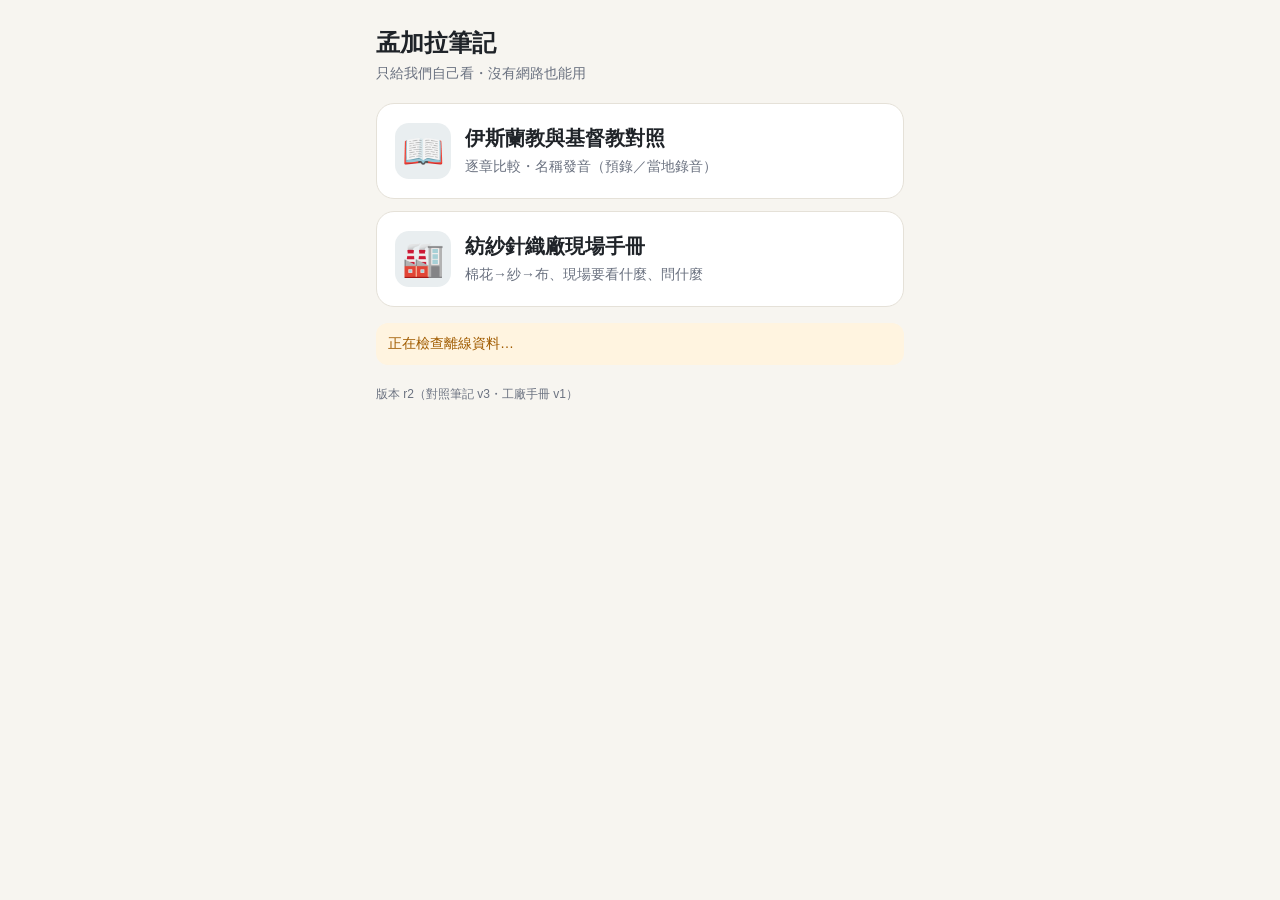
<file: n-r8d2/index.html>
<!DOCTYPE html>
<html lang="zh-Hant">
<head>
<meta charset="utf-8">
<meta name="viewport" content="width=device-width,initial-scale=1,viewport-fit=cover">
<title>孟加拉筆記</title>
<link rel="manifest" href="manifest.webmanifest">
<link rel="apple-touch-icon" href="icons/apple-touch-icon.png">
<link rel="icon" href="icons/icon-192.png">
<meta name="apple-mobile-web-app-capable" content="yes">
<meta name="mobile-web-app-capable" content="yes">
<meta name="apple-mobile-web-app-title" content="孟加拉筆記">
<meta name="theme-color" content="#1f4e4a">
<style>
:root{--bg:#f7f5f0;--card:#fff;--ink:#1f2328;--mute:#6b7280;--line:#e5e1d8;--acc2:#e9eef0;--ok:#0f6b4f;--warn:#a15c00;--warnbg:#fff4e0}
@media (prefers-color-scheme:dark){:root{--bg:#16181b;--card:#1f2226;--ink:#ecebe8;--mute:#9aa0a6;--line:#30343a;--acc2:#232a2e;--ok:#5cc39b;--warn:#f0b35a;--warnbg:#2e2618}}
*{box-sizing:border-box}
body{margin:0;background:var(--bg);color:var(--ink);font-family:-apple-system,BlinkMacSystemFont,"PingFang TC","Noto Sans TC",sans-serif;line-height:1.55}
main{max-width:560px;margin:0 auto;padding:calc(20px + env(safe-area-inset-top)) 16px calc(24px + env(safe-area-inset-bottom))}
h1{font-size:24px;margin:4px 0 2px}.sub{color:var(--mute);font-size:14px;margin:0 0 18px}
a.big{display:flex;align-items:center;gap:14px;text-decoration:none;color:inherit;background:var(--card);border:1px solid var(--line);border-radius:18px;padding:18px;margin:12px 0;min-height:96px}
a.big .ic{font-size:34px;width:56px;height:56px;border-radius:14px;background:var(--acc2);display:flex;align-items:center;justify-content:center;flex:none}
a.big b{display:block;font-size:20px}a.big span.d{color:var(--mute);font-size:14px}
#st{border-radius:12px;padding:10px 12px;font-size:14px;margin:16px 0;background:var(--warnbg);color:var(--warn)}#st.ok{background:var(--acc2);color:var(--ok)}
.bar{height:6px;background:var(--line);border-radius:3px;overflow:hidden;margin-top:6px}.bar i{display:block;height:100%;background:var(--warn)}
.foot{color:var(--mute);font-size:12px;margin-top:20px}
</style>
</head>
<body>
<main>
  <h1>孟加拉筆記</h1>
  <p class="sub">只給我們自己看・沒有網路也能用</p>
  <a class="big" href="notes/"><span class="ic">📖</span><span><b>伊斯蘭教與基督教對照</b><span class="d">逐章比較・名稱發音（預錄／當地錄音）</span></span></a>
  <a class="big" href="mill/"><span class="ic">🏭</span><span><b>紡紗針織廠現場手冊</b><span class="d">棉花→紗→布、現場要看什麼、問什麼</span></span></a>
  <div id="st">正在檢查離線資料…</div>
  <p class="foot">版本 r2（對照筆記 v3・工廠手冊 v1）</p>
</main>
<script>
const st=document.getElementById('st');
function show(h,t){if(t&&h>=t){st.className='ok';st.textContent='✓ 已可離線使用（全部 '+t+' 個檔案都存在這支手機）';return true}
 st.className='';st.innerHTML='正在下載離線資料… '+h+' / '+(t||'?')+'<div class="bar"><i style="width:'+(t?Math.round(h/t*100):0)+'%"></i></div>請保持網路連線，下載完才能離線使用。';return false}
if(!('serviceWorker' in navigator)){st.textContent='這個瀏覽器不支援離線使用。iPhone 請用 Safari，Android 請用 Chrome。'}
else{let reg=null,t=0;
 navigator.serviceWorker.register('sw.js').then(r=>{reg=r}).catch(()=>{st.textContent='離線功能啟動失敗，請重新整理再試一次。'});
 if(navigator.storage&&navigator.storage.persist)navigator.storage.persist().catch(()=>{});
 navigator.serviceWorker.addEventListener('message',e=>{if(e.data&&e.data.type==='status'&&reg&&e.source&&[reg.installing,reg.waiting,reg.active].includes(e.source)&&show(e.data.have,e.data.total))clearInterval(t)});
 const ask=()=>{if(!reg)return;const w=reg.installing||reg.waiting||reg.active;if(w)w.postMessage('status')};
 t=setInterval(ask,1000);}
</script>
</body>
</html>
</file>
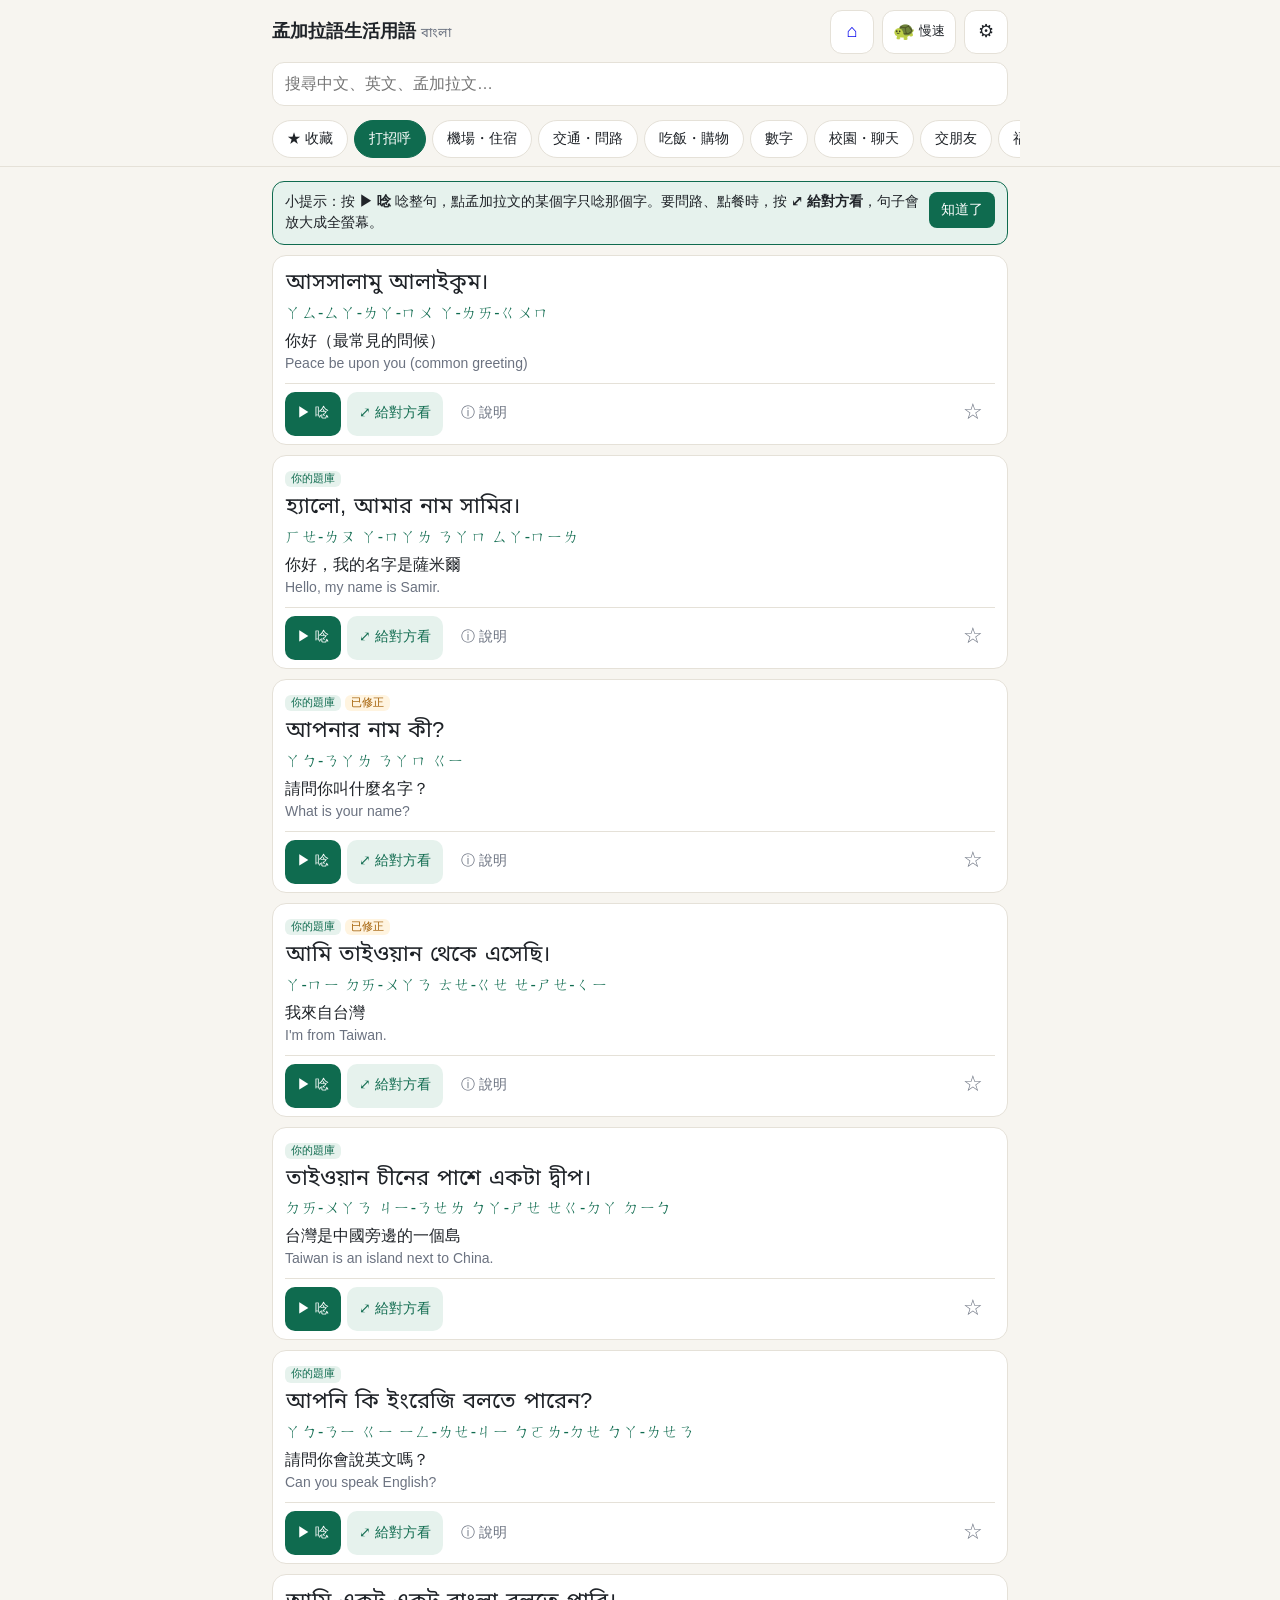
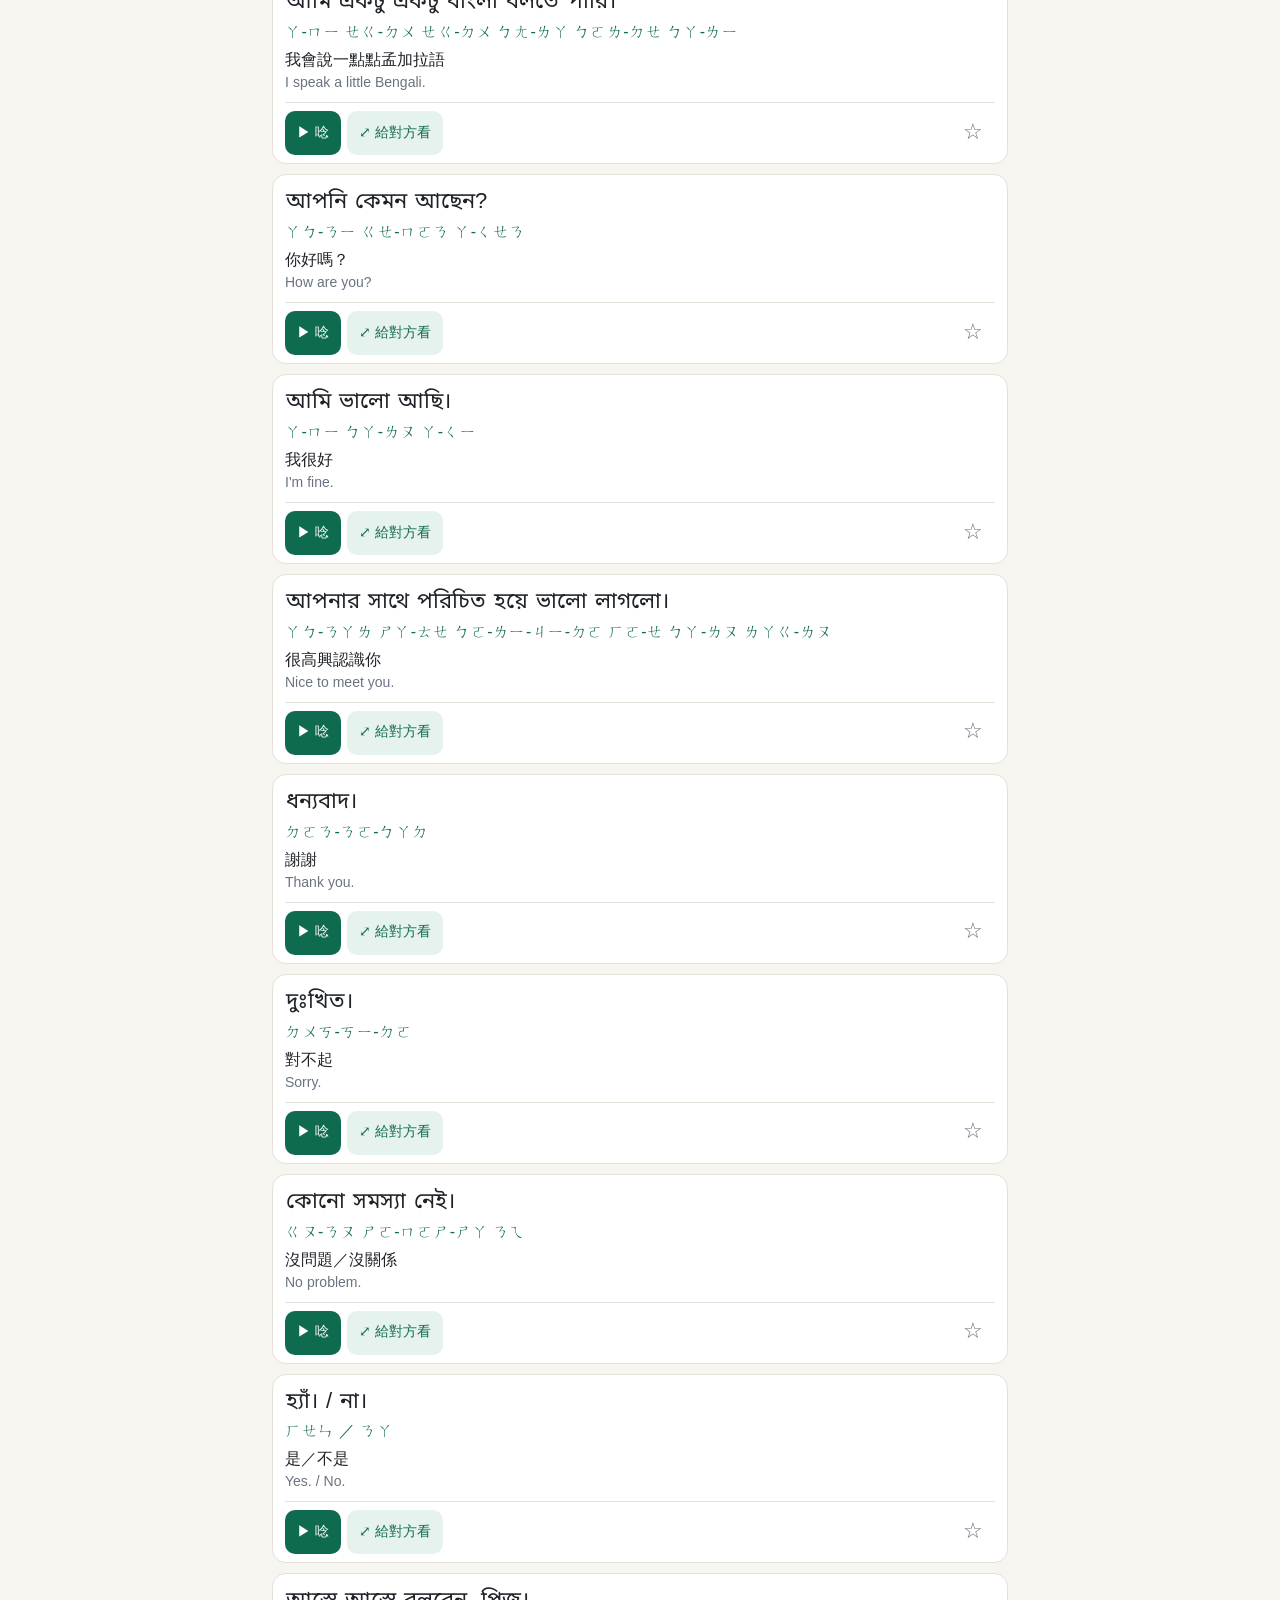
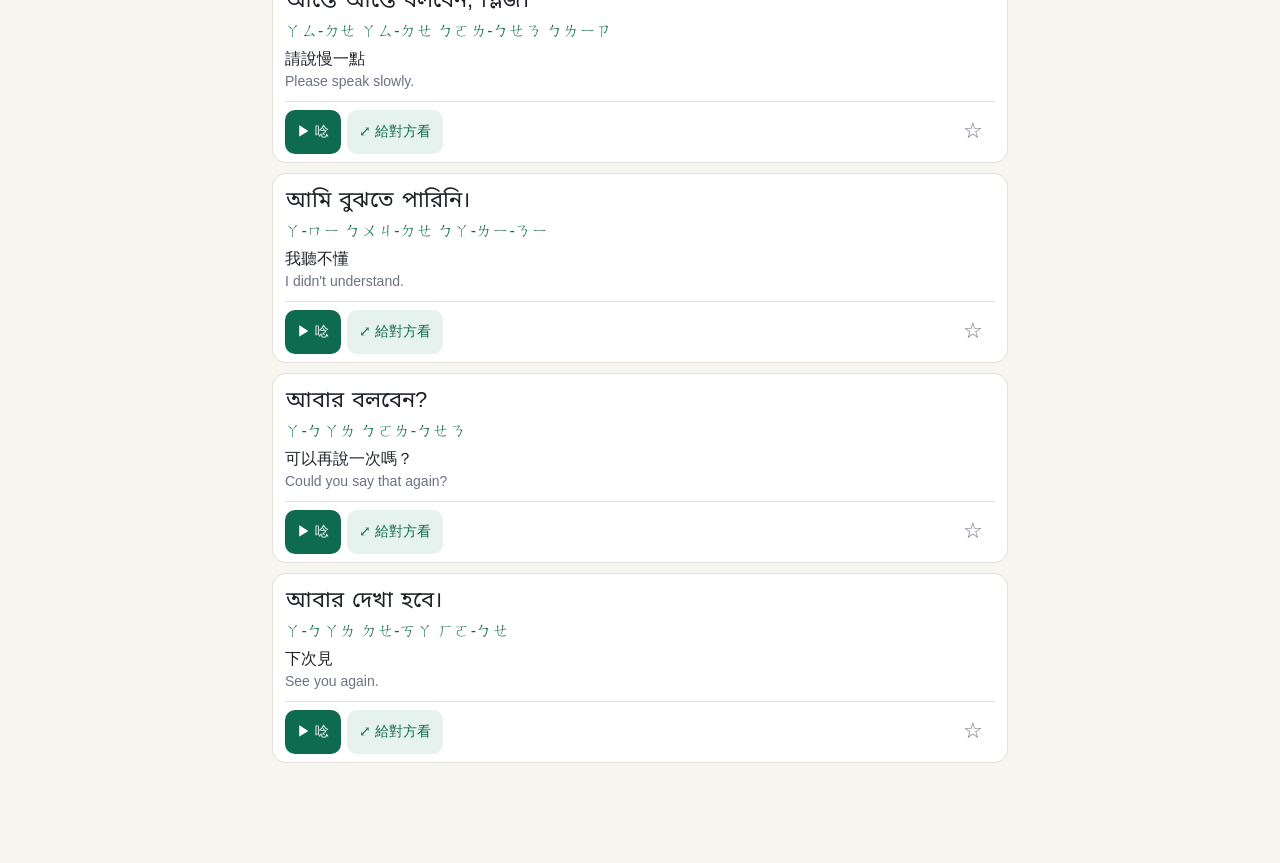
<file: phrases/index.html>
<!DOCTYPE html>
<html lang="zh-Hant">
<head>
<meta charset="utf-8">
<meta name="viewport" content="width=device-width,initial-scale=1,viewport-fit=cover">
<title>孟加拉語生活用語</title>
<link rel="manifest" href="../manifest.webmanifest">
<link rel="apple-touch-icon" href="../icons/apple-touch-icon.png">
<link rel="icon" href="../icons/icon-192.png">
<meta name="apple-mobile-web-app-capable" content="yes">
<meta name="mobile-web-app-capable" content="yes">
<meta name="apple-mobile-web-app-title" content="孟加拉">
<meta name="theme-color" content="#1f4e4a">
<link rel="stylesheet" href="../fonts/fonts.css">

<style>
:root{--bg:#f7f5f0;--card:#fff;--ink:#1f2328;--mute:#6b7280;--line:#e5e1d8;--acc:#0f6b4f;--acc2:#e6f2ed;--warn:#a15c00;--warnbg:#fff4e0;--star:#d99a00}
@media (prefers-color-scheme:dark){:root:not([data-theme=light]){--bg:#16181b;--card:#1f2226;--ink:#ecebe8;--mute:#9aa0a6;--line:#30343a;--acc:#5cc39b;--acc2:#1d3029;--warn:#f0b35a;--warnbg:#2e2618}}
:root[data-theme=dark]{--bg:#16181b;--card:#1f2226;--ink:#ecebe8;--mute:#9aa0a6;--line:#30343a;--acc:#5cc39b;--acc2:#1d3029;--warn:#f0b35a;--warnbg:#2e2618}
*{box-sizing:border-box}
body{margin:0;background:var(--bg);color:var(--ink);font-family:-apple-system,BlinkMacSystemFont,"PingFang TC","Noto Sans TC","Noto Sans Bengali","Segoe UI",sans-serif;line-height:1.5;-webkit-text-size-adjust:100%}
button{font:inherit;cursor:pointer;color:inherit}
:focus-visible{outline:2px solid var(--acc);outline-offset:2px}

/* 頂部：標題和搜尋會捲走，只有分類列固定 */
.top{padding:calc(10px + env(safe-area-inset-top)) 12px 6px;max-width:760px;margin:0 auto}
.titlerow{display:flex;align-items:center;gap:8px}
h1{font-size:18px;margin:0;flex:1}
h1 small{font-size:13px;color:var(--mute);font-weight:normal}
.iconbtn{min-width:44px;height:44px;border:1px solid var(--line);background:var(--card);border-radius:12px;font-size:18px;display:inline-flex;align-items:center;justify-content:center;padding:0 10px;gap:4px}
.iconbtn.on{background:var(--acc);border-color:var(--acc);color:#fff}
.iconbtn .t{font-size:13px}
input[type=search]{width:100%;margin-top:8px;height:44px;padding:0 12px;border:1px solid var(--line);border-radius:12px;background:var(--card);color:var(--ink);font-size:16px}
nav.tabs{position:sticky;top:0;z-index:5;background:var(--bg);border-bottom:1px solid var(--line)}
.tabs-in{display:flex;gap:6px;overflow-x:auto;padding:8px 12px;scrollbar-width:none;max-width:760px;margin:0 auto}
.tabs-in::-webkit-scrollbar{display:none}
.chip{border:1px solid var(--line);background:var(--card);border-radius:999px;padding:0 14px;height:38px;font-size:14px;white-space:nowrap;flex:none}
.chip.on{background:var(--acc);border-color:var(--acc);color:#fff}

main{padding:6px 12px 90px;max-width:760px;margin:0 auto}
.secnote{background:var(--acc2);border-radius:10px;padding:8px 10px;font-size:13px;margin:6px 0 10px}
.hint{display:flex;gap:10px;align-items:flex-start;background:var(--acc2);border:1px solid var(--acc);border-radius:12px;padding:10px 12px;margin:8px 0;font-size:14px}
.hint p{margin:0;flex:1}
.hint button{border:none;background:var(--acc);color:#fff;border-radius:8px;height:36px;padding:0 12px;flex:none}

/* 卡片：文字用整個寬度，按鈕在底部 */
.card{background:var(--card);border:1px solid var(--line);border-radius:14px;padding:12px 12px 8px;margin:10px 0}
.bn{font-family:"Noto Sans Bengali","Kohinoor Bangla","Bangla Sangam MN",sans-serif;font-size:calc(22px*var(--fs,1));line-height:1.45}
.bn .w{border-radius:4px;padding:0 1px;cursor:pointer}
.bn .w.now,.bn.now{background:var(--acc2)}
.zy{font-size:calc(16px*var(--fs,1));color:var(--acc);letter-spacing:.5px;margin-top:2px}
.ro{font-size:calc(13px*var(--fs,1));color:var(--mute);font-style:italic}
.zh{font-size:calc(16px*var(--fs,1));margin-top:4px}
.en{font-size:calc(14px*var(--fs,1));color:var(--mute)}
.tag{display:inline-block;font-size:11px;border-radius:6px;padding:0 6px;margin-right:4px;vertical-align:2px}
.tag.d{background:var(--acc2);color:var(--acc)}
.tag.f{background:var(--warnbg);color:var(--warn)}
.note{font-size:13px;background:var(--warnbg);border-radius:8px;padding:6px 8px;margin-top:8px}
.note.i{background:var(--acc2)}
.acts{display:flex;gap:6px;margin-top:8px;border-top:1px solid var(--line);padding-top:8px;flex-wrap:wrap}
.act{height:44px;border:none;background:var(--acc2);color:var(--acc);border-radius:10px;padding:0 12px;font-size:14px;display:inline-flex;align-items:center;gap:6px}
.act.main{background:var(--acc);color:#fff}
.act.ghost{background:transparent;color:var(--mute)}
.act.star{background:transparent;color:var(--mute);font-size:22px;margin-left:auto;width:44px;justify-content:center;padding:0}
.act.star.on{color:var(--star)}
.act.ghost.on{color:var(--warn)}

.grid{display:grid;grid-template-columns:repeat(auto-fill,minmax(150px,1fr));gap:8px}
.num{background:var(--card);border:1px solid var(--line);border-radius:12px;padding:8px;text-align:left;min-height:44px}
.num .n{font-size:13px;color:var(--mute)}
.num .b{font-family:"Noto Sans Bengali",sans-serif;font-size:calc(20px*var(--fs,1))}
.num .z{font-size:calc(14px*var(--fs,1));color:var(--acc)}
.num .r{font-size:12px;color:var(--mute);font-style:italic}
.num.now{outline:2px solid var(--acc)}
h2{font-size:15px;margin:16px 0 4px;color:var(--mute)}
.empty{color:var(--mute);text-align:center;padding:40px 0}
.hide-bn .card .bn,.hide-zy .card .zy,.hide-ro .card .ro,.hide-zh .card .zh,.hide-en .card .en{display:none}
.hide-bn .num .b,.hide-zy .num .z,.hide-ro .num .r{display:none}

/* 設定 */
.sheet-bg{position:fixed;inset:0;background:rgb(0 0 0/.35);z-index:20;display:none}
.sheet{position:fixed;left:0;right:0;bottom:0;z-index:21;background:var(--card);border-radius:18px 18px 0 0;padding:16px 16px calc(16px + env(safe-area-inset-bottom));max-width:760px;margin:0 auto;display:none;max-height:85vh;overflow:auto}
.open{display:block}
.sheet h3{margin:0 0 12px;font-size:17px;padding-right:50px}
.sheet .x{position:absolute;right:10px;top:8px;width:44px;height:44px;border:none;background:none;font-size:24px;color:var(--mute)}
.srow{display:flex;align-items:center;gap:8px;flex-wrap:wrap;padding:10px 0;border-bottom:1px solid var(--line)}
.srow .k{width:4.5em;color:var(--mute);font-size:14px}
.srow:last-of-type{border-bottom:none}
.fsval{min-width:3.5em;text-align:center;font-size:14px}
.sfoot{font-size:12px;color:var(--mute);margin-top:12px;line-height:1.6}

/* 給對方看：全螢幕大字 */
#show{position:fixed;inset:0;z-index:30;background:var(--bg);display:none;flex-direction:column;padding:calc(12px + env(safe-area-inset-top)) 16px calc(16px + env(safe-area-inset-bottom))}
#show.open{display:flex}
#show .bar{display:flex;justify-content:flex-end}
#show .big{flex:1;display:flex;flex-direction:column;justify-content:center;align-items:center;text-align:center;gap:18px;overflow:auto}
#show .sbn{font-family:"Noto Sans Bengali","Kohinoor Bangla","Bangla Sangam MN",sans-serif;font-size:clamp(34px,10vw,72px);line-height:1.35;font-weight:600}
#show .szh{font-size:18px;color:var(--mute)}
#show .splay{height:64px;min-width:64px;padding:0 28px;border:none;border-radius:32px;background:var(--acc);color:#fff;font-size:20px}
#show .snav{display:flex;justify-content:space-between;gap:8px}
#show .snav button{flex:1;height:48px;border:1px solid var(--line);background:var(--card);border-radius:12px;font-size:15px}

#toast{position:fixed;left:50%;bottom:20px;transform:translateX(-50%);background:#222;color:#fff;padding:8px 14px;border-radius:10px;font-size:13px;max-width:90vw;display:none;z-index:40}
</style>
</head>
<body>
<div class="top">
  <div class="titlerow">
    <h1>孟加拉語生活用語 <small>বাংলা</small></h1>
    <a class="iconbtn" href="../" aria-label="回首頁" style="text-decoration:none">⌂</a>
    <button class="iconbtn" id="slow" aria-pressed="false" title="慢速唸">🐢<span class="t">慢速</span></button>
    <button class="iconbtn" id="gear" aria-label="設定">⚙</button>
  </div>
  <input type="search" id="q" placeholder="搜尋中文、英文、孟加拉文…">
</div>
<nav class="tabs" aria-label="分類"><div class="tabs-in" id="tabs"></div></nav>
<main id="main"></main>

<div class="sheet-bg" id="sheetBg"></div>
<section class="sheet" id="sheet" aria-labelledby="sheetTitle">
  <button class="x" id="sheetX" aria-label="關閉">×</button>
  <h3 id="sheetTitle">設定</h3>
  <div class="srow"><span class="k">顯示</span><span id="showOpts" style="display:flex;gap:6px;flex-wrap:wrap"></span></div>
  <div class="srow"><span class="k">說明</span><button class="chip" id="notesAll">預設展開說明</button></div>
  <div class="srow"><span class="k">字體</span><button class="iconbtn" id="fsDown" aria-label="字變小">A−</button><span class="fsval" id="fsVal"></span><button class="iconbtn" id="fsUp" aria-label="字變大">A+</button></div>
  <div class="sfoot">注音只是近似音，請以聲音為準。注音規則跟三語讀經一樣：不送氣的 ক ট ত প চ 標 ㄍ ㄉ ㄉ ㄅ ㄐ，送氣的 খ ঠ থ ফ ছ 標 ㄎ ㄊ ㄊ ㄈ ㄑ；r 是舌尖輕彈一下，標 ㄌ；字尾的 ㄇ、ㄋ、ㄎ、ㄉ 等只輕輕帶過。<br>點孟加拉文的單字只唸那個字；「給對方看」會把句子放大成全螢幕。<br>聲音是預錄的（微軟孟加拉語男聲），沒有網路也能播。<br>版本：生活用語 v1（離線版，r2）</div>
</section>

<div id="show" role="dialog" aria-label="給對方看">
  <div class="bar"><button class="iconbtn" id="showX" aria-label="關閉">✕</button></div>
  <div class="big">
    <div class="sbn" id="sBn"></div>
    <button class="splay" id="sPlay">▶ 唸給他聽</button>
    <div class="szh" id="sZh"></div>
  </div>
  <div class="snav"><button id="sPrev">‹ 上一句</button><button id="sNext">下一句 ›</button></div>
</div>
<div id="toast"></div>
<script>
/* 每一句：[孟加拉文, 羅馬拼音, 注音, 中文, 英文, 標記, 說明]
   標記：d=來自你的題庫  f=已修正（說明會寫原因）  w=單字 */
const CATS=[
{id:"greet",name:"打招呼",items:[
["আসসালামু আলাইকুম।","assalamu alaikum","ㄚㄙ-ㄙㄚ-ㄌㄚ-ㄇㄨ ㄚ-ㄌㄞ-ㄍㄨㄇ","你好（最常見的問候）","Peace be upon you (common greeting)","","孟加拉最常見的打招呼，本意是「願你平安」，帶有伊斯蘭色彩。別人這樣跟你打招呼時，回答是「ওয়ালাইকুম আসসালাম（ㄨㄚ-ㄌㄞ-ㄍㄨㄇ ㄚㄙ-ㄙㄚ-ㄌㄚㄇ）」。要不要自己主動用，可以問當地弟兄的習慣。"],
["হ্যালো, আমার নাম সামির।","hyalo, amar nam samir","ㄏㄝ-ㄌㄡ  ㄚ-ㄇㄚㄌ ㄋㄚㄇ ㄙㄚ-ㄇㄧㄌ","你好，我的名字是薩米爾","Hello, my name is Samir.","d","「সামির（薩米爾）」換成自己的名字就可以。"],
["আপনার নাম কী?","apnar nam ki?","ㄚㄅ-ㄋㄚㄌ ㄋㄚㄇ ㄍㄧ","請問你叫什麼名字？","What is your name?","df","原本用 তোমার（tomar），那是對朋友、晚輩的說法。第一次見面用 আপনার（apnar）比較有禮貌；跟學生熟了，可以改回 তোমার নাম কী?"],
["আমি তাইওয়ান থেকে এসেছি।","ami taiwan theke eshechhi","ㄚ-ㄇㄧ ㄉㄞ-ㄨㄚㄋ ㄊㄝ-ㄍㄝ ㄝ-ㄕㄝ-ㄑㄧ","我來自台灣","I'm from Taiwan.","df","原句「আমি তাইওয়ানের বাসিন্দা, যা চীনের মূল ভূখণ্ডের পাশেই অবস্থিত」文法沒錯，但很書面，像在念公文（意思是「我是台灣居民，台灣位於中國大陸旁」）。改成口語的「我從台灣來」，後半拆成下一句。"],
["তাইওয়ান চীনের পাশে একটা দ্বীপ।","taiwan chiner pashe ekta dip","ㄉㄞ-ㄨㄚㄋ ㄐㄧ-ㄋㄝㄌ ㄅㄚ-ㄕㄝ ㄝㄍ-ㄉㄚ ㄉㄧㄅ","台灣是中國旁邊的一個島","Taiwan is an island next to China.","d",""],
["আপনি কি ইংরেজি বলতে পারেন?","apni ki ingreji bolte paren?","ㄚㄅ-ㄋㄧ ㄍㄧ ㄧㄥ-ㄌㄝ-ㄐㄧ ㄅㄛㄌ-ㄉㄝ ㄅㄚ-ㄌㄝㄋ","請問你會說英文嗎？","Can you speak English?","d","題庫裡這句的中文諧音寫「阿咪…」，但句子開頭是 আপনি（ㄚㄅ-ㄋㄧ，你），不是 আমি（ㄚ-ㄇㄧ，我），唸的時候要注意。"],
["আমি একটু একটু বাংলা বলতে পারি।","ami ektu ektu bangla bolte pari","ㄚ-ㄇㄧ ㄝㄍ-ㄉㄨ ㄝㄍ-ㄉㄨ ㄅㄤ-ㄌㄚ ㄅㄛㄌ-ㄉㄝ ㄅㄚ-ㄌㄧ","我會說一點點孟加拉語","I speak a little Bengali.","",""],
["আপনি কেমন আছেন?","apni kemon achhen?","ㄚㄅ-ㄋㄧ ㄍㄝ-ㄇㄛㄋ ㄚ-ㄑㄝㄋ","你好嗎？","How are you?","",""],
["আমি ভালো আছি।","ami bhalo achhi","ㄚ-ㄇㄧ ㄅㄚ-ㄌㄡ ㄚ-ㄑㄧ","我很好","I'm fine.","",""],
["আপনার সাথে পরিচিত হয়ে ভালো লাগলো।","apnar shathe porichito hoye bhalo laglo","ㄚㄅ-ㄋㄚㄌ ㄕㄚ-ㄊㄝ ㄅㄛ-ㄌㄧ-ㄐㄧ-ㄉㄛ ㄏㄛ-ㄝ ㄅㄚ-ㄌㄡ ㄌㄚㄍ-ㄌㄡ","很高興認識你","Nice to meet you.","",""],
["ধন্যবাদ।","dhonnobad","ㄉㄛㄋ-ㄋㄛ-ㄅㄚㄉ","謝謝","Thank you.","",""],
["দুঃখিত।","dukkhito","ㄉㄨㄎ-ㄎㄧ-ㄉㄛ","對不起","Sorry.","",""],
["কোনো সমস্যা নেই।","kono shomoshsha nei","ㄍㄡ-ㄋㄡ ㄕㄛ-ㄇㄛㄕ-ㄕㄚ ㄋㄟ","沒問題／沒關係","No problem.","",""],
["হ্যাঁ। / না।","hyan / na","ㄏㄝㄣ ／ ㄋㄚ","是／不是","Yes. / No.","",""],
["আস্তে আস্তে বলবেন, প্লিজ।","aste aste bolben, pliz","ㄚㄙ-ㄉㄝ ㄚㄙ-ㄉㄝ ㄅㄛㄌ-ㄅㄝㄋ ㄅㄌㄧㄗ","請說慢一點","Please speak slowly.","",""],
["আমি বুঝতে পারিনি।","ami bujhte parini","ㄚ-ㄇㄧ ㄅㄨㄐ-ㄉㄝ ㄅㄚ-ㄌㄧ-ㄋㄧ","我聽不懂","I didn't understand.","",""],
["আবার বলবেন?","abar bolben?","ㄚ-ㄅㄚㄌ ㄅㄛㄌ-ㄅㄝㄋ","可以再說一次嗎？","Could you say that again?","",""],
["আবার দেখা হবে।","abar dekha hobe","ㄚ-ㄅㄚㄌ ㄉㄝ-ㄎㄚ ㄏㄛ-ㄅㄝ","下次見","See you again.","",""]
]},
{id:"air",name:"機場・住宿",items:[
["এই যে আমার পাসপোর্ট।","ei je amar pasport","ㄟ ㄐㄝ ㄚ-ㄇㄚㄌ ㄅㄚㄙ-ㄅㄡㄌㄉ","這是我的護照","Here is my passport.","",""],
["আমি দুই সপ্তাহ থাকব।","ami dui shoptaho thakbo","ㄚ-ㄇㄧ ㄉㄨ-ㄧ ㄕㄛㄅ-ㄉㄚ-ㄏㄛ ㄊㄚㄍ-ㄅㄛ","我會待兩個星期","I'll stay for two weeks.","","「দুই সপ্তাহ（兩個星期）」換成實際天數，例如 দশ দিন（ㄉㄛㄕ ㄉㄧㄋ，十天）。"],
["আমি এই হোটেলে থাকব।","ami ei hotele thakbo","ㄚ-ㄇㄧ ㄟ ㄏㄡ-ㄉㄝ-ㄌㄝ ㄊㄚㄍ-ㄅㄛ","我住這間飯店","I'm staying at this hotel.","","說的時候同時給對方看飯店名稱或地址。"],
["আমার লাগেজ কোথায়?","amar lagej kothay?","ㄚ-ㄇㄚㄌ ㄌㄚ-ㄍㄝㄐ ㄍㄡ-ㄊㄞ","我的行李在哪裡？","Where is my luggage?","",""],
["টাকা কোথায় ভাঙাতে পারি?","taka kothay bhangate pari?","ㄉㄚ-ㄍㄚ ㄍㄡ-ㄊㄞ ㄅㄤ-ㄍㄚ-ㄉㄝ ㄅㄚ-ㄌㄧ","哪裡可以換錢？","Where can I exchange money?","","টাকা（taka）就是孟加拉的錢「塔卡」。"],
["সিম কার্ড কোথায় পাব?","sim kard kothay pabo?","ㄙㄧㄇ ㄍㄚㄌㄉ ㄍㄡ-ㄊㄞ ㄅㄚ-ㄅㄛ","哪裡可以買 SIM 卡？","Where can I get a SIM card?","",""],
["ওয়াই-ফাই আছে?","wai-fai achhe?","ㄨㄞ-ㄈㄞ ㄚ-ㄑㄝ","有 Wi-Fi 嗎？","Is there Wi-Fi?","",""],
["ওয়াই-ফাইয়ের পাসওয়ার্ড কী?","wai-faier pasward ki?","ㄨㄞ-ㄈㄞ-ㄧㄝㄌ ㄅㄚㄙ-ㄨㄚㄌㄉ ㄍㄧ","Wi-Fi 密碼是什麼？","What's the Wi-Fi password?","",""]
]},
{id:"go",name:"交通・問路",items:[
["গাড়ি","gari","ㄍㄚ-ㄌㄧ","汽車","car","dw",""],
["মোটরসাইকেল","motorsaikel","ㄇㄡ-ㄉㄛㄌ-ㄙㄞ-ㄍㄝㄌ","機車","motorcycle","dfw","題庫第一版寫的 লোকোমোটিভ（locomotive）是「火車頭」，第二版已經改成正確的 মোটরসাইকেল。"],
["বাস","bas","ㄅㄚㄙ","公車","bus","dw",""],
["ট্রেন","tren","ㄉㄌㄝㄋ","火車","train","dw",""],
["বিমান","biman","ㄅㄧ-ㄇㄚㄋ","飛機","airplane","dw",""],
["রিকশা","riksha","ㄌㄧㄍ-ㄕㄚ","人力三輪車（黃包車）","rickshaw","dfw","孟加拉的「黃包車」是腳踏的三輪車，叫 রিকশা。題庫裡的 টুক-টুক（tuk-tuk）當地不太這樣叫。"],
["সিএনজি","si-en-ji","ㄙㄧ-ㄝㄋ-ㄐㄧ","有引擎的三輪計程車（CNG）","CNG auto-rickshaw","w","當地綠色、有引擎的三輪車就叫 CNG，因為燒天然氣。上車前先講好價錢。"],
["ভাড়া কত?","bhara koto?","ㄅㄚ-ㄌㄚ ㄍㄛ-ㄉㄛ","車資多少？","How much is the fare?","",""],
["ঢাকা বিশ্ববিদ্যালয়ে যাব।","dhaka bishshobiddaloye jabo","ㄉㄚ-ㄍㄚ ㄅㄧㄕ-ㄕㄛ-ㄅㄧㄉ-ㄉㄚ-ㄌㄛ-ㄝ ㄐㄚ-ㄅㄛ","我要去達卡大學","I want to go to Dhaka University.","","把「ঢাকা বিশ্ববিদ্যালয়（達卡大學）」換成地名就能通用：「地名＋এ যাব（…ㄝ ㄐㄚ-ㄅㄛ）」。"],
["এখানে থামুন।","ekhane thamun","ㄝ-ㄎㄚ-ㄋㄝ ㄊㄚ-ㄇㄨㄋ","請在這裡停","Please stop here.","",""],
["ডানে যান। / বামে যান।","dane jan / bame jan","ㄉㄚ-ㄋㄝ ㄐㄚㄋ ／ ㄅㄚ-ㄇㄝ ㄐㄚㄋ","右轉／左轉","Turn right. / Turn left.","",""],
["সোজা যান।","shoja jan","ㄕㄡ-ㄐㄚ ㄐㄚㄋ","直走","Go straight.","",""],
["টয়লেট কোথায়?","toylet kothay?","ㄉㄛㄧ-ㄌㄝㄉ ㄍㄡ-ㄊㄞ","廁所在哪裡？","Where is the toilet?","",""],
["কতক্ষণ লাগবে?","kotokkhon lagbe?","ㄍㄛ-ㄉㄛㄍ-ㄎㄛㄋ ㄌㄚㄍ-ㄅㄝ","要多久？","How long will it take?","",""]
]},
{id:"food",name:"吃飯・購物",items:[
["এটার দাম কত?","etar dam koto?","ㄝ-ㄉㄚㄌ ㄉㄚㄇ ㄍㄛ-ㄉㄛ","請問這個多少錢？","How much is this?","d",""],
["আমি এটা চাই।","ami eta chai","ㄚ-ㄇㄧ ㄝ-ㄉㄚ ㄐㄞ","我要這個","I want this.","d",""],
["একটু কমানো যাবে?","ektu komano jabe?","ㄝㄍ-ㄉㄨ ㄍㄛ-ㄇㄚ-ㄋㄡ ㄐㄚ-ㄅㄝ","可以算便宜一點嗎？","Can you lower the price a little?","","市場、路邊攤通常可以殺價；有標價的商店一般不行。"],
["অনেক দাম!","onek dam!","ㄛ-ㄋㄝㄍ ㄉㄚㄇ","太貴了！","That's too expensive!","",""],
["চলুন একসাথে খাই?","cholun eksathe khai?","ㄐㄛ-ㄌㄨㄋ ㄝㄍ-ㄕㄚ-ㄊㄝ ㄎㄞ","要不要一起吃個飯？","Shall we eat together?","d","題庫裡這句還沒翻譯，我補上了。"],
["মেনু দেখতে পারি?","menu dekhte pari?","ㄇㄝ-ㄋㄨ ㄉㄝㄎ-ㄉㄝ ㄅㄚ-ㄌㄧ","可以看菜單嗎？","Can I see the menu?","",""],
["ঝাল কম দেবেন।","jhal kom deben","ㄐㄚㄌ ㄍㄛㄇ ㄉㄝ-ㄅㄝㄋ","請少辣一點","Less spicy, please.","",""],
["ঝাল ছাড়া।","jhal chhara","ㄐㄚㄌ ㄑㄚ-ㄌㄚ","不要辣","No spice, please.","",""],
["পানি দেবেন?","pani deben?","ㄅㄚ-ㄋㄧ ㄉㄝ-ㄅㄝㄋ","可以給我水嗎？","Could I have some water?","","孟加拉國說 পানি（ㄅㄚ-ㄋㄧ）；印度那邊的孟加拉語說 জল。"],
["বোতলের পানি আছে?","botoler pani achhe?","ㄅㄡ-ㄉㄛ-ㄌㄝㄌ ㄅㄚ-ㄋㄧ ㄚ-ㄑㄝ","有瓶裝水嗎？","Do you have bottled water?","","外地人在孟加拉最好只喝密封的瓶裝水。"],
["খুব মজা!","khub moja!","ㄎㄨㄅ ㄇㄛ-ㄐㄚ","很好吃！","Delicious!","",""],
["বিল দেবেন।","bil deben","ㄅㄧㄌ ㄉㄝ-ㄅㄝㄋ","請給我帳單","The bill, please.","",""],
["চা","cha","ㄐㄚ","茶（奶茶）","tea","w",""],
["ভাত","bhat","ㄅㄚㄉ","白飯","rice","w",""],
["মুরগি","murgi","ㄇㄨㄌ-ㄍㄧ","雞肉","chicken","w",""],
["মাছ","machh","ㄇㄚㄑ","魚","fish","w",""],
["সবজি","shobji","ㄕㄛㄅ-ㄐㄧ","蔬菜","vegetables","w",""]
]},
{id:"num",name:"數字",nums:true},
{id:"campus",name:"校園・聊天",items:[
["আপনি কী নিয়ে পড়ছেন?","apni ki niye porchhen?","ㄚㄅ-ㄋㄧ ㄍㄧ ㄋㄧ-ㄝ ㄅㄛㄌ-ㄑㄝㄋ","請問你讀什麼科系？","What are you studying?","df","原句 তোমার প্রধান বিষয় কী 是「你的主修科目是什麼」，意思對，但比較書面，而且用的是較隨便的 তোমার。改成口語又有禮貌的說法。"],
["আমার বিষয় …","amar bishoy …","ㄚ-ㄇㄚㄌ ㄅㄧ-ㄕㄛㄧ …","我的科系是……","My major is …","","後面接下面的科系名稱。"],
["আপনি কোন বর্ষে পড়েন?","apni kon borshe poren?","ㄚㄅ-ㄋㄧ ㄍㄡㄋ ㄅㄛㄌ-ㄕㄝ ㄅㄛ-ㄌㄝㄋ","你大幾？","Which year are you in?","",""],
["আপনার বাড়ি কোথায়?","apnar bari kothay?","ㄚㄅ-ㄋㄚㄌ ㄅㄚ-ㄌㄧ ㄍㄡ-ㄊㄞ","你老家在哪裡？","Where is your hometown?","","孟加拉人很常問這句，也很喜歡聊家鄉。"],
["আপনার শখ কী?","apnar shokh ki?","ㄚㄅ-ㄋㄚㄌ ㄕㄛㄎ ㄍㄧ","你的興趣是什麼？","What are your hobbies?","",""],
["ইলেকট্রিক্যাল ইঞ্জিনিয়ারিং","ilektrikal injiniyaring","ㄧ-ㄌㄝㄍ-ㄉㄌㄧ-ㄍㄚㄌ ㄧㄣ-ㄐㄧ-ㄋㄧ-ㄧㄚ-ㄌㄧㄥ","電機","Electrical Engineering","dw",""],
["মেকানিক্যাল ইঞ্জিনিয়ারিং","mekanikal injiniyaring","ㄇㄝ-ㄍㄚ-ㄋㄧ-ㄍㄚㄌ ㄧㄣ-ㄐㄧ-ㄋㄧ-ㄧㄚ-ㄌㄧㄥ","機械","Mechanical Engineering","dw",""],
["শিল্প প্রকৌশল","shilpo prokoushol","ㄕㄧㄌ-ㄅㄛ ㄅㄌㄛ-ㄍㄡ-ㄕㄛㄌ","工業工程","Industrial Engineering","dw","這是正式的孟加拉文。大學裡學生通常直接講英文 Industrial Engineering，或簡稱 IPE。"],
["কেমিক্যাল ইঞ্জিনিয়ারিং","kemikal injiniyaring","ㄍㄝ-ㄇㄧ-ㄍㄚㄌ ㄧㄣ-ㄐㄧ-ㄋㄧ-ㄧㄚ-ㄌㄧㄥ","化工","Chemical Engineering","dw",""],
["কম্পিউটার সায়েন্স","kompiutar sayens","ㄍㄛㄇ-ㄅㄧ-ㄨ-ㄉㄚㄌ ㄙㄞ-ㄣㄙ","資訊工程","Computer Science","w","孟加拉很多學生讀這個，常簡稱 CSE。"],
["বিজনেস","bijnes","ㄅㄧㄐ-ㄋㄝㄙ","商科","Business (BBA)","w",""],
["রসায়ন","roshayon","ㄌㄛ-ㄕㄚ-ㄧㄛㄋ","化學","Chemistry","dw",""],
["গণিত","gonit","ㄍㄛ-ㄋㄧㄉ","數學","Mathematics","dw",""],
["পদার্থবিজ্ঞান","podarthobiggan","ㄅㄛ-ㄉㄚㄌ-ㄊㄛ-ㄅㄧㄍ-ㄍㄢ","物理","Physics","dw",""],
["জীববিজ্ঞান","jibobiggan","ㄐㄧ-ㄅㄛ-ㄅㄧㄍ-ㄍㄢ","生物","Biology","dw",""],
["সাহিত্য","shahitto","ㄕㄚ-ㄏㄧㄉ-ㄉㄛ","文學","Literature","dw",""],
["চিকিৎসাবিজ্ঞান","chikitshabiggan","ㄐㄧ-ㄍㄧㄉ-ㄕㄚ-ㄅㄧㄍ-ㄍㄢ","醫學","Medicine","dw","口語上學生常直接說 মেডিকেল（medical）。"],
["শিক্ষা","shikkha","ㄕㄧㄍ-ㄎㄚ","教育","Education","dw",""]
]},
{id:"friend",name:"交朋友",items:[
["আপনি কি হোয়াটসঅ্যাপ ব্যবহার করেন?","apni ki hoatsap bebohar koren?","ㄚㄅ-ㄋㄧ ㄍㄧ ㄏㄡ-ㄧㄚㄉ-ㄙㄚㄅ ㄅㄝ-ㄅㄛ-ㄏㄚㄌ ㄍㄛ-ㄌㄝㄋ","你有用 WhatsApp 嗎？","Do you use WhatsApp?","d",""],
["আমি কি আপনাকে হোয়াটসঅ্যাপে অ্যাড করতে পারি?","ami ki apnake hoatsape ad korte pari?","ㄚ-ㄇㄧ ㄍㄧ ㄚㄅ-ㄋㄚ-ㄍㄝ ㄏㄡ-ㄧㄚㄉ-ㄙㄚ-ㄅㄝ ㄝㄉ ㄍㄛㄌ-ㄉㄝ ㄅㄚ-ㄌㄧ","我可以加你 WhatsApp 好友嗎？","Can I add you on WhatsApp?","df","⚠️ 原句後半意思錯了：আমি কি আপনার বন্ধুদের সাথে চ্যাট করতে পারি 是「我可以跟你的朋友們聊天嗎？」，不是「加你好友」。這句已改正。"],
["আপনার নম্বরটা দেবেন?","apnar nombor-ta deben?","ㄚㄅ-ㄋㄚㄌ ㄋㄛㄇ-ㄅㄛㄌ-ㄉㄚ ㄉㄝ-ㄅㄝㄋ","可以給我你的電話號碼嗎？","Could you give me your number?","",""],
["কাল কি আপনার সময় হবে?","kal ki apnar shomoy hobe?","ㄍㄚㄌ ㄍㄧ ㄚㄅ-ㄋㄚㄌ ㄕㄛ-ㄇㄛㄧ ㄏㄛ-ㄅㄝ","你明天有空嗎？","Are you free tomorrow?","",""],
["আবার কবে দেখা করতে পারি?","abar kobe dekha korte pari?","ㄚ-ㄅㄚㄌ ㄍㄛ-ㄅㄝ ㄉㄝ-ㄎㄚ ㄍㄛㄌ-ㄉㄝ ㄅㄚ-ㄌㄧ","我們什麼時候可以再見面？","When can we meet again?","",""],
["একসাথে ছবি তুলি?","eksathe chhobi tuli?","ㄝㄍ-ㄕㄚ-ㄊㄝ ㄑㄛ-ㄅㄧ ㄉㄨ-ㄌㄧ","一起拍張照好嗎？","Shall we take a photo together?","",""]
]},
{id:"gospel",name:"福音・讀經",note:"孟加拉的基督教用語有兩套：傳統教會說 যীশু খ্রীষ্ট（耶穌基督）；穆斯林背景的信徒和部分聖經譯本說 ঈসা মসীহ（爾撒彌賽亞），聖經叫 কিতাবুল মোকাদ্দস。跟穆斯林朋友談話時用哪一套比較好，請先問當地弟兄。",items:[
["আমরা আপনার সাথে একটি বিশেষ বই শেয়ার করতে চাই — বাইবেল।","amra apnar shathe ekti bishesh boi sheyar korte chai — baibel","ㄚㄇ-ㄌㄚ ㄚㄅ-ㄋㄚㄌ ㄕㄚ-ㄊㄝ ㄝㄍ-ㄉㄧ ㄅㄧ-ㄕㄝㄕ ㄅㄛㄧ ㄕㄝ-ㄧㄚㄌ ㄍㄛㄌ-ㄉㄝ ㄐㄞ  ㄅㄞ-ㄅㄝㄌ","我們想跟你分享一本特別的書——聖經","We'd like to share a special book with you: the Bible.","df","原句用 ক্লাসিক বই（classic book），聽起來像「經典名著」。改成 বিশেষ বই（特別的書）比較自然。如果想保留「經典」的意思，原句也可以用。"],
["আপনি কি কখনো বাইবেল পড়েছেন?","apni ki kokhono baibel porechhen?","ㄚㄅ-ㄋㄧ ㄍㄧ ㄍㄛ-ㄎㄛ-ㄋㄡ ㄅㄞ-ㄅㄝㄌ ㄅㄛ-ㄌㄝ-ㄑㄝㄋ","你有讀過聖經嗎？","Have you ever read the Bible?","df","加了 কখনো（ㄍㄛ-ㄎㄛ-ㄋㄡ，曾經），意思更接近「有沒有讀過」。"],
["আমি আপনার সাথে একটা অংশ শেয়ার করতে চাই।","ami apnar shathe ekta ongsho sheyar korte chai","ㄚ-ㄇㄧ ㄚㄅ-ㄋㄚㄌ ㄕㄚ-ㄊㄝ ㄝㄍ-ㄉㄚ ㄛㄥ-ㄕㄛ ㄕㄝ-ㄧㄚㄌ ㄍㄛㄌ-ㄉㄝ ㄐㄞ","我想跟你分享一段","I'd like to share a passage with you.","df","原句 অনুচ্ছেদ ভাগ করে নিতে 是正確的書面語；অংশ、শেয়ার 比較口語，兩種都可以。"],
["আপনি কি এই অংশটা আমাকে পড়ে শোনাবেন?","apni ki ei ongshota amake pore shonaben?","ㄚㄅ-ㄋㄧ ㄍㄧ ㄟ ㄛㄥ-ㄕㄛ-ㄉㄚ ㄚ-ㄇㄚ-ㄍㄝ ㄅㄛ-ㄌㄝ ㄕㄡ-ㄋㄚ-ㄅㄝㄋ","你可以把這一段唸給我聽嗎？","Could you read this passage aloud to me?","df","原句是「你可以幫我看這一段嗎」，意思有點模糊。如果是想請對方用孟加拉文唸出來，用這句；如果是請他讀完說說想法，用下一句。"],
["এটা পড়ে আপনার কী মনে হয়?","eta pore apnar ki mone hoy?","ㄝ-ㄉㄚ ㄅㄛ-ㄌㄝ ㄚㄅ-ㄋㄚㄌ ㄍㄧ ㄇㄛ-ㄋㄝ ㄏㄛㄧ","讀了這段，你覺得怎麼樣？","What do you think after reading this?","",""],
["আমরা কি আবার একসাথে পড়তে পারি?","amra ki abar eksathe porte pari?","ㄚㄇ-ㄌㄚ ㄍㄧ ㄚ-ㄅㄚㄌ ㄝㄍ-ㄕㄚ-ㄊㄝ ㄅㄛㄌ-ㄉㄝ ㄅㄚ-ㄌㄧ","我們可以再一起讀嗎？","Can we read together again?","",""],
["আমি কি আপনার জন্য প্রার্থনা করতে পারি?","ami ki apnar jonno prarthona korte pari?","ㄚ-ㄇㄧ ㄍㄧ ㄚㄅ-ㄋㄚㄌ ㄐㄛㄋ-ㄋㄛ ㄅㄌㄚㄌ-ㄊㄛ-ㄋㄚ ㄍㄛㄌ-ㄉㄝ ㄅㄚ-ㄌㄧ","我可以為你禱告嗎？","May I pray for you?","",""],
["যীশু","jishu","ㄐㄧ-ㄕㄨ","耶穌","Jesus","dw",""],
["ঈসা","isa","ㄧ-ㄙㄚ","爾撒（穆斯林對耶穌的稱呼）","Isa (Jesus, Muslim usage)","w",""],
["খ্রীষ্ট","khrishto","ㄎㄌㄧㄕ-ㄉㄛ","基督","Christ","dw",""],
["খ্রীষ্টান","khrishtan","ㄎㄌㄧㄕ-ㄉㄢ","基督徒","Christian","dw",""],
["বাইবেল","baibel","ㄅㄞ-ㄅㄝㄌ","聖經","the Bible","dfw","題庫裡「聖經」的孟加拉文誤寫成 ঈশ্বর，那是「神」的意思。聖經是 বাইবেল。"],
["ঈশ্বর","ishshor","ㄧㄕ-ㄕㄛㄌ","神","God","dw","穆斯林多半說 আল্লাহ（Allah）。"],
["বিশ্বাস করা","bishshash kora","ㄅㄧㄕ-ㄕㄚㄕ ㄍㄛ-ㄌㄚ","相信","to believe","dfw","題庫寫的 বিশ্বাস করুন 是命令句「請相信」；單講「相信」這個詞用 বিশ্বাস করা。"],
["বাপ্তিস্ম","baptishmo","ㄅㄚㄅ-ㄉㄧㄙ-ㄇㄛ","受浸","baptism","dw",""],
["প্রার্থনা","prarthona","ㄅㄌㄚㄌ-ㄊㄛ-ㄋㄚ","禱告","prayer","w",""],
["সুসমাচার","shushomachar","ㄕㄨ-ㄕㄛ-ㄇㄚ-ㄐㄚㄌ","福音","gospel","w",""],
["মুসলিম","muslim","ㄇㄨㄙ-ㄌㄧㄇ","穆斯林","Muslim","dw",""],
["ইসলাম","islam","ㄧㄙ-ㄌㄚㄇ","伊斯蘭","Islam","dw",""],
["কুরআন","kuran","ㄍㄨㄌ-ㄚㄋ","古蘭經","the Quran","dw",""]
]},
{id:"sos",name:"緊急狀況",items:[
["সাহায্য করুন!","shahajjo korun!","ㄕㄚ-ㄏㄚㄐ-ㄐㄛ ㄍㄛ-ㄌㄨㄋ","救命！請幫幫我！","Help!","",""],
["আমি অসুস্থ।","ami oshustho","ㄚ-ㄇㄧ ㄛ-ㄕㄨㄙ-ㄊㄛ","我生病了","I'm sick.","",""],
["ডাক্তার লাগবে।","daktar lagbe","ㄉㄚㄍ-ㄉㄚㄌ ㄌㄚㄍ-ㄅㄝ","我需要看醫生","I need a doctor.","",""],
["কাছে হাসপাতাল কোথায়?","kachhe hashpatal kothay?","ㄍㄚ-ㄑㄝ ㄏㄚㄙ-ㄅㄚ-ㄉㄚㄌ ㄍㄡ-ㄊㄞ","附近的醫院在哪裡？","Where is the nearest hospital?","",""],
["ফার্মেসি কোথায়?","pharmesi kothay?","ㄈㄚㄌ-ㄇㄝ-ㄙㄧ ㄍㄡ-ㄊㄞ","藥局在哪裡？","Where is a pharmacy?","",""],
["আমি পথ হারিয়ে ফেলেছি।","ami poth hariye phelechhi","ㄚ-ㄇㄧ ㄅㄛㄊ ㄏㄚ-ㄌㄧ-ㄝ ㄈㄝ-ㄌㄝ-ㄑㄧ","我迷路了","I'm lost.","",""],
["আমাকে এই ঠিকানায় নিয়ে যান।","amake ei thikanay niye jan","ㄚ-ㄇㄚ-ㄍㄝ ㄟ ㄊㄧ-ㄍㄚ-ㄋㄞ ㄋㄧ-ㄝ ㄐㄚㄋ","請帶我到這個地址","Please take me to this address.","","同時給對方看寫好的地址。"],
["আমার মানিব্যাগ হারিয়ে গেছে।","amar manibyag hariye gechhe","ㄚ-ㄇㄚㄌ ㄇㄚ-ㄋㄧ-ㄅㄝㄍ ㄏㄚ-ㄌㄧ-ㄝ ㄍㄝ-ㄑㄝ","我的錢包不見了","I lost my wallet.","",""],
["পুলিশ ডাকুন।","pulish dakun","ㄅㄨ-ㄌㄧㄕ ㄉㄚ-ㄍㄨㄋ","請叫警察","Please call the police.","",""]
]}
];
/* 數字：[數字, 孟加拉文, 羅馬拼音, 注音] */
const NUMS=[[0,"শূন্য","shunno","ㄕㄨㄋ-ㄋㄛ"],[1,"এক","ek","ㄝㄍ"],[2,"দুই","dui","ㄉㄨ-ㄧ"],[3,"তিন","tin","ㄉㄧㄋ"],[4,"চার","char","ㄐㄚㄌ"],[5,"পাঁচ","panch","ㄅㄢㄐ"],[6,"ছয়","chhoy","ㄑㄛㄧ"],[7,"সাত","shat","ㄕㄚㄉ"],[8,"আট","at","ㄚㄉ"],[9,"নয়","noy","ㄋㄛㄧ"],[10,"দশ","dosh","ㄉㄛㄕ"],
[11,"এগারো","egaro","ㄝ-ㄍㄚ-ㄌㄡ"],[12,"বারো","baro","ㄅㄚ-ㄌㄡ"],[13,"তেরো","tero","ㄉㄝ-ㄌㄡ"],[14,"চোদ্দ","choddo","ㄐㄡㄉ-ㄉㄛ"],[15,"পনেরো","ponero","ㄅㄛ-ㄋㄝ-ㄌㄡ"],[16,"ষোল","sholo","ㄕㄡ-ㄌㄛ"],[17,"সতেরো","shotero","ㄕㄛ-ㄉㄝ-ㄌㄡ"],[18,"আঠারো","atharo","ㄚ-ㄊㄚ-ㄌㄡ"],[19,"উনিশ","unish","ㄨ-ㄋㄧㄕ"],[20,"বিশ","bish","ㄅㄧㄕ"],
[21,"একুশ","ekush","ㄝ-ㄍㄨㄕ"],[22,"বাইশ","baish","ㄅㄞㄕ"],[23,"তেইশ","teish","ㄉㄝ-ㄧㄕ"],[24,"চব্বিশ","chobbish","ㄐㄛㄅ-ㄅㄧㄕ"],[25,"পঁচিশ","ponchish","ㄅㄛㄋ-ㄐㄧㄕ"],[26,"ছাব্বিশ","chhabbish","ㄑㄚㄅ-ㄅㄧㄕ"],[27,"সাতাশ","shatash","ㄕㄚ-ㄉㄚㄕ"],[28,"আটাশ","atash","ㄚ-ㄉㄚㄕ"],[29,"ঊনত্রিশ","unotrish","ㄨ-ㄋㄛㄉ-ㄌㄧㄕ"],[30,"ত্রিশ","trish","ㄉㄌㄧㄕ"],
[31,"একত্রিশ","ektrish","ㄝㄍ-ㄉㄌㄧㄕ"],[32,"বত্রিশ","botrish","ㄅㄛㄉ-ㄌㄧㄕ"],[33,"তেত্রিশ","tetrish","ㄉㄝㄉ-ㄌㄧㄕ"],[34,"চৌত্রিশ","choutrish","ㄐㄡ-ㄉㄌㄧㄕ"],[35,"পঁয়ত্রিশ","poyotrish","ㄅㄛ-ㄧㄛ-ㄉㄌㄧㄕ"],[36,"ছত্রিশ","chhotrish","ㄑㄛㄉ-ㄌㄧㄕ"],[37,"সাঁইত্রিশ","shaitrish","ㄕㄞ-ㄉㄌㄧㄕ"],[38,"আটত্রিশ","attrish","ㄚㄉ-ㄉㄌㄧㄕ"],[39,"ঊনচল্লিশ","unochollish","ㄨ-ㄋㄛ-ㄐㄛㄌ-ㄌㄧㄕ"],[40,"চল্লিশ","chollish","ㄐㄛㄌ-ㄌㄧㄕ"],
[41,"একচল্লিশ","ekchollish","ㄝㄍ-ㄐㄛㄌ-ㄌㄧㄕ"],[42,"বিয়াল্লিশ","biyallish","ㄅㄧ-ㄧㄚㄌ-ㄌㄧㄕ"],[43,"তেতাল্লিশ","tetallish","ㄉㄝ-ㄉㄚㄌ-ㄌㄧㄕ"],[44,"চুয়াল্লিশ","chuyallish","ㄐㄨ-ㄧㄚㄌ-ㄌㄧㄕ"],[45,"পঁয়তাল্লিশ","poyotallish","ㄅㄛ-ㄧㄛ-ㄉㄚㄌ-ㄌㄧㄕ"],[46,"ছেচল্লিশ","chhechollish","ㄑㄝ-ㄐㄛㄌ-ㄌㄧㄕ"],[47,"সাতচল্লিশ","shatchollish","ㄕㄚㄉ-ㄐㄛㄌ-ㄌㄧㄕ"],[48,"আটচল্লিশ","atchollish","ㄚㄉ-ㄐㄛㄌ-ㄌㄧㄕ"],[49,"ঊনপঞ্চাশ","unoponchash","ㄨ-ㄋㄛ-ㄅㄛㄋ-ㄐㄚㄕ"],[50,"পঞ্চাশ","ponchash","ㄅㄛㄋ-ㄐㄚㄕ"],
[51,"একান্ন","ekanno","ㄝ-ㄍㄚㄋ-ㄋㄛ"],[52,"বাহান্ন","bahanno","ㄅㄚ-ㄏㄚㄋ-ㄋㄛ"],[53,"তিপ্পান্ন","tippanno","ㄉㄧㄅ-ㄅㄚㄋ-ㄋㄛ"],[54,"চুয়ান্ন","chuyanno","ㄐㄨ-ㄧㄚㄋ-ㄋㄛ"],[55,"পঞ্চান্ন","ponchanno","ㄅㄛㄋ-ㄐㄚㄋ-ㄋㄛ"],[56,"ছাপ্পান্ন","chhappanno","ㄑㄚㄅ-ㄅㄚㄋ-ㄋㄛ"],[57,"সাতান্ন","shatanno","ㄕㄚ-ㄉㄚㄋ-ㄋㄛ"],[58,"আটান্ন","atanno","ㄚ-ㄉㄚㄋ-ㄋㄛ"],[59,"ঊনষাট","unoshat","ㄨ-ㄋㄛ-ㄕㄚㄉ"],[60,"ষাট","shat","ㄕㄚㄉ"],
[61,"একষট্টি","ekshotti","ㄝㄍ-ㄕㄛㄉ-ㄉㄧ"],[62,"বাষট্টি","bashotti","ㄅㄚ-ㄕㄛㄉ-ㄉㄧ"],[63,"তেষট্টি","teshotti","ㄉㄝ-ㄕㄛㄉ-ㄉㄧ"],[64,"চৌষট্টি","choushotti","ㄐㄡ-ㄕㄛㄉ-ㄉㄧ"],[65,"পঁয়ষট্টি","poyshotti","ㄅㄛㄧ-ㄕㄛㄉ-ㄉㄧ"],[66,"ছেষট্টি","chheshotti","ㄑㄝ-ㄕㄛㄉ-ㄉㄧ"],[67,"সাতষট্টি","shatshotti","ㄕㄚㄉ-ㄕㄛㄉ-ㄉㄧ"],[68,"আটষট্টি","atshotti","ㄚㄉ-ㄕㄛㄉ-ㄉㄧ"],[69,"ঊনসত্তর","unoshottor","ㄨ-ㄋㄛ-ㄕㄛㄉ-ㄉㄛㄌ"],[70,"সত্তর","shottor","ㄕㄛㄉ-ㄉㄛㄌ"],
[71,"একাত্তর","ekattor","ㄝ-ㄍㄚㄉ-ㄉㄛㄌ"],[72,"বাহাত্তর","bahattor","ㄅㄚ-ㄏㄚㄉ-ㄉㄛㄌ"],[73,"তিয়াত্তর","tiyattor","ㄉㄧ-ㄧㄚㄉ-ㄉㄛㄌ"],[74,"চুয়াত্তর","chuyattor","ㄐㄨ-ㄧㄚㄉ-ㄉㄛㄌ"],[75,"পঁচাত্তর","ponchattor","ㄅㄛㄋ-ㄐㄚㄉ-ㄉㄛㄌ"],[76,"ছিয়াত্তর","chhiyattor","ㄑㄧ-ㄧㄚㄉ-ㄉㄛㄌ"],[77,"সাতাত্তর","shatattor","ㄕㄚ-ㄉㄚㄉ-ㄉㄛㄌ"],[78,"আটাত্তর","atattor","ㄚ-ㄉㄚㄉ-ㄉㄛㄌ"],[79,"ঊনআশি","unoashi","ㄨ-ㄋㄛ-ㄚ-ㄕㄧ"],[80,"আশি","ashi","ㄚ-ㄕㄧ"],
[81,"একাশি","ekashi","ㄝ-ㄍㄚ-ㄕㄧ"],[82,"বিরাশি","birashi","ㄅㄧ-ㄌㄚ-ㄕㄧ"],[83,"তিরাশি","tirashi","ㄉㄧ-ㄌㄚ-ㄕㄧ"],[84,"চুরাশি","churashi","ㄐㄨ-ㄌㄚ-ㄕㄧ"],[85,"পঁচাশি","ponchashi","ㄅㄛㄋ-ㄐㄚ-ㄕㄧ"],[86,"ছিয়াশি","chhiyashi","ㄑㄧ-ㄧㄚ-ㄕㄧ"],[87,"সাতাশি","shatashi","ㄕㄚ-ㄉㄚ-ㄕㄧ"],[88,"অষ্টাশি","oshtashi","ㄛㄕ-ㄉㄚ-ㄕㄧ"],[89,"ঊননব্বই","unonobbui","ㄨ-ㄋㄛ-ㄋㄛㄅ-ㄅㄨㄧ"],[90,"নব্বই","nobbui","ㄋㄛㄅ-ㄅㄨㄧ"],
[91,"একানব্বই","ekanobbui","ㄝ-ㄍㄚ-ㄋㄛㄅ-ㄅㄨㄧ"],[92,"বিরানব্বই","biranobbui","ㄅㄧ-ㄌㄚ-ㄋㄛㄅ-ㄅㄨㄧ"],[93,"তিরানব্বই","tiranobbui","ㄉㄧ-ㄌㄚ-ㄋㄛㄅ-ㄅㄨㄧ"],[94,"চুরানব্বই","churanobbui","ㄐㄨ-ㄌㄚ-ㄋㄛㄅ-ㄅㄨㄧ"],[95,"পঁচানব্বই","ponchanobbui","ㄅㄛㄋ-ㄐㄚ-ㄋㄛㄅ-ㄅㄨㄧ"],[96,"ছিয়ানব্বই","chhiyanobbui","ㄑㄧ-ㄧㄚ-ㄋㄛㄅ-ㄅㄨㄧ"],[97,"সাতানব্বই","shatanobbui","ㄕㄚ-ㄉㄚ-ㄋㄛㄅ-ㄅㄨㄧ"],[98,"আটানব্বই","atanobbui","ㄚ-ㄉㄚ-ㄋㄛㄅ-ㄅㄨㄧ"],[99,"নিরানব্বই","niranobbui","ㄋㄧ-ㄌㄚ-ㄋㄛㄅ-ㄅㄨㄧ"],[100,"একশো","eksho","ㄝㄍ-ㄕㄡ"],
[200,"দুইশো","duisho","ㄉㄨ-ㄧ-ㄕㄡ"],[500,"পাঁচশো","panchsho","ㄅㄢㄐ-ㄕㄡ"],[1000,"এক হাজার","ek hajar","ㄝㄍ ㄏㄚ-ㄐㄚㄌ"]];
const BNDIG="০১২৩৪৫৬৭৮৯";const toBn=n=>String(n).replace(/\d/g,d=>BNDIG[d]);

/* ---------- 狀態（存在這台裝置） ---------- */
const LS={get(k,d){try{const v=localStorage.getItem("bnp_"+k);return v==null?d:JSON.parse(v)}catch(e){return d}},set(k,v){try{localStorage.setItem("bnp_"+k,JSON.stringify(v))}catch(e){}}};
let cur=LS.get("cat","greet"),slow=LS.get("slow",false),stars=new Set(LS.get("stars",[])),notesAll=LS.get("notesAll",false);
const SHOW=LS.get("show",{bn:1,zy:1,ro:0,zh:1,en:1});
const FS=[0.9,1,1.15,1.3,1.5];let fsi=LS.get("fsi",1);if(!(fsi>=0&&fsi<FS.length))fsi=1;
const ALL=[];CATS.forEach(c=>(c.items||[]).forEach((it,i)=>ALL.push({c:c.id,cn:c.name,id:c.id+i,key:"p-"+c.id+"-"+i,bn:it[0],ro:it[1],zy:it[2],zh:it[3],en:it[4],fl:it[5]||"",note:it[6]||""})));

/* ---------- 發音：預錄（離線）→ 手機語音 ---------- */
let AUD=null,voices=[];
fetch("a/index.json").then(r=>r.ok?r.json():null).then(j=>{AUD=j}).catch(()=>{});
const blobUrls={};
function fileUrl(f){return blobUrls[f]||(blobUrls[f]=fetch("a/"+f).then(r=>{if(!r.ok)throw new Error(r.status);return r.blob()}).then(b=>URL.createObjectURL(b)).catch(e=>{delete blobUrls[f];throw e}))}
const PL=new Audio();PL.preload="auto";try{PL.preservesPitch=true;PL.webkitPreservesPitch=true}catch(e){}
let clipTimer=null,clipDone=null,speakToken=0;
function stopAll(){speakToken++;clearInterval(clipTimer);try{PL.pause()}catch(e){}try{speechSynthesis&&speechSynthesis.cancel()}catch(e){}const d=clipDone;clipDone=null;if(d)d()}
async function playClip(key,from,to,onEnd){
  const c=AUD&&AUD.c[key];if(!c)return false;
  stopAll();const tok=speakToken;
  let url;try{url=await fileUrl(AUD.f[c[0]])}catch(e){return false}
  if(tok!==speakToken)return true;
  const s=from!=null?from:c[1],e=to!=null?to:c[2];
  clipDone=onEnd||null;
  const finish=()=>{if(tok!==speakToken)return;clearInterval(clipTimer);PL.pause();const d=clipDone;clipDone=null;if(d)d()};
  if(PL.src!==url)PL.src=url;
  PL.playbackRate=slow?0.75:1;
  const go=()=>{try{PL.currentTime=s}catch(er){}PL.playbackRate=slow?0.75:1;PL.play().catch(()=>finish());
    clearInterval(clipTimer);clipTimer=setInterval(()=>{if(PL.currentTime>=e||PL.ended)finish()},25)};
  if(PL.readyState>=1)go();else PL.addEventListener("loadedmetadata",go,{once:true});
  return true}
function loadVoices(){try{voices=speechSynthesis.getVoices()}catch(e){voices=[]}}
if("speechSynthesis" in window){loadVoices();speechSynthesis.onvoiceschanged=loadVoices}
function pickVoice(lang){const L=voices.filter(v=>v.lang&&v.lang.replace("_","-").toLowerCase().startsWith(lang));
  const pref=lang==="bn"?["bn-bd","bn-in","bn"]:["en-us","en-gb","en"];
  for(const p of pref){const c=L.filter(v=>v.lang.replace("_","-").toLowerCase().startsWith(p));if(c.length){return c.find(v=>/natural|enhanced|premium|neural|google/i.test(v.name))||c[0]}}return null}
function toast(t,ms){const el=document.getElementById("toast");el.textContent=t;el.style.display="block";clearTimeout(toast._t);toast._t=setTimeout(()=>el.style.display="none",ms||2500)}
async function say(text,lang,onEnd){
  stopAll();const tok=speakToken;const done=()=>{if(tok===speakToken&&onEnd)onEnd()};
  if(!("speechSynthesis" in window)){toast("這個瀏覽器不能發音");done();return}
  const v=pickVoice(lang);
  if(!v&&lang==="bn"){toast("這句沒有預錄，這台手機也沒有孟加拉語語音。",4000);done();return}
  const u=new SpeechSynthesisUtterance(text);u.lang=v?v.lang:(lang==="bn"?"bn-BD":"en-US");if(v)u.voice=v;u.rate=slow?0.6:0.95;
  u.onend=done;u.onerror=done;speechSynthesis.speak(u);
}
const normW=w=>w.replace(/[।?!,.;:—…“”"'()\/]/g,"").trim();
/* 唸整句（或點到的那個字）：先用預錄，沒有才用手機語音 */
async function speakItem(el,key,text,wordEl){
  const mark=wordEl||el;mark.classList.add("now");const off=()=>mark.classList.remove("now");
  const c=AUD&&AUD.c[key];
  if(c&&wordEl){const ws=c[3]||[];const target=normW(wordEl.textContent);
    const all=[...el.querySelectorAll(".w")];const idx=all.indexOf(wordEl);
    let hit=ws.find(w=>normW(w[0])===target);
    if(!hit&&ws.length===all.length)hit=ws[idx];
    if(hit&&await playClip(key,Math.max(c[1],hit[1]-0.04),Math.min(c[2],hit[1]+hit[2]+0.1),off))return}
  else if(c&&await playClip(key,null,null,off))return;
  say((wordEl?wordEl.textContent:text).replace(/[।?!,—…\/]/g," "),"bn",off)}

/* ---------- 小工具 ---------- */
const $=s=>document.querySelector(s);
const esc=s=>String(s).replace(/[&<>"']/g,c=>({"&":"&amp;","<":"&lt;",">":"&gt;",'"':"&quot;","'":"&#39;"}[c]));
const zyH=s=>String(s).split(/(\s+)/).map(w=>/\s/.test(w)||!w?w:'<span style="white-space:nowrap">'+esc(w)+'</span>').join('');
const bnWords=(bn,isWord)=>isWord?esc(bn):bn.split(/(\s+)/).map(w=>/\s/.test(w)||!w?w:'<span class="w">'+esc(w)+"</span>").join("");
function bindWordTaps(el,it){el.onclick=e=>{const w=e.target.closest(".w");speakItem(el,it.key,it.bn,w||null)}}

/* ---------- 給對方看 ---------- */
let showList=[],showIdx=0;
function openShow(list,idx){showList=list;showIdx=idx;fillShow();$("#show").classList.add("open");document.body.style.overflow="hidden"}
function fillShow(){const it=showList[showIdx];const b=$("#sBn");b.innerHTML=bnWords(it.bn,it.fl.includes("w"));bindWordTaps(b,it);
  $("#sZh").textContent=it.zh;$("#sPrev").disabled=showIdx<=0;$("#sNext").disabled=showIdx>=showList.length-1;
  $("#sPrev").style.visibility=showList.length>1?"visible":"hidden";$("#sNext").style.visibility=showList.length>1?"visible":"hidden"}
function closeShow(){$("#show").classList.remove("open");document.body.style.overflow="";stopAll()}
$("#showX").onclick=closeShow;
$("#sPlay").onclick=()=>{const it=showList[showIdx];speakItem($("#sBn"),it.key,it.bn,null)};
$("#sPrev").onclick=()=>{if(showIdx>0){showIdx--;fillShow()}};
$("#sNext").onclick=()=>{if(showIdx<showList.length-1){showIdx++;fillShow()}};
document.addEventListener("keydown",e=>{if(e.key==="Escape"){closeShow();closeSheet()}});

/* ---------- 設定 ---------- */
function openSheet(){$("#sheet").classList.add("open");$("#sheetBg").classList.add("open")}
function closeSheet(){$("#sheet").classList.remove("open");$("#sheetBg").classList.remove("open")}
$("#gear").onclick=openSheet;$("#sheetX").onclick=closeSheet;$("#sheetBg").onclick=closeSheet;
function showOpts(){const o=$("#showOpts");o.innerHTML="";
  [["bn","孟加拉文"],["zy","注音"],["ro","拼音"],["zh","中文"],["en","英文"]].forEach(([k,n])=>{const b=document.createElement("button");b.className="chip"+(SHOW[k]?" on":"");b.textContent=(SHOW[k]?"✓ ":"")+n;b.setAttribute("aria-pressed",!!SHOW[k]);b.onclick=()=>{SHOW[k]=SHOW[k]?0:1;LS.set("show",SHOW);showOpts();applyShow()};o.appendChild(b)})}
function applyShow(){["bn","zy","ro","zh","en"].forEach(k=>document.body.classList.toggle("hide-"+k,!SHOW[k]))}
function applyFs(){document.body.style.setProperty("--fs",FS[fsi]);$("#fsVal").textContent=(fsi+1)+" / "+FS.length;$("#fsDown").disabled=fsi===0;$("#fsUp").disabled=fsi===FS.length-1}
$("#fsDown").onclick=()=>{if(fsi>0){fsi--;LS.set("fsi",fsi);applyFs()}};
$("#fsUp").onclick=()=>{if(fsi<FS.length-1){fsi++;LS.set("fsi",fsi);applyFs()}};
function applyNotesAll(){const b=$("#notesAll");b.classList.toggle("on",notesAll);b.textContent=(notesAll?"✓ ":"")+"預設展開說明"}
$("#notesAll").onclick=()=>{notesAll=!notesAll;LS.set("notesAll",notesAll);applyNotesAll();render()};
const sb=$("#slow");const setSlow=()=>{sb.classList.toggle("on",slow);sb.setAttribute("aria-pressed",slow)};sb.onclick=()=>{slow=!slow;LS.set("slow",slow);setSlow();toast(slow?"已切換成慢速":"已切換成正常速度",1500)};

/* ---------- 畫面 ---------- */
function tabs(){const t=$("#tabs");t.innerHTML="";
  [{id:"star",name:"★ 收藏"},...CATS.map(c=>({id:c.id,name:c.name}))].forEach(c=>{const b=document.createElement("button");b.className="chip"+(c.id===cur?" on":"");b.textContent=c.name;
    b.onclick=()=>{cur=c.id;LS.set("cat",cur);$("#q").value="";tabs();render();window.scrollTo(0,0)};t.appendChild(b);if(c.id===cur)setTimeout(()=>b.scrollIntoView({inline:"center",block:"nearest"}),0)})}
function card(it,list,idx){const d=document.createElement("div");d.className="card";
  const tags=(it.fl.includes("d")?'<span class="tag d">你的題庫</span>':"")+(it.fl.includes("f")?'<span class="tag f">已修正</span>':"");
  d.innerHTML=(tags?"<div>"+tags+"</div>":"")+'<div class="bn"></div><div class="zy">'+zyH(it.zy)+'</div><div class="ro">'+esc(it.ro)+'</div><div class="zh">'+esc(it.zh)+'</div><div class="en">'+esc(it.en)+"</div>"+
   (it.note?'<div class="note'+(it.fl.includes("f")?"":" i")+'"'+(notesAll?"":" hidden")+">"+esc(it.note)+"</div>":"")+
   '<div class="acts"><button class="act main play">▶ 唸</button><button class="act showb">⤢ 給對方看</button>'+
   (it.note?'<button class="act ghost nb'+(notesAll?" on":"")+'" aria-expanded="'+notesAll+'">ⓘ 說明</button>':"")+
   '<button class="act star'+(stars.has(it.id)?" on":"")+'" aria-label="收藏">'+(stars.has(it.id)?"★":"☆")+"</button></div>";
  const bnEl=d.querySelector(".bn");bnEl.innerHTML=bnWords(it.bn,it.fl.includes("w"));bindWordTaps(bnEl,it);
  d.querySelector(".play").onclick=()=>speakItem(bnEl,it.key,it.bn,null);
  d.querySelector(".showb").onclick=()=>openShow(list,idx);
  const nb=d.querySelector(".nb");if(nb)nb.onclick=()=>{const n=d.querySelector(".note");const h=!n.hidden;n.hidden=h;nb.classList.toggle("on",!h);nb.setAttribute("aria-expanded",!h)};
  d.querySelector(".star").onclick=e=>{stars.has(it.id)?stars.delete(it.id):stars.add(it.id);LS.set("stars",[...stars]);const s=e.currentTarget;s.classList.toggle("on");s.textContent=stars.has(it.id)?"★":"☆";if(cur==="star")render()};
  return d}
function cards(m,list){list.forEach((it,i)=>m.appendChild(card(it,list,i)))}
function numGrid(list){const g=document.createElement("div");g.className="grid";
  list.forEach(n=>{const b=document.createElement("button");b.className="num";
    b.innerHTML='<div class="n">'+n[0]+"　"+toBn(n[0])+'</div><div class="b">'+esc(n[1])+'</div><div class="z">'+esc(n[3])+'</div><div class="r">'+esc(n[2])+"</div>";
    b.onclick=()=>speakItem(b,"n-"+n[0],n[1],null);g.appendChild(b)});return g}
function hint(m){if(LS.get("hint1",false))return;const h=document.createElement("div");h.className="hint";
  h.innerHTML="<p>小提示：按 <b>▶ 唸</b> 唸整句，點孟加拉文的某個字只唸那個字。要問路、點餐時，按 <b>⤢ 給對方看</b>，句子會放大成全螢幕。</p><button>知道了</button>";
  h.querySelector("button").onclick=()=>{LS.set("hint1",true);h.remove()};m.appendChild(h)}
function render(){const m=$("#main");m.innerHTML="";hint(m);const q=$("#q").value.trim().toLowerCase();
  if(q){const r=ALL.filter(it=>[it.bn,it.ro,it.zy,it.zh,it.en].join(" ").toLowerCase().includes(q));
    const nr=NUMS.filter(n=>String(n[0])===q||n[1].includes(q)||n[2].includes(q));
    if(!r.length&&!nr.length){m.insertAdjacentHTML("beforeend",'<div class="empty">找不到「'+esc(q)+'」</div>');return}
    let last="";r.forEach((it,i)=>{if(it.cn!==last){const h=document.createElement("h2");h.textContent=it.cn;m.appendChild(h);last=it.cn}m.appendChild(card(it,r,i))});
    if(nr.length){const h=document.createElement("h2");h.textContent="數字";m.appendChild(h);m.appendChild(numGrid(nr))}return}
  if(cur==="star"){const r=ALL.filter(it=>stars.has(it.id));if(!r.length){m.insertAdjacentHTML("beforeend",'<div class="empty">按句子右下角的 ☆ 收藏常用的句子，會出現在這裡。</div>');return}cards(m,r);return}
  const c=CATS.find(x=>x.id===cur)||CATS[0];
  if(c.note){const n=document.createElement("div");n.className="secnote";n.textContent=c.note;m.appendChild(n)}
  if(c.nums){const n=document.createElement("div");n.className="secnote";n.textContent="點一下就唸。孟加拉語的 1–100 每個數字都有自己的說法，不像中文是組合的，所以全部列出。注意 7 সাত 和 60 ষাট 聽起來很像，買東西時可以用手指比或寫下來確認。";m.appendChild(n);m.appendChild(numGrid(NUMS));return}
  cards(m,ALL.filter(a=>a.c===c.id))}
$("#q").addEventListener("input",render);
setSlow();showOpts();applyShow();applyFs();applyNotesAll();tabs();render();
</script>
<script>
if('serviceWorker' in navigator && location.protocol.startsWith('http')) navigator.serviceWorker.register('../sw.js').catch(()=>{});
if(navigator.storage && navigator.storage.persist) navigator.storage.persist().catch(()=>{});
</script>
</body>
</html>
</file>
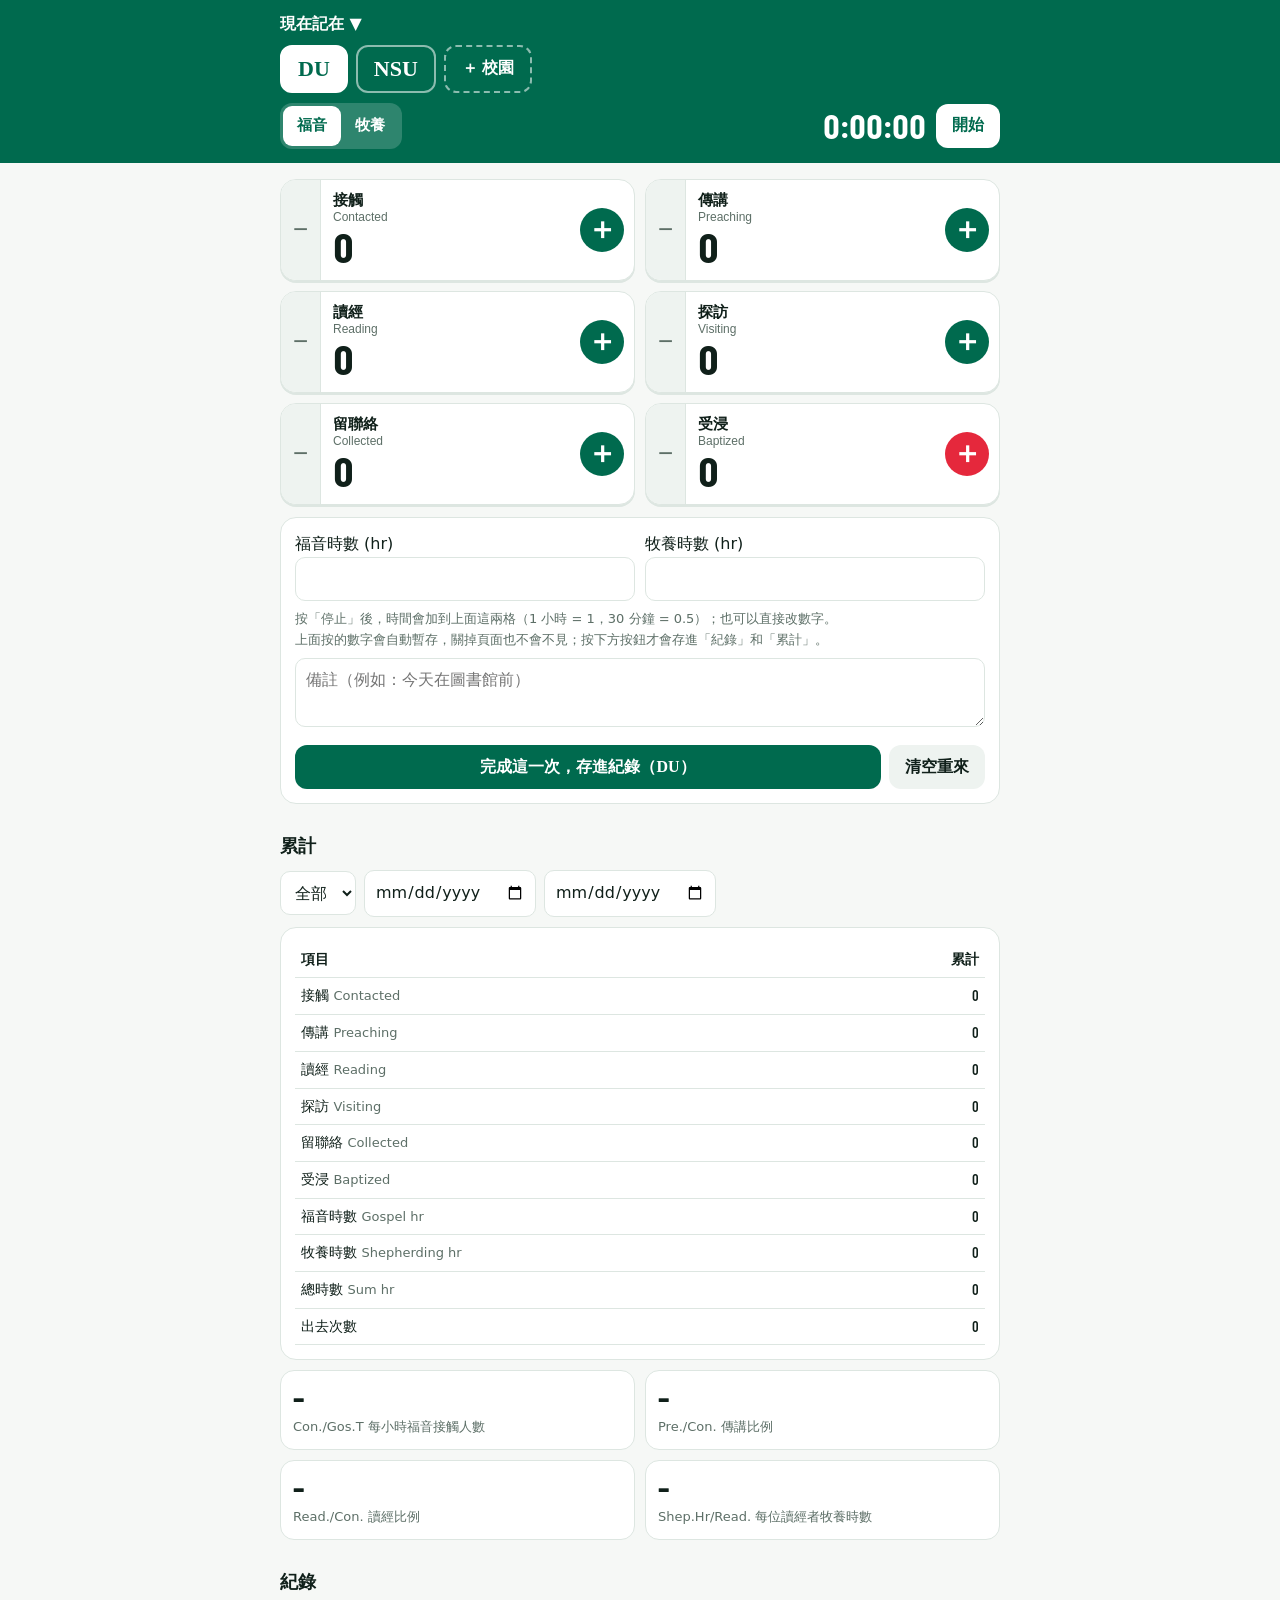
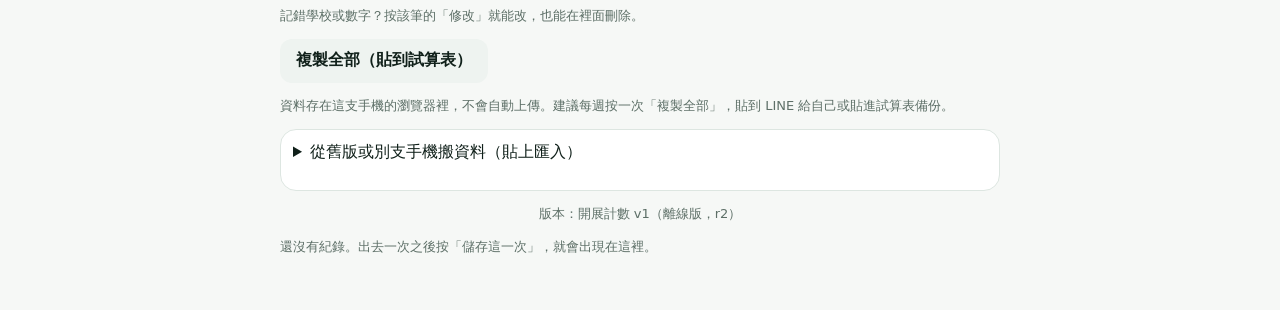
<file: t-6w4j/index.html>
<!DOCTYPE html>
<html lang="zh-Hant">
<head>
<meta charset="utf-8">
<meta name="viewport" content="width=device-width, initial-scale=1">
<title>校園開展計數</title>
<link rel="manifest" href="manifest.webmanifest">
<link rel="apple-touch-icon" href="icons/apple-touch-icon.png">
<link rel="icon" href="icons/icon-192.png">
<meta name="apple-mobile-web-app-capable" content="yes">
<meta name="mobile-web-app-capable" content="yes">
<meta name="apple-mobile-web-app-title" content="開展計數">
<meta name="theme-color" content="#006a4e">
<link rel="stylesheet" href="../fonts/fonts.css">
<style>
/* VOICE: calm field tool, quick to use while walking on campus
   IDEA: a hand tally counter — big press-to-add keys, a running clock
   PICTURE: the live counter grid itself, at the top
   COLOUR and TYPE: each campus owns a header colour (DU green, NSU blue…); Noto Sans TC + Barlow Condensed numerals
   LAYOUT: one column, sticky header with campus + clock; records + totals below */
:root{color-scheme:light dark;
--bg:light-dark(#f6f8f6,#0c1512);--card:light-dark(#fff,#13201b);--ink:light-dark(#10201a,#e8f1ec);
--mute:light-dark(#5d6f67,#93a89e);--line:light-dark(#dde6e1,#22352d);
--cc:#006a4e;--soft:light-dark(#eef3f0,#1a2a24);--r:#e5283c}
:root[data-theme=light]{color-scheme:light}:root[data-theme=dark]{color-scheme:dark}
*{box-sizing:border-box;min-width:0}
body{margin:0;background:var(--bg);color:var(--ink);font:16px/1.55 -apple-system,"PingFang TC","Noto Sans TC",system-ui,sans-serif;overflow-x:clip}
.num{font-family:"Barlow Condensed","PingFang TC",sans-serif;font-variant-numeric:tabular-nums}
header{background:var(--cc);color:#fff;padding:12px max(4vw,14px) 14px;position:sticky;top:0;z-index:5;transition:background .25s}
.wrap{max-width:720px;margin:0 auto}
.top{display:flex;justify-content:space-between;align-items:center;gap:8px}
.top small{font-size:13px;opacity:.85}
.camps{display:flex;gap:8px;flex-wrap:wrap;margin:8px 0 10px}
.camps button{border:2px solid rgba(255,255,255,.55);background:none;color:#fff;font:800 22px "Noto Sans TC";padding:4px 16px;border-radius:12px;min-height:48px;cursor:pointer}
.camps button.on{background:#fff;color:var(--cc);border-color:#fff}
.camps button.add{font-size:16px;font-weight:600;border-style:dashed}
.row{display:flex;gap:8px;flex-wrap:wrap;align-items:center}
select,input,textarea{font:inherit;font-size:16px;border-radius:10px;border:1px solid var(--line);background:var(--card);color:var(--ink);padding:9px 10px;min-height:44px}
.seg{display:flex;background:rgba(255,255,255,.18);border-radius:12px;padding:3px}
.seg button{flex:1;border:0;background:none;color:#fff;font:600 15px "Noto Sans TC";padding:8px 14px;border-radius:9px;min-height:40px;cursor:pointer}
.seg button.on{background:#fff;color:var(--cc)}
.clock{display:flex;align-items:center;gap:10px;margin-left:auto}
.clock .t{font-size:34px;line-height:1;font-weight:700}
.btn{border:0;border-radius:12px;font:600 16px "Noto Sans TC";padding:10px 16px;min-height:44px;cursor:pointer}
.go{background:#fff;color:var(--cc)}.stop{background:var(--r);color:#fff}
.main{background:var(--cc);color:#fff}
.ghost{background:var(--soft);color:var(--ink)}
.danger{background:none;color:var(--r);border:1px solid var(--r)}
main{padding:16px max(4vw,14px) 40px}
.grid{display:grid;grid-template-columns:repeat(2,minmax(0,1fr));gap:10px}
.k{background:var(--card);border:1px solid var(--line);border-radius:16px;display:grid;grid-template-columns:40px minmax(0,1fr);overflow:hidden;box-shadow:0 2px 0 var(--line)}
.k .minus{border:0;border-right:1px solid var(--line);background:var(--soft);color:var(--mute);font-size:26px;cursor:pointer}
.k .plus{border:0;background:none;color:var(--ink);text-align:left;padding:10px 10px 10px 12px;cursor:pointer;min-height:100px;display:grid;grid-template-columns:minmax(0,1fr) auto;align-items:center;gap:6px}
.k .plus:active{background:var(--soft)}
.k .lab{font-size:15px;font-weight:600;display:block}.k .en{font-size:12px;color:var(--mute);display:block}
.k .v{font-size:42px;line-height:1.05;font-weight:700;display:block}
.k .pl{width:44px;height:44px;border-radius:50%;background:var(--cc);color:#fff;font-size:30px;line-height:42px;text-align:center;font-weight:600}
.k.bap .pl{background:var(--r)}
h2{font-size:18px;margin:28px 0 10px}
.card{background:var(--card);border:1px solid var(--line);border-radius:16px;padding:14px}
.hrs{display:grid;grid-template-columns:repeat(2,minmax(0,1fr));gap:10px}
.hrs input,.ed input,.ed select{width:100%}
.note{font-size:13px;color:var(--mute)}
table{width:100%;border-collapse:collapse;font-size:14px}
th,td{padding:7px 6px;border-bottom:1px solid var(--line);text-align:right;white-space:nowrap}
th:first-child,td:first-child{text-align:left}
.scroll{overflow-x:auto}
.stats{display:grid;grid-template-columns:repeat(2,minmax(0,1fr));gap:10px}
.stat{background:var(--card);border:1px solid var(--line);border-radius:14px;padding:10px 12px}
.stat b{display:block;font-size:30px;line-height:1.1}
.stat span{font-size:13px;color:var(--mute)}
.rec{padding:10px 0;border-bottom:1px solid var(--line)}
.rec .head{display:grid;grid-template-columns:minmax(0,1fr) auto;gap:10px;align-items:start}
.rec .meta{font-size:13px;color:var(--mute)}
.tag{display:inline-block;font-size:13px;font-weight:700;padding:1px 10px;border-radius:99px;color:#fff;margin-right:6px}
.tag.s{background:var(--soft);color:var(--ink);font-weight:400}
.ed{display:grid;grid-template-columns:repeat(2,minmax(0,1fr));gap:8px;margin-top:10px;background:var(--soft);padding:12px;border-radius:12px}
.ed label{font-size:13px;color:var(--mute)}
.ed .full{grid-column:1/-1}
.toast{position:fixed;left:50%;bottom:20px;transform:translateX(-50%);background:var(--ink);color:var(--bg);padding:10px 16px;border-radius:12px;opacity:0;transition:opacity .2s;pointer-events:none;z-index:9}
.toast.on{opacity:1}
@media(prefers-reduced-motion:reduce){.toast,header{transition:none}}
@media(max-width:420px){.clock .t{font-size:28px}}
button:focus-visible,select:focus-visible,input:focus-visible,textarea:focus-visible{outline:3px solid var(--r);outline-offset:2px}
</style>
</head>
<body>
<header><div class="wrap">
  <div class="top"><b>現在記在 ▼</b><small id="clockNote"></small></div>
  <div class="camps" id="camps"></div>
  <div class="row">
    <div class="seg" role="group" aria-label="類型">
      <button id="tG" class="on">福音</button><button id="tS">牧養</button>
    </div>
    <div class="clock">
      <span class="t num" id="clock">0:00:00</span>
      <button class="btn go" id="timer">開始</button>
    </div>
  </div>
</div></header>

<main><div class="wrap">
  <div class="grid" id="keys"></div>

  <div class="card" style="margin-top:12px">
    <div class="hrs">
      <label>福音時數 (hr)<br><input id="hG" type="number" step="0.25" min="0" inputmode="decimal"></label>
      <label>牧養時數 (hr)<br><input id="hS" type="number" step="0.25" min="0" inputmode="decimal"></label>
    </div>
    <p class="note" style="margin:8px 0">按「停止」後，時間會加到上面這兩格（1 小時 = 1，30 分鐘 = 0.5）；也可以直接改數字。<br>上面按的數字會自動暫存，關掉頁面也不會不見；按下方按鈕才會存進「紀錄」和「累計」。</p>
    <textarea id="memo" rows="2" style="width:100%" placeholder="備註（例如：今天在圖書館前）"></textarea>
    <div class="row" style="margin-top:10px">
      <button class="btn main" id="save" style="flex:1"></button>
      <button class="btn ghost" id="reset">清空重來</button>
    </div>
  </div>

  <h2>累計</h2>
  <div class="row" style="margin-bottom:10px">
    <select id="fCampus" aria-label="篩選校園"></select>
    <input id="fFrom" type="date" aria-label="起"><input id="fTo" type="date" aria-label="迄">
  </div>
  <div class="card scroll"><table id="tot"></table></div>
  <div class="stats" id="ratios" style="margin-top:10px"></div>

  <h2>紀錄</h2>
  <p class="note" style="margin-top:0">記錯學校或數字？按該筆的「修改」就能改，也能在裡面刪除。</p>
  <div class="row" style="margin-bottom:6px">
    <button class="btn ghost" id="copy">複製全部（貼到試算表）</button>
  </div>
  <p class="note">資料存在這支手機的瀏覽器裡，不會自動上傳。建議每週按一次「複製全部」，貼到 LINE 給自己或貼進試算表備份。</p>
  <details class="card" style="margin:10px 0;padding:10px 12px"><summary style="min-height:40px;cursor:pointer">從舊版或別支手機搬資料（貼上匯入）</summary>
   <p class="note">在舊頁面按「複製全部」，貼到下面再按「匯入」。重複的紀錄會自動略過。</p>
   <textarea id="impTxt" rows="4" style="width:100%" placeholder="日期	校園	接觸…（貼上「複製全部」的內容）"></textarea>
   <button class="btn main" id="impBtn" style="margin-top:8px;width:100%">匯入</button></details>
  <p class="note" style="text-align:center">版本：開展計數 v1（離線版，r2）</p>
  <div id="list"></div>
</div></main>
<div class="toast" id="toast"></div>

<script>
{
const KEYS=[
 ['c','接觸','Contacted'],['p','傳講','Preaching'],
 ['r','讀經','Reading'],['v','探訪','Visiting'],
 ['col','留聯絡','Collected'],['b','受浸','Baptized']];
const COLORS=['#006a4e','#1d4f9e','#8a3d97','#b4561a','#0f7c86','#7a5a12'];
const S='bd-tally-v1';
const load=()=>{try{return JSON.parse(localStorage.getItem(S))||null}catch(e){return null}};
const st=load()||{campuses:['DU','NSU'],records:[],cur:null};
const blank=()=>({campus:st.campuses[0],type:'g',counts:{},hG:0,hS:0,memo:'',runStart:null});
if(!st.cur)st.cur=blank();
let editing=null;
const save=()=>{try{localStorage.setItem(S,JSON.stringify(st))}catch(e){}};
const $=id=>document.getElementById(id);
const esc=s=>String(s).replace(/[&<>"']/g,c=>({'&':'&amp;','<':'&lt;','>':'&gt;','"':'&quot;',"'":'&#39;'}[c]));
const r2=x=>Math.round(x*100)/100;
const col=c=>COLORS[Math.max(0,st.campuses.indexOf(c))%COLORS.length];
const toast=m=>{const t=$('toast');t.textContent=m;t.classList.add('on');clearTimeout(t._h);t._h=setTimeout(()=>t.classList.remove('on'),1800)};
const today=()=>{const d=new Date();return d.getFullYear()+'-'+String(d.getMonth()+1).padStart(2,'0')+'-'+String(d.getDate()).padStart(2,'0')};
const curHas=()=>Object.values(st.cur.counts).some(v=>v)||st.cur.hG||st.cur.hS||st.cur.runStart;

function renderCampus(){
  document.documentElement.style.setProperty('--cc',col(st.cur.campus));
  $('camps').innerHTML=st.campuses.map(c=>`<button data-c="${esc(c)}" class="${c===st.cur.campus?'on':''}">${esc(c)}</button>`).join('')+
    '<button class="add" id="addC">＋ 校園</button>';
  $('save').textContent=`完成這一次，存進紀錄（${st.cur.campus}）`;
  const f=$('fCampus').value||'全部';
  $('fCampus').innerHTML=['全部',...st.campuses].map(c=>`<option${c===f?' selected':''}>${esc(c)}</option>`).join('');
}
function renderKeys(){
  $('keys').innerHTML=KEYS.map(([k,l,e])=>`<div class="k${k==='b'?' bap':''}">
   <button class="minus" data-m="${k}" aria-label="${l}減一">−</button>
   <button class="plus" data-p="${k}" aria-label="${l}加一"><span><span class="lab">${l}</span><span class="en">${e}</span><span class="v num">${st.cur.counts[k]||0}</span></span><span class="pl">＋</span></button></div>`).join('');
}
function renderCur(){
  $('tG').classList.toggle('on',st.cur.type==='g');$('tS').classList.toggle('on',st.cur.type==='s');
  $('hG').value=st.cur.hG?r2(st.cur.hG):'';$('hS').value=st.cur.hS?r2(st.cur.hS):'';
  $('memo').value=st.cur.memo;
  const run=!!st.cur.runStart;
  $('timer').textContent=run?'停止':'開始';$('timer').className='btn '+(run?'stop':'go');
  $('clockNote').textContent=run?`計時中・算進${st.cur.type==='g'?'福音':'牧養'}`:'';
  tick();
}
function tick(){
  const ms=st.cur.runStart?Date.now()-st.cur.runStart:0,s=Math.floor(ms/1000);
  $('clock').textContent=`${Math.floor(s/3600)}:${String(Math.floor(s/60)%60).padStart(2,'0')}:${String(s%60).padStart(2,'0')}`;
}
setInterval(tick,1000);
function stopTimer(){
  if(!st.cur.runStart)return;
  const min=Math.max(1,Math.round((Date.now()-st.cur.runStart)/60000));
  const f=st.cur.type==='g'?'hG':'hS';
  st.cur[f]=r2((st.cur[f]||0)+min/60);
  st.cur.runStart=null;
  toast(`加了 ${min} 分鐘到「${f==='hG'?'福音':'牧養'}時數」`);
  setTimeout(()=>{const i=$(f);i.scrollIntoView({block:'center',behavior:'smooth'});i.style.outline='3px solid var(--cc)';setTimeout(()=>i.style.outline='',1500)},50);
}
function filtered(){
  const c=$('fCampus').value,a=$('fFrom').value,b=$('fTo').value;
  return st.records.filter(x=>(c==='全部'||!c||x.campus===c)&&(!a||x.date>=a)&&(!b||x.date<=b));
}
function renderTotals(){
  const rs=filtered(),sum=k=>rs.reduce((t,x)=>t+(x.counts[k]||0),0);
  const hG=rs.reduce((t,x)=>t+(+x.hG||0),0),hS=rs.reduce((t,x)=>t+(+x.hS||0),0);
  $('tot').innerHTML='<tr><th>項目</th><th>累計</th></tr>'+
    KEYS.map(([k,l,e])=>`<tr><td>${l} <span class="note">${e}</span></td><td class="num">${sum(k)}</td></tr>`).join('')+
    `<tr><td>福音時數 <span class="note">Gospel hr</span></td><td class="num">${r2(hG)}</td></tr>
     <tr><td>牧養時數 <span class="note">Shepherding hr</span></td><td class="num">${r2(hS)}</td></tr>
     <tr><td>總時數 <span class="note">Sum hr</span></td><td class="num">${r2(hG+hS)}</td></tr>
     <tr><td>出去次數</td><td class="num">${rs.length}</td></tr>`;
  const c=sum('c'),pct=(n,d)=>d?Math.round(n/d*100)+'%':'–',div=(n,d)=>d?(n/d).toFixed(1):'–';
  $('ratios').innerHTML=[
    [div(c,hG),'Con./Gos.T 每小時福音接觸人數'],[pct(sum('p'),c),'Pre./Con. 傳講比例'],
    [pct(sum('r'),c),'Read./Con. 讀經比例'],[div(hS,sum('r')),'Shep.Hr/Read. 每位讀經者牧養時數']
  ].map(([v,l])=>`<div class="stat"><b class="num">${v}</b><span>${l}</span></div>`).join('');
}
function editForm(x){
  return `<div class="ed">
    <label>校園<select data-f="campus">${st.campuses.map(c=>`<option${c===x.campus?' selected':''}>${esc(c)}</option>`).join('')}</select></label>
    <label>日期<input type="date" data-f="date" value="${esc(x.date)}"></label>
    ${KEYS.map(([k,l])=>`<label>${l}<input type="number" min="0" inputmode="numeric" data-k="${k}" value="${x.counts[k]||0}"></label>`).join('')}
    <label>福音時數<input type="number" step="0.25" min="0" inputmode="decimal" data-f="hG" value="${+x.hG||0}"></label>
    <label>牧養時數<input type="number" step="0.25" min="0" inputmode="decimal" data-f="hS" value="${+x.hS||0}"></label>
    <label class="full">備註<input data-f="memo" value="${esc(x.memo||'')}"></label>
    <div class="row full">
      <button class="btn main" data-ok="${x.id}" style="flex:1">儲存修改</button>
      <button class="btn ghost" data-cancel>取消</button>
      <button class="btn danger" data-del="${x.id}">刪除這筆</button>
    </div></div>`;
}
function renderList(){
  const rs=[...st.records].reverse();
  $('list').innerHTML=rs.length?rs.map(x=>`<div class="rec" data-id="${x.id}">
    <div class="head"><div><span class="tag" style="background:${col(x.campus)}">${esc(x.campus)}</span>${x.hS&&!x.hG?'<span class="tag s">牧養</span>':''}<b>${esc(x.date)}</b>
     <div class="meta">${KEYS.filter(([k])=>x.counts[k]).map(([k,l])=>l+' '+x.counts[k]).join('・')||'（沒有計數）'}
     ・福音 ${r2(+x.hG||0)}h・牧養 ${r2(+x.hS||0)}h</div>
     ${x.memo?`<div class="meta">${esc(x.memo)}</div>`:''}</div>
    ${editing===x.id?'':`<button class="btn ghost" data-edit="${x.id}">修改</button>`}</div>
    ${editing===x.id?editForm(x):''}</div>`).join('')
   :'<p class="note">還沒有紀錄。出去一次之後按「儲存這一次」，就會出現在這裡。</p>';
}
const all=()=>{renderCampus();renderKeys();renderCur();renderTotals();renderList()};

$('keys').addEventListener('click',e=>{
  const p=e.target.closest('[data-p]'),m=e.target.closest('[data-m]');
  if(p){const k=p.dataset.p;st.cur.counts[k]=(st.cur.counts[k]||0)+1;if(navigator.vibrate)try{navigator.vibrate(15)}catch(_){}}
  else if(m){const k=m.dataset.m;st.cur.counts[k]=Math.max(0,(st.cur.counts[k]||0)-1)}
  else return;
  save();renderKeys();
});
$('camps').addEventListener('click',e=>{
  const b=e.target.closest('[data-c]');
  if(b){const c=b.dataset.c;if(c===st.cur.campus)return;
    st.cur.campus=c;save();renderCampus();
    toast(curHas()?`這一次的數字改算在 ${c}`:`切換到 ${c}`);return}
  if(e.target.closest('#addC')){
    if($('newC'))return $('newC').focus();
    $('camps').insertAdjacentHTML('beforeend','<input id="newC" placeholder="校園名稱" style="width:8em"><button class="btn go" id="okC">加入</button>');
    $('newC').focus();
    $('okC').onclick=()=>{const v=$('newC').value.trim();if(v&&!st.campuses.includes(v)){st.campuses.push(v);st.cur.campus=v;save()}renderCampus();renderTotals()};
  }
});
$('tG').onclick=()=>{stopTimer();st.cur.type='g';save();renderCur()};
$('tS').onclick=()=>{stopTimer();st.cur.type='s';save();renderCur()};
$('timer').onclick=()=>{if(st.cur.runStart)stopTimer();else st.cur.runStart=Date.now();save();renderCur()};
$('hG').oninput=e=>{st.cur.hG=+e.target.value||0;save()};
$('hS').oninput=e=>{st.cur.hS=+e.target.value||0;save()};
$('memo').oninput=e=>{st.cur.memo=e.target.value;save()};
$('save').onclick=()=>{
  stopTimer();
  const c=st.cur,has=Object.values(c.counts).some(v=>v)||c.hG||c.hS||c.memo;
  if(!has){toast('還沒有任何數字');renderCur();return}
  st.records.push({id:Date.now(),date:today(),campus:c.campus,counts:{...c.counts},hG:r2(c.hG),hS:r2(c.hS),memo:c.memo});
  st.cur={...blank(),campus:c.campus,type:c.type};save();all();toast(`已儲存到 ${c.campus}`);
};
let armR=0;
$('reset').onclick=()=>{
  if(Date.now()-armR>3000){armR=Date.now();$('reset').textContent='再按一次確認';setTimeout(()=>$('reset').textContent='清空重來',3000);return}
  st.cur={...blank(),campus:st.cur.campus,type:st.cur.type};save();all();toast('已清空');
};
$('list').addEventListener('click',e=>{
  const ed=e.target.closest('[data-edit]'),ok=e.target.closest('[data-ok]'),del=e.target.closest('[data-del]');
  if(ed){editing=+ed.dataset.edit;renderList();return}
  if(e.target.closest('[data-cancel]')){editing=null;renderList();return}
  if(ok){
    const box=ok.closest('.ed'),x=st.records.find(r=>r.id===+ok.dataset.ok);if(!x)return;
    box.querySelectorAll('[data-f]').forEach(i=>{const f=i.dataset.f;x[f]=(f==='hG'||f==='hS')?r2(+i.value||0):i.value});
    box.querySelectorAll('[data-k]').forEach(i=>{x.counts[i.dataset.k]=Math.max(0,parseInt(i.value)||0)});
    editing=null;save();renderTotals();renderList();toast('已修改');return}
  if(del){
    if(!del.dataset.arm){del.dataset.arm=1;del.textContent='確定刪除？';setTimeout(()=>{delete del.dataset.arm;del.textContent='刪除這筆'},3000);return}
    st.records=st.records.filter(x=>x.id!==+del.dataset.del);editing=null;save();renderTotals();renderList();toast('已刪除')}
});
['fCampus','fFrom','fTo'].forEach(id=>$(id).addEventListener('change',renderTotals));
$('copy').onclick=async()=>{
  const head=['日期','校園',...KEYS.map(k=>k[1]),'福音時數','牧養時數','備註'];
  const rows=st.records.map(x=>[x.date,x.campus,...KEYS.map(([k])=>x.counts[k]||0),x.hG||0,x.hS||0,(x.memo||'').replace(/[\t\n]/g,' ')]);
  const txt=[head,...rows].map(r=>r.join('\t')).join('\n');
  try{await navigator.clipboard.writeText(txt);toast('已複製 '+rows.length+' 筆')}
  catch(e){toast('無法自動複製，請稍後再試')}
};

$('impBtn').onclick=()=>{
  const lines=$('impTxt').value.split(/\r?\n/).map(l=>l.trim()).filter(Boolean);
  const sig=x=>[x.date,x.campus,...KEYS.map(([k])=>x.counts[k]||0),x.hG||0,x.hS||0,x.memo||''].join('|');
  const have=new Set(st.records.map(sig));let add=0,skip=0,bad=0,base=Date.now();
  for(const l of lines){const c=l.split('\t');
    if(c[0]==='日期')continue;
    if(c.length<2+KEYS.length+2||!/^\d{4}-\d{2}-\d{2}$/.test(c[0])){bad++;continue}
    const counts={};KEYS.forEach(([k],i)=>{const v=+c[2+i]||0;if(v)counts[k]=v});
    const x={id:base+add,date:c[0],campus:c[1],counts,hG:+c[2+KEYS.length]||0,hS:+c[3+KEYS.length]||0,memo:c[4+KEYS.length]||''};
    if(have.has(sig(x))){skip++;continue}
    have.add(sig(x));st.records.push(x);add++;
    if(!st.campuses.includes(x.campus))st.campuses.push(x.campus)}
  st.records.sort((a,b)=>a.date<b.date?-1:a.date>b.date?1:a.id-b.id);
  save();all();$('impTxt').value='';
  toast('匯入 '+add+' 筆'+(skip?'，略過重複 '+skip+' 筆':'')+(bad?'，看不懂 '+bad+' 行':''));
};
all();
}
</script>
<script>
if('serviceWorker' in navigator && location.protocol.startsWith('http')) navigator.serviceWorker.register('sw.js').catch(()=>{});
if(navigator.storage && navigator.storage.persist) navigator.storage.persist().catch(()=>{});
</script>
</body>
</html>
</file>
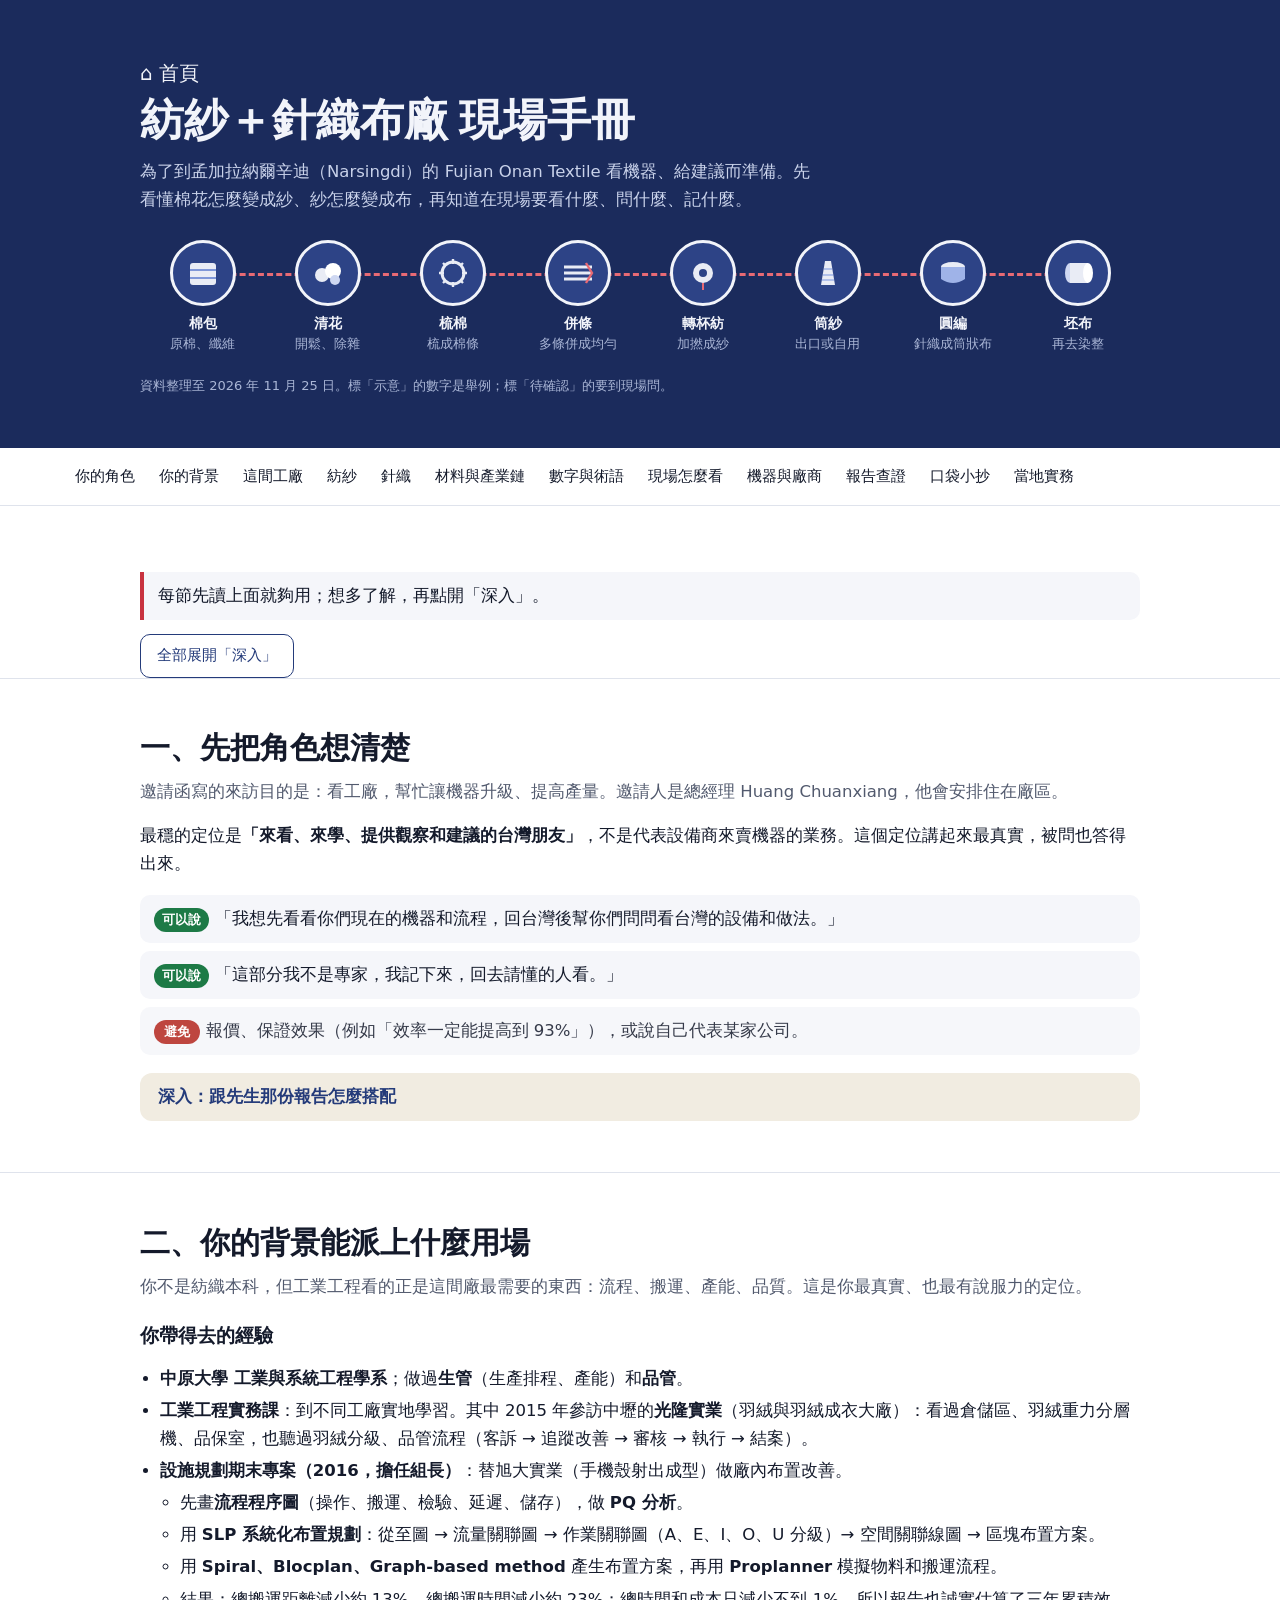
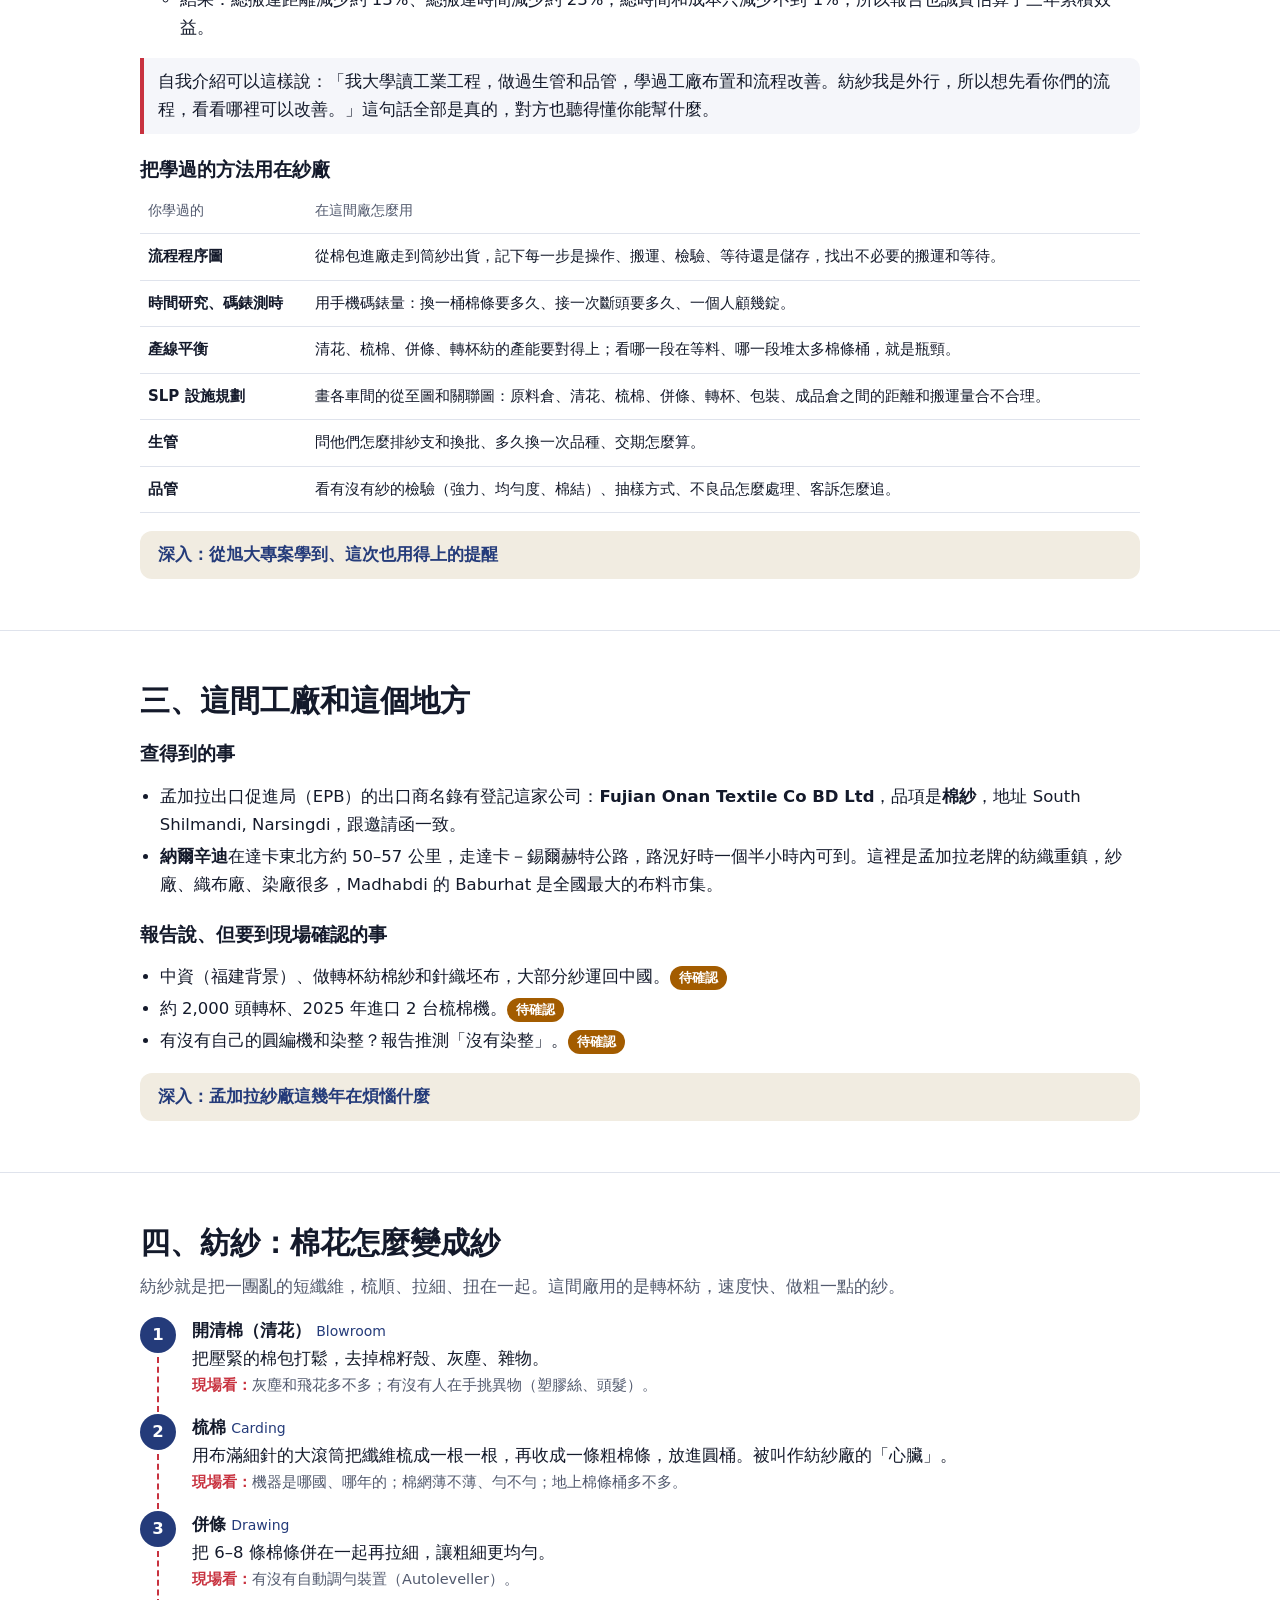
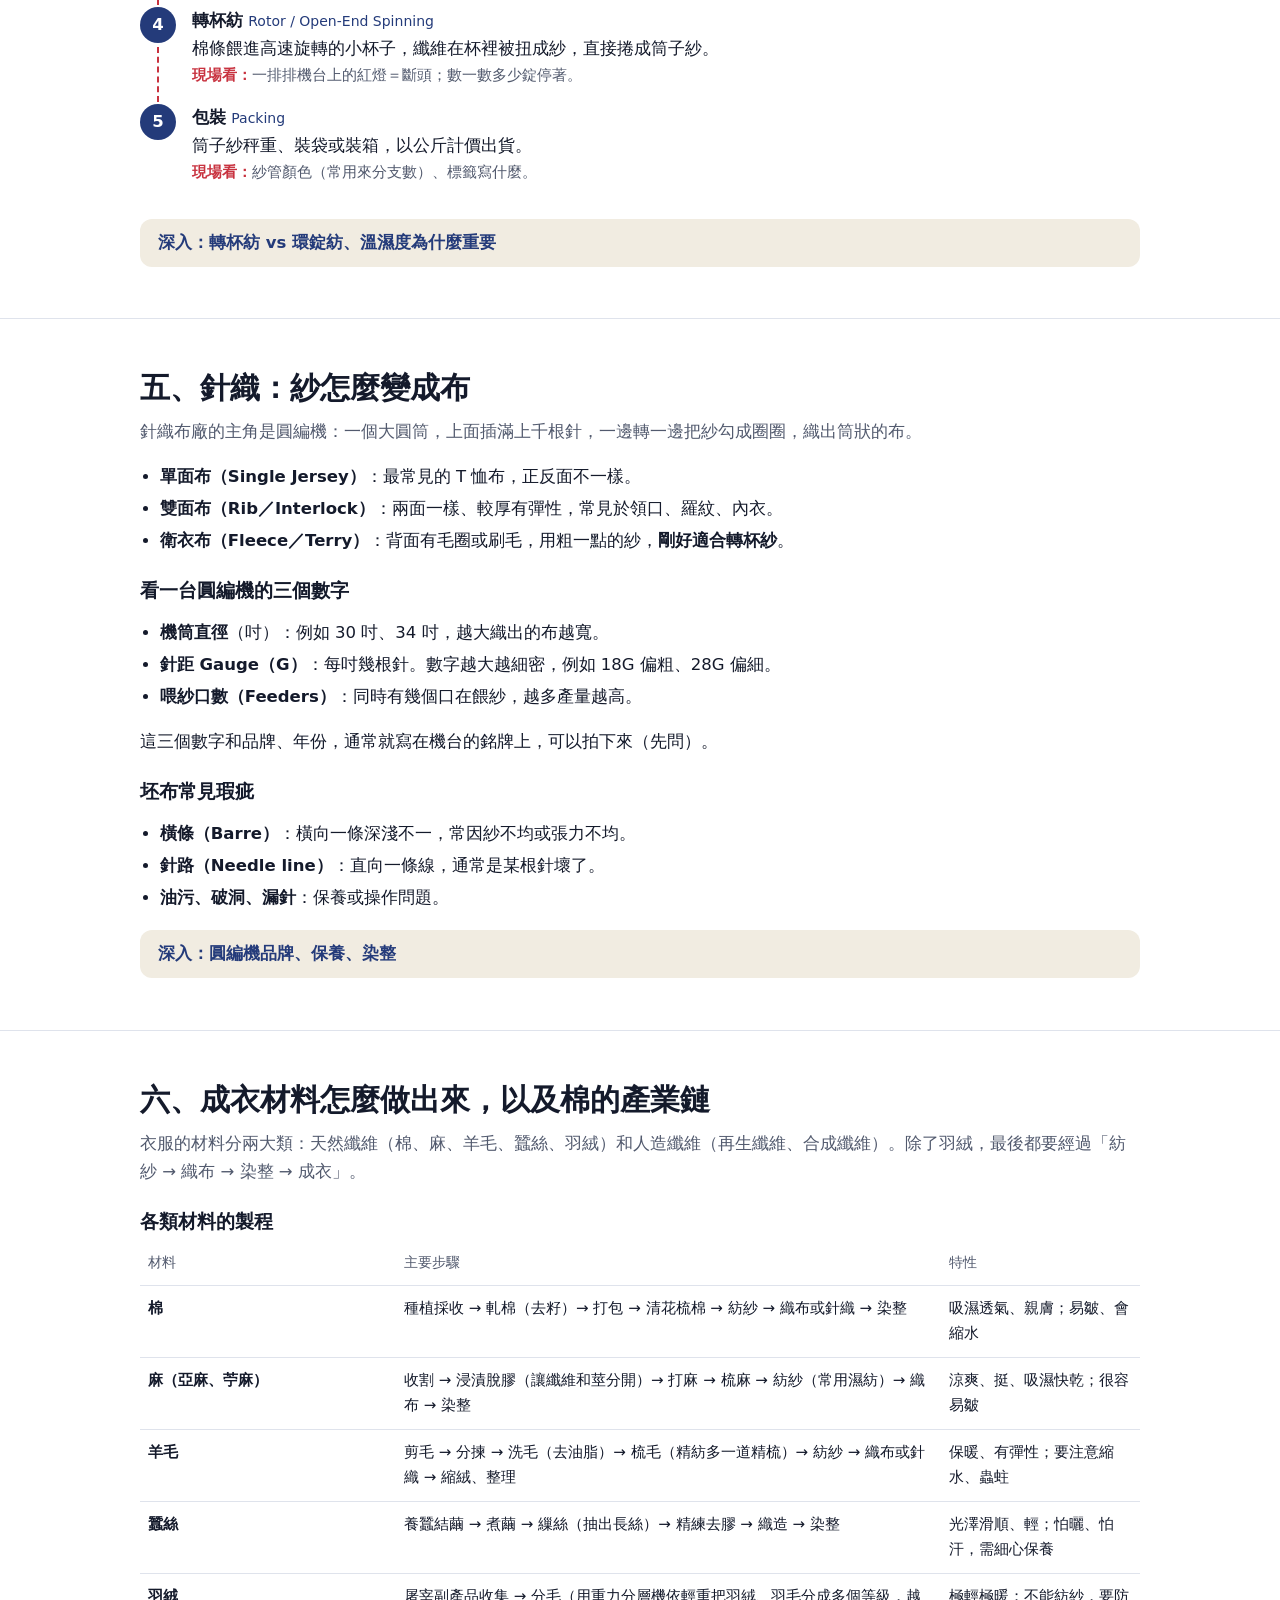
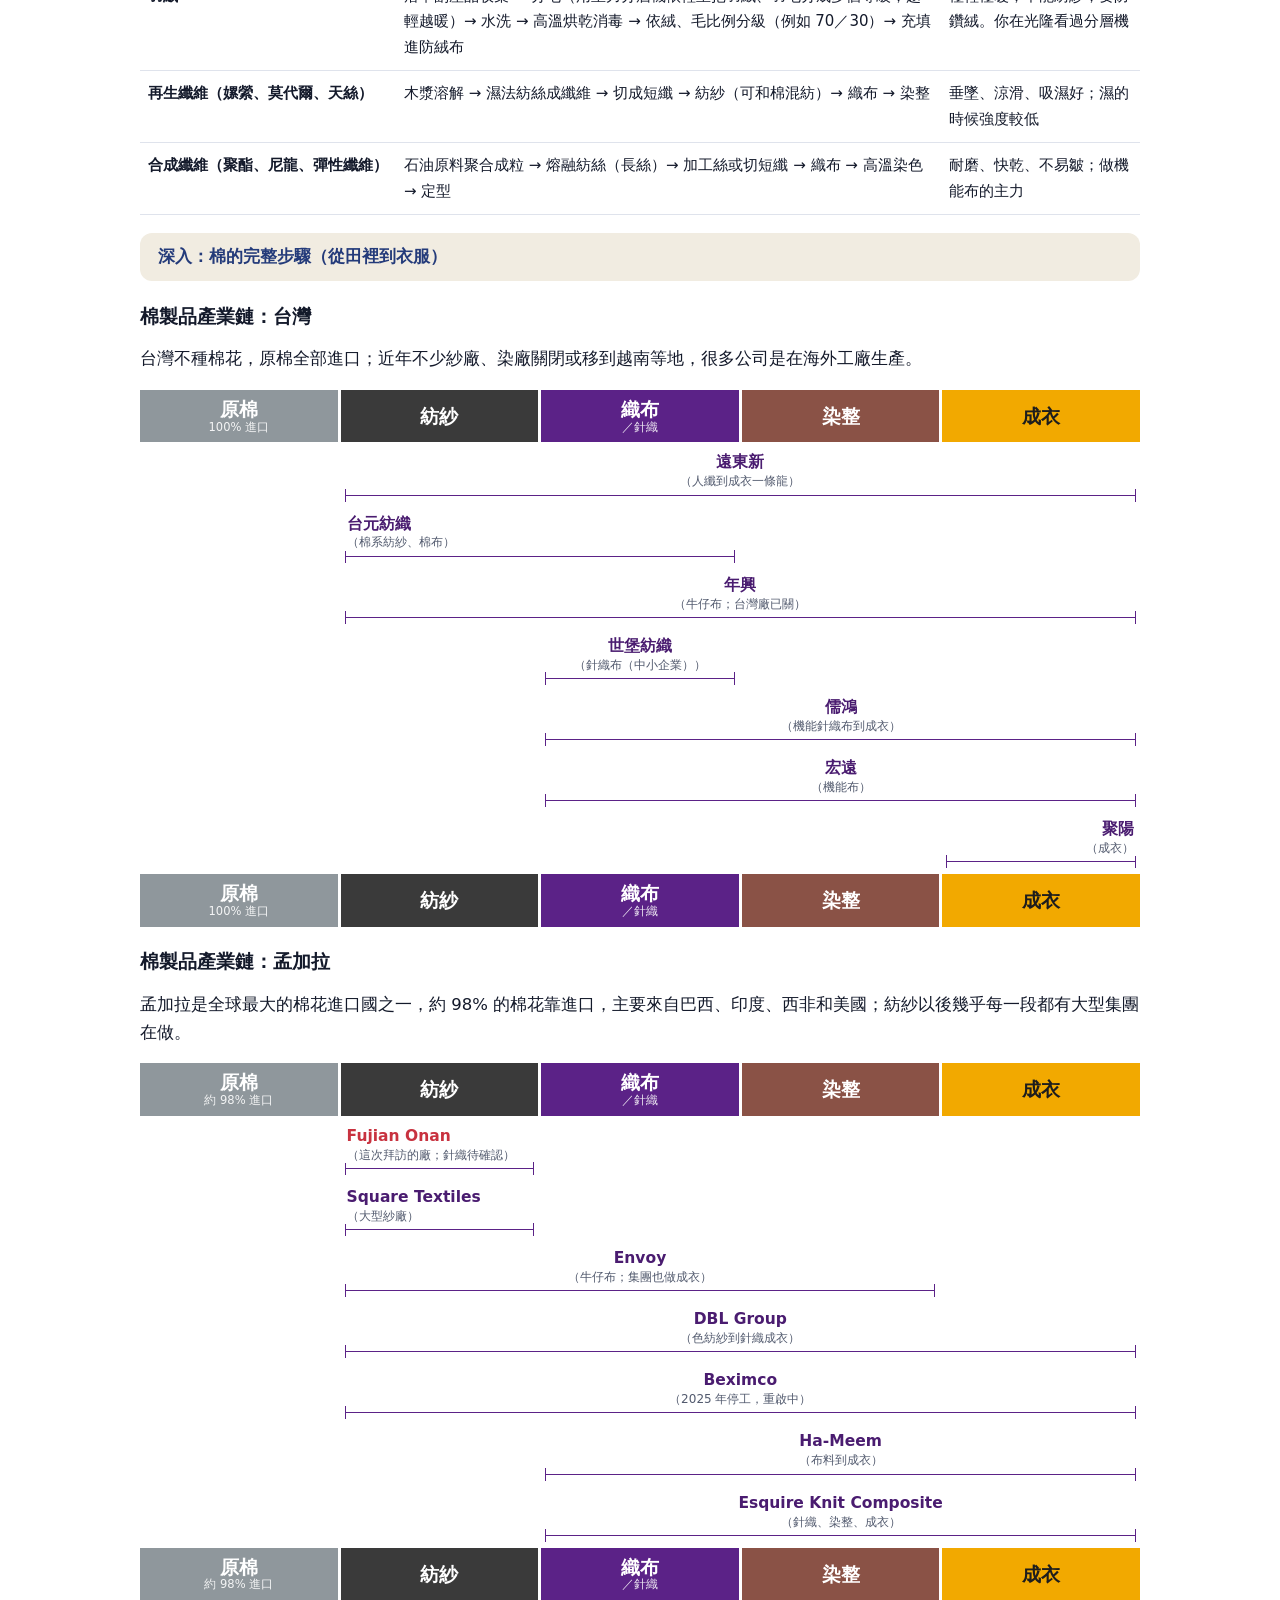
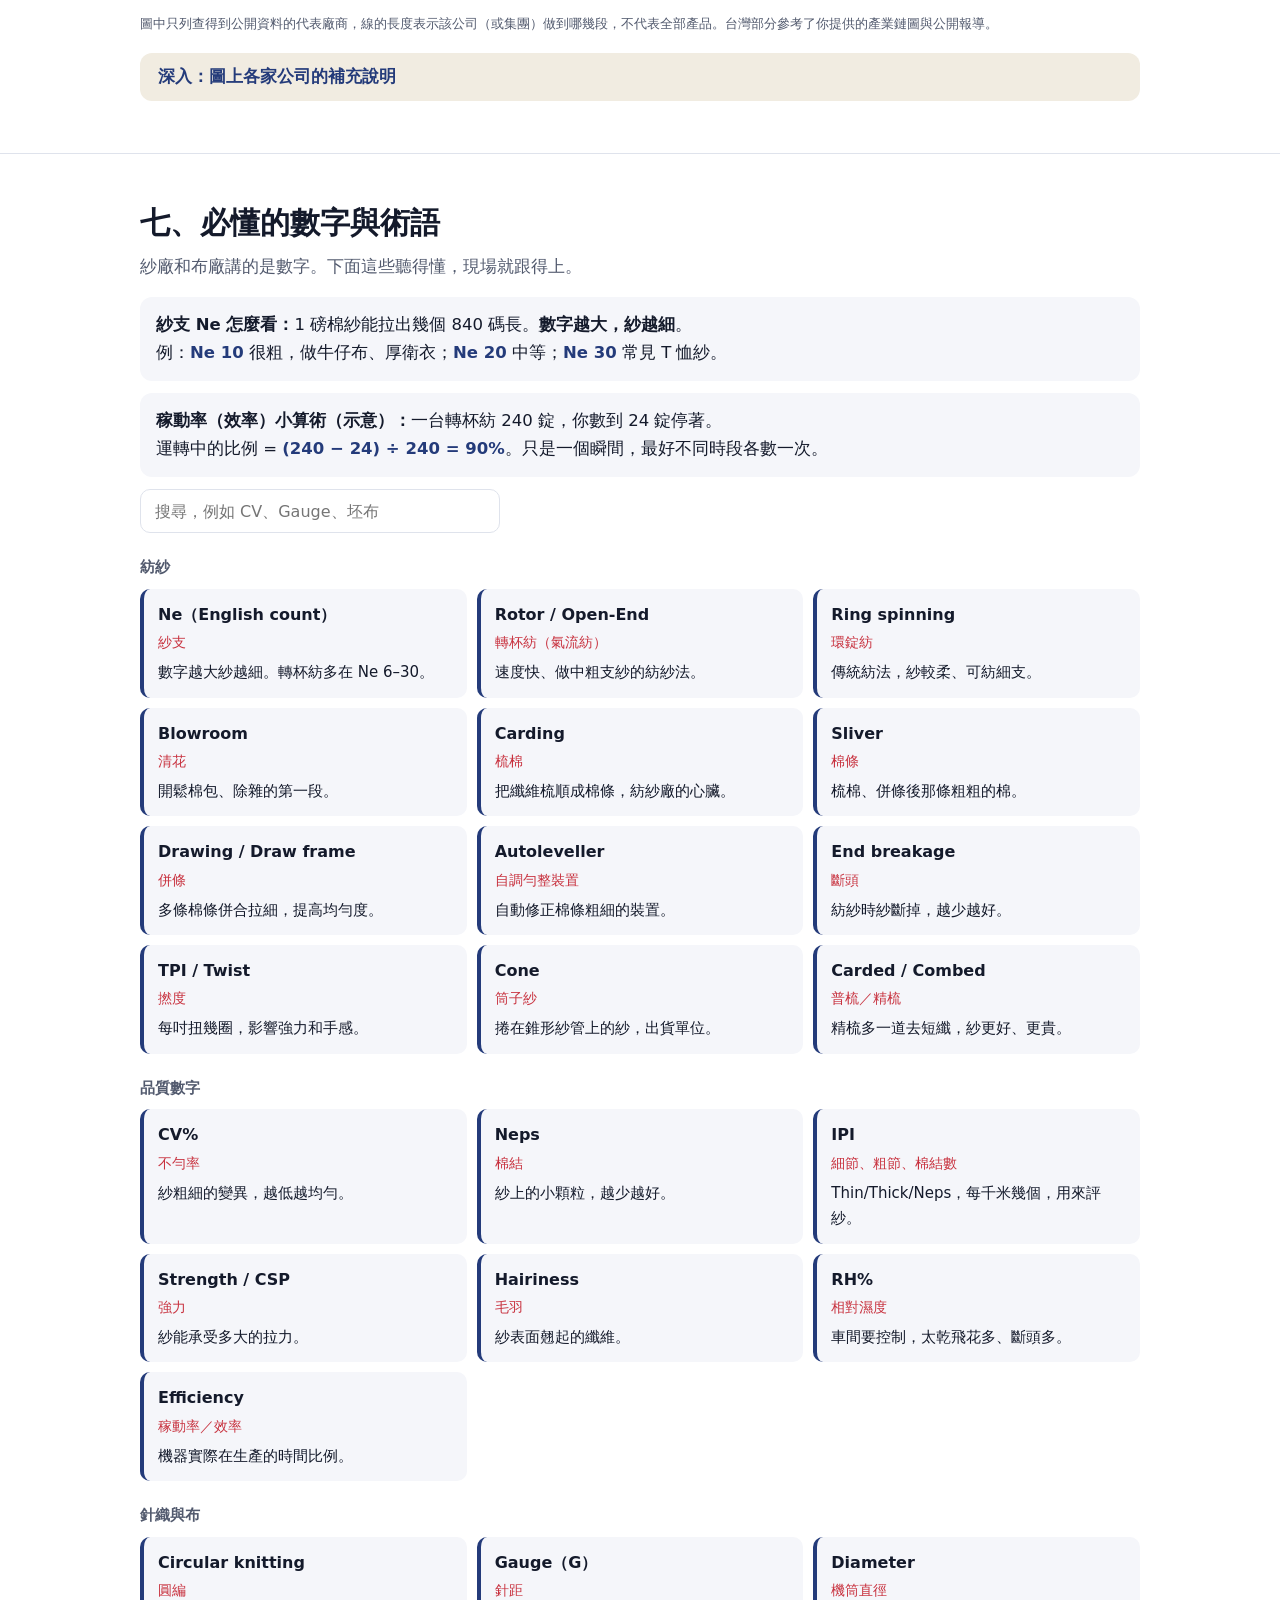
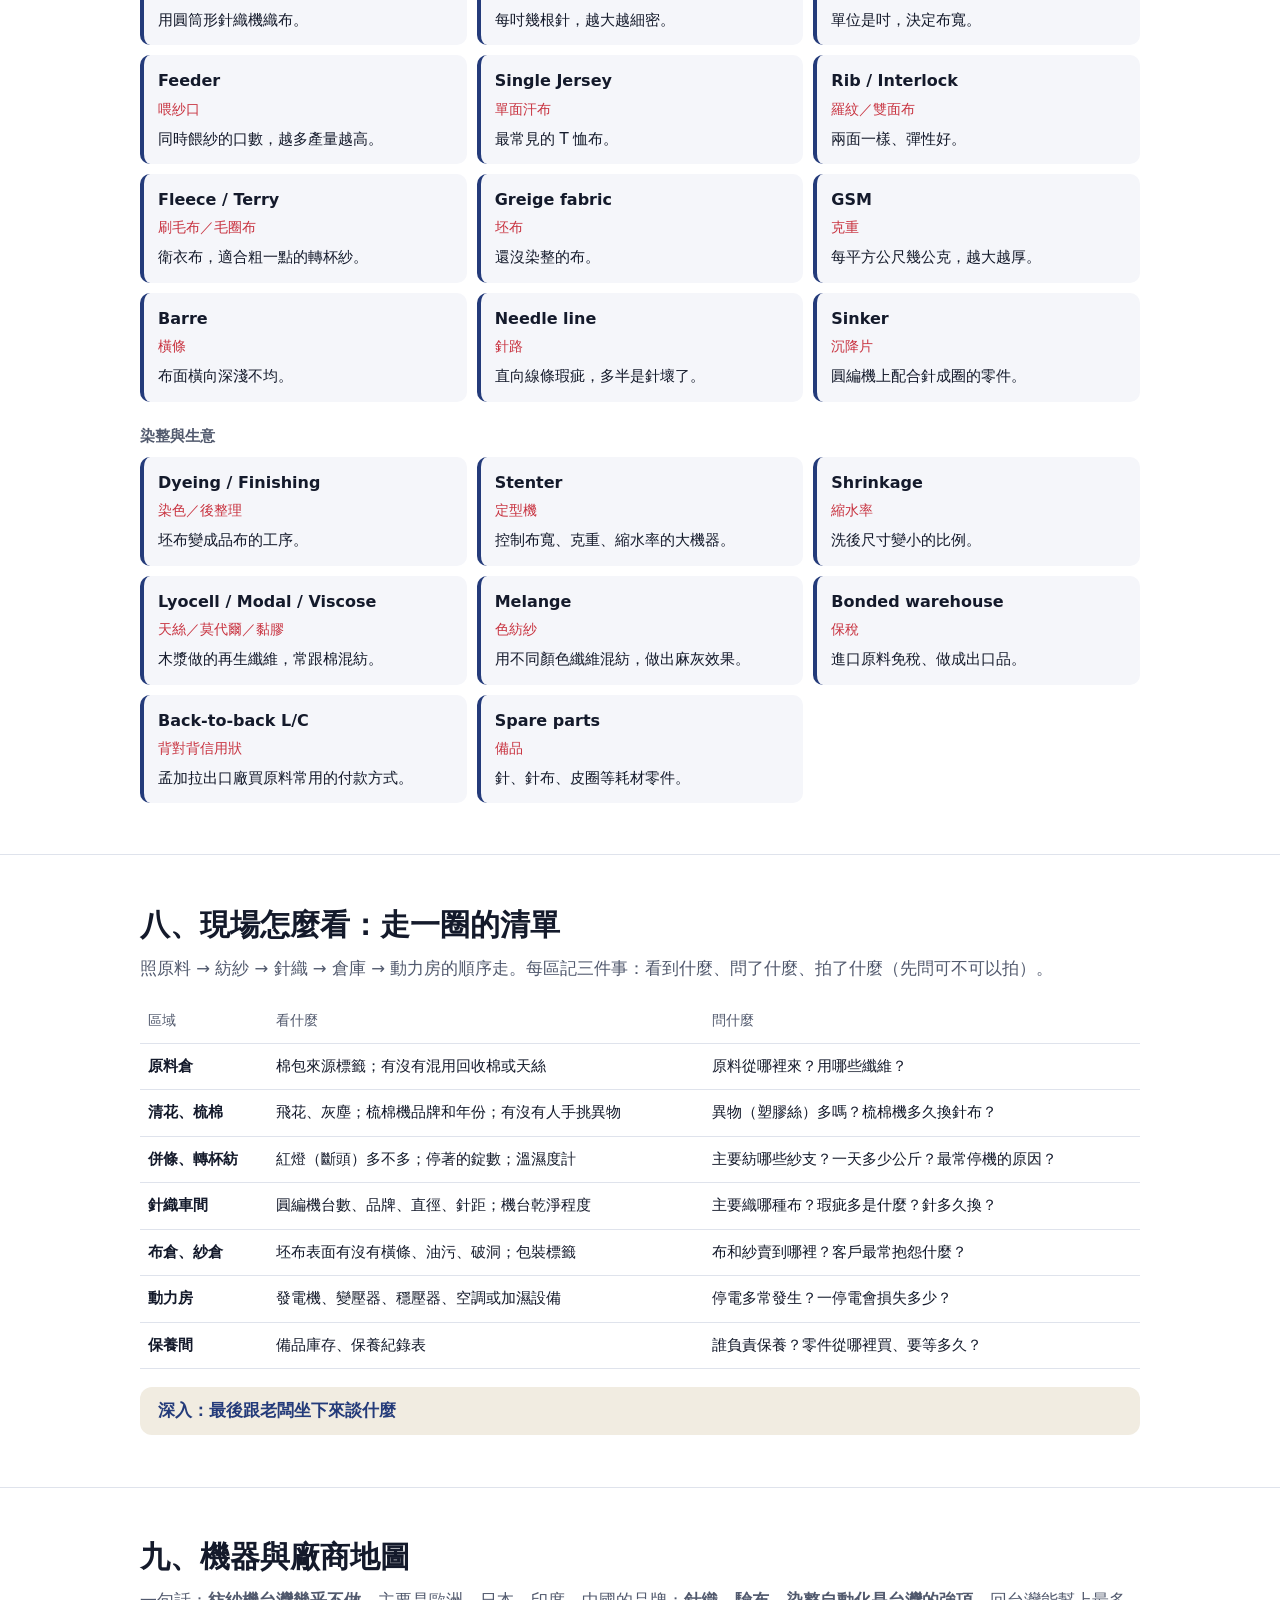
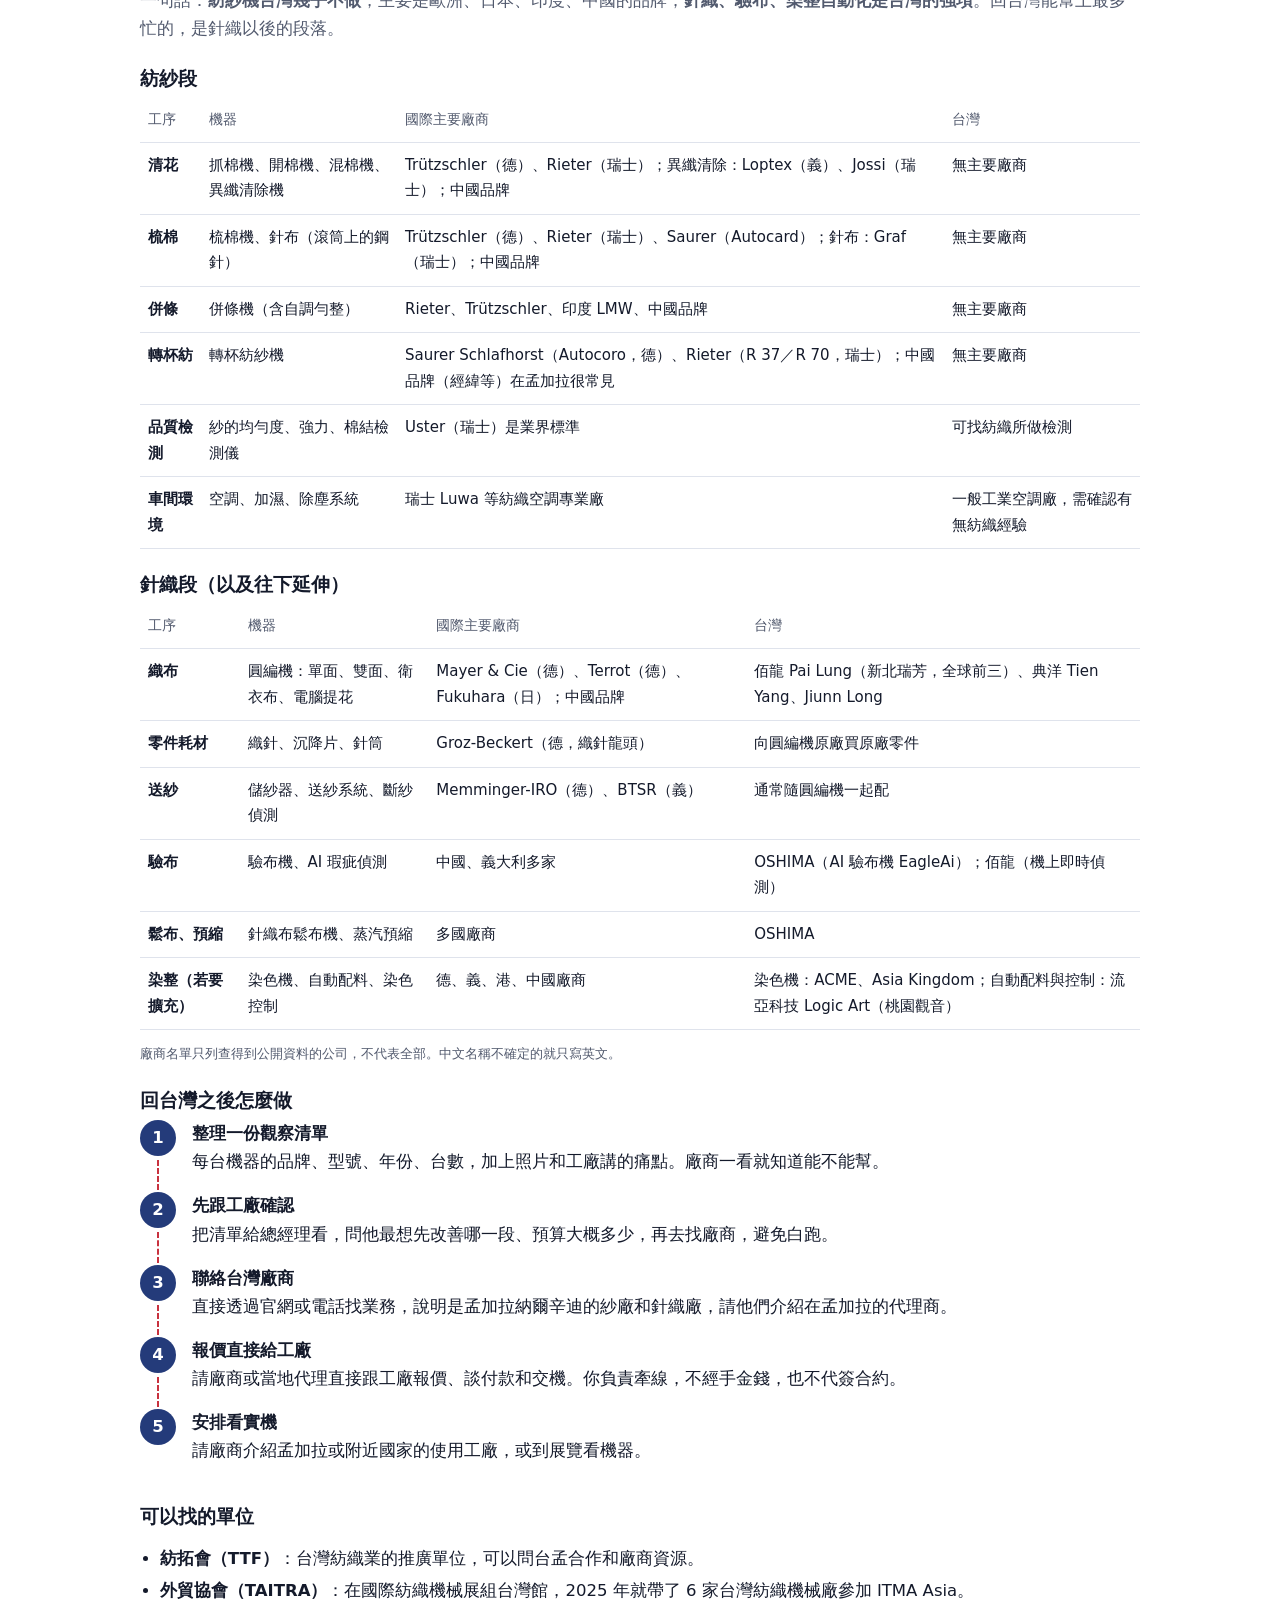
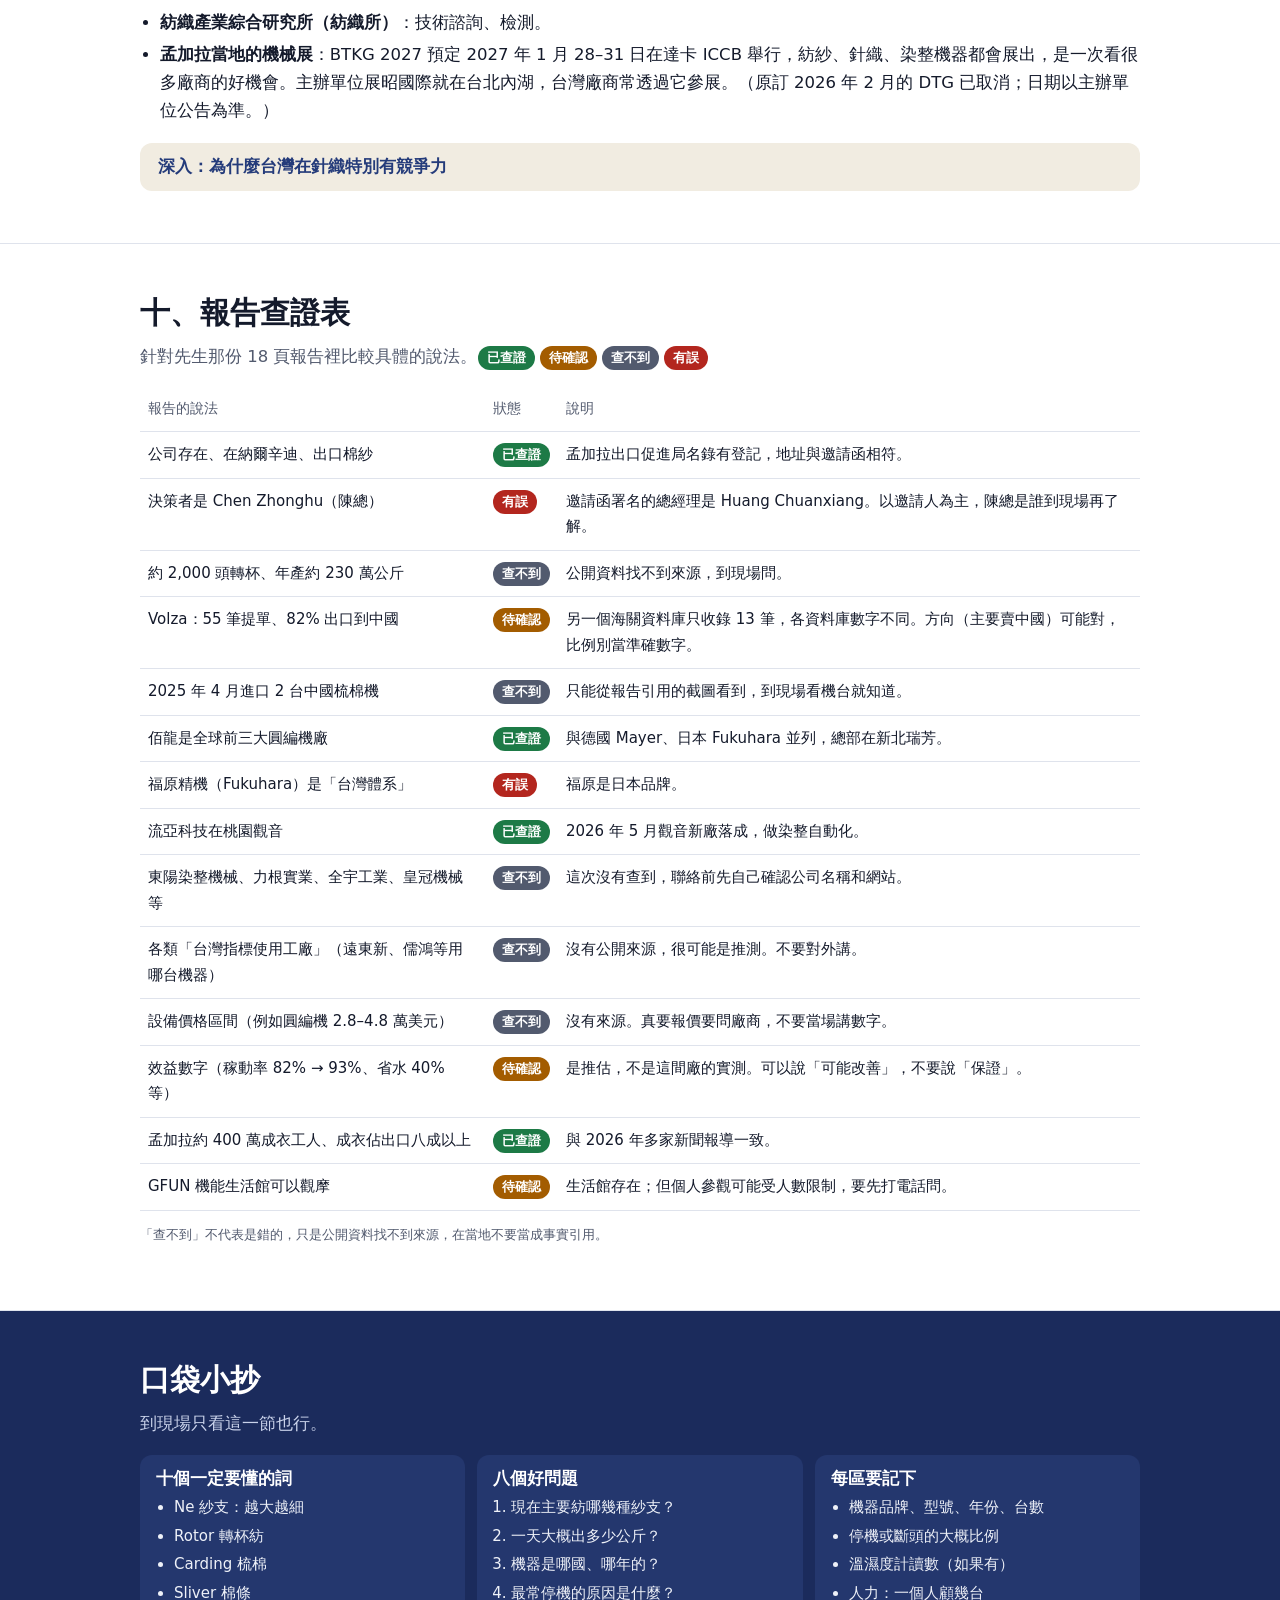
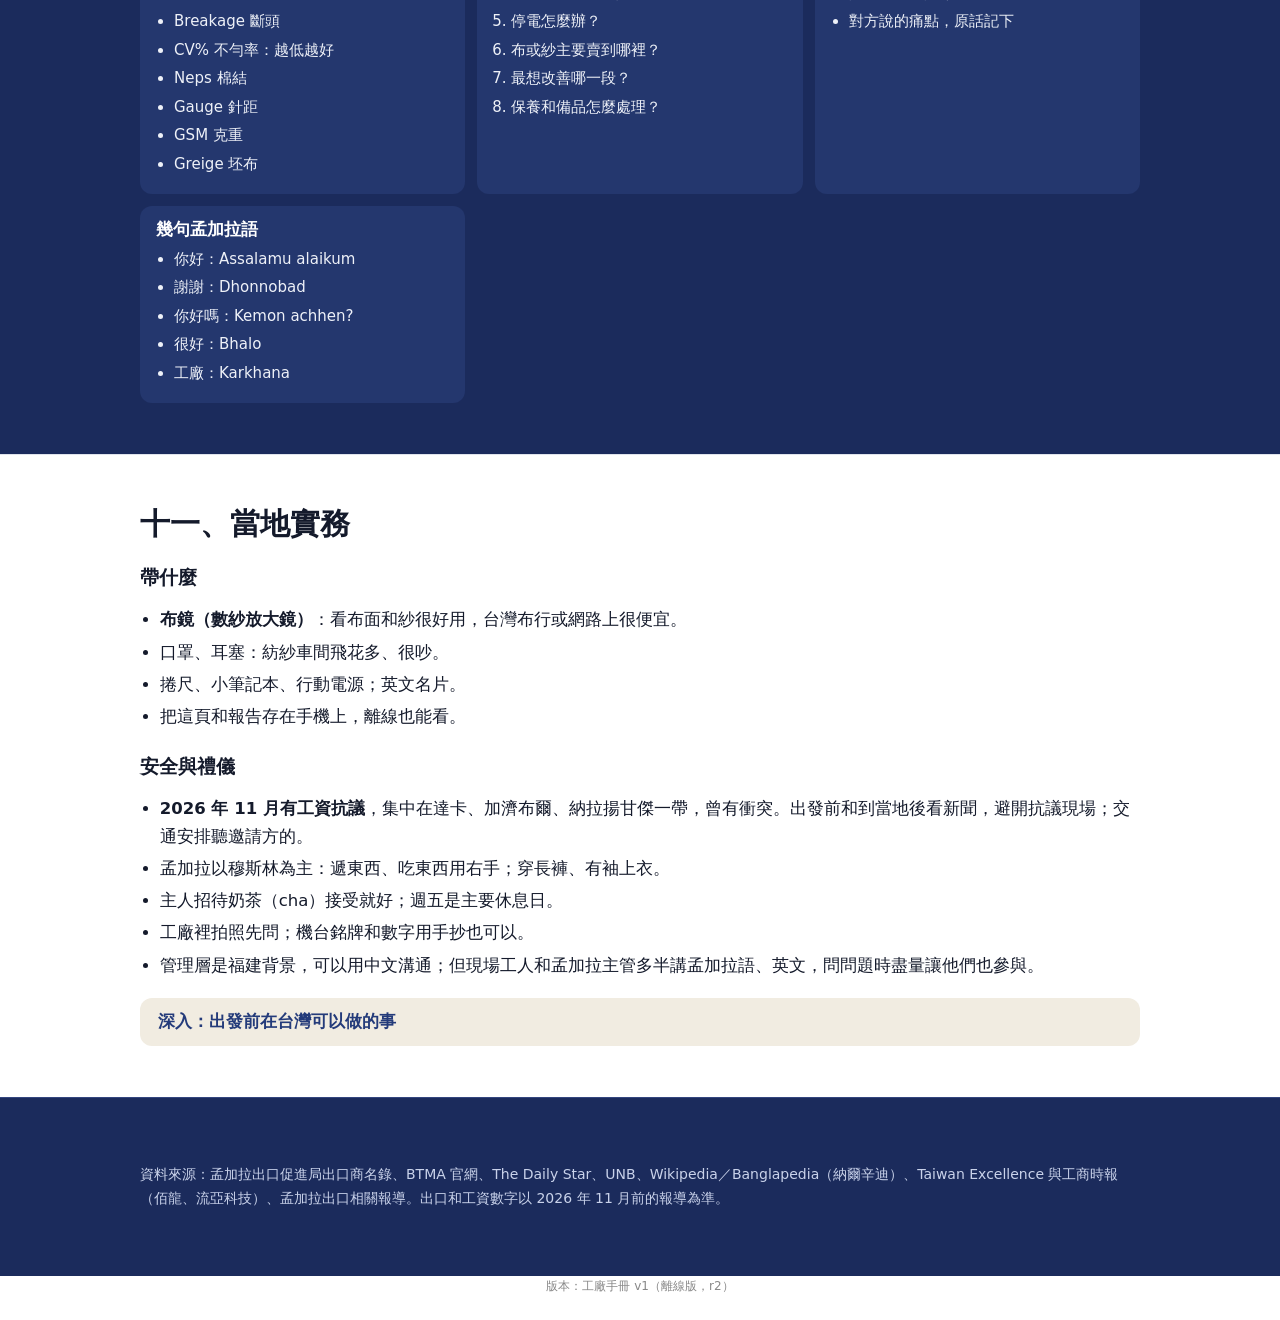
<file: n-r8d2/mill/index.html>
<!DOCTYPE html>
<html lang="zh-Hant">
<head>
<meta charset="utf-8">
<meta name="viewport" content="width=device-width,initial-scale=1">
<title>紡紗針織廠現場手冊</title>
<link rel="manifest" href="../manifest.webmanifest">
<link rel="apple-touch-icon" href="../icons/apple-touch-icon.png">
<link rel="icon" href="../icons/icon-192.png">
<meta name="apple-mobile-web-app-capable" content="yes">
<meta name="apple-mobile-web-app-title" content="孟加拉筆記">
<style>
/* VOICE: 冷靜、實用的現場手冊，像工程師隨身的筆記本，不推銷
   IDEA: 一條棉花變成布的「紗路」— 從棉包到筒紗到坯布，縫線虛線串起每個工站
   PICTURE: 頂部工站帶：棉包→清花→梳棉→併條→轉杯紡→筒紗→圓編→坯布
   COLOUR and TYPE: 白底、深靛藍為主、棉白與縫線紅點綴；Noto Serif TC 標題 + Noto Sans TC 內文
   LAYOUT: 標題+工站帶，一排章節連結；入門直接顯示，深入可展開；最後是口袋小抄 */
:root{color-scheme:light dark;
--bg:light-dark(#ffffff,#0f1420);--ink:light-dark(#141a2b,#e8ebf2);--mute:light-dark(#525a6e,#a5adbf);
--indigo:light-dark(#243b7a,#8ea8f0);--deep:#1b2b5c;--red:light-dark(#c8323f,#ff7a84);
--khaki:light-dark(#f1ece1,#1d2436);--line:light-dark(#dfe3ec,#2a3247);--card:light-dark(#f5f6fa,#161d2d);
--ok:light-dark(#1d7a46,#6fd39a);--warn:light-dark(#a35c00,#f2b45a);--bad:light-dark(#b3261e,#ff8a80)}
:root[data-theme=light]{color-scheme:light}:root[data-theme=dark]{color-scheme:dark}
*{box-sizing:border-box;min-width:0}
body{margin:0;background:var(--bg);color:var(--ink);font:16.5px/1.7 -apple-system,"PingFang TC","Noto Sans TC",system-ui,sans-serif;overflow-x:clip}
h1,h2,h3{font-family:"Songti TC","Noto Serif TC","Noto Serif CJK TC",serif;line-height:1.2;text-wrap:balance;margin:0}
h1{font-size:clamp(28px,5.5vw,44px)}h2{font-size:clamp(23px,4vw,30px);margin-bottom:.4em}h3{font-size:19px;margin:1.3em 0 .4em}
.band{padding:clamp(26px,4vw,52px) max(5vw,16px)}.wrap{max-width:1000px;margin:0 auto}
header{background:var(--deep);color:#f2f4fa}
header p{color:#c9d2ea;max-width:64ch;margin:.6em 0 0}
.meta{font-size:13px;color:#aab6d6;margin-top:16px}
.road{display:flex;gap:0;margin-top:26px;overflow-x:auto;padding-bottom:6px;scroll-snap-type:x proximity}
.stn{flex:1 0 92px;text-align:center;position:relative;scroll-snap-align:start}
.stn::after{content:"";position:absolute;left:50%;right:-50%;top:33px;border-top:3px dashed #e86a74;z-index:0}
.stn:last-child::after{display:none}
.dot{width:66px;height:66px;margin:0 auto;border-radius:50%;background:#2d4386;border:3px solid #f2f4fa;display:grid;place-items:center;position:relative;z-index:1}
.dot svg{width:40px;height:40px}
.stn b{display:block;font-size:14px;margin-top:6px}.stn span{display:block;font-size:12.5px;color:#aab6d6;line-height:1.35}
nav{position:sticky;top:0;z-index:5;background:var(--bg);border-bottom:1px solid var(--line)}
nav .scroll{display:flex;gap:2px;padding:6px max(5vw,10px);overflow-x:auto;white-space:nowrap}
nav a{flex:none;padding:10px 11px;border-radius:8px;color:var(--ink);text-decoration:none;font-size:15px}
nav a:hover,nav a:focus-visible{background:var(--card);outline:2px solid var(--indigo)}
.tools{display:flex;flex-wrap:wrap;gap:10px;align-items:center}
button{font:inherit;font-size:15px;min-height:44px;padding:0 16px;border-radius:10px;border:1.5px solid var(--indigo);background:var(--bg);color:var(--indigo);cursor:pointer;touch-action:manipulation}
button[aria-pressed=true]{background:var(--indigo);color:var(--bg)}
button:focus-visible,input:focus-visible,summary:focus-visible{outline:3px solid var(--red);outline-offset:2px}
section{border-top:1px solid var(--line)}
.lead{color:var(--mute);margin-top:0}
ol.steps{list-style:none;padding:0;margin:0;counter-reset:s}
ol.steps li{position:relative;padding:0 0 16px 52px;counter-increment:s;margin:0}
ol.steps li::before{content:counter(s);position:absolute;left:0;top:0;width:36px;height:36px;border-radius:50%;background:var(--indigo);color:var(--bg);display:grid;place-items:center;font-weight:700}
ol.steps li::after{content:"";position:absolute;left:17px;top:40px;bottom:2px;border-left:2px dashed var(--red)}
ol.steps li:last-child::after{display:none}
.en{color:var(--indigo);font-size:14px;font-weight:500}
.see{display:block;font-size:14.5px;color:var(--mute)}
.see::before{content:"現場看：";color:var(--red);font-weight:700}
details.deep{margin-top:18px;background:var(--khaki);border-radius:12px;padding:2px 18px}
details.deep>summary{cursor:pointer;min-height:44px;display:flex;align-items:center;font-weight:700;color:var(--indigo);list-style-position:inside}
details.deep[open]{padding-bottom:14px}
table{width:100%;border-collapse:collapse;font-size:15px}
th,td{text-align:left;padding:10px 8px;border-bottom:1px solid var(--line);vertical-align:top}
th{font-size:14px;color:var(--mute);font-weight:500}
.terms{display:grid;grid-template-columns:repeat(auto-fill,minmax(250px,1fr));gap:10px}
.term{background:var(--card);border-radius:10px;padding:12px 14px;border-left:4px solid var(--indigo)}
.term b{display:block;font-size:16px}.term i{font-style:normal;color:var(--red);font-size:14px;font-weight:500}
.term p{margin:4px 0 0;font-size:15px}
.grp{font-weight:700;color:var(--mute);font-size:15px;margin:22px 0 8px}
input[type=search]{font:inherit;font-size:16px;min-height:44px;padding:0 14px;border-radius:10px;border:1.5px solid var(--line);background:var(--bg);color:var(--ink);width:min(100%,360px)}
.note{border-left:4px solid var(--red);padding:10px 14px;background:var(--card);border-radius:0 10px 10px 0;margin:14px 0}
.say{display:grid;gap:8px;margin:12px 0}
.say div{background:var(--card);border-radius:10px;padding:10px 14px}
.say .no{opacity:.85}
.say b{display:inline-block;min-width:3.5em;font-size:13px;padding:1px 8px;border-radius:99px;margin-right:6px;text-align:center}
.say .yes b{background:var(--ok);color:var(--bg)}.say .no b{background:var(--bad);color:var(--bg)}
.tag{display:inline-block;font-size:13px;font-weight:700;padding:1px 9px;border-radius:99px;white-space:nowrap;color:var(--bg)}
.t-ok{background:var(--ok)}.t-part{background:var(--warn)}.t-no{background:var(--mute)}.t-bad{background:var(--bad)}
.calc{background:var(--card);border-radius:12px;padding:14px 16px;margin:12px 0}
.calc code{font-family:inherit;font-weight:700;color:var(--indigo)}
.pocket{background:var(--deep);color:#eef1f8}
.pocket h2{color:#fff}.pocket .lead{color:#c9d2ea}
.pc{display:grid;grid-template-columns:repeat(auto-fit,minmax(260px,1fr));gap:12px}
.pc>div{background:#24376e;border-radius:12px;padding:14px 16px}
.pc h3{margin:0 0 6px;font-size:17px;color:#fff}
.pc ul,.pc ol{margin:0;padding-left:1.2em;font-size:15px}
.pc li{margin:.2em 0}
.pocket button{border-color:#f2f4fa;color:#f2f4fa;background:transparent}

.chain{margin:14px 0 6px}
.cg{display:grid;grid-template-columns:repeat(5,minmax(0,1fr));column-gap:3px;row-gap:4px}
.cr{grid-column:1/-1;display:grid;grid-template-columns:repeat(5,minmax(0,1fr));column-gap:3px}
.cb{color:#fff;font-weight:700;text-align:center;padding:8px 2px;font-size:clamp(13px,2.6vw,19px);line-height:1.2;display:flex;flex-direction:column;justify-content:center;min-height:52px}
.cb small{display:block;font-weight:400;font-size:11.5px;opacity:.9}
.c1{background:#8f979c}.c2{background:#3a3a3a}.c3{background:#5b2287}.c4{background:#8a5246}.c5{background:#f2a900;color:#1d1d1d}
.co{position:relative;display:flex;flex-direction:column;align-items:center;padding:6px 0 0;min-height:52px}
.co.st{align-items:flex-start}.co.en{align-items:flex-end}
.co .ln{position:absolute;left:4px;right:4px;bottom:8px;border-top:1.5px solid #5b2287}
.co .ln::before,.co .ln::after{content:"";position:absolute;top:-7px;height:13px;border-left:1.5px solid #5b2287}
.co .ln::before{left:0}.co .ln::after{right:0}
.co b,.co i{position:relative;z-index:1;background:var(--bg);white-space:nowrap;padding:0 6px;line-height:1.35}
.co b{color:light-dark(#4a1c70,#c9a2ef);font-size:15.5px}
.co i{font-style:normal;font-size:12px;color:var(--mute);margin-bottom:14px}
.co.hl b{color:var(--red)}
.mt td:first-child{white-space:nowrap}
ul{padding-left:1.2em}li{margin:.25em 0}
.src{font-size:13px;color:var(--mute)}
footer{background:var(--deep);color:#c9d2ea;font-size:14px;border-top:1px solid #33467f}
html{scroll-padding-top:64px}
@media(max-width:600px){
 .stn{flex-basis:78px}.dot{width:54px;height:54px}.dot svg{width:32px;height:32px}.stn::after{top:27px}.stn span{display:none}
 table{font-size:14px}.stack thead{display:none}.stack tr{display:grid;padding-block:10px;border-bottom:1px solid var(--line)}
 .stack td{display:flow-root;border:0;padding:3px 0;padding-inline-start:5.5em;text-align:start}
 .stack td::before{content:attr(data-l);float:inline-start;width:5em;margin-inline-start:-5.5em;color:var(--mute);font-size:13px}
 .stack td:empty{display:none}}
@media(prefers-reduced-motion:no-preference){details.deep[open]>*:not(summary){animation:in .25s ease}@keyframes in{from{opacity:0;transform:translateY(-4px)}}}
</style>
</head>
<body>

<header class="band">
 <div class="wrap">
  <a href="../" aria-label="回首頁" style="color:inherit;text-decoration:none;font-size:20px;display:inline-block;min-height:44px;line-height:44px">⌂ 首頁</a>
  <h1>紡紗＋針織布廠 現場手冊</h1>
  <p>為了到孟加拉納爾辛迪（Narsingdi）的 Fujian Onan Textile 看機器、給建議而準備。先看懂棉花怎麼變成紗、紗怎麼變成布，再知道在現場要看什麼、問什麼、記什麼。</p>
  <div class="road" aria-label="棉花到坯布的工站">
   <div class="stn"><div class="dot"><svg viewBox="0 0 40 40" aria-hidden="true"><rect x="7" y="10" width="26" height="22" rx="3" fill="#e9ecf5"/><path d="M7 17h26M7 25h26" stroke="#7f97d8" stroke-width="2"/></svg></div><b>棉包</b><span>原棉、纖維</span></div>
   <div class="stn"><div class="dot"><svg viewBox="0 0 40 40" aria-hidden="true"><circle cx="14" cy="22" r="7" fill="#e9ecf5"/><circle cx="25" cy="18" r="8" fill="#fff"/><circle cx="27" cy="27" r="5" fill="#cfd8f2"/></svg></div><b>清花</b><span>開鬆、除雜</span></div>
   <div class="stn"><div class="dot"><svg viewBox="0 0 40 40" aria-hidden="true"><circle cx="20" cy="20" r="11" fill="none" stroke="#e9ecf5" stroke-width="3"/><path d="M20 6v5M20 29v5M6 20h5M29 20h5M10 10l3 3M27 27l3 3M10 30l3-3M27 13l3-3" stroke="#e9ecf5" stroke-width="2.4"/></svg></div><b>梳棉</b><span>梳成棉條</span></div>
   <div class="stn"><div class="dot"><svg viewBox="0 0 40 40" aria-hidden="true"><path d="M6 14h28M6 20h28M6 26h28" stroke="#e9ecf5" stroke-width="3"/><path d="M28 10l6 10-6 10" stroke="#e86a74" stroke-width="2.4" fill="none"/></svg></div><b>併條</b><span>多條併成均勻</span></div>
   <div class="stn"><div class="dot"><svg viewBox="0 0 40 40" aria-hidden="true"><circle cx="20" cy="20" r="10" fill="#e9ecf5"/><circle cx="20" cy="20" r="4" fill="#2d4386"/><path d="M20 30v7" stroke="#e86a74" stroke-width="2"/></svg></div><b>轉杯紡</b><span>加撚成紗</span></div>
   <div class="stn"><div class="dot"><svg viewBox="0 0 40 40" aria-hidden="true"><path d="M13 32 17 8h6l4 24z" fill="#e9ecf5"/><path d="M15 22h10M16 16h8M14 27h12" stroke="#9fb3e8" stroke-width="1.6"/></svg></div><b>筒紗</b><span>出口或自用</span></div>
   <div class="stn"><div class="dot"><svg viewBox="0 0 40 40" aria-hidden="true"><ellipse cx="20" cy="14" rx="12" ry="5" fill="#e9ecf5"/><path d="M8 14v12q12 8 24 0V14" fill="#9fb3e8"/></svg></div><b>圓編</b><span>針織成筒狀布</span></div>
   <div class="stn"><div class="dot"><svg viewBox="0 0 40 40" aria-hidden="true"><ellipse cx="12" cy="20" rx="5" ry="10" fill="#cfd8f2"/><rect x="12" y="10" width="18" height="20" fill="#e9ecf5"/><ellipse cx="30" cy="20" rx="5" ry="10" fill="#fff"/></svg></div><b>坯布</b><span>再去染整</span></div>
  </div>
  <div class="meta">資料整理至 2026 年 11 月 25 日。標「示意」的數字是舉例；標「待確認」的要到現場問。</div>
 </div>
</header>

<nav aria-label="章節"><div class="scroll">
 <a href="#role">你的角色</a><a href="#me">你的背景</a><a href="#factory">這間工廠</a><a href="#spin">紡紗</a><a href="#knit">針織</a><a href="#chain">材料與產業鏈</a><a href="#terms">數字與術語</a><a href="#gemba">現場怎麼看</a><a href="#vendors">機器與廠商</a><a href="#check">報告查證</a><a href="#pocket">口袋小抄</a><a href="#trip">當地實務</a>
</div></nav>

<main>
<div class="band" style="padding-bottom:0"><div class="wrap">
 <div class="note">每節先讀上面就夠用；想多了解，再點開「深入」。</div>
 <div class="tools"><button id="toggleAll" type="button" aria-pressed="false">全部展開「深入」</button></div>
</div></div>

<section id="role" class="band"><div class="wrap">
 <h2>一、先把角色想清楚</h2>
 <p class="lead">邀請函寫的來訪目的是：看工廠，幫忙讓機器升級、提高產量。邀請人是總經理 Huang Chuanxiang，他會安排住在廠區。</p>
 <p>最穩的定位是<b>「來看、來學、提供觀察和建議的台灣朋友」</b>，不是代表設備商來賣機器的業務。這個定位講起來最真實，被問也答得出來。</p>
 <div class="say">
  <div class="yes"><b>可以說</b>「我想先看看你們現在的機器和流程，回台灣後幫你們問問看台灣的設備和做法。」</div>
  <div class="yes"><b>可以說</b>「這部分我不是專家，我記下來，回去請懂的人看。」</div>
  <div class="no"><b>避免</b>報價、保證效果（例如「效率一定能提高到 93%」），或說自己代表某家公司。</div>
 </div>
 <details class="deep"><summary>深入：跟先生那份報告怎麼搭配</summary>
  <ul>
   <li>報告很完整，適合出發前讀、回台灣後找廠商時參考。</li>
   <li>這頁補的是報告預設讀者已經懂的基礎（紗支、轉杯紡、針距），還有現場用的清單。</li>
   <li>報告裡沒查證的內容，請看「報告查證」那一節，不要在當地當事實講。</li>
   <li>報告的口吻偏業務推銷（「談判武器」、「話術」），到現場建議改成提問和觀察的語氣。</li>
  </ul>
 </details>
</div></section>

<section id="me" class="band"><div class="wrap">
 <h2>二、你的背景能派上什麼用場</h2>
 <p class="lead">你不是紡織本科，但工業工程看的正是這間廠最需要的東西：流程、搬運、產能、品質。這是你最真實、也最有說服力的定位。</p>
 <h3>你帶得去的經驗</h3>
 <ul>
  <li><b>中原大學 工業與系統工程學系</b>；做過<b>生管</b>（生產排程、產能）和<b>品管</b>。</li>
  <li><b>工業工程實務課</b>：到不同工廠實地學習。其中 2015 年參訪中壢的<b>光隆實業</b>（羽絨與羽絨成衣大廠）：看過倉儲區、羽絨重力分層機、品保室，也聽過羽絨分級、品管流程（客訴 → 追蹤改善 → 審核 → 執行 → 結案）。</li>
  <li><b>設施規劃期末專案（2016，擔任組長）</b>：替旭大實業（手機殼射出成型）做廠內布置改善。
   <ul>
    <li>先畫<b>流程程序圖</b>（操作、搬運、檢驗、延遲、儲存），做 <b>PQ 分析</b>。</li>
    <li>用 <b>SLP 系統化布置規劃</b>：從至圖 → 流量關聯圖 → 作業關聯圖（A、E、I、O、U 分級）→ 空間關聯線圖 → 區塊布置方案。</li>
    <li>用 <b>Spiral、Blocplan、Graph-based method</b> 產生布置方案，再用 <b>Proplanner</b> 模擬物料和搬運流程。</li>
    <li>結果：總搬運距離減少約 13%、總搬運時間減少約 23%；總時間和成本只減少不到 1%，所以報告也誠實估算了三年累積效益。</li>
   </ul>
  </li>
 </ul>
 <div class="note">自我介紹可以這樣說：「我大學讀工業工程，做過生管和品管，學過工廠布置和流程改善。紡紗我是外行，所以想先看你們的流程，看看哪裡可以改善。」這句話全部是真的，對方也聽得懂你能幫什麼。</div>

 <h3>把學過的方法用在紗廠</h3>
 <table class="stack">
  <thead><tr><th>你學過的</th><th>在這間廠怎麼用</th></tr></thead>
  <tbody id="ietable"></tbody>
 </table>
 <details class="deep"><summary>深入：從旭大專案學到、這次也用得上的提醒</summary>
  <ul>
   <li><b>先量化再建議</b>：當年是先拿到工廠的生產時間、搬運距離等數據，才跑軟體。這次也一樣，先記錄數字（走幾步、搬幾次、停機幾次），回來再分析。</li>
   <li><b>改善幅度要說實話</b>：旭大專案搬運時間少了 23%，但總成本只少不到 1%。跟老闆說建議時，也要分清楚「局部改善」和「整廠效益」。</li>
   <li><b>紗廠的特殊點</b>：機台又大又重、地基和風管固定，布置很難大改；比較可行的是改善搬運（棉條桶、筒子紗）、在製品堆放、動線和 5S，而不是搬機器。</li>
   <li><b>羽絨經驗也用得上</b>：光隆的重力分層「按輕重分級」，和紗廠的清花除雜、紗的分級，都是「依品質分流」的概念，可以當聊天的例子。</li>
  </ul>
 </details>
</div></section>

<section id="factory" class="band"><div class="wrap">
 <h2>三、這間工廠和這個地方</h2>
 <h3>查得到的事</h3>
 <ul>
  <li>孟加拉出口促進局（EPB）的出口商名錄有登記這家公司：<b>Fujian Onan Textile Co BD Ltd</b>，品項是<b>棉紗</b>，地址 South Shilmandi, Narsingdi，跟邀請函一致。</li>
  <li><b>納爾辛迪</b>在達卡東北方約 50–57 公里，走達卡－錫爾赫特公路，路況好時一個半小時內可到。這裡是孟加拉老牌的紡織重鎮，紗廠、織布廠、染廠很多，Madhabdi 的 Baburhat 是全國最大的布料市集。</li>
 </ul>
 <h3>報告說、但要到現場確認的事</h3>
 <ul>
  <li>中資（福建背景）、做轉杯紡棉紗和針織坯布，大部分紗運回中國。<span class="tag t-part">待確認</span></li>
  <li>約 2,000 頭轉杯、2025 年進口 2 台梳棉機。<span class="tag t-part">待確認</span></li>
  <li>有沒有自己的圓編機和染整？報告推測「沒有染整」。<span class="tag t-part">待確認</span></li>
 </ul>
 <details class="deep"><summary>深入：孟加拉紗廠這幾年在煩惱什麼</summary>
  <ul>
   <li>孟加拉紡織廠公會（BTMA）有 1,888 家會員廠，其中紗廠 530 家、織布廠 1,012 家、染整廠 346 家。</li>
   <li>本地紗廠最近一直抗議：政府讓成衣廠能用保稅方式免稅進口 10–30 支棉紗，加上印度低價紗傾銷，壓到本地紗廠。<b>10–30 支剛好是轉杯紡最常做的範圍</b>，所以這間廠很可能也受影響，可以當成聊天的切入點。</li>
   <li>成衣業整體：2025/26 年度成衣出口 387 億美元，佔全國出口八成以上；2026 年 11 月工人正在爭取調高最低工資。</li>
  </ul>
 </details>
</div></section>

<section id="spin" class="band"><div class="wrap">
 <h2>四、紡紗：棉花怎麼變成紗</h2>
 <p class="lead">紡紗就是把一團亂的短纖維，梳順、拉細、扭在一起。這間廠用的是轉杯紡，速度快、做粗一點的紗。</p>
 <ol class="steps">
  <li><b>開清棉（清花）</b> <span class="en">Blowroom</span><br>把壓緊的棉包打鬆，去掉棉籽殼、灰塵、雜物。<span class="see">灰塵和飛花多不多；有沒有人在手挑異物（塑膠絲、頭髮）。</span></li>
  <li><b>梳棉</b> <span class="en">Carding</span><br>用布滿細針的大滾筒把纖維梳成一根一根，再收成一條粗棉條，放進圓桶。被叫作紡紗廠的「心臟」。<span class="see">機器是哪國、哪年的；棉網薄不薄、勻不勻；地上棉條桶多不多。</span></li>
  <li><b>併條</b> <span class="en">Drawing</span><br>把 6–8 條棉條併在一起再拉細，讓粗細更均勻。<span class="see">有沒有自動調勻裝置（Autoleveller）。</span></li>
  <li><b>轉杯紡</b> <span class="en">Rotor / Open-End Spinning</span><br>棉條餵進高速旋轉的小杯子，纖維在杯裡被扭成紗，直接捲成筒子紗。<span class="see">一排排機台上的紅燈＝斷頭；數一數多少錠停著。</span></li>
  <li><b>包裝</b> <span class="en">Packing</span><br>筒子紗秤重、裝袋或裝箱，以公斤計價出貨。<span class="see">紗管顏色（常用來分支數）、標籤寫什麼。</span></li>
 </ol>
 <details class="deep"><summary>深入：轉杯紡 vs 環錠紡、溫濕度為什麼重要</summary>
  <table class="stack">
   <thead><tr><th>比較</th><th>轉杯紡（這間廠）</th><th>環錠紡</th></tr></thead>
   <tbody>
    <tr><td>速度</td><td>快很多</td><td>較慢</td></tr>
    <tr><td>工序</td><td>短：併條後直接紡</td><td>多了粗紗、絡筒</td></tr>
    <tr><td>適合紗支</td><td>中粗支，約 Ne 6–30</td><td>細支也行，Ne 30 以上很常見</td></tr>
    <tr><td>手感</td><td>較粗、蓬鬆、耐磨</td><td>較柔軟、光滑、強力高</td></tr>
    <tr><td>常見用途</td><td>牛仔布、毛巾、厚衛衣布、工作服</td><td>T 恤、襯衫、內衣等高品質布</td></tr>
   </tbody>
  </table>
  <h3>溫濕度</h3>
  <p>棉纖維太乾會起靜電、飛花多、容易斷頭；太濕會黏。紡紗車間通常要控制相對濕度（RH），約在 50–65% 之間（示意，各工序不同）。孟加拉夏天濕熱、冬天乾，看他們有沒有加濕或空調系統，是很實際的觀察點。</p>
  <h3>電力</h3>
  <p>孟加拉停電和電壓不穩很常見，紗廠一停電就整排斷頭。看他們有沒有發電機、穩壓器，是另一個好話題。</p>
 </details>
</div></section>

<section id="knit" class="band"><div class="wrap">
 <h2>五、針織：紗怎麼變成布</h2>
 <p class="lead">針織布廠的主角是圓編機：一個大圓筒，上面插滿上千根針，一邊轉一邊把紗勾成圈圈，織出筒狀的布。</p>
 <ul>
  <li><b>單面布（Single Jersey）</b>：最常見的 T 恤布，正反面不一樣。</li>
  <li><b>雙面布（Rib／Interlock）</b>：兩面一樣、較厚有彈性，常見於領口、羅紋、內衣。</li>
  <li><b>衛衣布（Fleece／Terry）</b>：背面有毛圈或刷毛，用粗一點的紗，<b>剛好適合轉杯紗</b>。</li>
 </ul>
 <h3>看一台圓編機的三個數字</h3>
 <ul>
  <li><b>機筒直徑</b>（吋）：例如 30 吋、34 吋，越大織出的布越寬。</li>
  <li><b>針距 Gauge（G）</b>：每吋幾根針。數字越大越細密，例如 18G 偏粗、28G 偏細。</li>
  <li><b>喂紗口數（Feeders）</b>：同時有幾個口在餵紗，越多產量越高。</li>
 </ul>
 <p>這三個數字和品牌、年份，通常就寫在機台的銘牌上，可以拍下來（先問）。</p>
 <h3>坯布常見瑕疵</h3>
 <ul>
  <li><b>橫條（Barre）</b>：橫向一條深淺不一，常因紗不均或張力不均。</li>
  <li><b>針路（Needle line）</b>：直向一條線，通常是某根針壞了。</li>
  <li><b>油污、破洞、漏針</b>：保養或操作問題。</li>
 </ul>
 <details class="deep"><summary>深入：圓編機品牌、保養、染整</summary>
  <ul>
   <li><b>全球前三大圓編機廠</b>：台灣佰龍（Pai Lung，新北瑞芳）、德國 Mayer、日本福原（Fukuhara）。中國品牌在孟加拉也很多，價格較低。</li>
   <li><b>保養重點</b>：每班吹乾淨針槽和沉降片上的飛花；用專用針織機油（油太多會在布上留油污）；定期換針。看機台乾不乾淨，就大概知道管理好不好。</li>
   <li><b>染整</b>：坯布要再經過前處理、染色、定型才是成品布。這是最耗水、耗電、最容易出品質問題的一段。如果這間廠沒有染整，就問布是送去哪裡染、或直接賣坯布。</li>
   <li><b>台灣染整自動化</b>：例如流亞科技（桃園觀音），做染料助劑自動計量和染色控制系統。2026 年 5 月觀音新廠落成，也表示要往孟加拉等地發展。</li>
  </ul>
 </details>
</div></section>

<section id="chain" class="band"><div class="wrap">
 <h2>六、成衣材料怎麼做出來，以及棉的產業鏈</h2>
 <p class="lead">衣服的材料分兩大類：天然纖維（棉、麻、羊毛、蠶絲、羽絨）和人造纖維（再生纖維、合成纖維）。除了羽絨，最後都要經過「紡紗 → 織布 → 染整 → 成衣」。</p>
 <h3>各類材料的製程</h3>
 <table class="stack mt">
  <thead><tr><th>材料</th><th>主要步驟</th><th>特性</th></tr></thead>
  <tbody id="mtable"></tbody>
 </table>
 <details class="deep"><summary>深入：棉的完整步驟（從田裡到衣服）</summary>
  <ol class="steps">
   <li><b>種植與採收</b><br>棉花長在棉株上，棉鈴裂開後採收「籽棉」（纖維還連著棉籽）。</li>
   <li><b>軋棉</b> <span class="en">Ginning</span><br>在產地把纖維和棉籽分開，得到「皮棉」，壓成約 200 多公斤的棉包出口。</li>
   <li><b>分級與貿易</b><br>依纖維長度、強度、細度（馬克隆值）、顏色分級，賣給全球紗廠。</li>
   <li><b>紡紗</b><br>清花 → 梳棉 → 併條 →（精梳）→ 轉杯紡或環錠紡，做成棉紗。</li>
   <li><b>織布或針織</b><br>梭織做襯衫、牛仔布；針織做 T 恤、衛衣。</li>
   <li><b>染整</b><br>退漿、精練、漂白 → 染色或印花 → 柔軟、預縮、定型。</li>
   <li><b>成衣</b><br>裁剪 → 縫製 → 整燙 → 品檢 → 包裝出貨。</li>
  </ol>
 </details>

 <h3>棉製品產業鏈：台灣</h3>
 <p>台灣不種棉花，原棉全部進口；近年不少紗廠、染廠關閉或移到越南等地，很多公司是在海外工廠生產。</p>
 <div class="chain" id="twChain"></div>
 <h3>棉製品產業鏈：孟加拉</h3>
 <p>孟加拉是全球最大的棉花進口國之一，約 98% 的棉花靠進口，主要來自巴西、印度、西非和美國；紡紗以後幾乎每一段都有大型集團在做。</p>
 <div class="chain" id="bdChain"></div>
 <p class="src">圖中只列查得到公開資料的代表廠商，線的長度表示該公司（或集團）做到哪幾段，不代表全部產品。台灣部分參考了你提供的產業鏈圖與公開報導。</p>
 <details class="deep"><summary>深入：圖上各家公司的補充說明</summary>
  <ul>
   <li><b>遠東新</b>：從上游人纖、紡紗，到織布、染整、成衣都有，台灣少數一條龍的公司。</li>
   <li><b>台元紡織</b>：以棉系紡紗為主，也開發純棉彈性布、牛仔布等梭織布。</li>
   <li><b>年興</b>：曾是全球大型牛仔布一貫化廠，台灣後龍廠已在 2023 年底關閉，生產在海外。</li>
   <li><b>世堡紡織</b>：桃園的中小型針織布廠，代表台灣「每家專精一段」的中小企業。</li>
   <li><b>Beximco</b>：曾是南亞最大的一貫化紡織成衣集團，2025 年 2 月因財務危機全面停工；2025 年底宣布由日孟合資的 REVIVAL 承租重啟，目前營運狀況要再確認。</li>
   <li><b>DBL Group</b>：孟加拉最大的垂直整合針織集團之一，有色紡紗、針織、染整、成衣。</li>
   <li><b>Envoy</b>：牛仔布大廠，自己紡紗、織布、染整，集團也做成衣。</li>
   <li><b>Square Textiles</b>：大型紗廠；<b>Ha-Meem</b>：布料、針織和成衣；<b>Esquire Knit Composite</b>：針織、染整、成衣一體的針織廠。</li>
  </ul>
 </details>
</div></section>

<section id="terms" class="band"><div class="wrap">
 <h2>七、必懂的數字與術語</h2>
 <p class="lead">紗廠和布廠講的是數字。下面這些聽得懂，現場就跟得上。</p>
 <div class="calc">
  <b>紗支 Ne 怎麼看：</b>1 磅棉紗能拉出幾個 840 碼長。<b>數字越大，紗越細</b>。<br>
  例：<code>Ne 10</code> 很粗，做牛仔布、厚衛衣；<code>Ne 20</code> 中等；<code>Ne 30</code> 常見 T 恤紗。
 </div>
 <div class="calc">
  <b>稼動率（效率）小算術（示意）：</b>一台轉杯紡 240 錠，你數到 24 錠停著。<br>
  運轉中的比例 = <code>(240 − 24) ÷ 240 = 90%</code>。只是一個瞬間，最好不同時段各數一次。
 </div>
 <input type="search" id="q" placeholder="搜尋，例如 CV、Gauge、坯布" aria-label="搜尋術語">
 <div id="tbox"></div>
</div></section>

<section id="gemba" class="band"><div class="wrap">
 <h2>八、現場怎麼看：走一圈的清單</h2>
 <p class="lead">照原料 → 紡紗 → 針織 → 倉庫 → 動力房的順序走。每區記三件事：看到什麼、問了什麼、拍了什麼（先問可不可以拍）。</p>
 <table class="stack">
  <thead><tr><th>區域</th><th>看什麼</th><th>問什麼</th></tr></thead>
  <tbody id="gtable"></tbody>
 </table>
 <details class="deep"><summary>深入：最後跟老闆坐下來談什麼</summary>
  <ul>
   <li>他最想解決的是什麼？產量、品質、斷頭、缺工，還是想做更高價的紗或布？</li>
   <li>他未來一兩年想擴大哪一段：紡紗、針織，還是往染整或成衣走？</li>
   <li>預算大概的範圍、偏好哪國設備、最在意售後服務還是價格？</li>
   <li>你可以回答：「我回台灣後整理一份觀察，再幫你問問看台灣廠商。」不要當場給價格或承諾。</li>
  </ul>
 </details>
</div></section>

<section id="vendors" class="band"><div class="wrap">
 <h2>九、機器與廠商地圖</h2>
 <p class="lead">一句話：<b>紡紗機台灣幾乎不做</b>，主要是歐洲、日本、印度、中國的品牌；<b>針織、驗布、染整自動化是台灣的強項</b>。回台灣能幫上最多忙的，是針織以後的段落。</p>
 <h3>紡紗段</h3>
 <table class="stack">
  <thead><tr><th>工序</th><th>機器</th><th>國際主要廠商</th><th>台灣</th></tr></thead>
  <tbody id="vspin"></tbody>
 </table>
 <h3>針織段（以及往下延伸）</h3>
 <table class="stack">
  <thead><tr><th>工序</th><th>機器</th><th>國際主要廠商</th><th>台灣</th></tr></thead>
  <tbody id="vknit"></tbody>
 </table>
 <p class="src">廠商名單只列查得到公開資料的公司，不代表全部。中文名稱不確定的就只寫英文。</p>
 <h3>回台灣之後怎麼做</h3>
 <ol class="steps">
  <li><b>整理一份觀察清單</b><br>每台機器的品牌、型號、年份、台數，加上照片和工廠講的痛點。廠商一看就知道能不能幫。</li>
  <li><b>先跟工廠確認</b><br>把清單給總經理看，問他最想先改善哪一段、預算大概多少，再去找廠商，避免白跑。</li>
  <li><b>聯絡台灣廠商</b><br>直接透過官網或電話找業務，說明是孟加拉納爾辛迪的紗廠和針織廠，請他們介紹在孟加拉的代理商。</li>
  <li><b>報價直接給工廠</b><br>請廠商或當地代理直接跟工廠報價、談付款和交機。你負責牽線，不經手金錢，也不代簽合約。</li>
  <li><b>安排看實機</b><br>請廠商介紹孟加拉或附近國家的使用工廠，或到展覽看機器。</li>
 </ol>
 <h3>可以找的單位</h3>
 <ul>
  <li><b>紡拓會（TTF）</b>：台灣紡織業的推廣單位，可以問台孟合作和廠商資源。</li>
  <li><b>外貿協會（TAITRA）</b>：在國際紡織機械展組台灣館，2025 年就帶了 6 家台灣紡織機械廠參加 ITMA Asia。</li>
  <li><b>紡織產業綜合研究所（紡織所）</b>：技術諮詢、檢測。</li>
  <li><b>孟加拉當地的機械展</b>：BTKG 2027 預定 2027 年 1 月 28–31 日在達卡 ICCB 舉行，紡紗、針織、染整機器都會展出，是一次看很多廠商的好機會。主辦單位展昭國際就在台北內湖，台灣廠商常透過它參展。（原訂 2026 年 2 月的 DTG 已取消；日期以主辦單位公告為準。）</li>
 </ul>
 <details class="deep"><summary>深入：為什麼台灣在針織特別有競爭力</summary>
  <ul>
   <li>佰龍與德國 Mayer、日本 Fukuhara 並列全球前三大圓編機廠，在 32 個國家有經銷通路。</li>
   <li>台灣圓編機業者自己的說法是：品質跟日本、德國並列世界前三，價格比日本便宜兩到三成；中國機器較便宜，但性能和價格比還有差距。這是業者說法，實際要比較報價和售後服務。</li>
   <li>台灣也在做「機器上的 AI」：佰龍有織布時即時抓瑕疵的系統，OSHIMA 有 AI 驗布機，流亞做染整自動配料。這類「不換主機、加裝升級」的方案，對預算有限的工廠比較好入門。</li>
  </ul>
 </details>
</div></section>

<section id="check" class="band"><div class="wrap">
 <h2>十、報告查證表</h2>
 <p class="lead">針對先生那份 18 頁報告裡比較具體的說法。<span class="tag t-ok">已查證</span> <span class="tag t-part">待確認</span> <span class="tag t-no">查不到</span> <span class="tag t-bad">有誤</span></p>
 <table class="stack">
  <thead><tr><th>報告的說法</th><th>狀態</th><th>說明</th></tr></thead>
  <tbody id="ctable"></tbody>
 </table>
 <p class="src">「查不到」不代表是錯的，只是公開資料找不到來源，在當地不要當成事實引用。</p>
</div></section>

<section id="pocket" class="band pocket"><div class="wrap">
 <h2>口袋小抄</h2>
 <p class="lead">到現場只看這一節也行。</p>
 <div class="pc">
  <div><h3>十個一定要懂的詞</h3><ul>
   <li>Ne 紗支：越大越細</li><li>Rotor 轉杯紡</li><li>Carding 梳棉</li><li>Sliver 棉條</li><li>Breakage 斷頭</li>
   <li>CV% 不勻率：越低越好</li><li>Neps 棉結</li><li>Gauge 針距</li><li>GSM 克重</li><li>Greige 坯布</li></ul></div>
  <div><h3>八個好問題</h3><ol>
   <li>現在主要紡哪幾種紗支？</li><li>一天大概出多少公斤？</li><li>機器是哪國、哪年的？</li><li>最常停機的原因是什麼？</li>
   <li>停電怎麼辦？</li><li>布或紗主要賣到哪裡？</li><li>最想改善哪一段？</li><li>保養和備品怎麼處理？</li></ol></div>
  <div><h3>每區要記下</h3><ul>
   <li>機器品牌、型號、年份、台數</li><li>停機或斷頭的大概比例</li><li>溫濕度計讀數（如果有）</li><li>人力：一個人顧幾台</li><li>對方說的痛點，原話記下</li></ul></div>
  <div><h3>幾句孟加拉語</h3><ul>
   <li>你好：Assalamu alaikum</li><li>謝謝：Dhonnobad</li><li>你好嗎：Kemon achhen?</li><li>很好：Bhalo</li><li>工廠：Karkhana</li></ul></div>
 </div>
</div></section>

<section id="trip" class="band"><div class="wrap">
 <h2>十一、當地實務</h2>
 <h3>帶什麼</h3>
 <ul>
  <li><b>布鏡（數紗放大鏡）</b>：看布面和紗很好用，台灣布行或網路上很便宜。</li>
  <li>口罩、耳塞：紡紗車間飛花多、很吵。</li>
  <li>捲尺、小筆記本、行動電源；英文名片。</li>
  <li>把這頁和報告存在手機上，離線也能看。</li>
 </ul>
 <h3>安全與禮儀</h3>
 <ul>
  <li><b>2026 年 11 月有工資抗議</b>，集中在達卡、加濟布爾、納拉揚甘傑一帶，曾有衝突。出發前和到當地後看新聞，避開抗議現場；交通安排聽邀請方的。</li>
  <li>孟加拉以穆斯林為主：遞東西、吃東西用右手；穿長褲、有袖上衣。</li>
  <li>主人招待奶茶（cha）接受就好；週五是主要休息日。</li>
  <li>工廠裡拍照先問；機台銘牌和數字用手抄也可以。</li>
  <li>管理層是福建背景，可以用中文溝通；但現場工人和孟加拉主管多半講孟加拉語、英文，問問題時盡量讓他們也參與。</li>
 </ul>
 <details class="deep"><summary>深入：出發前在台灣可以做的事</summary>
  <ul>
   <li>到布行或五分埔摸幾種布：純棉汗布、厚衛衣布、天絲／莫代爾混紡。手摸過，在現場比較容易對照。這件事有幫助，但不是必要。</li>
   <li>上佰龍（Pai Lung）、流亞科技的官網看看產品照片，認得機器長怎樣。</li>
   <li>跟邀請方確認：待幾天、要看哪幾個車間、需不需要準備什麼。</li>
  </ul>
 </details>
</div></section>
</main>

<footer class="band"><div class="wrap">
 <p>資料來源：孟加拉出口促進局出口商名錄、BTMA 官網、The Daily Star、UNB、Wikipedia／Banglapedia（納爾辛迪）、Taiwan Excellence 與工商時報（佰龍、流亞科技）、孟加拉出口相關報導。出口和工資數字以 2026 年 11 月前的報導為準。</p>
</div></footer>

<script>
{
const terms=[
 ["紡紗",[
  ["Ne（English count）","紗支","數字越大紗越細。轉杯紡多在 Ne 6–30。"],
  ["Rotor / Open-End","轉杯紡（氣流紡）","速度快、做中粗支紗的紡紗法。"],
  ["Ring spinning","環錠紡","傳統紡法，紗較柔、可紡細支。"],
  ["Blowroom","清花","開鬆棉包、除雜的第一段。"],
  ["Carding","梳棉","把纖維梳順成棉條，紡紗廠的心臟。"],
  ["Sliver","棉條","梳棉、併條後那條粗粗的棉。"],
  ["Drawing / Draw frame","併條","多條棉條併合拉細，提高均勻度。"],
  ["Autoleveller","自調勻整裝置","自動修正棉條粗細的裝置。"],
  ["End breakage","斷頭","紡紗時紗斷掉，越少越好。"],
  ["TPI / Twist","撚度","每吋扭幾圈，影響強力和手感。"],
  ["Cone","筒子紗","捲在錐形紗管上的紗，出貨單位。"],
  ["Carded / Combed","普梳／精梳","精梳多一道去短纖，紗更好、更貴。"]]],
 ["品質數字",[
  ["CV%","不勻率","紗粗細的變異，越低越均勻。"],
  ["Neps","棉結","紗上的小顆粒，越少越好。"],
  ["IPI","細節、粗節、棉結數","Thin/Thick/Neps，每千米幾個，用來評紗。"],
  ["Strength / CSP","強力","紗能承受多大的拉力。"],
  ["Hairiness","毛羽","紗表面翹起的纖維。"],
  ["RH%","相對濕度","車間要控制，太乾飛花多、斷頭多。"],
  ["Efficiency","稼動率／效率","機器實際在生產的時間比例。"]]],
 ["針織與布",[
  ["Circular knitting","圓編","用圓筒形針織機織布。"],
  ["Gauge（G）","針距","每吋幾根針，越大越細密。"],
  ["Diameter","機筒直徑","單位是吋，決定布寬。"],
  ["Feeder","喂紗口","同時餵紗的口數，越多產量越高。"],
  ["Single Jersey","單面汗布","最常見的 T 恤布。"],
  ["Rib / Interlock","羅紋／雙面布","兩面一樣、彈性好。"],
  ["Fleece / Terry","刷毛布／毛圈布","衛衣布，適合粗一點的轉杯紗。"],
  ["Greige fabric","坯布","還沒染整的布。"],
  ["GSM","克重","每平方公尺幾公克，越大越厚。"],
  ["Barre","橫條","布面橫向深淺不均。"],
  ["Needle line","針路","直向線條瑕疵，多半是針壞了。"],
  ["Sinker","沉降片","圓編機上配合針成圈的零件。"]]],
 ["染整與生意",[
  ["Dyeing / Finishing","染色／後整理","坯布變成品布的工序。"],
  ["Stenter","定型機","控制布寬、克重、縮水率的大機器。"],
  ["Shrinkage","縮水率","洗後尺寸變小的比例。"],
  ["Lyocell / Modal / Viscose","天絲／莫代爾／黏膠","木漿做的再生纖維，常跟棉混紡。"],
  ["Melange","色紡紗","用不同顏色纖維混紡，做出麻灰效果。"],
  ["Bonded warehouse","保稅","進口原料免稅、做成出口品。"],
  ["Back-to-back L/C","背對背信用狀","孟加拉出口廠買原料常用的付款方式。"],
  ["Spare parts","備品","針、針布、皮圈等耗材零件。"]]]
];
const gemba=[
 ["原料倉","棉包來源標籤；有沒有混用回收棉或天絲","原料從哪裡來？用哪些纖維？"],
 ["清花、梳棉","飛花、灰塵；梳棉機品牌和年份；有沒有人手挑異物","異物（塑膠絲）多嗎？梳棉機多久換針布？"],
 ["併條、轉杯紡","紅燈（斷頭）多不多；停著的錠數；溫濕度計","主要紡哪些紗支？一天多少公斤？最常停機的原因？"],
 ["針織車間","圓編機台數、品牌、直徑、針距；機台乾淨程度","主要織哪種布？瑕疵多是什麼？針多久換？"],
 ["布倉、紗倉","坯布表面有沒有橫條、油污、破洞；包裝標籤","布和紗賣到哪裡？客戶最常抱怨什麼？"],
 ["動力房","發電機、變壓器、穩壓器、空調或加濕設備","停電多常發生？一停電會損失多少？"],
 ["保養間","備品庫存、保養紀錄表","誰負責保養？零件從哪裡買、要等多久？"]
];
const checks=[
 ["公司存在、在納爾辛迪、出口棉紗","ok","孟加拉出口促進局名錄有登記，地址與邀請函相符。"],
 ["決策者是 Chen Zhonghu（陳總）","bad","邀請函署名的總經理是 Huang Chuanxiang。以邀請人為主，陳總是誰到現場再了解。"],
 ["約 2,000 頭轉杯、年產約 230 萬公斤","no","公開資料找不到來源，到現場問。"],
 ["Volza：55 筆提單、82% 出口到中國","part","另一個海關資料庫只收錄 13 筆，各資料庫數字不同。方向（主要賣中國）可能對，比例別當準確數字。"],
 ["2025 年 4 月進口 2 台中國梳棉機","no","只能從報告引用的截圖看到，到現場看機台就知道。"],
 ["佰龍是全球前三大圓編機廠","ok","與德國 Mayer、日本 Fukuhara 並列，總部在新北瑞芳。"],
 ["福原精機（Fukuhara）是「台灣體系」","bad","福原是日本品牌。"],
 ["流亞科技在桃園觀音","ok","2026 年 5 月觀音新廠落成，做染整自動化。"],
 ["東陽染整機械、力根實業、全宇工業、皇冠機械等","no","這次沒有查到，聯絡前先自己確認公司名稱和網站。"],
 ["各類「台灣指標使用工廠」（遠東新、儒鴻等用哪台機器）","no","沒有公開來源，很可能是推測。不要對外講。"],
 ["設備價格區間（例如圓編機 2.8–4.8 萬美元）","no","沒有來源。真要報價要問廠商，不要當場講數字。"],
 ["效益數字（稼動率 82% → 93%、省水 40% 等）","part","是推估，不是這間廠的實測。可以說「可能改善」，不要說「保證」。"],
 ["孟加拉約 400 萬成衣工人、成衣佔出口八成以上","ok","與 2026 年多家新聞報導一致。"],
 ["GFUN 機能生活館可以觀摩","part","生活館存在；但個人參觀可能受人數限制，要先打電話問。"]
];
const vspin=[
 ["清花","抓棉機、開棉機、混棉機、異纖清除機","Trützschler（德）、Rieter（瑞士）；異纖清除：Loptex（義）、Jossi（瑞士）；中國品牌","無主要廠商"],
 ["梳棉","梳棉機、針布（滾筒上的鋼針）","Trützschler（德）、Rieter（瑞士）、Saurer（Autocard）；針布：Graf（瑞士）；中國品牌","無主要廠商"],
 ["併條","併條機（含自調勻整）","Rieter、Trützschler、印度 LMW、中國品牌","無主要廠商"],
 ["轉杯紡","轉杯紡紗機","Saurer Schlafhorst（Autocoro，德）、Rieter（R 37／R 70，瑞士）；中國品牌（經緯等）在孟加拉很常見","無主要廠商"],
 ["品質檢測","紗的均勻度、強力、棉結檢測儀","Uster（瑞士）是業界標準","可找紡織所做檢測"],
 ["車間環境","空調、加濕、除塵系統","瑞士 Luwa 等紡織空調專業廠","一般工業空調廠，需確認有無紡織經驗"]
];
const vknit=[
 ["織布","圓編機：單面、雙面、衛衣布、電腦提花","Mayer &amp; Cie（德）、Terrot（德）、Fukuhara（日）；中國品牌","佰龍 Pai Lung（新北瑞芳，全球前三）、典洋 Tien Yang、Jiunn Long"],
 ["零件耗材","織針、沉降片、針筒","Groz-Beckert（德，織針龍頭）","向圓編機原廠買原廠零件"],
 ["送紗","儲紗器、送紗系統、斷紗偵測","Memminger-IRO（德）、BTSR（義）","通常隨圓編機一起配"],
 ["驗布","驗布機、AI 瑕疵偵測","中國、義大利多家","OSHIMA（AI 驗布機 EagleAi）；佰龍（機上即時偵測）"],
 ["鬆布、預縮","針織布鬆布機、蒸汽預縮","多國廠商","OSHIMA"],
 ["染整（若要擴充）","染色機、自動配料、染色控制","德、義、港、中國廠商","染色機：ACME、Asia Kingdom；自動配料與控制：流亞科技 Logic Art（桃園觀音）"]
];
const mats=[
 ["棉","種植採收 → 軋棉（去籽）→ 打包 → 清花梳棉 → 紡紗 → 織布或針織 → 染整","吸濕透氣、親膚；易皺、會縮水"],
 ["麻（亞麻、苧麻）","收割 → 浸漬脫膠（讓纖維和莖分開）→ 打麻 → 梳麻 → 紡紗（常用濕紡）→ 織布 → 染整","涼爽、挺、吸濕快乾；很容易皺"],
 ["羊毛","剪毛 → 分揀 → 洗毛（去油脂）→ 梳毛（精紡多一道精梳）→ 紡紗 → 織布或針織 → 縮絨、整理","保暖、有彈性；要注意縮水、蟲蛀"],
 ["蠶絲","養蠶結繭 → 煮繭 → 繅絲（抽出長絲）→ 精練去膠 → 織造 → 染整","光澤滑順、輕；怕曬、怕汗，需細心保養"],
 ["羽絨","屠宰副產品收集 → 分毛（用重力分層機依輕重把羽絨、羽毛分成多個等級，越輕越暖）→ 水洗 → 高溫烘乾消毒 → 依絨、毛比例分級（例如 70／30）→ 充填進防絨布","極輕極暖；不能紡紗，要防鑽絨。你在光隆看過分層機"],
 ["再生纖維（嫘縈、莫代爾、天絲）","木漿溶解 → 濕法紡絲成纖維 → 切成短纖 → 紡紗（可和棉混紡）→ 織布 → 染整","垂墜、涼滑、吸濕好；濕的時候強度較低"],
 ["合成纖維（聚酯、尼龍、彈性纖維）","石油原料聚合成粒 → 熔融紡絲（長絲）→ 加工絲或切短纖 → 織布 → 高溫染色 → 定型","耐磨、快乾、不易皺；做機能布的主力"]
];
const tw=[
 ["遠東新","人纖到成衣一條龍",1,4],
 ["台元紡織","棉系紡紗、棉布",1,2],
 ["年興","牛仔布；台灣廠已關",1,4,1],
 ["世堡紡織","針織布（中小企業）",2,2],
 ["儒鴻","機能針織布到成衣",2,4],
 ["宏遠","機能布",2,4],
 ["聚陽","成衣",4,4]
];
const bd=[
 ["Fujian Onan","這次拜訪的廠；針織待確認",1,1,0,1],
 ["Square Textiles","大型紗廠",1,1],
 ["Envoy","牛仔布；集團也做成衣",1,3],
 ["DBL Group","色紡紗到針織成衣",1,4],
 ["Beximco","2025 年停工，重啟中",1,4],
 ["Ha-Meem","布料到成衣",2,4],
 ["Esquire Knit Composite","針織、染整、成衣",2,4]
];
const ie=[
 ["流程程序圖","從棉包進廠走到筒紗出貨，記下每一步是操作、搬運、檢驗、等待還是儲存，找出不必要的搬運和等待。"],
 ["時間研究、碼錶測時","用手機碼錶量：換一桶棉條要多久、接一次斷頭要多久、一個人顧幾錠。"],
 ["產線平衡","清花、梳棉、併條、轉杯紡的產能要對得上；看哪一段在等料、哪一段堆太多棉條桶，就是瓶頸。"],
 ["SLP 設施規劃","畫各車間的從至圖和關聯圖：原料倉、清花、梳棉、併條、轉杯、包裝、成品倉之間的距離和搬運量合不合理。"],
 ["生管","問他們怎麼排紗支和換批、多久換一次品種、交期怎麼算。"],
 ["品管","看有沒有紗的檢驗（強力、均勻度、棉結）、抽樣方式、不良品怎麼處理、客訴怎麼追。"]
];
const esc=s=>String(s).replace(/[&<>"']/g,c=>({"&":"&amp;","<":"&lt;",">":"&gt;",'"':"&quot;","'":"&#39;"}[c]));
const tagMap={ok:['t-ok','已查證'],part:['t-part','待確認'],no:['t-no','查不到'],bad:['t-bad','有誤']};
document.getElementById('mtable').innerHTML=mats.map(r=>'<tr><td><b>'+r[0]+'</b></td><td>'+r[1]+'</td><td>'+r[2]+'</td></tr>').join('');
const bars=(first)=>'<div class="cb c1">原棉<small>'+first+'</small></div><div class="cb c2">紡紗</div><div class="cb c3">織布<small>／針織</small></div><div class="cb c4">染整</div><div class="cb c5">成衣</div>';
const chain=(rows,first)=>'<div class="cg">'+bars(first)+rows.map(r=>{const s=r[2]+1,e=r[3]+1,span=e-s+1;const al=span>=3?'':(s<=2?' st':(e>=4?' en':''));return '<div class="cr"><div class="co'+al+(r[5]?' hl':'')+'" style="grid-column:'+s+' / '+(e+1)+'"><b>'+r[0]+'</b><i>（'+r[1]+'）</i><span class="ln"></span></div></div>'}).join('')+bars(first)+'</div>';
document.getElementById('twChain').innerHTML=chain(tw,'100% 進口');
document.getElementById('bdChain').innerHTML=chain(bd,'約 98% 進口');
document.getElementById('ietable').innerHTML=ie.map(r=>'<tr><td><b>'+r[0]+'</b></td><td>'+r[1]+'</td></tr>').join('');
const row=r=>'<tr><td><b>'+r[0]+'</b></td><td>'+r[1]+'</td><td>'+r[2]+'</td><td>'+r[3]+'</td></tr>';
document.getElementById('vspin').innerHTML=vspin.map(row).join('');
document.getElementById('vknit').innerHTML=vknit.map(row).join('');
document.getElementById('gtable').innerHTML=gemba.map(r=>'<tr><td><b>'+esc(r[0])+'</b></td><td>'+esc(r[1])+'</td><td>'+esc(r[2])+'</td></tr>').join('');
document.getElementById('ctable').innerHTML=checks.map(r=>{const t=tagMap[r[1]];return '<tr><td>'+esc(r[0])+'</td><td><span class="tag '+t[0]+'">'+t[1]+'</span></td><td>'+esc(r[2])+'</td></tr>'}).join('');
const tbox=document.getElementById('tbox');
const render=q=>{q=q.trim().toLowerCase();let html='';
 for(const [g,list] of terms){const hit=list.filter(t=>!q||t.join(' ').toLowerCase().includes(q));
  if(hit.length)html+='<div class="grp">'+esc(g)+'</div><div class="terms">'+hit.map(t=>'<div class="term"><b>'+esc(t[0])+'</b><i>'+esc(t[1])+'</i><p>'+esc(t[2])+'</p></div>').join('')+'</div>';}
 tbox.innerHTML=html||'<p class="lead" style="margin-top:14px">找不到這個詞，換個關鍵字試試。</p>';};
render('');
document.getElementById('q').addEventListener('input',e=>render(e.target.value));
const btn=document.getElementById('toggleAll');
btn.addEventListener('click',()=>{
 const open=btn.getAttribute('aria-pressed')!=='true';
 document.querySelectorAll('details.deep').forEach(d=>{if(open)d.setAttribute('open','');else d.removeAttribute('open');});
 btn.setAttribute('aria-pressed',String(open));
 btn.textContent=open?'全部收起':'全部展開「深入」';
});
const lab=()=>{for(const c of document.querySelectorAll('.stack td:not([data-l])')){let i=0,p=c;while(p=p.previousElementSibling)i+=p.colSpan;c.dataset.l=c.closest('table').rows[0].cells[i]?.textContent||''}};
lab();
}
</script>
<script>
if('serviceWorker' in navigator && location.protocol.startsWith('http')) navigator.serviceWorker.register('../sw.js').catch(()=>{});
if(navigator.storage && navigator.storage.persist) navigator.storage.persist().catch(()=>{});
</script>
<p style="text-align:center;color:#888;font-size:12px;margin:0 0 24px">版本：工廠手冊 v1（離線版，r2）</p>
</body>
</html>
</file>
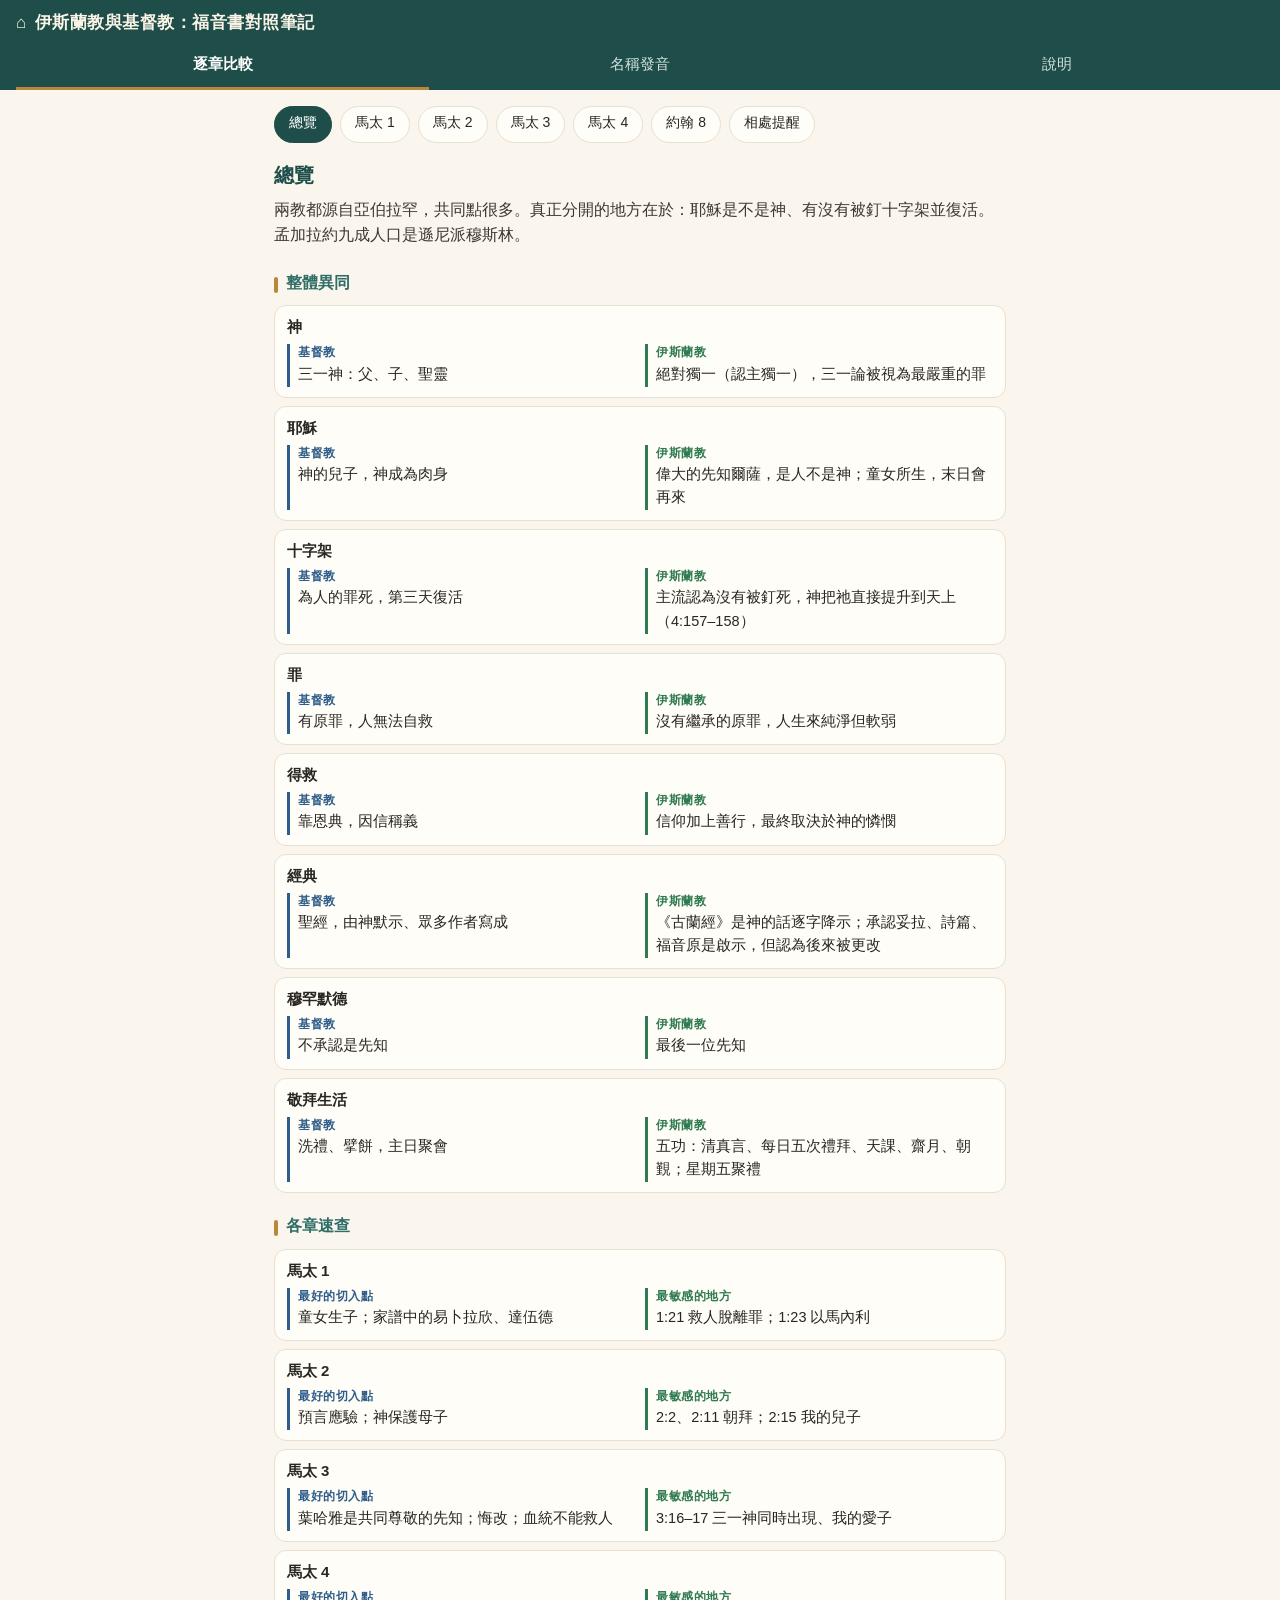
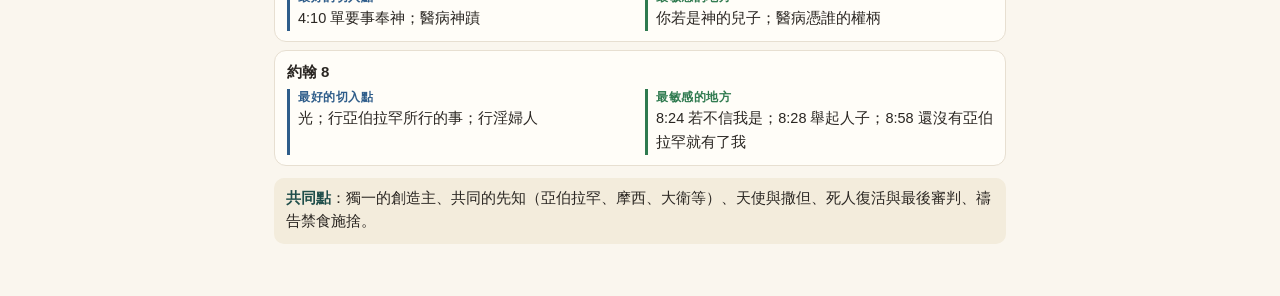
<file: n-r8d2/notes/index.html>
<!DOCTYPE html>
<html lang="zh-Hant">
<head>
<meta charset="utf-8">
<meta name="viewport" content="width=device-width, initial-scale=1, viewport-fit=cover">
<link rel="stylesheet" href="../../fonts/fonts.css">
<link rel="icon" href="../icons/icon-192.png">
<title>伊斯蘭教與基督教：福音書對照筆記</title>
<meta name="theme-color" content="#1f4e4a">
<link rel="manifest" href="../manifest.webmanifest">
<link rel="apple-touch-icon" href="../icons/apple-touch-icon.png">
<meta name="apple-mobile-web-app-capable" content="yes">
<meta name="apple-mobile-web-app-title" content="孟加拉筆記">
<style>
:root{
  --bg:#faf6ee; --card:#fffdf8; --ink:#2a2622; --muted:#7a7166; --line:#e7dfd1;
  --teal:#1f4e4a; --teal2:#2f6d67; --gold:#b8873b; --bible:#2f5d8a; --quran:#2f7a4f;
  --rec:#b4432f;
}
*{box-sizing:border-box}
html,body{margin:0;background:var(--bg);color:var(--ink);
  font-family:-apple-system,BlinkMacSystemFont,"PingFang TC","Noto Sans TC","Noto Sans Bengali","Microsoft JhengHei",sans-serif;
  line-height:1.6;-webkit-text-size-adjust:100%}
header{position:sticky;top:0;z-index:10;background:var(--teal);color:#faf4e6;
  padding:calc(env(safe-area-inset-top) + 10px) 16px 0}
header h1{font-size:17px;margin:0 0 8px;font-weight:700;letter-spacing:.5px}
.tabs{display:flex;gap:4px}
.tabs button{flex:1;background:transparent;border:0;color:#cfe0dc;font:inherit;font-size:15px;
  padding:8px 4px 10px;border-bottom:3px solid transparent;cursor:pointer}
.tabs button.on{color:#fff;border-bottom-color:var(--gold);font-weight:700}
main{max-width:760px;margin:0 auto;padding:14px 14px calc(env(safe-area-inset-bottom) + 40px)}
.chips{display:flex;gap:8px;overflow-x:auto;padding:2px 0 12px;scrollbar-width:none}
.chips::-webkit-scrollbar{display:none}
.chip{flex:none;border:1px solid var(--line);background:var(--card);color:var(--ink);
  border-radius:999px;padding:6px 14px;font:inherit;font-size:14px;cursor:pointer}
.chip.on{background:var(--teal);color:#fff;border-color:var(--teal)}
h2{font-size:20px;margin:6px 0 6px;color:var(--teal)}
h3{font-size:16px;margin:22px 0 8px;color:var(--teal2);display:flex;align-items:center;gap:8px}
h3::before{content:"";width:4px;height:16px;background:var(--gold);border-radius:2px}
p.lead{margin:0 0 6px;color:#3d3832}
.card{background:var(--card);border:1px solid var(--line);border-radius:12px;padding:10px 12px;margin:8px 0}
.card .face{font-weight:700;font-size:15px;margin-bottom:4px}
.pair{display:grid;grid-template-columns:1fr 1fr;gap:10px}
@media (max-width:480px){.pair{grid-template-columns:1fr;gap:6px}}
.pair .lab{font-size:12px;font-weight:700;letter-spacing:.5px}
.pair .a .lab{color:var(--bible)} .pair .b .lab{color:var(--quran)}
.pair .a{border-left:3px solid var(--bible);padding-left:8px}
.pair .b{border-left:3px solid var(--quran);padding-left:8px}
.pair div div{font-size:14.5px}
.note{background:#f3ecdc;border-radius:10px;padding:10px 12px;margin:12px 0;font-size:14.5px}
.note b{color:var(--teal)}
ul.tips{padding-left:20px;margin:6px 0} ul.tips li{margin:6px 0}

/* 名稱發音 */
.bar{display:flex;flex-wrap:wrap;gap:8px;align-items:center;margin:0 0 10px;font-size:14px}
.seg{display:inline-flex;border:1px solid var(--line);border-radius:999px;overflow:hidden;background:var(--card)}
.seg button{border:0;background:transparent;font:inherit;font-size:13px;padding:5px 11px;cursor:pointer;color:var(--ink)}
.seg button.on{background:var(--teal);color:#fff}
.warn{background:#fbe9dc;border:1px solid #efc9ab;color:#6b3a1c;border-radius:10px;padding:8px 12px;font-size:13.5px;margin:0 0 10px;display:none}
.name{background:var(--card);border:1px solid var(--line);border-radius:12px;margin:8px 0;overflow:hidden}
.name .top{display:grid;grid-template-columns:5.5em 1fr 1fr;gap:8px;align-items:center;padding:10px 12px;cursor:pointer}
.name .zh{font-weight:700;font-size:15px}
.name .zh small{display:block;font-weight:400;color:var(--muted);font-size:12px}
.name .col small{display:block;color:var(--muted);font-size:11.5px;line-height:1.3}
.name .bn{font-size:17px;font-family:"Noto Sans Bengali","Kohinoor Bangla","Bangla Sangam MN",sans-serif}
.name .c1 .bn{color:var(--bible)} .name .c2 .bn{color:var(--quran)}
.name .same{font-size:11px;background:#e5efe8;color:var(--quran);border-radius:6px;padding:0 5px;margin-left:4px}
.name .more{display:none;border-top:1px dashed var(--line);padding:8px 12px 12px;background:#fdfaf3}
.name.open .more{display:block}
.row{display:flex;flex-wrap:wrap;align-items:center;gap:6px;margin:8px 0}
.row .w{flex:1 1 8em;min-width:0;font-size:15px;line-height:1.3}
.row .w .bn{font-size:17px}
.row .w small{display:block;color:var(--muted);font-size:12px}
.btn{border:1px solid var(--line);background:#fff;border-radius:8px;font:inherit;font-size:13px;padding:5px 9px;cursor:pointer;color:var(--ink)}
.btn.say{border-color:#c9d9d6}
.btn.rec{color:var(--rec);border-color:#ecc6bd}
.btn.rec.live{background:var(--rec);color:#fff;animation:pulse 1s infinite}
.btn.play{color:var(--quran);border-color:#bfdcc9}
.btn[hidden]{display:none}
@keyframes pulse{50%{opacity:.6}}
.grp{font-size:13px;color:var(--muted);margin:18px 0 4px;font-weight:700}
.legend{display:flex;gap:12px;font-size:12.5px;color:var(--muted);margin-bottom:4px}
.legend span::before{content:"";display:inline-block;width:10px;height:10px;border-radius:3px;margin-right:4px;vertical-align:-1px}
.legend .l1::before{background:var(--bible)} .legend .l2::before{background:var(--quran)}
.toast{position:fixed;left:50%;bottom:calc(env(safe-area-inset-bottom) + 20px);transform:translateX(-50%);
  background:#2a2622;color:#fff;padding:8px 16px;border-radius:999px;font-size:14px;opacity:0;transition:.25s;pointer-events:none;z-index:50;max-width:90vw;text-align:center}
.toast.show{opacity:.95}
.help h3{margin-top:18px}
.help ol,.help ul{padding-left:22px} .help li{margin:5px 0}
.recbox{display:flex;flex-wrap:wrap;gap:8px;margin-top:6px}
.zy{display:block;color:#0f6b4f;font-size:13px;letter-spacing:.5px;line-height:1.3;font-family:-apple-system,"PingFang TC",sans-serif}
.name .top{grid-template-columns:5em 1fr 1fr 44px}
.btn.qp{width:44px;height:44px;padding:0;font-size:16px;border-radius:50%;background:var(--card)}
.row .btn{min-height:40px}
#bnWarn{display:none!important}
</style>
</head>
<body>
<header>
  <h1><a href="../" aria-label="回首頁" style="color:inherit;text-decoration:none;margin-right:8px">⌂</a>伊斯蘭教與基督教：福音書對照筆記</h1>
  <nav class="tabs">
    <button data-tab="cmp" class="on">逐章比較</button>
    <button data-tab="names">名稱發音</button>
    <button data-tab="help">說明</button>
  </nav>
</header>

<main>
  <section id="tab-cmp">
    <div class="chips" id="chapChips"></div>
    <div id="chapView"></div>
  </section>

  <section id="tab-names" hidden>
    <div class="warn" id="bnWarn"></div>
    <div class="bar">
      <span>語速</span>
      <div class="seg" id="rateSeg">
        <button data-r="0.6">很慢</button><button data-r="0.8" class="on">慢</button><button data-r="1">正常</button>
      </div>
    </div>
    <div class="bar">
      <span>▶ 預設播放</span>
      <div class="seg"><button data-pref="pre">預錄</button><button data-pref="local">當地錄音</button></div>
    </div>
    <div class="legend"><span class="l1">凱瑞系統譯本（教會用語）</span><span class="l2">穆斯林說法</span></div>
    <p style="font-size:13px;color:var(--muted);margin:2px 0 6px">右邊的 ▶ 依「預設播放」唸。點一列展開：▶ 預錄（微軟孟加拉語男聲，沒網路也能播）、▶ 當地（播放當地人錄的）、🎙 請當地人錄下正確發音、🔊 手機內建語音。注音和拼音都是近似值，請以當地人發音為準。</p>
    <div id="nameList"></div>
  </section>

  <section id="tab-help" class="help" hidden>
    <h2>使用說明</h2>
    <p style="color:var(--muted);font-size:13px">版本：對照筆記 v3（離線版，r2）</p>
    <h3>加到主畫面（離線使用）</h3>
    <ol>
      <li><b>有網路時</b>先打開這個網頁一次，等它載入完成。</li>
      <li><b>iPhone</b>：用 Safari 打開 → 下方「分享」→「加入主畫面」。</li>
      <li><b>Android</b>：用 Chrome 打開 → 右上「⋮」→「加到主畫面」或「安裝應用程式」。</li>
      <li>之後從主畫面圖示打開，沒有網路也能看。</li>
    </ol>
    <h3>手機語音沒有孟加拉語？</h3>
    <ul>
      <li><b>Android</b>：設定 → 搜尋「文字轉語音」→ 偏好引擎選 Google →「安裝語音資料」→ 下載「孟加拉語」。下載後離線也能唸。</li>
      <li><b>iPhone</b>：可能沒有孟加拉語語音。請改用「🎙 錄音」，請當地弟兄姊妹唸給你錄。</li>
    </ul>
    <h3>真人錄音</h3>
    <ul>
      <li>錄音只存在<b>這支手機的這個網頁</b>裡，不會上傳。</li>
      <li>第一次錄音時手機會詢問麥克風權限，請按「允許」。</li>
      <li>想把錄音給家人：按「匯出錄音」存成一個檔案，用 LINE 等傳給對方，對方在這頁按「匯入錄音」。</li>
      <li>從主畫面圖示打開和從瀏覽器打開，錄音可能各自分開存放，建議固定用主畫面圖示。</li>
    </ul>
    <div class="recbox">
      <button class="btn" id="expBtn">匯出錄音</button>
      <button class="btn" id="impBtn">匯入錄音</button>
      <input type="file" id="impFile" accept=".json,application/json" hidden>
      <span id="recCount" style="font-size:13px;color:var(--muted);align-self:center"></span>
    </div>
    <h3>分享時的提醒</h3>
    <p>這份比較是給我們自己預備的，不建議直接拿給穆斯林看；用聊天的方式比較自然。詳見「逐章比較 → 相處提醒」。</p>
    <p style="font-size:12.5px;color:var(--muted);margin-top:24px">經文章節以中文恢復本為準；《古蘭經》以「章:節」標示。</p>
  </section>
</main>
<div class="toast" id="toast"></div>

<script>
/* ===================== 逐章比較資料 ===================== */
const CH = [
{ id:"ov", chip:"總覽", title:"總覽",
  lead:"兩教都源自亞伯拉罕，共同點很多。真正分開的地方在於：耶穌是不是神、有沒有被釘十字架並復活。孟加拉約九成人口是遜尼派穆斯林。",
  secs:[
   {h:"整體異同", cols:["基督教","伊斯蘭教"], rows:[
    ["神","三一神：父、子、聖靈","絕對獨一（認主獨一），三一論被視為最嚴重的罪"],
    ["耶穌","神的兒子，神成為肉身","偉大的先知爾薩，是人不是神；童女所生，末日會再來"],
    ["十字架","為人的罪死，第三天復活","主流認為沒有被釘死，神把祂直接提升到天上（4:157–158）"],
    ["罪","有原罪，人無法自救","沒有繼承的原罪，人生來純淨但軟弱"],
    ["得救","靠恩典，因信稱義","信仰加上善行，最終取決於神的憐憫"],
    ["經典","聖經，由神默示、眾多作者寫成","《古蘭經》是神的話逐字降示；承認妥拉、詩篇、福音原是啟示，但認為後來被更改"],
    ["穆罕默德","不承認是先知","最後一位先知"],
    ["敬拜生活","洗禮、擘餅，主日聚會","五功：清真言、每日五次禮拜、天課、齋月、朝覲；星期五聚禮"]
   ]},
   {h:"各章速查", cols:["最好的切入點","最敏感的地方"], rows:[
    ["馬太 1","童女生子；家譜中的易卜拉欣、達伍德","1:21 救人脫離罪；1:23 以馬內利"],
    ["馬太 2","預言應驗；神保護母子","2:2、2:11 朝拜；2:15 我的兒子"],
    ["馬太 3","葉哈雅是共同尊敬的先知；悔改；血統不能救人","3:16–17 三一神同時出現、我的愛子"],
    ["馬太 4","4:10 單要事奉神；醫病神蹟","你若是神的兒子；醫病憑誰的權柄"],
    ["約翰 8","光；行亞伯拉罕所行的事；行淫婦人","8:24 若不信我是；8:28 舉起人子；8:58 還沒有亞伯拉罕就有了我"]
   ]}
  ],
  note:"<b>共同點</b>：獨一的創造主、共同的先知（亞伯拉罕、摩西、大衛等）、天使與撒但、死人復活與最後審判、禱告禁食施捨。"
},
{ id:"m1", chip:"馬太 1", title:"馬太福音第一章：家譜與耶穌降生",
  lead:"伊斯蘭沒有馬太福音，但《古蘭經》3:42–47 與第 19 章〈麥爾彥〉（19:16–34）也記載了童女生子。兩邊都信童女生子，分歧在於這件事的意義。",
  secs:[
   {h:"相同", cols:["馬太 1","《古蘭經》"], rows:[
    ["童女生子","還沒有同房，就從聖靈懷了孕（1:18）","馬利亞問沒有人碰過我怎會有孩子，神說「有」就有（3:47）"],
    ["天使報信","有","有（「我的靈」，一般理解為加百列）"],
    ["稱號","稱為基督的耶穌（1:16）","麥西哈・爾薩"],
    ["人物","亞伯拉罕、大衛、所羅門","都是先知"],
    ["馬利亞","蒙恩的童女","被揀選、超越世上所有女子（3:42）"]
   ]},
   {h:"不同", cols:["馬太 1","《古蘭經》"], rows:[
    ["家譜","亞伯拉罕→大衛→約瑟，三個十四代","沒有耶穌的家譜"],
    ["約瑟","法律上的父親，接上大衛王室","完全沒提，耶穌一律稱「麥爾彥之子」"],
    ["馬利亞的家族","沒有交代","儀姆蘭家族，稱「亞倫的姊妹」（19:28）"],
    ["天使向誰顯現","在夢中向約瑟","直接向馬利亞（較接近路加 1 章）"],
    ["名字的意義","要將祂的百姓從罪惡裡救出來（1:21）","從神來的一句話，但不談贖罪"],
    ["以馬內利","神與我們同在（1:23）","反對：耶穌像亞當一樣被造（3:59）"],
    ["生產場景","簡短一句","棕櫚樹下生產，嬰孩在搖籃裡說話（19:23–33）"]
   ]}
  ],
  note:"<b>分享時</b>：家譜裡的名字對方會覺得親切。可以先準備好「約瑟不是生父，為什麼家譜算到約瑟」的回答：家譜表明的是法律上的王位繼承權。"
},
{ id:"m2", chip:"馬太 2", title:"馬太福音第二章：博士朝拜與逃往埃及",
  lead:"《古蘭經》幾乎沒有馬太二章的情節，只有「神保護母子」這個主題能夠對應（19:22–33、23:50）。",
  secs:[
   {h:"可以連結的地方", cols:["馬太 2","《古蘭經》"], rows:[
    ["出生是神蹟","星星引路","神使麥爾彥之子和他的母親成為一種跡象（23:50）"],
    ["神保護母子","天使指示逃往埃及","神讓母子住在有流泉的高處（23:50）；部分經注家認為指逃往埃及"],
    ["拿撒勒","他將稱為拿撒勒人（2:23）","《古蘭經》稱基督徒為「納薩拉」，字源一般認為就是拿撒勒"]
   ]},
   {h:"不同", cols:["馬太 2","《古蘭經》"], rows:[
    ["出生地","伯利恆，應驗彌迦書","只說馬利亞退到遠處，在棕櫚樹下生產"],
    ["東方博士與星","核心情節","沒有"],
    ["希律王","追殺嬰孩、屠殺伯利恆男孩","沒有"],
    ["朝拜","博士俯伏拜那小孩子（2:11）","只有神可以被敬拜"],
    ["身分","猶太人的王；從埃及召出我的兒子（2:15）","先知和神的僕人，反對「兒子」的說法"],
    ["出生之後","遭追殺、逃難","抱著嬰孩回族人中，嬰孩開口說：「我是真主的僕人」（19:30）"]
   ]}
  ],
  note:"<b>分享時</b>：穆斯林也看重先知的預言應驗。馬太二章連續引用彌迦書、何西阿書、耶利米書，可以從這個角度切入。"
},
{ id:"m3", chip:"馬太 3", title:"馬太福音第三章：施洗約翰與耶穌受洗",
  lead:"約翰在《古蘭經》裡是正式的先知「葉哈雅」（3:38–41、19:2–15、6:85），所以這一章共同點較多。不過《古蘭經》寫的主要是他的出生，對應的是路加福音第一章。",
  secs:[
   {h:"可以連結的地方", cols:["馬太 3","《古蘭經》與伊斯蘭"], rows:[
    ["約翰是神差來的","曠野有人聲喊著（3:3）","先知葉哈雅，從小被賜予智慧（19:12）"],
    ["為耶穌作見證","那在我以後來的（3:11）","證實「從真主來的一句話」（3:39），經注家多認為就是指爾薩"],
    ["悔改","天國近了，應當悔改（3:2）","悔改（討白）非常重要"],
    ["血統不能救人","不要說有亞伯拉罕為祖宗（3:9）","前人有前人的功過（2:134）"],
    ["審判","麥子收進倉，糠用火燒（3:12）","審判、天堂、火獄"],
    ["耶穌無罪","我當受你的洗（3:14）","先知受保守（伊斯瑪）"]
   ]},
   {h:"不同", cols:["馬太 3","《古蘭經》"], rows:[
    ["施洗","全章主軸","沒有洗禮；只有禮拜前的小淨、大淨"],
    ["約翰的生活","駱駝毛衣服、蝗蟲野蜜","只寫品格：溫柔、純潔、孝順（19:13–14）"],
    ["耶穌受洗","約翰為耶穌施洗","兩人沒有見過面"],
    ["聖靈與火","用聖靈與火施洗（3:11）","「聖靈」通常指天使加百列"],
    ["三一神","子受洗、聖靈降下、父說話（3:16–17）","伊斯蘭最反對的部分"],
    ["我的愛子","3:17","最敏感的說法"]
   ]}
  ],
  note:"<b>美的對照</b>：《古蘭經》對葉哈雅和爾薩用了幾乎一樣的祝福語：願他出生、死亡、復活之日都得平安（19:15、19:33）。"
},
{ id:"m4", chip:"馬太 4", title:"馬太福音第四章：曠野受試探與呼召門徒",
  lead:"《古蘭經》沒有耶穌受試探的記載，但這章提到的撒但、四十天、門徒、醫病，都找得到對應。最強的共同點是 4:10「單要事奉祂」。",
  secs:[
   {h:"可以連結的地方", cols:["馬太 4","《古蘭經》與伊斯蘭"], rows:[
    ["只敬拜神","當拜主你的神，單要事奉祂（4:10）","伊斯蘭的核心，穆斯林會完全認同"],
    ["撒但引誘人","魔鬼試探耶穌","易卜劣廝發誓要引誘人（7:11–17）；第 114 章求主保護"],
    ["勝過撒但","三次都勝過","對於我的僕人，你沒有權柄（15:42）"],
    ["四十天","禁食四十晝夜","穆薩在山上四十夜（7:142）"],
    ["禁食與神的話","人活著不是單靠食物（4:4）","齋月禁食的精神"],
    ["門徒","呼召彼得等四人","哈瓦里：我們是真主的助手（3:52、61:14），沒有名字"],
    ["醫病","醫治各樣的病症（4:23）","爾薩醫治瞎子、痲瘋，叫死人復活（3:49、5:110）"]
   ]},
   {h:"不同", cols:["馬太 4","《古蘭經》"], rows:[
    ["受試探","本章重點","沒有"],
    ["撒但的權柄","聲稱能把萬國賜人（4:8–9）","一切主權只屬真主，易卜劣廝只能引誘"],
    ["醫病的權柄","耶穌直接醫治","每次強調「憑真主的許可」"],
    ["傳講的信息","天國的福音","真主是我的主也是你們的主，應當崇拜祂（3:51）"],
    ["福音","天國降臨的好消息","「引支勒」是賜給爾薩的經典（5:46）"],
    ["大光","坐在黑暗裡的百姓看見了大光（4:16）","沒有對應"]
   ]}
  ],
  note:"<b>有意思的地方</b>：耶穌三次回答魔鬼都引用申命記，像一個順服的人，這很吸引穆斯林。但魔鬼兩次說「你若是神的兒子」（4:3、4:6），基督徒會解讀為耶穌以神兒子的身分選擇順服。"
},
{ id:"j8", chip:"約翰 8", title:"約翰福音第八章：世界的光與「我是」",
  lead:"約翰八章是宣告耶穌身分最強烈的一章，共同點和衝突點都特別多。建議先從前半段（光、行淫婦人）開始，後半段等對方願意深談時再讀。",
  secs:[
   {h:"行淫時被拿的婦人（8:1–11）", cols:["約翰 8","伊斯蘭"], rows:[
    ["拿姦淫案來試探","文士和法利賽人問該不該用石頭打死","布哈里聖訓有類似場景：猶太人帶犯姦淫的人來見穆罕默德"],
    ["結局","你們中間誰是沒有罪的；我也不定你的罪","那段聖訓中按妥拉執行了石刑"],
    ["法律","當場赦免","未婚鞭打一百下（24:2）；已婚的石刑來自聖訓與教法"],
    ["憐憫的空間","定罪的人一個個離開","必須有四個證人（24:4），實際很難定罪；鼓勵替人遮掩"]
   ]},
   {h:"可以連結的地方", cols:["約翰 8","《古蘭經》與伊斯蘭"], rows:[
    ["光","我是世界的光（8:12）","真主是天地的光明（24:35）；穆罕默德是燦爛的明燈（33:46）"],
    ["真正的亞伯拉罕子孫","若是亞伯拉罕的兒子，就行他所行的（8:39）","與易卜拉欣最親近的是追隨他的人（3:67–68）"],
    ["魔鬼是說謊者","說謊之人的父，從起初是殺人的（8:44）","明顯的仇敵（2:168），應許只是欺騙（4:120）"],
    ["耶穌無罪","誰能指證我有罪（8:46）","一個純潔的兒子（19:19）"],
    ["從神差來","是祂差我來（8:42）","爾薩是真主差來的使者"]
   ]},
   {h:"衝突最大的地方", cols:["約翰 8","《古蘭經》"], rows:[
    ["還沒有亞伯拉罕就有了我","8:58，呼應出埃及記 3:14 神的名","爾薩像阿丹一樣被造（3:59）"],
    ["若不信我是","必要死在罪中（8:24）","得救在於信獨一真主和行善"],
    ["舉起人子","指釘十字架（8:28）","真主使他升到祂那裡（4:158），沒有被釘死"],
    ["我的父","整章反覆出現","最敏感的說法"],
    ["罪是奴役","父的兒子叫你們自由（8:34–36）","沒有「被罪綑綁」的觀念"],
    ["拿石頭打耶穌","祂躲開出殿（8:59）","他們沒有殺他，也沒有釘他（4:157）"]
   ]}
  ],
  note:"最早的希臘文抄本沒有行淫婦人這段，現代聖經通常加註，有些穆斯林護教者會提出這點。"
},
{ id:"tips", chip:"相處提醒", title:"與當地人相處的提醒",
  lead:"這些比較記在心裡就好，用聊天的方式比拿出表格更自然。",
  tips:[
   "<b>對穆斯林</b>：對方提到爾薩、易卜拉欣、葉哈雅時接得上話。多問他們自己怎麼相信，通常比我們講更能打開話題。",
   "<b>對當地基督徒</b>：可以直接分享這份筆記，他們也許能幫忙補充或修正。",
   "<b>三語朗讀頁</b>：保持單純的經文朗讀，不放比較內容。",
   "<b>「神的兒子」</b>：穆斯林常理解為肉身的意思，分享時先說明是屬靈的意思。",
   "<b>尊重經典</b>：不要把《古蘭經》或聖經放在地上。",
   "<b>齋月</b>：白天避免在他們面前吃喝。",
   "<b>當地敏感度</b>：哪些可以、哪些要小心，出發前問問當地教會或接待的人。",
   "<b>用詞</b>：凱瑞系統譯本用 যীশু（Jishu），穆斯林說 ঈসা（Isa）。可以補一句「যীশু 就是你們說的 ঈসা」。對照見「名稱發音」分頁。"
  ]
}
];

/* ===================== 名稱資料 =====================
   c: 凱瑞系統譯本 [孟加拉文, 拼音]；m: 穆斯林說法 [[孟加拉文, 唸法], ...]；cn: 中文伊斯蘭譯名 */
const NAMES = [
 {g:"神與天上的存在", items:[
  {zh:"神", c:["ঈশ্বর","Ishshor"], m:[["আল্লাহ","Al-lah"],["খোদা","Kho-da"]], cn:"安拉"},
  {zh:"天使", c:["স্বর্গদূত","Shorgodut"], m:[["ফেরেশতা","Fe-resh-ta"]], cn:"天仙"},
  {zh:"加百列", c:["গাব্রিয়েল","Gabriyel"], m:[["জিবরাইল","Jib-ra-il"]], cn:"吉卜利勒"},
  {zh:"撒但", c:["শয়তান","Shoytan"], m:[["শয়তান","Shoy-tan"]], cn:"篩通", same:true},
  {zh:"魔鬼", c:["দিয়াবল","Diabol"], m:[["ইবলিস","Ib-lis"]], cn:"易卜劣廝"},
  {zh:"聖靈", c:["পবিত্র আত্মা","Pobitro Atma"], m:[["রুহুল কুদুস","Ru-hul Ku-dus"]], cn:"聖靈"}
 ]},
 {g:"人物", items:[
  {zh:"耶穌", c:["যীশু","Jishu"], m:[["ঈসা","I-sa"],["ঈসা নবী","I-sa No-bi"],["ঈসা মসীহ","I-sa Mo-sih"]], cn:"爾薩", star:true},
  {zh:"基督", c:["খ্রীষ্ট","Khrishto"], m:[["মসীহ","Mo-sih"]], cn:"麥西哈"},
  {zh:"馬利亞", c:["মরিয়ম","Moriyom"], m:[["মরিয়ম","Mo-ri-yom"]], cn:"麥爾彥", same:true},
  {zh:"亞當", c:["আদম","Adom"], m:[["আদম","A-dom"]], cn:"阿丹", same:true},
  {zh:"夏娃", c:["হবা","Hoba"], m:[["হাওয়া","Ha-wa"]], cn:"哈娃"},
  {zh:"挪亞", c:["নোহ","Noh"], m:[["নূহ","Nuh"]], cn:"努哈"},
  {zh:"亞伯拉罕", c:["অব্রাহাম","Obraham"], m:[["ইব্রাহিম","Ib-ra-him"]], cn:"易卜拉欣"},
  {zh:"以實瑪利", c:["ইশ্মায়েল","Ishmayel"], m:[["ইসমাইল","Is-ma-il"]], cn:"易司馬儀"},
  {zh:"以撒", c:["ইস্‌হাক","Ishak"], m:[["ইসহাক","Is-hak"]], cn:"易司哈格"},
  {zh:"雅各", c:["যাকোব","Jakob"], m:[["ইয়াকুব","Ya-kub"]], cn:"葉爾孤白"},
  {zh:"約瑟", sub:"創世記", c:["যোষেফ","Joshef"], m:[["ইউসুফ","I-u-suf"]], cn:"優素福", tip:"「ইউসুফ」指創世記的約瑟；馬利亞的丈夫約瑟不在《古蘭經》裡。"},
  {zh:"摩西", c:["মোশি","Moshi"], m:[["মূসা","Mu-sa"]], cn:"穆薩"},
  {zh:"亞倫", c:["হারোণ","Haron"], m:[["হারুন","Ha-run"]], cn:"哈倫"},
  {zh:"大衛", c:["দায়ূদ","Dayud"], m:[["দাউদ","Da-ud"]], cn:"達伍德"},
  {zh:"所羅門", c:["শলোমন","Sholomon"], m:[["সোলায়মান","So-lai-man"]], cn:"蘇萊曼"},
  {zh:"以利亞", c:["এলিয়","Elio"], m:[["ইলিয়াস","I-li-as"]], cn:"伊勒雅斯"},
  {zh:"約拿", c:["যোনা","Jona"], m:[["ইউনুস","I-u-nus"]], cn:"優努斯"},
  {zh:"約伯", c:["ইয়োব","Iyob"], m:[["আইয়ুব","Ai-yub"]], cn:"安優卜"},
  {zh:"撒迦利亞", c:["সখরিয়","Sokhorio"], m:[["জাকারিয়া","Za-ka-ri-a"]], cn:"宰凱里雅"},
  {zh:"施洗約翰", c:["যোহন","Johon"], m:[["ইয়াহিয়া","Ya-hi-a"]], cn:"葉哈雅"}
 ]},
 {g:"經典與信仰用語", items:[
  {zh:"先知", c:["ভাববাদী","Bhabbadi"], m:[["নবী","No-bi"]], cn:"納比"},
  {zh:"摩西五經", c:null, m:[["তৌরাত","Tou-rat"]], cn:"討拉特"},
  {zh:"詩篇", c:["গীতসংহিতা","Gitshonghita"], m:[["যবুর","Jo-bur"]], cn:"宰逋爾"},
  {zh:"福音書", c:["সুসমাচার","Shushomachar"], m:[["ইঞ্জিল","In-jil"]], cn:"引支勒"},
  {zh:"古蘭經", c:null, m:[["কোরআন","Kor-an"]], cn:"古蘭經"},
  {zh:"門徒", c:["শিষ্য","Shishyo"], m:[["হাওয়ারী","Ha-wa-ri"]], cn:"哈瓦里"},
  {zh:"天堂", c:["স্বর্গ","Shorgo"], m:[["জান্নাত","Jan-nat"],["বেহেশত","Be-hesht"]], cn:"天園"},
  {zh:"地獄", c:["নরক","Norok"], m:[["জাহান্নাম","Ja-han-nam"],["দোজখ","Do-jokh"]], cn:"火獄"},
  {zh:"禱告", c:["প্রার্থনা","Prarthona"], m:[["নামাজ","Na-maj"],["দোয়া","Do-a"]], cn:"禮拜／祈求", tip:"নামাজ 是每日五次的禮拜；দোয়া 是個人的祈求。"},
  {zh:"姦淫", c:["ব্যভিচার","Bybhichar"], m:[["যিনা","Zi-na"]], cn:""}
 ]},
 {g:"表示尊敬的說法", items:[
  {zh:"尊貴的", sub:"名字前", c:null, m:[["হযরত","Hoz-rot"]], cn:"例：Hozrot Isa"},
  {zh:"願他平安", sub:"名字後 (আ.)", c:null, m:[["আলাইহিস সালাম","A-lai-his Sa-lam"]], cn:"先知名字後加"}
 ]}
];

const ZY = {"ঈশ্বর": "ㄧㄕ-ㄕㄛㄌ", "আল্লাহ": "ㄚㄌ-ㄌㄚ", "খোদা": "ㄎㄡ-ㄉㄚ", "স্বর্গদূত": "ㄕㄛㄌ-ㄍㄛ-ㄉㄨㄉ", "ফেরেশতা": "ㄈㄝ-ㄌㄝㄕ-ㄉㄚ", "গাব্রিয়েল": "ㄍㄚ-ㄅㄌㄧ-ㄧㄝㄌ", "জিবরাইল": "ㄐㄧㄅ-ㄌㄚ-ㄧㄌ", "শয়তান": "ㄕㄛㄧ-ㄉㄢ", "দিয়াবল": "ㄉㄧ-ㄚ-ㄅㄛㄌ", "ইবলিস": "ㄧㄅ-ㄌㄧㄕ", "পবিত্র আত্মা": "ㄅㄛ-ㄅㄧㄉ-ㄉㄌㄛ ㄚㄉ-ㄉㄚ", "রুহুল কুদুস": "ㄌㄨ-ㄏㄨㄌ ㄍㄨ-ㄉㄨㄕ", "যীশু": "ㄐㄧ-ㄕㄨ", "ঈসা": "ㄧ-ㄕㄚ", "ঈসা নবী": "ㄧ-ㄕㄚ ㄋㄛ-ㄅㄧ", "ঈসা মসীহ": "ㄧ-ㄕㄚ ㄇㄛ-ㄕㄧㄏ", "খ্রীষ্ট": "ㄎㄌㄧㄕ-ㄉㄛ", "মসীহ": "ㄇㄛ-ㄕㄧㄏ", "মরিয়ম": "ㄇㄛ-ㄌㄧ-ㄧㄛㄇ", "আদম": "ㄚ-ㄉㄛㄇ", "হবা": "ㄏㄛ-ㄅㄚ", "হাওয়া": "ㄏㄚ-ㄨㄚ", "নোহ": "ㄋㄡㄏ", "নূহ": "ㄋㄨㄏ", "অব্রাহাম": "ㄛ-ㄅㄌㄚ-ㄏㄚㄇ", "ইব্রাহিম": "ㄧㄅ-ㄌㄚ-ㄏㄧㄇ", "ইশ্মায়েল": "ㄧㄕ-ㄇㄚ-ㄧㄝㄌ", "ইসমাইল": "ㄧㄙ-ㄇㄚ-ㄧㄌ", "ইস্‌হাক": "ㄧㄙ-ㄏㄚㄍ", "ইসহাক": "ㄧㄙ-ㄏㄚㄍ", "যাকোব": "ㄐㄚ-ㄍㄡㄅ", "ইয়াকুব": "ㄧㄚ-ㄍㄨㄅ", "যোষেফ": "ㄐㄡ-ㄕㄝㄈ", "ইউসুফ": "ㄧ-ㄨ-ㄕㄨㄈ", "মোশি": "ㄇㄡ-ㄕㄧ", "মূসা": "ㄇㄨ-ㄕㄚ", "হারোণ": "ㄏㄚ-ㄌㄡㄋ", "হারুন": "ㄏㄚ-ㄌㄨㄋ", "দায়ূদ": "ㄉㄚ-ㄧㄨㄉ", "দাউদ": "ㄉㄚ-ㄨㄉ", "শলোমন": "ㄕㄛ-ㄌㄡ-ㄇㄛㄋ", "সোলায়মান": "ㄕㄡ-ㄌㄞ-ㄇㄚㄋ", "এলিয়": "ㄝ-ㄌㄧ-ㄛ", "ইলিয়াস": "ㄧ-ㄌㄧ-ㄚㄕ", "যোনা": "ㄐㄡ-ㄋㄚ", "ইউনুস": "ㄧ-ㄨ-ㄋㄨㄕ", "ইয়োব": "ㄧ-ㄡㄅ", "আইয়ুব": "ㄞ-ㄧㄨㄅ", "সখরিয়": "ㄕㄛ-ㄎㄛ-ㄌㄧ-ㄛ", "জাকারিয়া": "ㄐㄚ-ㄍㄚ-ㄌㄧ-ㄚ", "যোহন": "ㄐㄡ-ㄏㄛㄋ", "ইয়াহিয়া": "ㄧㄚ-ㄏㄧ-ㄚ", "ভাববাদী": "ㄅㄚㄅ-ㄅㄚ-ㄉㄧ", "নবী": "ㄋㄛ-ㄅㄧ", "তৌরাত": "ㄉㄡ-ㄌㄚㄉ", "গীতসংহিতা": "ㄍㄧㄉ-ㄕㄛㄥ-ㄏㄧ-ㄉㄚ", "যবুর": "ㄐㄛ-ㄅㄨㄌ", "সুসমাচার": "ㄕㄨ-ㄕㄛ-ㄇㄚ-ㄐㄚㄌ", "ইঞ্জিল": "ㄧㄣ-ㄐㄧㄌ", "কোরআন": "ㄍㄡㄌ-ㄚㄋ", "শিষ্য": "ㄕㄧㄕ-ㄕㄛ", "হাওয়ারী": "ㄏㄚ-ㄨㄚ-ㄌㄧ", "স্বর্গ": "ㄕㄛㄌ-ㄍㄛ", "জান্নাত": "ㄐㄢ-ㄋㄚㄉ", "বেহেশত": "ㄅㄝ-ㄏㄝㄕㄉ", "নরক": "ㄋㄛ-ㄌㄛㄍ", "জাহান্নাম": "ㄐㄚ-ㄏㄢ-ㄋㄚㄇ", "দোজখ": "ㄉㄡ-ㄐㄛㄎ", "প্রার্থনা": "ㄅㄌㄚㄌ-ㄊㄛ-ㄋㄚ", "নামাজ": "ㄋㄚ-ㄇㄚㄐ", "দোয়া": "ㄉㄡ-ㄚ", "ব্যভিচার": "ㄅㄝ-ㄅㄧ-ㄐㄚㄌ", "যিনা": "ㄐㄧ-ㄋㄚ", "হযরত": "ㄏㄛㄐ-ㄌㄛㄉ", "আলাইহিস সালাম": "ㄚ-ㄌㄞ-ㄏㄧㄕ ㄕㄚ-ㄌㄚㄇ"};
/* ===================== 共用 ===================== */
const $ = s => document.querySelector(s);
function toast(msg){const t=$('#toast');t.textContent=msg;t.classList.add('show');clearTimeout(toast._t);toast._t=setTimeout(()=>t.classList.remove('show'),2200);}
const store = {
  get(k,d){try{const v=localStorage.getItem(k);return v===null?d:JSON.parse(v);}catch(e){return d;}},
  set(k,v){try{localStorage.setItem(k,JSON.stringify(v));}catch(e){}}
};

/* 分頁 */
document.querySelectorAll('.tabs button').forEach(b=>b.onclick=()=>{
  document.querySelectorAll('.tabs button').forEach(x=>x.classList.toggle('on',x===b));
  ['cmp','names','help'].forEach(t=>$('#tab-'+t).hidden = t!==b.dataset.tab);
  store.set('tab',b.dataset.tab); window.scrollTo(0,0);
  if(b.dataset.tab==='help') updateRecCount();
});

/* ===================== 逐章比較 ===================== */
function esc(s){return s.replace(/[&<>]/g,c=>({'&':'&amp;','<':'&lt;','>':'&gt;'}[c]));}
function renderChap(id){
  const c = CH.find(x=>x.id===id)||CH[0];
  document.querySelectorAll('#chapChips .chip').forEach(x=>x.classList.toggle('on',x.dataset.id===c.id));
  let h = `<h2>${esc(c.title)}</h2><p class="lead">${esc(c.lead)}</p>`;
  (c.secs||[]).forEach(s=>{
    h += `<h3>${esc(s.h)}</h3>`;
    s.rows.forEach(r=>{
      h += `<div class="card"><div class="face">${esc(r[0])}</div><div class="pair">
        <div class="a"><div class="lab">${esc(s.cols[0])}</div><div>${esc(r[1])}</div></div>
        <div class="b"><div class="lab">${esc(s.cols[1])}</div><div>${esc(r[2])}</div></div></div></div>`;
    });
  });
  if(c.tips) h += `<ul class="tips">${c.tips.map(t=>`<li>${t}</li>`).join('')}</ul>`;
  if(c.note) h += `<div class="note">${c.note}</div>`;
  $('#chapView').innerHTML = h;
  store.set('chap',c.id);
}
$('#chapChips').innerHTML = CH.map(c=>`<button class="chip" data-id="${c.id}">${c.chip}</button>`).join('');
$('#chapChips').onclick = e=>{const b=e.target.closest('.chip'); if(b){renderChap(b.dataset.id); window.scrollTo({top:0,behavior:'smooth'});}};

/* ===================== 語音 ===================== */
let rate = store.get('rate',0.8);
let voices = [];
function loadVoices(){ if('speechSynthesis' in window) voices = speechSynthesis.getVoices(); checkBn(); }
function pickVoice(prefixes){
  for(const p of prefixes){const v=voices.find(v=>v.lang.replace('_','-').toLowerCase().startsWith(p)); if(v) return v;}
  return null;
}
function checkBn(){
  const w=$('#bnWarn');
  if(!('speechSynthesis' in window)){w.style.display='block';w.textContent='這個瀏覽器不支援語音朗讀，請使用真人錄音。';return;}
  if(voices.length && !pickVoice(['bn'])){
    w.style.display='block';
    w.innerHTML='這支手機目前<b>沒有孟加拉語語音</b>，🔊 可能唸不出來或唸錯。請到「說明」看怎麼下載語音，或改用 🎙 真人錄音。';
  } else w.style.display='none';
}
if('speechSynthesis' in window){ loadVoices(); speechSynthesis.onvoiceschanged = loadVoices; setTimeout(loadVoices,800); }
function speak(text, lang){
  if(!('speechSynthesis' in window)){toast('不支援語音朗讀');return;}
  speechSynthesis.cancel();
  const u = new SpeechSynthesisUtterance(text);
  const v = lang==='bn' ? pickVoice(['bn-bd','bn-in','bn']) : pickVoice(['zh-tw','zh-hant','zh-hk','zh']);
  u.lang = lang==='bn' ? (v?v.lang:'bn-BD') : (v?v.lang:'zh-TW');
  if(v) u.voice = v;
  u.rate = rate;
  if(lang==='bn' && !v && voices.length) toast('沒有孟加拉語語音，建議改用真人錄音');
  speechSynthesis.speak(u);
}
$('#rateSeg').onclick = e=>{const b=e.target.closest('button'); if(!b) return; rate=+b.dataset.r; store.set('rate',rate);
  document.querySelectorAll('#rateSeg button').forEach(x=>x.classList.toggle('on',x===b));};
document.querySelectorAll('#rateSeg button').forEach(x=>x.classList.toggle('on',+x.dataset.r===rate));

/* ===================== 錄音（存在 IndexedDB） ===================== */
const DB = { db:null,
  open(){ if(this.db) return Promise.resolve(this.db);
    return new Promise((res,rej)=>{ const r=indexedDB.open('bd-names-rec',1);
      r.onupgradeneeded=()=>r.result.createObjectStore('rec');
      r.onsuccess=()=>{this.db=r.result;res(this.db);}; r.onerror=()=>rej(r.error); }); },
  tx(mode,fn){ return this.open().then(db=>new Promise((res,rej)=>{ const t=db.transaction('rec',mode); const s=t.objectStore('rec');
      const r=fn(s); t.oncomplete=()=>res(r&&r.result); t.onerror=()=>rej(t.error); })); },
  get(k){return this.tx('readonly',s=>s.get(k));},
  put(k,v){return this.tx('readwrite',s=>s.put(v,k));},
  del(k){return this.tx('readwrite',s=>s.delete(k));},
  keys(){return this.tx('readonly',s=>s.getAllKeys());}
};
let recState = null; // {key, mr, stream, chunks, timer, btn}
function pickMime(){
  if(!window.MediaRecorder) return null;
  for(const m of ['audio/mp4','audio/webm;codecs=opus','audio/webm','audio/ogg']) if(MediaRecorder.isTypeSupported && MediaRecorder.isTypeSupported(m)) return m;
  return '';
}
async function toggleRec(key, btn){
  if(recState){ const same = recState.key===key; stopRec(); if(same) return; }
  const mime = pickMime();
  if(mime===null || !navigator.mediaDevices){ toast('這個瀏覽器不支援錄音'); return; }
  let stream;
  try{ stream = await navigator.mediaDevices.getUserMedia({audio:true}); }
  catch(e){ toast('沒有麥克風權限，請到設定允許'); return; }
  const mr = mime ? new MediaRecorder(stream,{mimeType:mime}) : new MediaRecorder(stream);
  const chunks=[];
  mr.ondataavailable = e=>{ if(e.data.size) chunks.push(e.data); };
  mr.onstop = async ()=>{
    stream.getTracks().forEach(t=>t.stop());
    const blob = new Blob(chunks,{type: mr.mimeType || mime || 'audio/webm'});
    if(blob.size<500){ toast('錄音太短，請再試一次'); refreshRow(key); return; }
    await DB.put(key, blob); toast('已存下錄音'); refreshRow(key);
  };
  mr.start();
  recState = {key, mr, stream, btn, timer:setTimeout(stopRec,10000)};
  btn.classList.add('live'); btn.textContent='■ 停止';
}
function stopRec(){
  if(!recState) return;
  clearTimeout(recState.timer);
  recState.btn.classList.remove('live'); recState.btn.textContent='🎙 錄音';
  try{ recState.mr.stop(); }catch(e){}
  recState=null;
}
let audioEl = null, audioUrl = null;
async function playRec(key){
  const blob = await DB.get(key);
  if(!blob){toast('還沒有錄音');return;}
  if('speechSynthesis' in window) speechSynthesis.cancel();
  if(audioEl) audioEl.pause();
  if(audioUrl) URL.revokeObjectURL(audioUrl);
  audioUrl = URL.createObjectURL(blob);
  audioEl = new Audio(audioUrl); audioEl.play().catch(()=>toast('無法播放這段錄音'));
}
async function delRec(key){
  if(!confirm('刪除這段錄音？刪除後無法復原。')) return;
  await DB.del(key); refreshRow(key); toast('已刪除');
}
async function refreshRow(key){
  const has = !!(await DB.get(key));
  document.querySelectorAll(`[data-key="${CSS.escape(key)}"]`).forEach(r=>{
    r.querySelector('.play').hidden = !has; r.querySelector('.del').hidden = !has;
  });
  markDots();
}

/* ===================== 名稱列表 ===================== */
function wordRow(key, bn, rom, label){
  return `<div class="row" data-key="${key}">
    <span class="w"><span class="bn">${bn}</span>${ZY[bn]?`<span class="zy">${ZY[bn]}</span>`:''}<small>${esc(rom)}${label?'・'+label:''}</small></span>
    <button class="btn say" data-act="pre" data-text="${bn}">▶ 預錄</button>
    <button class="btn play" data-act="play" hidden>▶ 當地</button>
    <button class="btn rec" data-act="rec">🎙 錄音</button>
    <button class="btn del" data-act="del" hidden>🗑</button>
    <button class="btn say tts" data-act="say" data-text="${bn}" title="手機內建語音">🔊</button>
  </div>`;
}
function renderNames(){
  let h='';
  NAMES.forEach((g,gi)=>{
    h += `<div class="grp">${esc(g.g)}</div>`;
    g.items.forEach((it,ii)=>{
      const id = `n${gi}-${ii}`;
      const m0 = it.m[0];
      h += `<div class="name${it.star?' open':''}" id="${id}">
        <div class="top">
          <div class="zh">${esc(it.zh)}${it.sub?`<small>${esc(it.sub)}</small>`:''}</div>
          <div class="col c1">${it.c?`<span class="bn">${it.c[0]}</span>${ZY[it.c[0]]?`<span class="zy">${ZY[it.c[0]]}</span>`:''}<small>${esc(it.c[1])}</small>`:'<small>—</small>'}</div>
          <div class="col c2"><span class="bn">${m0[0]}</span>${it.same?'<span class="same">相同</span>':''}${ZY[m0[0]]?`<span class="zy">${ZY[m0[0]]}</span>`:''}<small>${esc(m0[1])}　${esc(it.cn)}</small></div>
          <button class="btn qp" data-act="quick" data-k="${id}-m0" data-text="${m0[0]}" aria-label="播放">▶</button>
        </div>
        <div class="more">
          ${it.c?wordRow(id+'-c', it.c[0], it.c[1], '教會用語'):''}
          ${it.m.map((w,wi)=>wordRow(id+'-m'+wi, w[0], w[1], '穆斯林說法')).join('')}
          <div class="row"><span class="w">${esc(it.zh)}<small>中文${it.cn&&!/例|後加/.test(it.cn)?'・伊斯蘭譯名 '+esc(it.cn):''}</small></span>
            <button class="btn say" data-act="sayzh" data-text="${esc(it.zh)}">🔊 中文</button>
            ${it.cn&&!/例|後加|／/.test(it.cn)&&it.cn!==it.zh?`<button class="btn say" data-act="sayzh" data-text="${esc(it.cn)}">🔊 ${esc(it.cn)}</button>`:''}
          </div>
          ${it.tip?`<div class="note" style="margin:8px 0 0">${esc(it.tip)}</div>`:''}
        </div>
      </div>`;
    });
  });
  $('#nameList').innerHTML = h;
}
async function markDots(){
  let keys=[]; try{ keys = await DB.keys(); }catch(e){}
  document.querySelectorAll('.name').forEach(n=>{
    const has = keys.some(k=>String(k).startsWith(n.id+'-'));
    const zh = n.querySelector('.zh');
    let dot = zh.querySelector('.dot');
    if(has && !dot){ dot=document.createElement('span'); dot.className='dot'; dot.textContent=' 🎙'; dot.title='有真人錄音'; zh.appendChild(dot); }
    if(!has && dot) dot.remove();
  });
}
/* ===================== 預錄聲音（離線） ===================== */
let AUD=null;fetch('a/index.json').then(r=>r.ok?r.json():null).then(j=>{AUD=j;markPre()}).catch(()=>{});
let preUrl=null;const PRE=new Audio();let preTimer=null;
async function playPre(text){
  const c=AUD&&AUD.c[text];if(!c){toast('這個名稱沒有預錄，改用手機語音');speak(text,'bn');return}
  if('speechSynthesis' in window) speechSynthesis.cancel(); if(audioEl) audioEl.pause();
  try{ if(!preUrl) preUrl=fetch('a/'+AUD.f).then(r=>{if(!r.ok)throw 0;return r.blob()}).then(b=>URL.createObjectURL(b)); const u=await preUrl;
    if(PRE.src!==u) PRE.src=u;
    const go=()=>{PRE.currentTime=c[0];PRE.playbackRate=rate<0.9?0.8:1;PRE.play().catch(()=>{});clearInterval(preTimer);preTimer=setInterval(()=>{if(PRE.currentTime>=c[1]||PRE.ended){PRE.pause();clearInterval(preTimer)}},25)};
    if(PRE.readyState>=1)go();else PRE.addEventListener('loadedmetadata',go,{once:true});
  }catch(e){preUrl=null;toast('預錄聲音載入失敗，改用手機語音');speak(text,'bn')}
}
function markPre(){document.querySelectorAll('[data-act="pre"]').forEach(b=>{b.hidden=!(AUD&&AUD.c[b.dataset.text])})}
/* 點名稱卡片上方的 ▶：依設定播預錄或當地錄音 */
let pref = store.get('pref','pre');
function setPref(p){pref=p;store.set('pref',p);document.querySelectorAll('[data-pref]').forEach(b=>b.classList.toggle('on',b.dataset.pref===p))}
async function quickPlay(key,text){
  if(pref==='local'){const b=await DB.get(key).catch(()=>null); if(b){playRec(key);return} toast('這個還沒有當地錄音，先播預錄');}
  playPre(text);
}
$('#nameList').addEventListener('click', e=>{
  const btn = e.target.closest('button');
  if(btn){
    e.stopPropagation();
    const act = btn.dataset.act, row = btn.closest('.row'), key = row && row.dataset.key;
    if(act==='say') speak(btn.dataset.text,'bn');
    else if(act==='sayzh') speak(btn.dataset.text,'zh');
    else if(act==='pre') playPre(btn.dataset.text);
    else if(act==='quick') quickPlay(btn.dataset.k, btn.dataset.text);
    else if(act==='rec') toggleRec(key, btn);
    else if(act==='play') playRec(key);
    else if(act==='del') delRec(key);
    return;
  }
  const top = e.target.closest('.top');
  if(top){
    const card = top.parentElement; card.classList.toggle('open');
    if(card.classList.contains('open')) card.querySelectorAll('.row[data-key]').forEach(r=>refreshRow(r.dataset.key));
  }
});

/* ===================== 匯出／匯入錄音 ===================== */
function blobToB64(b){return new Promise(r=>{const f=new FileReader();f.onload=()=>r(f.result);f.readAsDataURL(b);});}
async function updateRecCount(){ try{ const k=await DB.keys(); $('#recCount').textContent = `目前有 ${k.length} 段錄音`; }catch(e){} }
$('#expBtn').onclick = async ()=>{
  const keys = await DB.keys();
  if(!keys.length){toast('還沒有任何錄音');return;}
  const out = {app:'bd-compare-rec', v:1, items:{}};
  for(const k of keys){ out.items[k] = await blobToB64(await DB.get(k)); }
  const blob = new Blob([JSON.stringify(out)],{type:'application/json'});
  const a = document.createElement('a'); a.href = URL.createObjectURL(blob);
  a.download = '名稱發音錄音.json'; document.body.appendChild(a); a.click(); a.remove();
  toast(`已匯出 ${keys.length} 段錄音`);
};
$('#impBtn').onclick = ()=>$('#impFile').click();
$('#impFile').onchange = async e=>{
  const f = e.target.files[0]; if(!f) return;
  try{
    const data = JSON.parse(await f.text());
    if(data.app!=='bd-compare-rec') throw 0;
    let n=0;
    for(const [k,url] of Object.entries(data.items)){ const b = await (await fetch(url)).blob(); await DB.put(k,b); n++; }
    toast(`已匯入 ${n} 段錄音（同名的會被覆蓋）`); updateRecCount(); markDots();
  }catch(err){ toast('這不是可以匯入的錄音檔'); }
  e.target.value='';
};

/* ===================== 啟動 ===================== */
renderChap(store.get('chap','ov'));
renderNames(); markDots(); markPre(); setPref(pref);
document.querySelectorAll('[data-pref]').forEach(b=>b.onclick=()=>setPref(b.dataset.pref));
document.querySelectorAll('.name.open .row[data-key]').forEach(r=>refreshRow(r.dataset.key));
const t0 = store.get('tab','cmp'); const tb = document.querySelector(`.tabs button[data-tab="${t0}"]`); if(tb) tb.click();
if('serviceWorker' in navigator && location.protocol.startsWith('http')) navigator.serviceWorker.register('../sw.js').catch(()=>{});
if(navigator.storage && navigator.storage.persist) navigator.storage.persist().catch(()=>{});
</script>
</body>
</html>
</file>
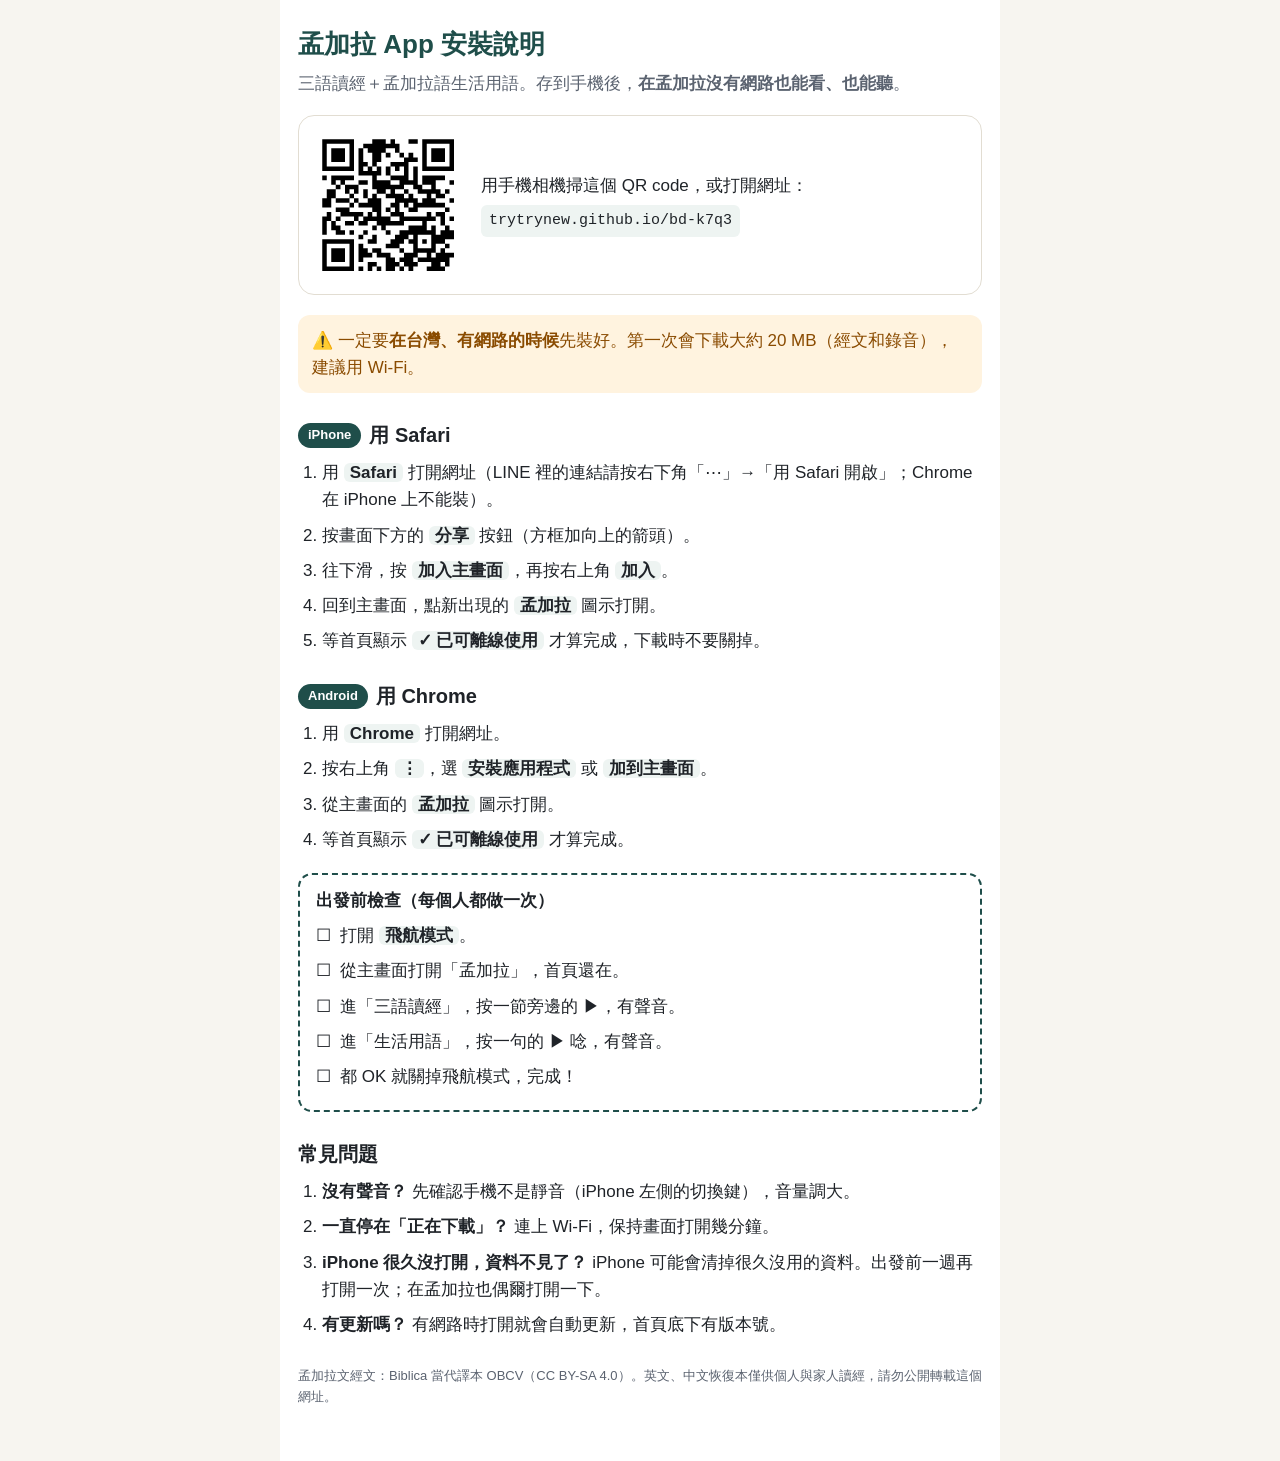
<file: install.html>
<!DOCTYPE html>
<html lang="zh-Hant">
<head>
<meta charset="utf-8">
<meta name="viewport" content="width=device-width,initial-scale=1,viewport-fit=cover">
<title>安裝說明：孟加拉 App</title>
<link rel="icon" href="icons/icon-192.png">
<style>
:root{--ink:#1f2328;--mute:#5b6370;--line:#e2ddd2;--acc:#1f4e4a;--soft:#eef4f2;--warn:#8a4b00;--warnbg:#fff3df}
*{box-sizing:border-box}
body{margin:0;background:#f7f5f0;color:var(--ink);font-family:-apple-system,BlinkMacSystemFont,"PingFang TC","Noto Sans TC",sans-serif;line-height:1.6;font-size:17px}
main{max-width:720px;margin:0 auto;padding:24px 18px 40px;background:#fff;min-height:100vh}
h1{font-size:26px;margin:0 0 4px;color:var(--acc)}
.lead{color:var(--mute);margin:0 0 18px}
.qr{display:flex;gap:18px;align-items:center;border:1px solid var(--line);border-radius:16px;padding:14px;margin:0 0 20px}
.qr img{width:150px;height:150px;flex:none}
.qr .url{font-size:15px;word-break:break-all;font-family:ui-monospace,Menlo,monospace;background:var(--soft);padding:4px 8px;border-radius:6px;display:inline-block;margin-top:6px}
h2{font-size:20px;margin:26px 0 8px;display:flex;align-items:center;gap:8px}
h2 .tag{font-size:13px;background:var(--acc);color:#fff;border-radius:999px;padding:2px 10px;font-weight:600}
ol{padding-left:24px;margin:0}
li{margin:8px 0}
b.k{background:var(--soft);border-radius:6px;padding:0 6px;font-weight:600}
.warn{background:var(--warnbg);color:var(--warn);border-radius:12px;padding:12px 14px;margin:18px 0}
.check{border:2px dashed var(--acc);border-radius:14px;padding:12px 16px;margin:20px 0}
.check li{list-style:"☐  "}
.foot{color:var(--mute);font-size:13px;margin-top:28px}
@media print{body{background:#fff;font-size:14px}main{padding:0}.qr img{width:120px;height:120px}h2{break-after:avoid}}
</style>
</head>
<body>
<main>
  <h1>孟加拉 App 安裝說明</h1>
  <p class="lead">三語讀經＋孟加拉語生活用語。存到手機後，<b>在孟加拉沒有網路也能看、也能聽</b>。</p>

  <div class="qr">
    <img src="qr-app.png" alt="App 網址的 QR code">
    <div>用手機相機掃這個 QR code，或打開網址：<br><span class="url">trytrynew.github.io/bd-k7q3</span></div>
  </div>

  <div class="warn">⚠️ 一定要<b>在台灣、有網路的時候</b>先裝好。第一次會下載大約 20 MB（經文和錄音），建議用 Wi-Fi。</div>

  <h2><span class="tag">iPhone</span> 用 Safari</h2>
  <ol>
    <li>用 <b class="k">Safari</b> 打開網址（LINE 裡的連結請按右下角「⋯」→「用 Safari 開啟」；Chrome 在 iPhone 上不能裝）。</li>
    <li>按畫面下方的 <b class="k">分享</b> 按鈕（方框加向上的箭頭）。</li>
    <li>往下滑，按 <b class="k">加入主畫面</b>，再按右上角 <b class="k">加入</b>。</li>
    <li>回到主畫面，點新出現的 <b class="k">孟加拉</b> 圖示打開。</li>
    <li>等首頁顯示 <b class="k">✓ 已可離線使用</b> 才算完成，下載時不要關掉。</li>
  </ol>

  <h2><span class="tag">Android</span> 用 Chrome</h2>
  <ol>
    <li>用 <b class="k">Chrome</b> 打開網址。</li>
    <li>按右上角 <b class="k">⋮</b>，選 <b class="k">安裝應用程式</b> 或 <b class="k">加到主畫面</b>。</li>
    <li>從主畫面的 <b class="k">孟加拉</b> 圖示打開。</li>
    <li>等首頁顯示 <b class="k">✓ 已可離線使用</b> 才算完成。</li>
  </ol>

  <div class="check">
    <b>出發前檢查（每個人都做一次）</b>
    <ol>
      <li>打開 <b class="k">飛航模式</b>。</li>
      <li>從主畫面打開「孟加拉」，首頁還在。</li>
      <li>進「三語讀經」，按一節旁邊的 ▶，有聲音。</li>
      <li>進「生活用語」，按一句的 ▶ 唸，有聲音。</li>
      <li>都 OK 就關掉飛航模式，完成！</li>
    </ol>
  </div>

  <h2>常見問題</h2>
  <ol>
    <li><b>沒有聲音？</b> 先確認手機不是靜音（iPhone 左側的切換鍵），音量調大。</li>
    <li><b>一直停在「正在下載」？</b> 連上 Wi-Fi，保持畫面打開幾分鐘。</li>
    <li><b>iPhone 很久沒打開，資料不見了？</b> iPhone 可能會清掉很久沒用的資料。出發前一週再打開一次；在孟加拉也偶爾打開一下。</li>
    <li><b>有更新嗎？</b> 有網路時打開就會自動更新，首頁底下有版本號。</li>
  </ol>

  <p class="foot">孟加拉文經文：Biblica 當代譯本 OBCV（CC BY-SA 4.0）。英文、中文恢復本僅供個人與家人讀經，請勿公開轉載這個網址。</p>
</main>
</body>
</html>
</file>
<file: fonts/fonts.css>
@font-face{font-family:'Noto Sans Bengali';font-style:normal;font-weight:400;font-display:swap;src:url(noto-sans-bengali-bengali-400-normal.woff2) format('woff2')}
@font-face{font-family:'Noto Sans Bengali';font-style:normal;font-weight:600;font-display:swap;src:url(noto-sans-bengali-bengali-600-normal.woff2) format('woff2')}
@font-face{font-family:'Barlow Condensed';font-style:normal;font-weight:600;font-display:swap;src:url(barlow-condensed-latin-600-normal.woff2) format('woff2')}
@font-face{font-family:'Barlow Condensed';font-style:normal;font-weight:700;font-display:swap;src:url(barlow-condensed-latin-700-normal.woff2) format('woff2')}
@font-face{font-family:'Source Serif 4';font-style:normal;font-weight:400;font-display:swap;src:url(source-serif-4-latin-400-normal.woff2) format('woff2')}
@font-face{font-family:'Source Serif 4';font-style:normal;font-weight:600;font-display:swap;src:url(source-serif-4-latin-600-normal.woff2) format('woff2')}
@font-face{font-family:'Source Serif 4';font-style:italic;font-weight:400;font-display:swap;src:url(source-serif-4-latin-400-italic.woff2) format('woff2')}
</file>
